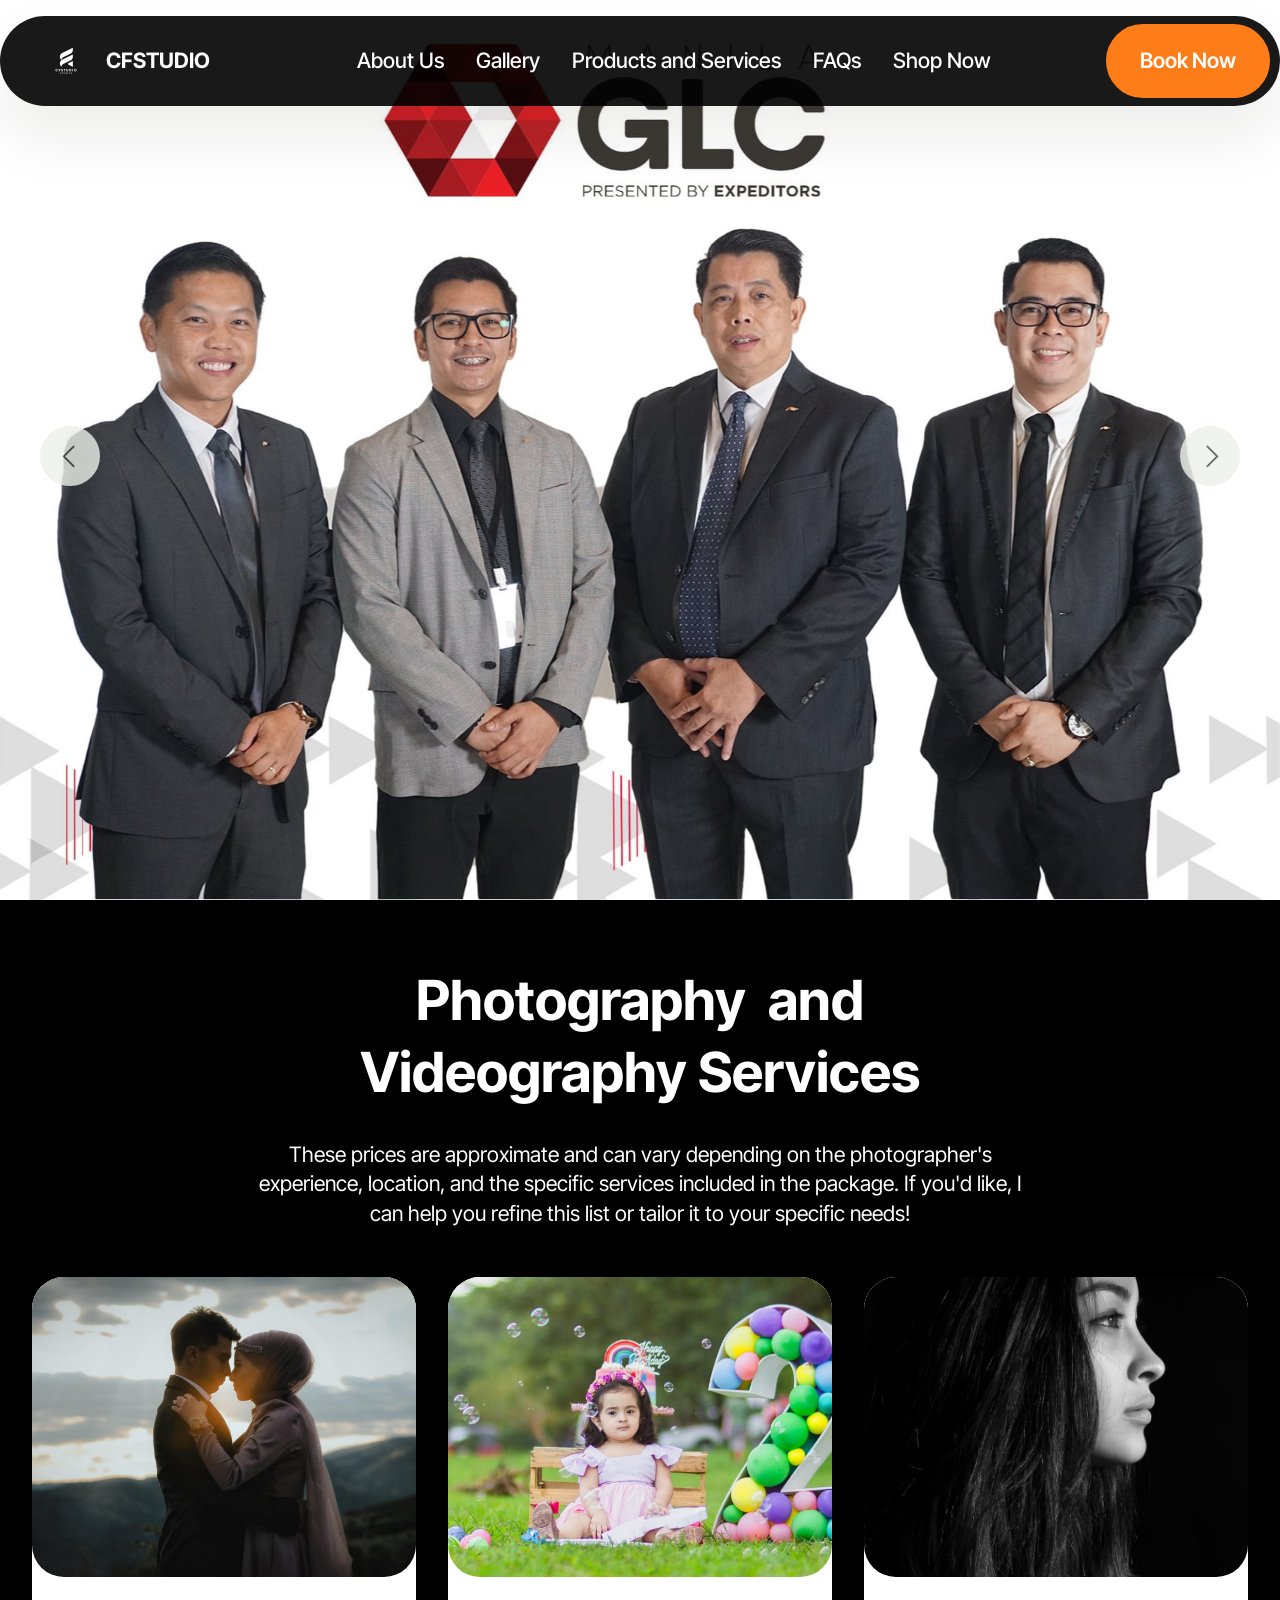
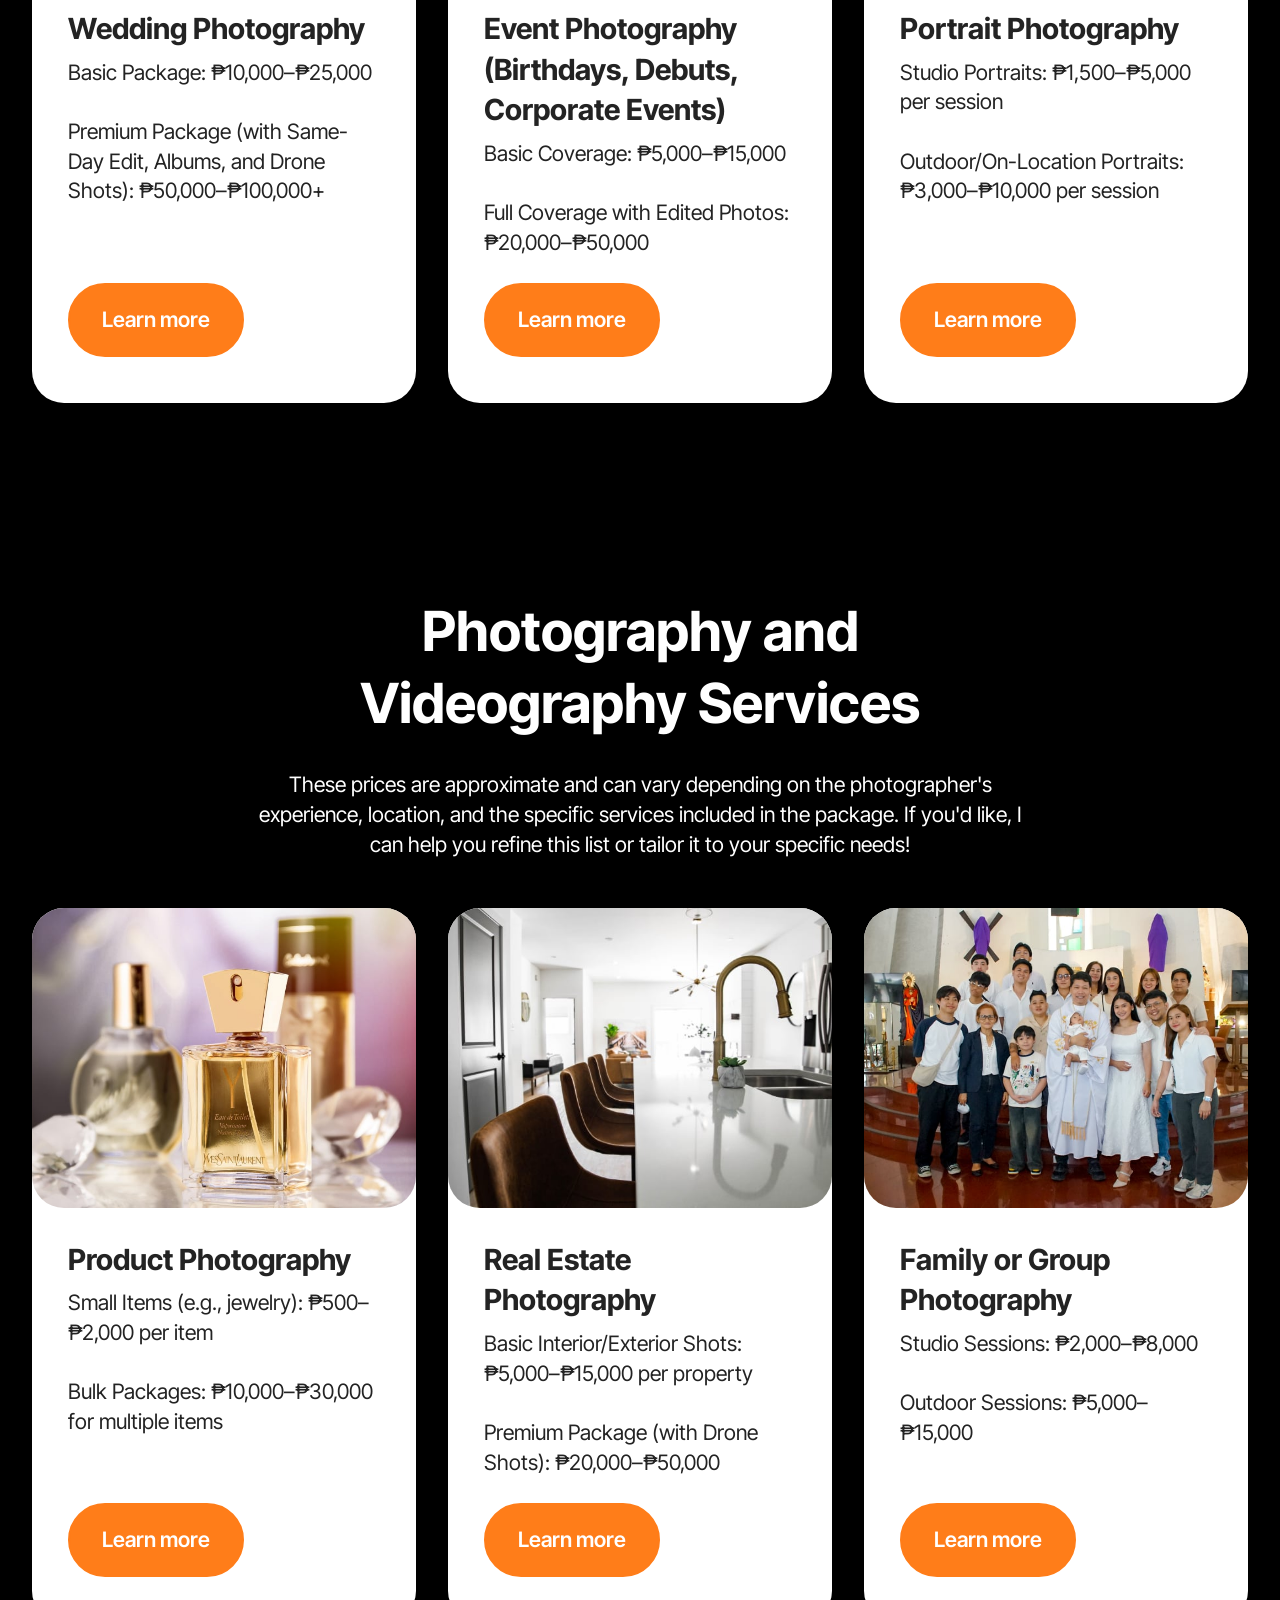
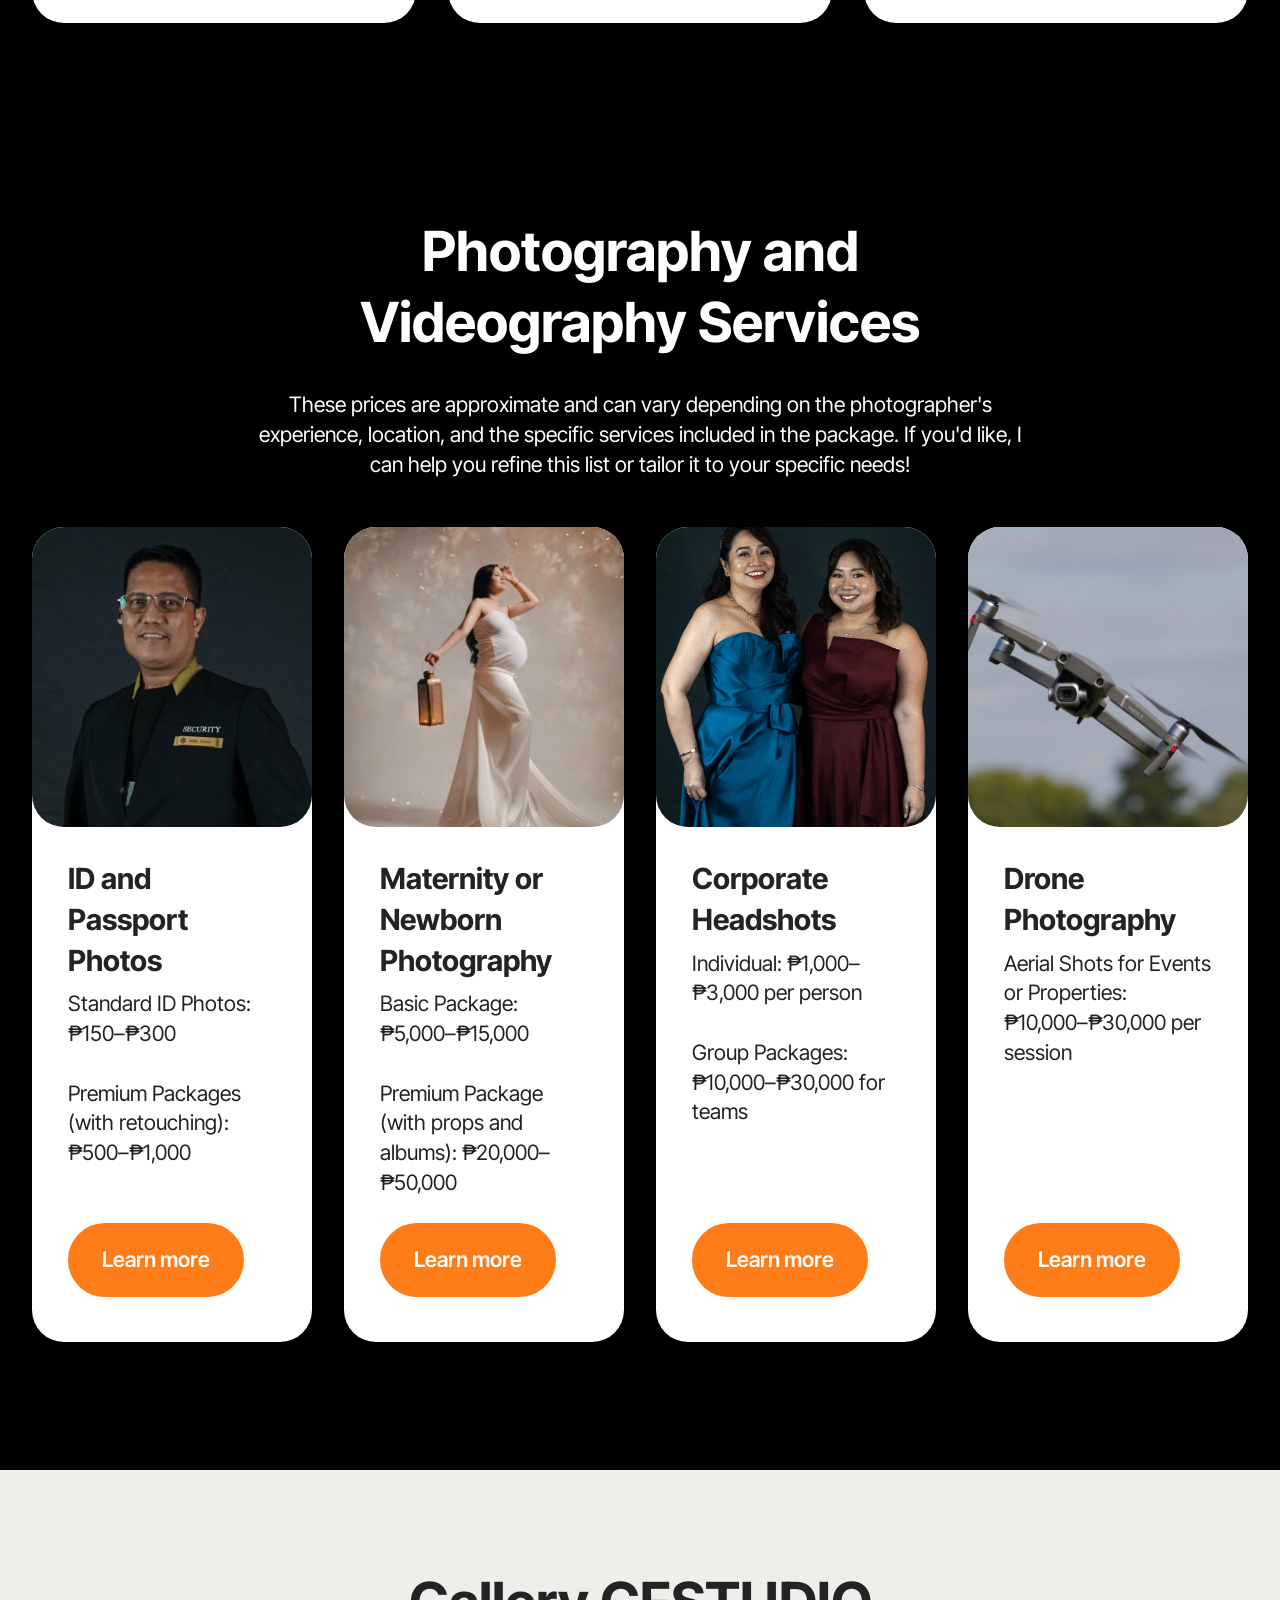
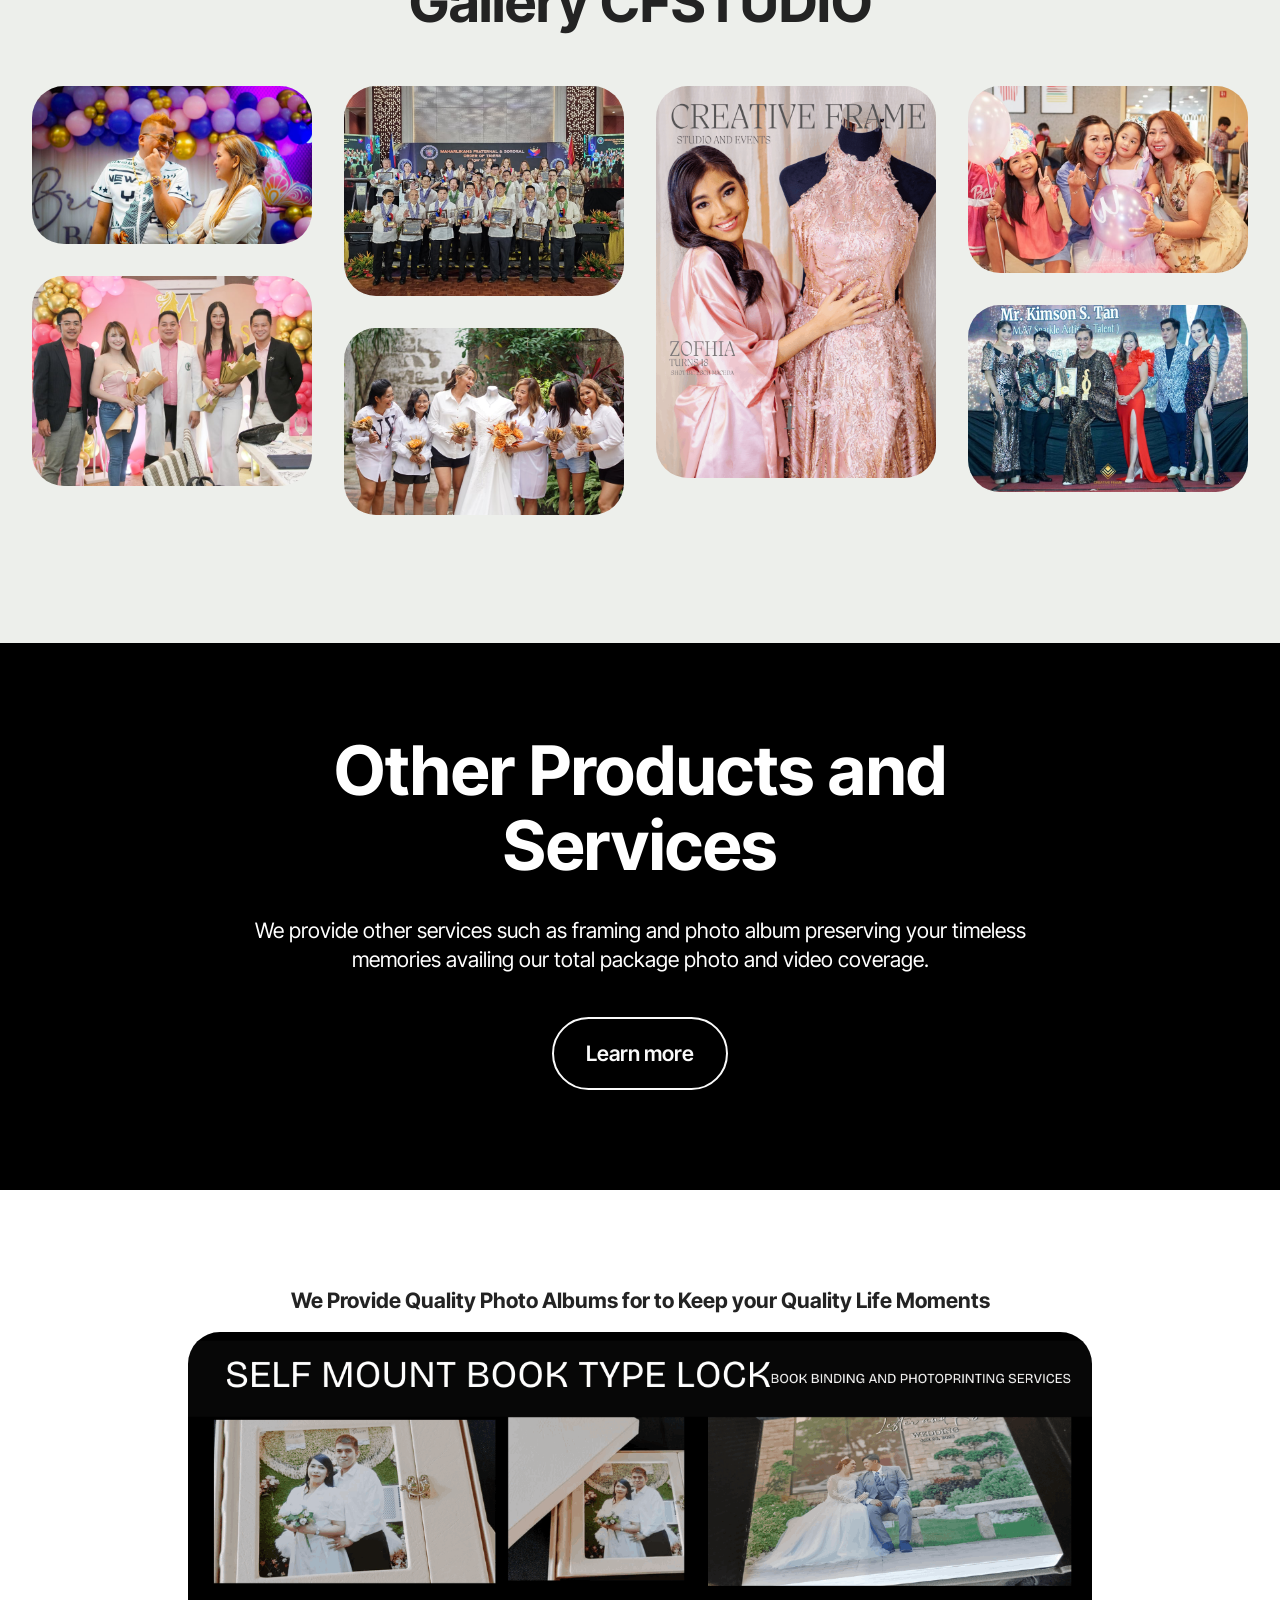
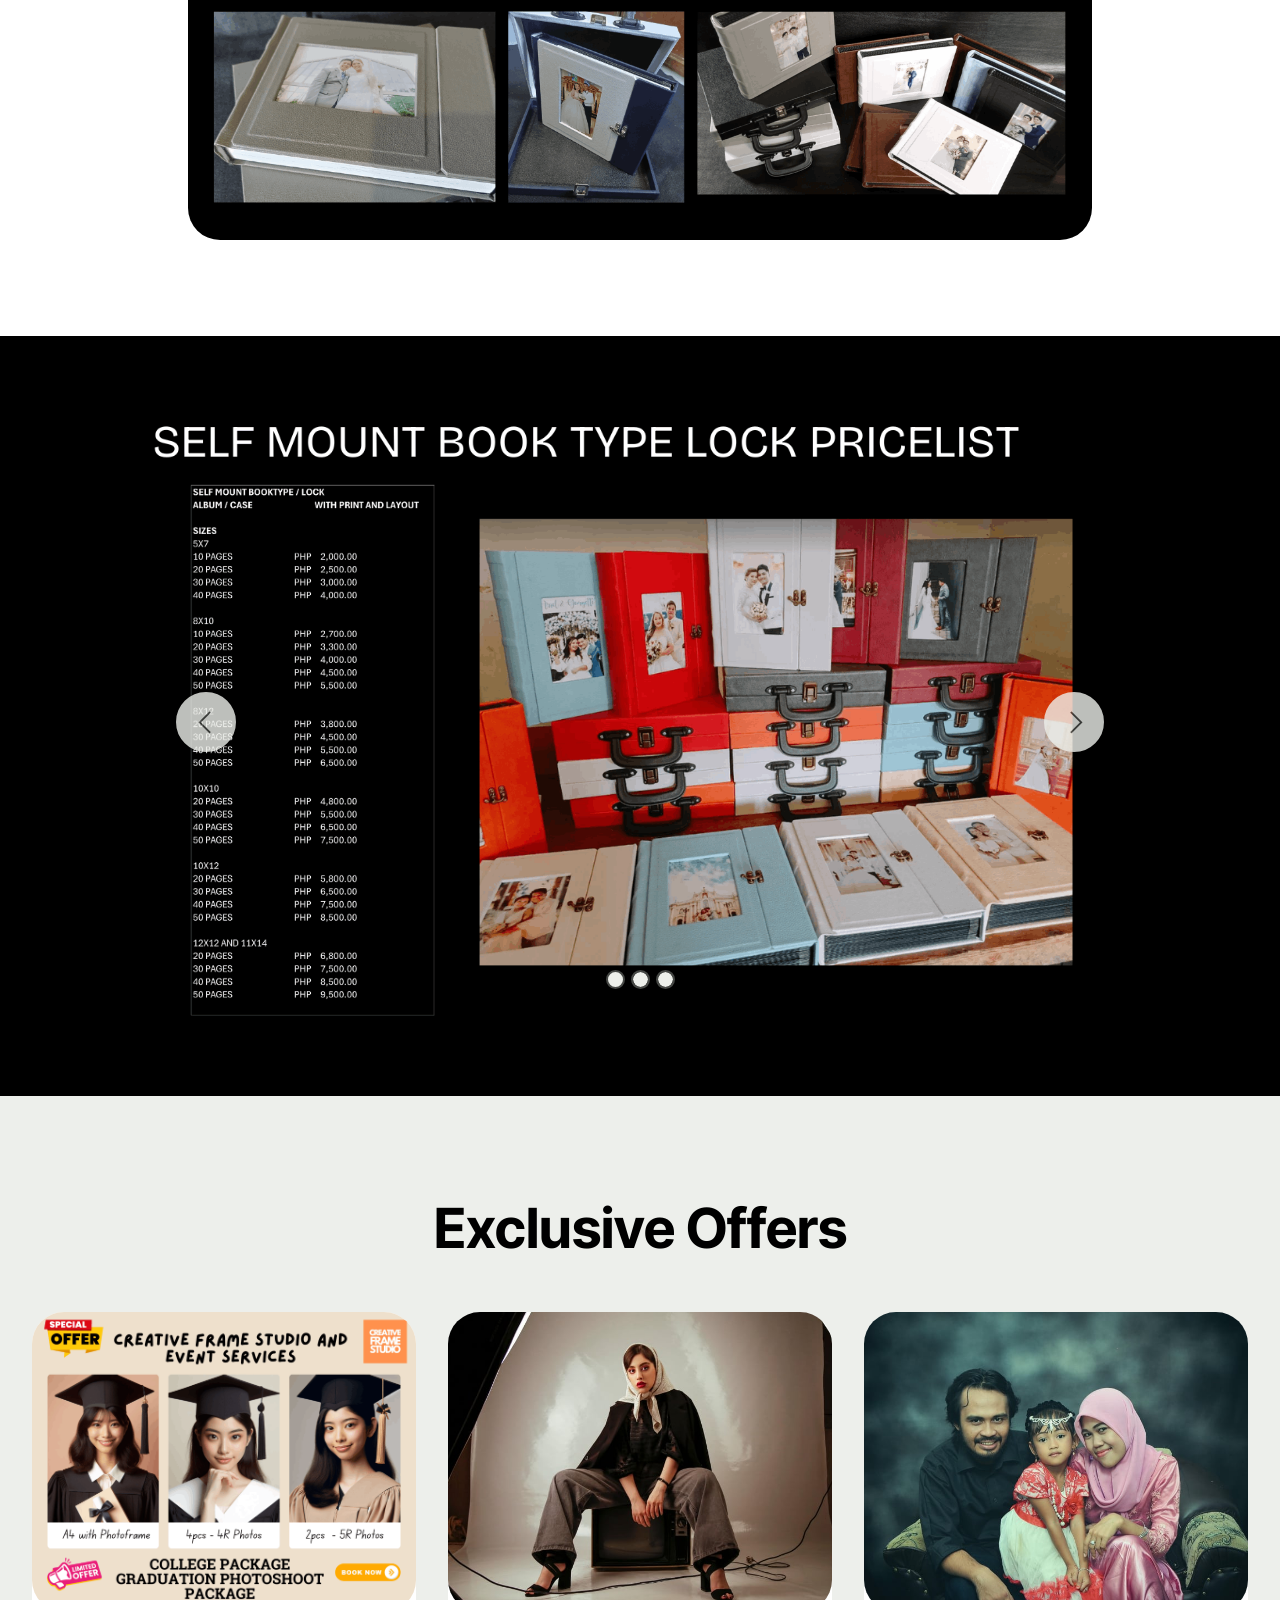
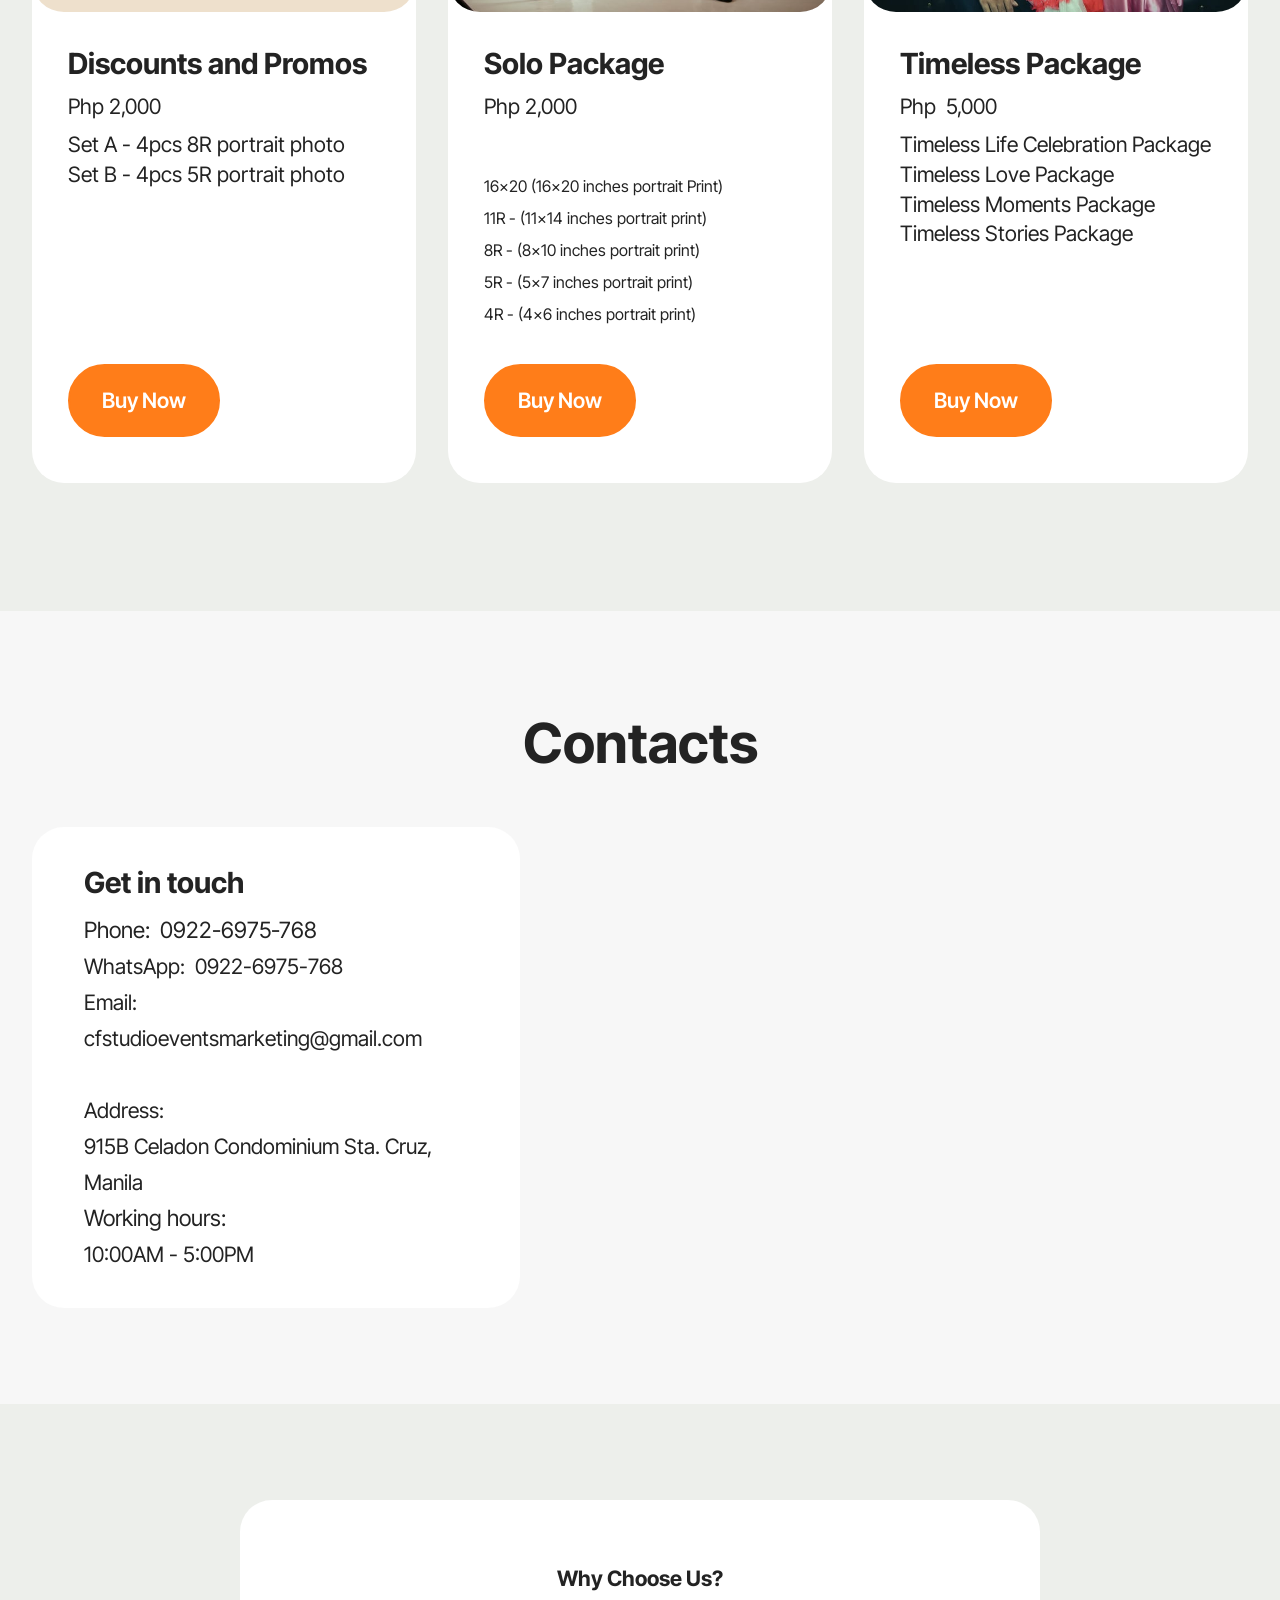
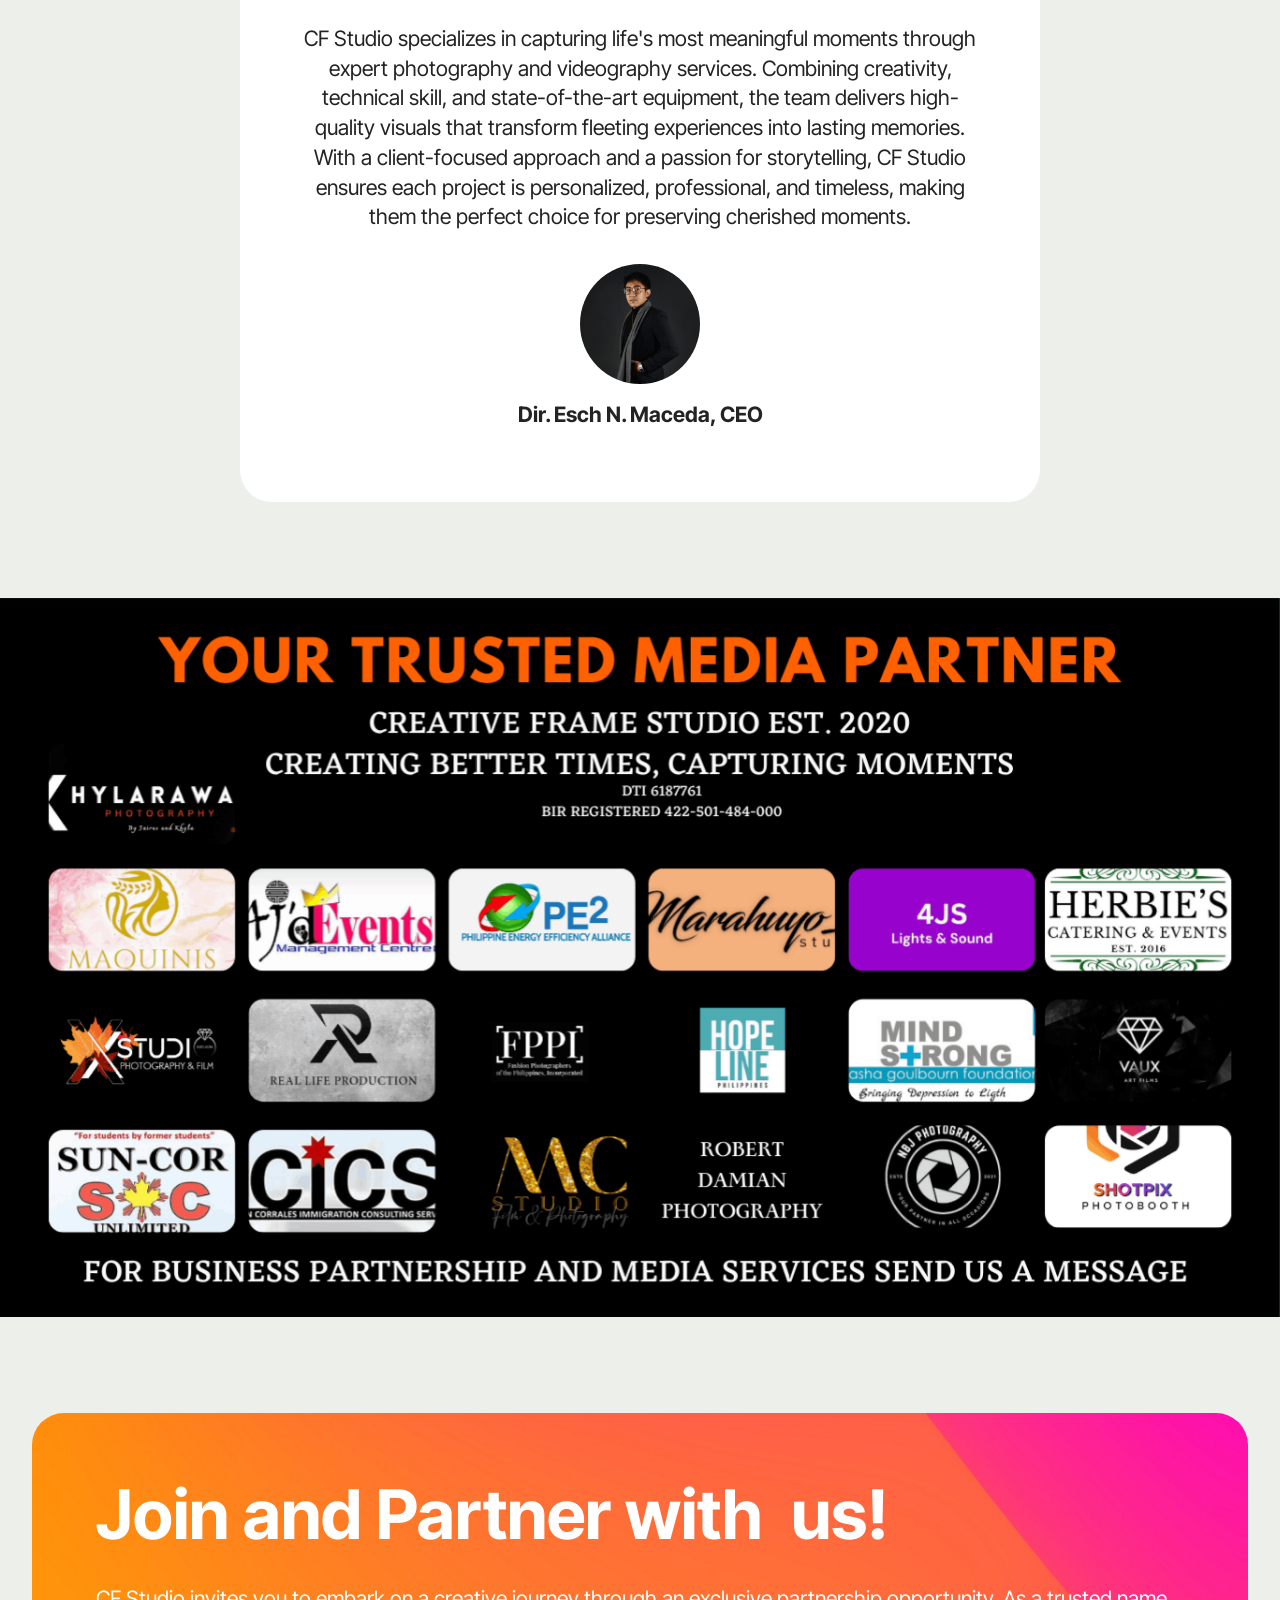
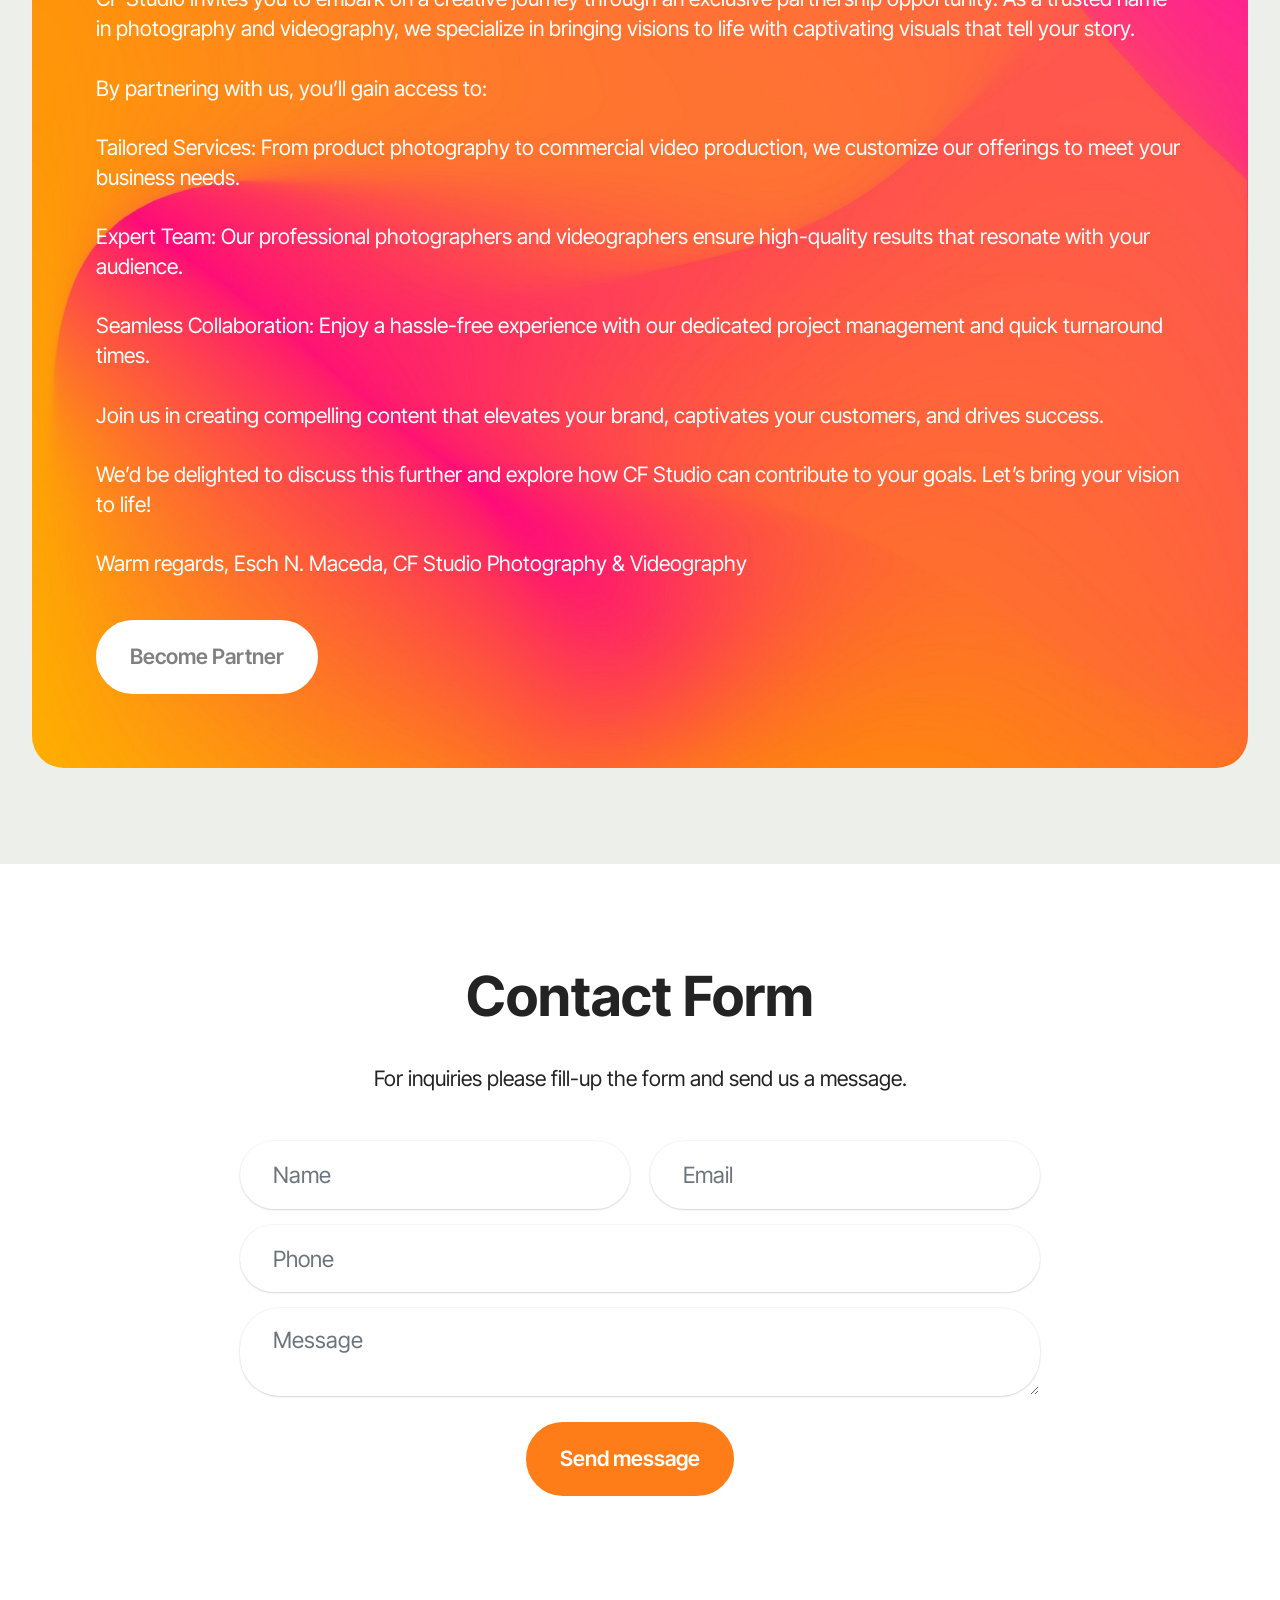
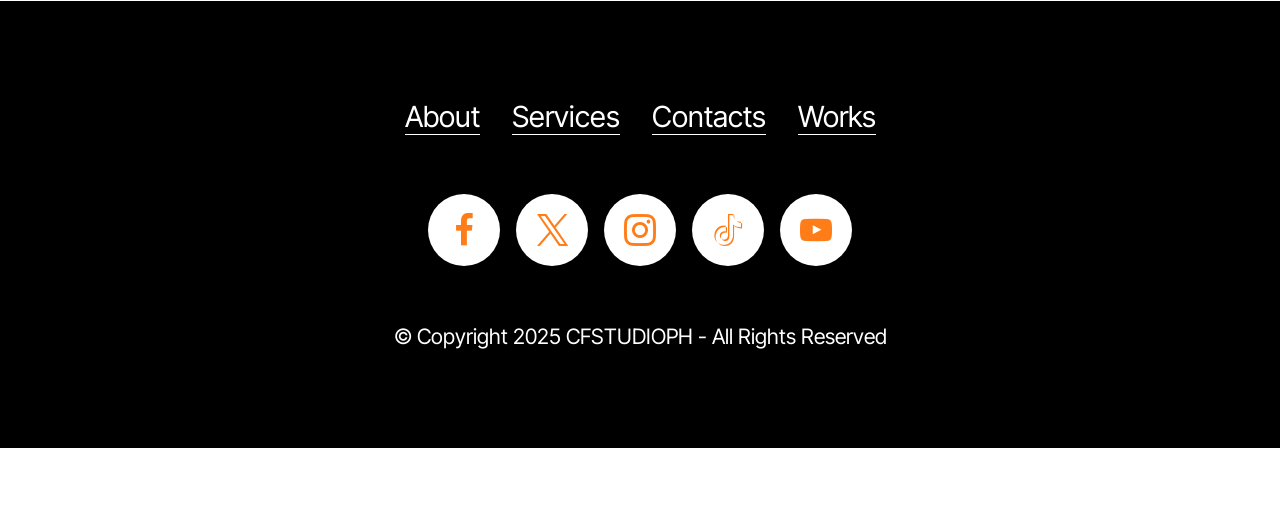
<file: index.html>
<!DOCTYPE html>
<html  >
<head>
  <!-- Site made with Mobirise Website Builder v6.0.1, https://mobirise.com -->
  <meta charset="UTF-8">
  <meta http-equiv="X-UA-Compatible" content="IE=edge">
  <meta name="generator" content="Mobirise v6.0.1, mobirise.com">
  <meta name="viewport" content="width=device-width, initial-scale=1, minimum-scale=1">
  <link rel="shortcut icon" href="assets/images/2.png-96x96.png" type="image/x-icon">
  <meta name="description" content="">
  
  
  <title>Home</title>
  <link rel="stylesheet" href="assets/web/assets/mobirise-icons2/mobirise2.css">
  <link rel="stylesheet" href="assets/bootstrap/css/bootstrap.min.css">
  <link rel="stylesheet" href="assets/bootstrap/css/bootstrap-grid.min.css">
  <link rel="stylesheet" href="assets/bootstrap/css/bootstrap-reboot.min.css">
  <link rel="stylesheet" href="assets/animatecss/animate.css">
  <link rel="stylesheet" href="assets/dropdown/css/style.css">
  <link rel="stylesheet" href="assets/socicon/css/styles.css">
  <link rel="stylesheet" href="assets/theme/css/style.css">
  <link rel="stylesheet" href="assets/gallery/style.css">
  <link rel="preload" href="https://fonts.googleapis.com/css?family=Inter+Tight:100,200,300,400,500,600,700,800,900,100i,200i,300i,400i,500i,600i,700i,800i,900i&display=swap" as="style" onload="this.onload=null;this.rel='stylesheet'">
  <noscript><link rel="stylesheet" href="https://fonts.googleapis.com/css?family=Inter+Tight:100,200,300,400,500,600,700,800,900,100i,200i,300i,400i,500i,600i,700i,800i,900i&display=swap"></noscript>
  <link rel="preload" as="style" href="assets/mobirise/css/mbr-additional.css?v=bP3Unp"><link rel="stylesheet" href="assets/mobirise/css/mbr-additional.css?v=bP3Unp" type="text/css">

  
  
  
</head>
<body>
  
  <section data-bs-version="5.1" class="menu menu2 cid-tJS6tZXiPa" once="menu" id="menu02-0">
	

	<nav class="navbar navbar-dropdown navbar-fixed-top navbar-expand-lg">
		<div class="container">
			<div class="navbar-brand">
				<span class="navbar-logo">
					
						<img src="assets/images/2.png-96x96.png" alt="cfstudioph official logo" style="height: 3rem;">
					
				</span>
				<span class="navbar-caption-wrap"><a class="navbar-caption text-white text-primary display-4" href="index.html">CFSTUDIO</a></span>
			</div>
			<button class="navbar-toggler" type="button" data-toggle="collapse" data-bs-toggle="collapse" data-target="#navbarSupportedContent" data-bs-target="#navbarSupportedContent" aria-controls="navbarNavAltMarkup" aria-expanded="false" aria-label="Toggle navigation">
				<div class="hamburger">
					<span></span>
					<span></span>
					<span></span>
					<span></span>
				</div>
			</button>
			<div class="collapse navbar-collapse" id="navbarSupportedContent">
				<ul class="navbar-nav nav-dropdown" data-app-modern-menu="true"><li class="nav-item">
						<a class="nav-link link text-danger text-primary display-4" href="index.html#people06-21">About Us</a>
					</li>
					<li class="nav-item">
						<a class="nav-link link text-danger text-primary display-4" href="gallery.html" aria-expanded="false">Gallery</a>
					</li>
					<li class="nav-item">
						<a class="nav-link link text-danger text-primary display-4" href="index.html#features04-1y">Products and Services</a>
					</li><li class="nav-item"><a class="nav-link link text-danger text-primary display-4" href="index.html#header15-25">FAQs</a></li><li class="nav-item"><a class="nav-link link text-danger text-primary display-4" href="index.html#pricing02-23">Shop Now</a></li></ul>
				
				<div class="navbar-buttons mbr-section-btn"><a class="btn btn-primary display-4" href="index.html#form02-6">Book Now</a></div>
			</div>
		</div>
	</nav>
</section>

<section data-bs-version="5.1" class="slider3 cid-uIcB20em6r mbr-fullscreen" id="slider03-22">
    
    <div class="carousel slide carousel-fade" id="v6DRSwnmK5" data-ride="carousel" data-bs-ride="carousel" data-interval="3000" data-bs-interval="3000">
        <ol class="carousel-indicators">
            <li data-slide-to="0" data-bs-slide-to="0" class="active" data-target="#v6DRSwnmK5" data-bs-target="#v6DRSwnmK5"></li><li data-slide-to="1" data-bs-slide-to="1" class="" data-target="#v6DRSwnmK5" data-bs-target="#v6DRSwnmK5"></li><li data-slide-to="2" data-bs-slide-to="2" class="" data-target="#v6DRSwnmK5" data-bs-target="#v6DRSwnmK5"></li><li data-slide-to="3" data-bs-slide-to="3" class="" data-target="#v6DRSwnmK5" data-bs-target="#v6DRSwnmK5"></li><li data-slide-to="4" data-bs-slide-to="4" class="" data-target="#v6DRSwnmK5" data-bs-target="#v6DRSwnmK5"></li>
            
            
        </ol>
        <div class="carousel-inner">
            
            <div class="carousel-item slider-image item active">
                <div class="item-wrapper">
                    <img class="d-block w-100" src="assets/images/dsc02268-2.jpg-1980x1320.jpg" alt="cfstudio wedding" data-slide-to="0" data-bs-slide-to="0">
                    
                    
                </div>
            </div><div class="carousel-item slider-image item">
                <div class="item-wrapper">
                    <img class="d-block w-100" src="assets/images/24.jpg-1800x1200.jpg" alt="Mobirise Website Builder" data-slide-to="1" data-bs-slide-to="1">
                    
                    
                </div>
            </div><div class="carousel-item slider-image item">
                <div class="item-wrapper">
                    <img class="d-block w-100" src="assets/images/charlene.jpg-1920x1080.jpeg" alt="cfstudio photography" data-slide-to="2" data-bs-slide-to="2">
                    
                    
                </div>
            </div><div class="carousel-item slider-image item">
                <div class="item-wrapper">
                    <img class="d-block w-100" src="assets/images/4.jpg-1980x825.jpg" alt="Mobirise Website Builder" data-slide-to="3" data-bs-slide-to="3">
                    
                    
                </div>
            </div><div class="carousel-item slider-image item">
                <div class="item-wrapper">
                    <img class="d-block w-100" src="assets/images/janeisha-debut.jpg-1920x1080.jpg" alt="cfstudio photography" data-slide-to="4" data-bs-slide-to="4">
                    
                    
                </div>
            </div>
            
        </div>
        <a class="carousel-control carousel-control-prev" role="button" data-slide="prev" data-bs-slide="prev" href="#v6DRSwnmK5">
            <span class="mobi-mbri mobi-mbri-arrow-prev" aria-hidden="true"></span>
            <span class="sr-only visually-hidden">Previous</span>
        </a>
        <a class="carousel-control carousel-control-next" role="button" data-slide="next" data-bs-slide="next" href="#v6DRSwnmK5">
            <span class="mobi-mbri mobi-mbri-arrow-next" aria-hidden="true"></span>
            <span class="sr-only visually-hidden">Next</span>
        </a>
    </div>
</section>

<section data-bs-version="5.1" class="features4 cid-tMlEXTHLbS" id="features04-w">
	
	
	<div class="container">
		<div class="row justify-content-center">
			<div class="col-12 content-head">
				<div class="mbr-section-head mb-5">
					<h4 class="mbr-section-title mbr-fonts-style align-center mb-0 display-2"><strong>Photography&nbsp; and Videography Services</strong></h4>
					<h5 class="mbr-section-subtitle mbr-fonts-style align-center mb-0 mt-4 display-7">These prices are approximate and can vary depending on the photographer's experience, location, and the specific services included in the package. If you'd like, I can help you refine this list or tailor it to your specific needs!</h5>
					
				</div>
			</div>
		</div>
		<div class="row">
			<div class="item features-image col-12 col-md-6 col-lg-4">
				<div class="item-wrapper">
					<div class="item-img">
						<img src="assets/images/mbr-1-816x544.jpg" alt="cfstudio photography">
					</div>
					<div class="item-content">
						<h5 class="item-title mbr-fonts-style display-5"><strong>Wedding Photography</strong></h5>
						
						<p class="mbr-text mbr-fonts-style display-7">Basic Package: ₱10,000–₱25,000<br><br>Premium Package (with Same-Day Edit, Albums, and Drone Shots): ₱50,000–₱100,000+</p>
						<div class="mbr-section-btn item-footer"><a href="page10.html" class="btn item-btn btn-primary display-7">Learn more</a></div>
					</div>

				</div>
			</div>
			<div class="item features-image col-12 col-md-6 col-lg-4">
				<div class="item-wrapper">
					<div class="item-img">
						<img src="assets/images/mbr-816x512.jpg" alt="cfstudio photography">
					</div>
					<div class="item-content">
						<h5 class="item-title mbr-fonts-style display-5"><strong>Event Photography (Birthdays, Debuts, Corporate Events)</strong></h5>
						
						<p class="mbr-text mbr-fonts-style display-7">Basic Coverage: ₱5,000–₱15,000<br><br>Full Coverage with Edited Photos: ₱20,000–₱50,000</p>
						<div class="mbr-section-btn item-footer"><a href="page10.html" class="btn item-btn btn-primary display-7">Learn more</a></div>
					</div>
				</div>
			</div>
			<div class="item features-image col-12 col-md-6 col-lg-4">
				<div class="item-wrapper">
					<div class="item-img">
						<img src="assets/images/mbr-816x1154.jpg" alt="cfstudio photography">
					</div>
					<div class="item-content">
						<h5 class="item-title mbr-fonts-style display-5"><strong>Portrait Photography</strong></h5>
						
						<p class="mbr-text mbr-fonts-style display-7">Studio Portraits: ₱1,500–₱5,000 per session<br><br>Outdoor/On-Location Portraits: ₱3,000–₱10,000 per session<br>
						</p>
						<div class="mbr-section-btn item-footer"><a href="page10.html" class="btn item-btn btn-primary display-7">Learn more</a></div>
					</div>
				</div>
			</div>
		</div>
	</div>
</section>

<section data-bs-version="5.1" class="features4 cid-uIa3EhTugC" id="features04-1y">
	
	
	<div class="container">
		<div class="row justify-content-center">
			<div class="col-12 content-head">
				<div class="mbr-section-head mb-5">
					<h4 class="mbr-section-title mbr-fonts-style align-center mb-0 display-2"><strong>Photography  and Videography Services</strong></h4>
					<h5 class="mbr-section-subtitle mbr-fonts-style align-center mb-0 mt-4 display-7">These prices are approximate and can vary depending on the photographer's experience, location, and the specific services included in the package. If you'd like, I can help you refine this list or tailor it to your specific needs!</h5>
					
				</div>
			</div>
		</div>
		<div class="row">
			<div class="item features-image col-12 col-md-6 col-lg-4">
				<div class="item-wrapper">
					<div class="item-img">
						<img src="assets/images/mbr-816x544.jpg" alt="cfstudioph">
					</div>
					<div class="item-content">
						<h5 class="item-title mbr-fonts-style display-5"><strong>Product Photography</strong></h5>
						
						<p class="mbr-text mbr-fonts-style display-7">Small Items (e.g., jewelry): ₱500–₱2,000 per item<br><br>Bulk Packages: ₱10,000–₱30,000 for multiple items</p>
						<div class="mbr-section-btn item-footer"><a href="page10.html" class="btn item-btn btn-primary display-7">Learn more</a></div>
					</div>

				</div>
			</div>
			<div class="item features-image col-12 col-md-6 col-lg-4">
				<div class="item-wrapper">
					<div class="item-img">
						<img src="assets/images/mbr-816x459.jpg" alt="cfstudio photography">
					</div>
					<div class="item-content">
						<h5 class="item-title mbr-fonts-style display-5"><strong>Real Estate Photography</strong></h5>
						
						<p class="mbr-text mbr-fonts-style display-7">Basic Interior/Exterior Shots: ₱5,000–₱15,000 per property<br><br>Premium Package (with Drone Shots): ₱20,000–₱50,000</p>
						<div class="mbr-section-btn item-footer"><a href="page10.html" class="btn item-btn btn-primary display-7">Learn more</a></div>
					</div>
				</div>
			</div>
			<div class="item features-image col-12 col-md-6 col-lg-4">
				<div class="item-wrapper">
					<div class="item-img">
						<img src="assets/images/dsc06325.jpg-816x544.jpg" alt="cfstudio family group photography">
					</div>
					<div class="item-content">
						<h5 class="item-title mbr-fonts-style display-5"><strong>Family or Group Photography</strong></h5>
						
						<p class="mbr-text mbr-fonts-style display-7">Studio Sessions: ₱2,000–₱8,000<br><br>Outdoor Sessions: ₱5,000–₱15,000<br>
						</p>
						<div class="mbr-section-btn item-footer"><a href="page10.html" class="btn item-btn btn-primary display-7">Learn more</a></div>
					</div>
				</div>
			</div>
		</div>
	</div>
</section>

<section data-bs-version="5.1" class="features4 cid-uIa3V3j1Fn" id="features04-1z">
	
	
	<div class="container">
		<div class="row justify-content-center">
			<div class="col-12 content-head">
				<div class="mbr-section-head mb-5">
					<h4 class="mbr-section-title mbr-fonts-style align-center mb-0 display-2"><strong>Photography  and Videography Services</strong></h4>
					<h5 class="mbr-section-subtitle mbr-fonts-style align-center mb-0 mt-4 display-7">These prices are approximate and can vary depending on the photographer's experience, location, and the specific services included in the package. If you'd like, I can help you refine this list or tailor it to your specific needs!</h5>
					
				</div>
			</div>
		</div>
		<div class="row">
			<div class="item features-image col-12 col-md-6 col-lg-3">
				<div class="item-wrapper">
					<div class="item-img">
						<img src="assets/images/dsc02306.jpg-596x894.jpeg" alt="ID and Passport Portrait">
					</div>
					<div class="item-content">
						<h5 class="item-title mbr-fonts-style display-5"><strong>ID and Passport Photos</strong></h5>
						
						<p class="mbr-text mbr-fonts-style display-7">Standard ID Photos: ₱150–₱300<br><br>Premium Packages (with retouching): ₱500–₱1,000</p>
						<div class="mbr-section-btn item-footer"><a href="page10.html" class="btn item-btn btn-primary display-7">Learn more</a></div>
					</div>

				</div>
			</div>
			<div class="item features-image col-12 col-md-6 col-lg-3">
				<div class="item-wrapper">
					<div class="item-img">
						<img src="assets/images/mbr-596x835.jpg" alt="Mobirise Website Builder">
					</div>
					<div class="item-content">
						<h5 class="item-title mbr-fonts-style display-5"><strong>Maternity or Newborn Photography</strong></h5>
						
						<p class="mbr-text mbr-fonts-style display-7">Basic Package: ₱5,000–₱15,000<br><br>Premium Package (with props and albums): ₱20,000–₱50,000</p>
						<div class="mbr-section-btn item-footer"><a href="page10.html" class="btn item-btn btn-primary display-7">Learn more</a></div>
					</div>
				</div>
			</div>
			<div class="item features-image col-12 col-md-6 col-lg-3">
				<div class="item-wrapper">
					<div class="item-img">
						<img src="assets/images/202.png-596x894.png" alt="cfstudio portrait">
					</div>
					<div class="item-content">
						<h5 class="item-title mbr-fonts-style display-5"><strong>Corporate Headshots</strong></h5>
						
						<p class="mbr-text mbr-fonts-style display-7">Individual: ₱1,000–₱3,000 per person<br><br>Group Packages: ₱10,000–₱30,000 for teams<br>
						</p>
						<div class="mbr-section-btn item-footer"><a href="page10.html" class="btn item-btn btn-primary display-7">Learn more</a></div>
					</div>
				</div>
			</div><div class="item features-image col-12 col-md-6 col-lg-3">
				<div class="item-wrapper">
					<div class="item-img">
						<img src="assets/images/mbr-1920x1277.jpg" alt="Mobirise Website Builder" data-slide-to="3" data-bs-slide-to="4">
					</div>
					<div class="item-content">
						<h5 class="item-title mbr-fonts-style display-5"><strong>Drone Photography</strong></h5>
						
						<p class="mbr-text mbr-fonts-style display-7">Aerial Shots for Events or Properties: ₱10,000–₱30,000 per session<br>
						</p>
						<div class="mbr-section-btn item-footer"><a href="page10.html" class="btn item-btn btn-primary display-7">Learn more</a></div>
					</div>
				</div>
			</div>
		</div>
	</div>
</section>

<section data-bs-version="5.1" class="gallery1 mbr-gallery cid-tMlDYtQ5fF" id="gallery02-v">
    

    
    

    <div class="container-fluid">
        <div class="row justify-content-center">
            <div class="col-12 content-head">
                <div class="mbr-section-head mb-5">
                    <h3 class="mbr-section-title mbr-fonts-style align-center m-0 display-2"><strong>Gallery CFSTUDIO</strong></h3>
                    
                </div>
            </div>
        </div>
        <div class="row mbr-gallery mbr-masonry" data-masonry="{&quot;percentPosition&quot;: true }">
            <div class="col-12 col-md-6 col-lg-3 item gallery-image">
                <div class="item-wrapper" data-toggle="modal" data-bs-toggle="modal" data-target="#v6DRSAH46v-modal" data-bs-target="#v6DRSAH46v-modal">
                    <img class="w-100" src="assets/images/dsc01506.jpg-838x472.jpg" alt="CFSTUDIO BIRTHDAY" data-slide-to="0" data-bs-slide-to="0" data-target="#lb-v6DRSAH46v" data-bs-target="#lb-v6DRSAH46v">
                    <div class="icon-wrapper">
                        <span class="mobi-mbri mobi-mbri-search mbr-iconfont mbr-iconfont-btn"></span>
                    </div>
                </div>
                
            </div>
            <div class="col-12 col-md-6 col-lg-3 item gallery-image">
                <div class="item-wrapper" data-toggle="modal" data-bs-toggle="modal" data-target="#v6DRSAH46v-modal" data-bs-target="#v6DRSAH46v-modal">
                    <img class="w-100" src="assets/images/20230910-2217100.jpg-838x629.jpg" alt="cfstudio corporate" data-slide-to="1" data-bs-slide-to="1" data-target="#lb-v6DRSAH46v" data-bs-target="#lb-v6DRSAH46v">
                    <div class="icon-wrapper">
                        <span class="mobi-mbri mobi-mbri-search mbr-iconfont mbr-iconfont-btn"></span>
                    </div>
                </div>
                
            </div>
            <div class="col-12 col-md-6 col-lg-3 item gallery-image">
                <div class="item-wrapper" data-toggle="modal" data-bs-toggle="modal" data-target="#v6DRSAH46v-modal" data-bs-target="#v6DRSAH46v-modal">
                    <img class="w-100" src="assets/images/debut-posters.png-838x1173.png" alt="Mobirise Website Builder" data-slide-to="2" data-bs-slide-to="2" data-target="#lb-v6DRSAH46v" data-bs-target="#lb-v6DRSAH46v">
                    <div class="icon-wrapper">
                        <span class="mobi-mbri mobi-mbri-search mbr-iconfont mbr-iconfont-btn"></span>
                    </div>
                </div>
                
            </div>
            <div class="col-12 col-md-6 col-lg-3 item gallery-image">
                <div class="item-wrapper" data-toggle="modal" data-bs-toggle="modal" data-target="#v6DRSAH46v-modal" data-bs-target="#v6DRSAH46v-modal">
                    <img class="w-100" src="assets/images/dsc06583.jpg-838x559.jpg" alt="cfstudio photography" data-slide-to="3" data-bs-slide-to="3" data-target="#lb-v6DRSAH46v" data-bs-target="#lb-v6DRSAH46v">
                    <div class="icon-wrapper">
                        <span class="mobi-mbri mobi-mbri-search mbr-iconfont mbr-iconfont-btn"></span>
                    </div>
                </div>
                
            </div>
            <div class="col-12 col-md-6 col-lg-3 item gallery-image">
                <div class="item-wrapper" data-toggle="modal" data-bs-toggle="modal" data-target="#v6DRSAH46v-modal" data-bs-target="#v6DRSAH46v-modal">
                    <img class="w-100" src="assets/images/img-7732.jpg-838x629.jpg" alt="cfstudio business opening" data-slide-to="4" data-bs-slide-to="4" data-target="#lb-v6DRSAH46v" data-bs-target="#lb-v6DRSAH46v">
                    <div class="icon-wrapper">
                        <span class="mobi-mbri mobi-mbri-search mbr-iconfont mbr-iconfont-btn"></span>
                    </div>
                </div>
                
            </div>
            <div class="col-12 col-md-6 col-lg-3 item gallery-image">
                <div class="item-wrapper" data-toggle="modal" data-bs-toggle="modal" data-target="#v6DRSAH46v-modal" data-bs-target="#v6DRSAH46v-modal">
                    <img class="w-100" src="assets/images/dsc06383.jpg-838x559.jpg" alt="cfstudio fashion" data-slide-to="5" data-bs-slide-to="5" data-target="#lb-v6DRSAH46v" data-bs-target="#lb-v6DRSAH46v">
                    <div class="icon-wrapper">
                        <span class="mobi-mbri mobi-mbri-search mbr-iconfont mbr-iconfont-btn"></span>
                    </div>
                </div>
                
            </div>
            <div class="col-12 col-md-6 col-lg-3 item gallery-image">
                <div class="item-wrapper" data-toggle="modal" data-bs-toggle="modal" data-target="#v6DRSAH46v-modal" data-bs-target="#v6DRSAH46v-modal">
                    <img class="w-100" src="assets/images/dsc08900.jpg-838x559.jpg" alt="cfstudio wedding" data-slide-to="6" data-bs-slide-to="6" data-target="#lb-v6DRSAH46v" data-bs-target="#lb-v6DRSAH46v">
                    <div class="icon-wrapper">
                        <span class="mobi-mbri mobi-mbri-search mbr-iconfont mbr-iconfont-btn"></span>
                    </div>
                </div>
                
            </div>
        </div>

        <div class="modal mbr-slider" tabindex="-1" role="dialog" aria-hidden="true" id="v6DRSAH46v-modal">
            <div class="modal-dialog" role="document">
                <div class="modal-content">
                    <div class="modal-body">
                        <div class="carousel slide" id="lb-v6DRSAH46v" data-interval="5000" data-bs-interval="5000">
                            <div class="carousel-inner">
                                <div class="carousel-item active">
                                    <img class="d-block w-100" src="assets/images/dsc01506.jpg-838x472.jpg" alt="Mobirise Website Builder">
                                </div>
                                <div class="carousel-item">
                                    <img class="d-block w-100" src="assets/images/20230910-2217100.jpg-838x629.jpg" alt="Mobirise Website Builder">
                                </div>
                                <div class="carousel-item">
                                    <img class="d-block w-100" src="assets/images/debut-posters.png-838x1173.png" alt="Mobirise Website Builder">
                                </div>
                                <div class="carousel-item">
                                    <img class="d-block w-100" src="assets/images/dsc06583.jpg-838x559.jpg" alt="Mobirise Website Builder">
                                </div>
                                <div class="carousel-item">
                                    <img class="d-block w-100" src="assets/images/img-7732.jpg-838x629.jpg" alt="Mobirise Website Builder">
                                </div>
                                <div class="carousel-item">
                                    <img class="d-block w-100" src="assets/images/dsc06383.jpg-838x559.jpg" alt="Mobirise Website Builder">
                                </div>
                                <div class="carousel-item">
                                    <img class="d-block w-100" src="assets/images/dsc08900.jpg-838x559.jpg" alt="Mobirise Website Builder">
                                </div>
                            </div>
                            <ol class="carousel-indicators">
                                <li data-slide-to="0" data-bs-slide-to="0" class="active" data-target="#lb-v6DRSAH46v" data-bs-target="#lb-v6DRSAH46v"></li>
                                <li data-slide-to="1" data-bs-slide-to="1" data-target="#lb-v6DRSAH46v" data-bs-target="#lb-v6DRSAH46v"></li>
                                <li data-slide-to="2" data-bs-slide-to="2" data-target="#lb-v6DRSAH46v" data-bs-target="#lb-v6DRSAH46v"></li>
                                <li data-slide-to="3" data-bs-slide-to="3" data-target="#lb-v6DRSAH46v" data-bs-target="#lb-v6DRSAH46v"></li>
                                <li data-slide-to="4" data-bs-slide-to="4" data-target="#lb-v6DRSAH46v" data-bs-target="#lb-v6DRSAH46v"></li>
                                <li data-slide-to="5" data-bs-slide-to="5" data-target="#lb-v6DRSAH46v" data-bs-target="#lb-v6DRSAH46v"></li>
                                <li data-slide-to="6" data-bs-slide-to="6" data-target="#lb-v6DRSAH46v" data-bs-target="#lb-v6DRSAH46v"></li>
                            </ol>
                            <a role="button" href="" class="close" data-dismiss="modal" data-bs-dismiss="modal" aria-label="Close">
                            </a>
                            <a class="carousel-control-prev carousel-control" role="button" data-slide="prev" data-bs-slide="prev" href="#lb-v6DRSAH46v">
                                <span class="mobi-mbri mobi-mbri-arrow-prev" aria-hidden="true"></span>
                                <span class="sr-only visually-hidden">Previous</span>
                            </a>
                            <a class="carousel-control-next carousel-control" role="button" data-slide="next" data-bs-slide="next" href="#lb-v6DRSAH46v">
                                <span class="mobi-mbri mobi-mbri-arrow-next" aria-hidden="true"></span>
                                <span class="sr-only visually-hidden">Next</span>
                            </a>
                        </div>
                    </div>
                </div>
            </div>
        </div>
    </div>
</section>

<section data-bs-version="5.1" class="header09 cid-tLAX5BnXkJ" id="header09-q">
	
	
	<div class="container">
		<div class="row">
			<div class="content-wrap col-12 col-md-8">
				<h1 class="mbr-section-title mbr-fonts-style mbr-white mb-4 display-1"><strong>Other Products and Services</strong></h1>
				
				<p class="mbr-fonts-style mbr-text mbr-white mb-4 display-7">
					We provide other services such as framing and photo album preserving your timeless memories availing our total package photo and video coverage.</p>
				<div class="mbr-section-btn"><a class="btn btn-white-outline display-7" href="page10.html#menu02-2e">Learn more</a></div>
			</div>
		</div>
	</div>
</section>

<section data-bs-version="5.1" class="image3 cid-uIksIKauAh" id="image03-26">
  

  
  

  <div class="container">
    <div class="row justify-content-center">
      <div class="col-12 col-lg-9">
        <h4 class="mbr-description mbr-fonts-style mb-3 align-center display-7">
          <strong>We Provide Quality Photo Albums for to Keep your Quality Life Moments</strong></h4>
        
        <div class="image-wrapper">
          <img class="w-100" src="assets/images/56.png-1366x768.png" alt="cfstudio photoalbum">
        </div>
      </div>
    </div>
  </div>
</section>

<section data-bs-version="5.1" class="slider05 cid-uIkt0VELh9" id="slider05-27">
    

    <div class="container">
        <div class="row justify-content-center">
            <div class="col-12 col-md-10">
                <div class="carousel slide" id="v6DRSDUjaV" data-interval="5000" data-bs-interval="5000">
                    <ol class="carousel-indicators">
                        <li data-slide-to="0" data-bs-slide-to="0" class="active" data-target="#v6DRSDUjaV" data-bs-target="#v6DRSDUjaV"></li>
                        <li data-slide-to="1" data-bs-slide-to="1" data-target="#v6DRSDUjaV" data-bs-target="#v6DRSDUjaV"></li>
                        <li data-slide-to="2" data-bs-slide-to="2" data-target="#v6DRSDUjaV" data-bs-target="#v6DRSDUjaV"></li>
                    </ol>
                    <div class="carousel-inner">
                        
                        <div class="carousel-item slider-image item active">
                            <div class="item-wrapper">
                                
                                <img class="d-block w-100" src="assets/images/57.png-1366x768.png" alt="cfstudio photo album services" data-slide-to="1" data-bs-slide-to="1">
                            </div>
                        </div>
                        <div class="carousel-item slider-image item">
                            <div class="item-wrapper">
                                
                                <img class="d-block w-100" src="assets/images/59.png-1366x768.png" alt="cfstudio photo album services" data-slide-to="1" data-bs-slide-to="1">
                            </div>
                        </div><div class="carousel-item slider-image item">
                            <div class="item-wrapper">
                                
                                <img class="d-block w-100" src="assets/images/58.png-1366x768.png" alt="cfstudio photo album services" data-slide-to="2" data-bs-slide-to="2">
                            </div>
                        </div>
                    </div>
                    <a class="carousel-control carousel-control-prev" role="button" data-slide="prev" data-bs-slide="prev" href="#v6DRSDUjaV">
                        <span class="mobi-mbri mobi-mbri-arrow-prev" aria-hidden="true"></span>
                        <span class="sr-only visually-hidden">Previous</span>
                    </a>
                    <a class="carousel-control carousel-control-next" role="button" data-slide="next" data-bs-slide="next" href="#v6DRSDUjaV">
                        <span class="mobi-mbri mobi-mbri-arrow-next" aria-hidden="true"></span>
                        <span class="sr-only visually-hidden">Next</span>
                    </a>
                </div>
            </div>
        </div>
    </div>
</section>

<section data-bs-version="5.1" class="pricing02 cid-uId8oNo7Uq" id="pricing02-23">
  
  
  <div class="container">
    <div class="row justify-content-center">
      <div class="col-12 content-head">
        <div class="mbr-section-head mb-5">
          <h4 class="mbr-section-title mbr-fonts-style align-center mb-0 display-2"><strong>Exclusive Offers</strong></h4>
          
          
        </div>
      </div>
    </div>
    <div class="row">
      <div class="item features-image col-12 col-md-6 col-lg-4">
        <div class="item-wrapper">
          <div class="item-img">
            <img src="assets/images/3.png-816x653.png" alt="cfstudio photography">
          </div>
          <div class="item-content">
            <h5 class="item-title mbr-fonts-style display-5">
              <strong>Discounts and Promos</strong></h5>
            <h6 class="item-subtitle mbr-fonts-style display-7">Php 2,000</h6>
            <p class="mbr-text mbr-fonts-style display-7">
              Set A - 4pcs 8R portrait photo<br>Set B - 4pcs 5R portrait photo</p>
            <div class="mbr-section-btn item-footer"><a href="https://www.facebook.com/cfstudioph" class="btn item-btn btn-primary display-7" target="_blank">Buy Now</a></div>
          </div>

        </div>
      </div>
      <div class="item features-image col-12 col-md-6 col-lg-4">
        <div class="item-wrapper">
          <div class="item-img">
            <img src="assets/images/mbr-2-816x544.jpg" alt="cfstudio photography">
          </div>
          <div class="item-content">
            <h5 class="item-title mbr-fonts-style display-5"><strong>Solo Package</strong></h5>
            <h6 class="item-subtitle mbr-fonts-style display-7">Php 2,000</h6>
            <p class="mbr-text mbr-fonts-style display-7"></p><p><br></p><p>16x20 (16x20 inches portrait Print)</p><p>11R - (11x14 inches portrait print)</p><p>8R - (8x10 inches portrait print)</p><p>5R - (5x7 inches portrait print)</p><p>4R - (4x6 inches portrait print)</p><p></p>
            <div class="mbr-section-btn item-footer"><a href="https://www.facebook.com/cfstudioph" class="btn item-btn btn-primary display-7" target="_blank">Buy Now</a></div>
          </div>
        </div>
      </div>
      <div class="item features-image col-12 col-md-6 col-lg-4">
        <div class="item-wrapper">
          <div class="item-img">
            <img src="assets/images/mbr-816x541.jpg" alt="cfstudio photography">
          </div>
          <div class="item-content">
            <h5 class="item-title mbr-fonts-style display-5"><strong>Timeless Package</strong></h5>
            <h6 class="item-subtitle mbr-fonts-style display-7">Php&nbsp; 5,000</h6>
            <p class="mbr-text mbr-fonts-style display-7">Timeless Life Celebration Package<br>Timeless Love Package<br>Timeless Moments Package<br>Timeless Stories Package</p>
            <div class="mbr-section-btn item-footer"><a href="https://www.facebook.com/cfstudioph" class="btn item-btn btn-primary display-7" target="_blank">Buy Now</a></div>
          </div>
        </div>
      </div>
    </div>
  </div>
</section>

<section data-bs-version="5.1" class="contacts2 map1 cid-tLdYHD757A" id="contacts02-9">

    

    
    <div class="container">
        <div class="mbr-section-head mb-5">
            <h3 class="mbr-section-title mbr-fonts-style align-center mb-0 display-2">
                <strong>Contacts</strong>
            </h3>
            
        </div>
        <div class="row justify-content-center mt-4">
            <div class="card col-12 col-md-5">
                <div class="card-wrapper">
                    <div class="text-wrapper">
                        <h5 class="cardTitle mbr-fonts-style mb-2 display-5">
                        <strong>Get in touch</strong></h5>
                    <ul class="list mbr-fonts-style display-7">
                        <li class="mbr-text item-wrap"><span style="font-size: 1.4rem;">Phone:&nbsp; 0922-6975-768</span><br></li>
                        <li class="mbr-text item-wrap">WhatsApp:&nbsp; 0922-6975-768</li>
                        <li class="mbr-text item-wrap">Email: cfstudioeventsmarketing@gmail.com</li><li class="mbr-text item-wrap"><br></li>
                        <li class="mbr-text item-wrap">Address: </li><li class="mbr-text item-wrap">915B Celadon Condominium Sta. Cruz, Manila</li><li class="mbr-text item-wrap"><span style="font-size: 1.4rem;">Working hours:</span><br></li><li class="mbr-text item-wrap">10:00AM - 5:00PM</li>
                    </ul>
                    </div>
                </div>
            </div>
            <div class="map-wrapper col-12 col-md-7">
                <div class="google-map"><iframe frameborder="0" style="border:0" src="https://www.google.com/maps/embed?pb=!1m18!1m12!1m3!1d4795.62628245782!2d120.98387557596908!3d14.620143335868555!2m3!1f0!2f0!3f0!3m2!1i1024!2i768!4f13.1!3m3!1m2!1s0x3397b5e2b0f63aa9%3A0x3e790cd9062bad26!2sCeladon%20Park%20Condominium!5e1!3m2!1sen!2sus!4v1744467546871!5m2!1sen!2sus" allowfullscreen=""></iframe></div>
            </div>
        </div>
    </div>
</section>

<section data-bs-version="5.1" class="people06 cid-uIad4i7nbz" id="people06-21">   
    

    
    
    <div class="container">
        <div class="row justify-content-center">
            <div class="card col-12 col-md-12 col-lg-8">
                <div class="card-wrapper">
                    <div class="card-box align-center">
                        <p class="card-text mbr-fonts-style display-7"><strong>Why Choose Us?<br></strong><br>CF Studio specializes in capturing life's most meaningful moments through expert photography and videography services. Combining creativity, technical skill, and state-of-the-art equipment, the team delivers high-quality visuals that transform fleeting experiences into lasting memories. With a client-focused approach and a passion for storytelling, CF Studio ensures each project is personalized, professional, and timeless, making them the perfect choice for preserving cherished moments.</p>
                        <div class="img-wrapper mt-4 justify-content-center">
                            <img src="assets/images/dsc02259.png-1-240x360.png" alt="" data-slide-to="0" data-bs-slide-to="0">
                        </div>
                        <p class="card-title mbr-fonts-style mt-3 display-7">
                            <strong>Dir. Esch N. Maceda, CEO</strong></p>
                    </div>
                </div>
            </div>
        </div>
    </div>
</section>

<section data-bs-version="5.1" class="image03 cid-uIkuddjNV3" id="image04-29">
    

    <div class="image-block m-auto">
        <img src="assets/images/62.png-1366x768.png" alt="cfstudio photo album services">
        
    </div>
</section>

<section data-bs-version="5.1" class="header15 cid-uIkrRhoNmR" id="header15-25">
	

	
	
	<div class="container">
		<div class="row justify-content-center">
			<div class="card col-12 col-lg-12">
				<div class="card-wrapper wrap">
					<div class="card-box align-center">
						<h1 class="card-title mbr-fonts-style mb-4 display-1"><strong>Join and Partner with&nbsp; us!</strong></h1>
						<p class="mbr-text mbr-fonts-style mb-4 display-7">CF Studio invites you to embark on a creative journey through an exclusive partnership opportunity. As a trusted name in photography and videography, we specialize in bringing visions to life with captivating visuals that tell your story.<br><br>By partnering with us, you’ll gain access to:<br><br>Tailored Services: From product photography to commercial video production, we customize our offerings to meet your business needs.<br><br>Expert Team: Our professional photographers and videographers ensure high-quality results that resonate with your audience.<br><br>Seamless Collaboration: Enjoy a hassle-free experience with our dedicated project management and quick turnaround times.<br><br>Join us in creating compelling content that elevates your brand, captivates your customers, and drives success.<br><br>We’d be delighted to discuss this further and explore how CF Studio can contribute to your goals. Let’s bring your vision to life!<br><br>Warm regards, Esch N. Maceda, CF Studio Photography &amp; Videography</p>
						<div class="mbr-section-btn mt-4"><a class="btn btn-danger display-7" href="https://mobiri.se">Become Partner</a></div>
					</div>
				</div>
			</div>
		</div>
	</div>
</section>

<section data-bs-version="5.1" class="form5 cid-tJS9pBcTSa" id="form02-6">
    
    
    <div class="container">
        <div class="mbr-section-head mb-5">
            <h3 class="mbr-section-title mbr-fonts-style align-center mb-0 display-2">
                <strong>Contact Form</strong></h3>
            <h4 class="mbr-section-subtitle mbr-fonts-style align-center mb-0 mt-4 display-7">For inquiries please fill-up the form and send us a message.</h4>
        </div>
        <div class="row justify-content-center mt-4">
            <div class="col-lg-8 mx-auto mbr-form" data-form-type="formoid">
                <form action="https://mobirise.eu/" method="POST" class="mbr-form form-with-styler" data-form-title="Form Name"><input type="hidden" name="email" data-form-email="true" value="D9PZn3Jto3V+HSda535jpEBJp7zFlC4DsnYS1pfglmNzuDJ7YkZqb9prU0iv5eXSVHZdsM5zQwIUr4pAYQiFosdk7zUkNupCK5v90DL+RRJ3KZYj7kbTHCZRP/paxjpa">
                    <div class="row">
                        <div hidden="hidden" data-form-alert="" class="alert alert-success col-12">Thanks for filling out the form!</div>
                        <div hidden="hidden" data-form-alert-danger="" class="alert alert-danger col-12">
                            Oops...! some problem!
                        </div>
                    </div>
                    <div class="dragArea row">
                        <div class="col-md col-sm-12 form-group mb-3" data-for="name">
                            <input type="text" name="name" placeholder="Name" data-form-field="name" class="form-control" value="" id="name-form02-6">
                        </div>
                        <div class="col-md col-sm-12 form-group mb-3" data-for="email">
                            <input type="email" name="email" placeholder="Email" data-form-field="email" class="form-control" value="" id="email-form02-6">
                        </div>
                        <div class="col-12 form-group mb-3" data-for="phone">
                            <input type="tel" name="phone" placeholder="Phone" data-form-field="phone" class="form-control" value="" id="phone-form02-6">
                        </div>
                        <div class="col-12 form-group mb-3" data-for="textarea">
                            <textarea name="textarea" placeholder="Message" data-form-field="textarea" class="form-control" id="textarea-form02-6"></textarea>
                        </div>
                        <div class="col-lg-12 col-md-12 col-sm-12 align-center mbr-section-btn">
                            <button type="submit" class="btn btn-primary display-7">Send message</button>
                        </div>
                    </div>
                </form>
            </div>
        </div>
    </div>
</section>

<section data-bs-version="5.1" class="footer1 programm5 cid-tJS9NNcTLZ" once="footers" id="footer03-8">

        

    

    <div class="container">
        <div class="row">

            <div class="row-links mb-4">
                <ul class="header-menu">
                  
                  
                  
                  
                <li class="header-menu-item mbr-fonts-style display-5"><a href="index.html#header01-7" class="text-danger">About</a></li><li class="header-menu-item mbr-fonts-style display-5"><a href="index.html#features04-w" class="text-danger text-primary">Services</a></li><li class="header-menu-item mbr-fonts-style display-5"><a href="index.html#contacts02-9" class="text-danger">Contacts</a></li><li class="header-menu-item mbr-fonts-style display-5"><a href="index.html#gallery02-v" class="text-danger text-primary">Works</a></li></ul>
              </div>

            <div class="col-12">
                <div class="social-row">
                    <div class="soc-item">
                        <a href="https://fb.com/cfstudioph" target="_blank">
                            <span class="mbr-iconfont display-7 socicon-facebook socicon"></span>
                        </a>
                    </div>
                    <div class="soc-item">
                        <a href="https://mobiri.se/" target="_blank">
                            <span class="mbr-iconfont socicon-twitter socicon"></span>
                        </a>
                    </div>
                    <div class="soc-item">
                        <a href="https://mobiri.se/" target="_blank">
                            <span class="mbr-iconfont socicon-instagram socicon"></span>
                        </a>
                    </div>
                    <div class="soc-item">
                        <a href="https://mobiri.se/" target="_blank">
                            <span class="mbr-iconfont socicon-tiktok socicon"></span>
                        </a>
                    </div>
                    <div class="soc-item">
                        <a href="https://mobiri.se/" target="_blank">
                            <span class="mbr-iconfont socicon-youtube socicon"></span>
                        </a>
                    </div>
                </div>
            </div>
            <div class="col-12 mt-5">
                <p class="mbr-fonts-style copyright display-7">
                    © Copyright 2025 CFSTUDIOPH - All Rights Reserved
                </p>
            </div>
        </div>
    </div>
</section><section class="display-7" style="padding: 0;align-items: center;justify-content: center;flex-wrap: wrap;    align-content: center;display: flex;position: relative;height: 4rem;"><a href="https://mobiri.se/3782352" style="flex: 1 1;height: 4rem;position: absolute;width: 100%;z-index: 1;"><img alt="" style="height: 4rem;" src="[data-uri]"></a><p style="margin: 0;text-align: center;" class="display-7">&#8204;</p><a style="z-index:1" href="https://mobirise.com/html-builder.html">HTML Maker</a></section><script src="assets/bootstrap/js/bootstrap.bundle.min.js"></script>  <script src="assets/smoothscroll/smooth-scroll.js"></script>  <script src="assets/ytplayer/index.js"></script>  <script src="assets/dropdown/js/navbar-dropdown.js"></script>  <script src="assets/masonry/masonry.pkgd.min.js"></script>  <script src="assets/imagesloaded/imagesloaded.pkgd.min.js"></script>  <script src="assets/theme/js/script.js"></script>  <script src="assets/gallery/player.min.js"></script>  <script src="assets/gallery/script.js"></script>  <script src="assets/formoid/formoid.min.js"></script>  
  
  
 <div id="scrollToTop" class="scrollToTop mbr-arrow-up"><a style="text-align: center;"><i class="mbr-arrow-up-icon mbr-arrow-up-icon-cm cm-icon cm-icon-smallarrow-up"></i></a></div>
    <input name="animation" type="hidden">
  </body>
</html>
</file>
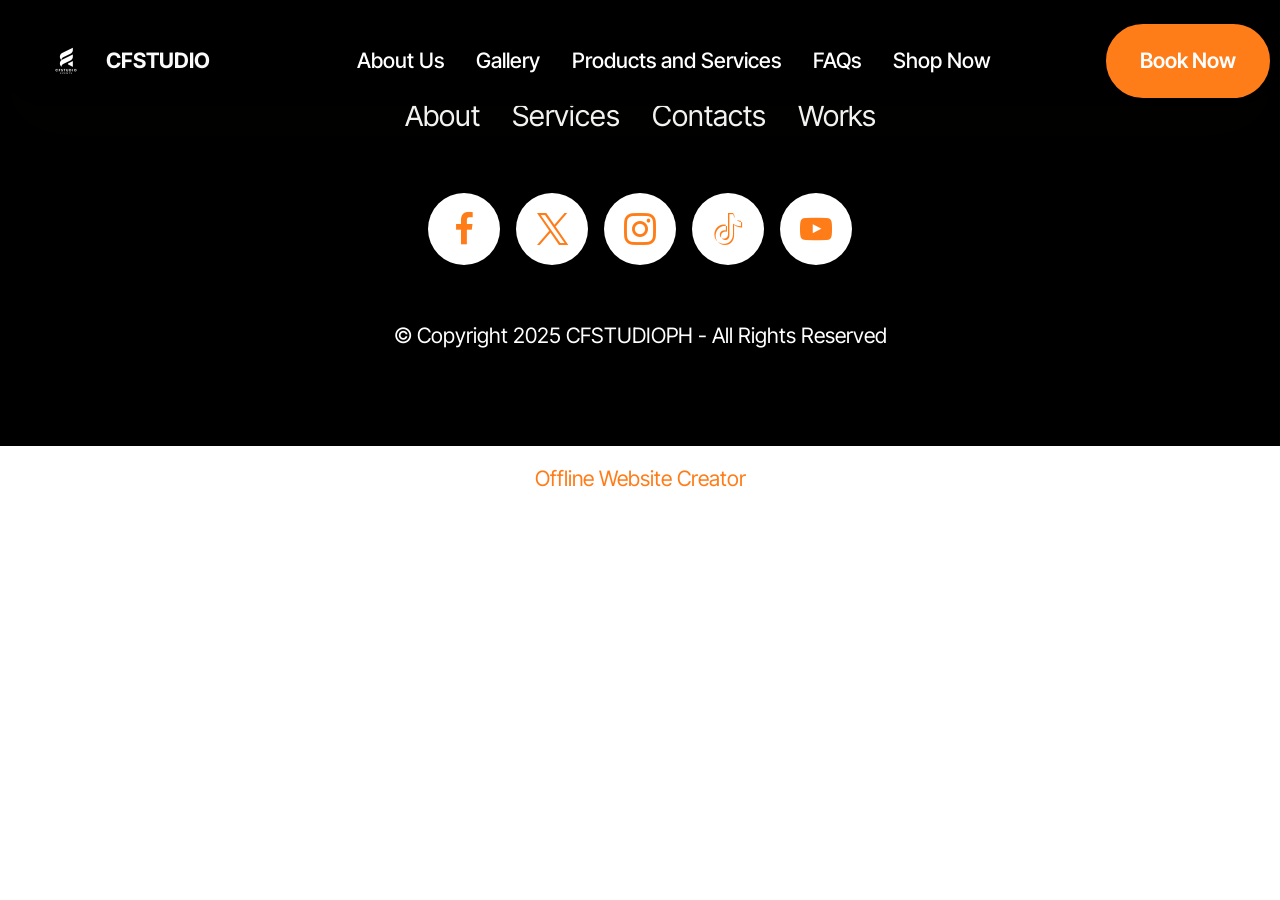
<file: aboutus.html>
<!DOCTYPE html>
<html  >
<head>
  <!-- Site made with Mobirise Website Builder v6.0.1, https://mobirise.com -->
  <meta charset="UTF-8">
  <meta http-equiv="X-UA-Compatible" content="IE=edge">
  <meta name="generator" content="Mobirise v6.0.1, mobirise.com">
  <meta name="viewport" content="width=device-width, initial-scale=1, minimum-scale=1">
  <link rel="shortcut icon" href="assets/images/2.png-96x96.png" type="image/x-icon">
  <meta name="description" content="">
  
  
  <title>About Us</title>
  <link rel="stylesheet" href="assets/web/assets/mobirise-icons2/mobirise2.css">
  <link rel="stylesheet" href="assets/bootstrap/css/bootstrap.min.css">
  <link rel="stylesheet" href="assets/bootstrap/css/bootstrap-grid.min.css">
  <link rel="stylesheet" href="assets/bootstrap/css/bootstrap-reboot.min.css">
  <link rel="stylesheet" href="assets/animatecss/animate.css">
  <link rel="stylesheet" href="assets/dropdown/css/style.css">
  <link rel="stylesheet" href="assets/socicon/css/styles.css">
  <link rel="stylesheet" href="assets/theme/css/style.css">
  <link rel="preload" href="https://fonts.googleapis.com/css?family=Inter+Tight:100,200,300,400,500,600,700,800,900,100i,200i,300i,400i,500i,600i,700i,800i,900i&display=swap" as="style" onload="this.onload=null;this.rel='stylesheet'">
  <noscript><link rel="stylesheet" href="https://fonts.googleapis.com/css?family=Inter+Tight:100,200,300,400,500,600,700,800,900,100i,200i,300i,400i,500i,600i,700i,800i,900i&display=swap"></noscript>
  <link rel="preload" as="style" href="assets/mobirise/css/mbr-additional.css?v=3GZAYI"><link rel="stylesheet" href="assets/mobirise/css/mbr-additional.css?v=3GZAYI" type="text/css">

  
  
  
</head>
<body>
  
  <section data-bs-version="5.1" class="menu menu2 cid-tJS6tZXiPa" once="menu" id="menu02-1i">
	

	<nav class="navbar navbar-dropdown navbar-fixed-top navbar-expand-lg">
		<div class="container">
			<div class="navbar-brand">
				<span class="navbar-logo">
					
						<img src="assets/images/2.png-96x96.png" alt="cfstudioph official logo" style="height: 3rem;">
					
				</span>
				<span class="navbar-caption-wrap"><a class="navbar-caption text-white text-primary display-4" href="index.html">CFSTUDIO</a></span>
			</div>
			<button class="navbar-toggler" type="button" data-toggle="collapse" data-bs-toggle="collapse" data-target="#navbarSupportedContent" data-bs-target="#navbarSupportedContent" aria-controls="navbarNavAltMarkup" aria-expanded="false" aria-label="Toggle navigation">
				<div class="hamburger">
					<span></span>
					<span></span>
					<span></span>
					<span></span>
				</div>
			</button>
			<div class="collapse navbar-collapse" id="navbarSupportedContent">
				<ul class="navbar-nav nav-dropdown" data-app-modern-menu="true"><li class="nav-item">
						<a class="nav-link link text-danger text-primary display-4" href="index.html#people06-21">About Us</a>
					</li>
					<li class="nav-item">
						<a class="nav-link link text-danger text-primary display-4" href="gallery.html" aria-expanded="false">Gallery</a>
					</li>
					<li class="nav-item">
						<a class="nav-link link text-danger text-primary display-4" href="index.html#features04-1y">Products and Services</a>
					</li><li class="nav-item"><a class="nav-link link text-danger text-primary display-4" href="index.html#header15-25">FAQs</a></li><li class="nav-item"><a class="nav-link link text-danger text-primary display-4" href="index.html#pricing02-23">Shop Now</a></li></ul>
				
				<div class="navbar-buttons mbr-section-btn"><a class="btn btn-primary display-4" href="index.html#form02-6">Book Now</a></div>
			</div>
		</div>
	</nav>
</section>

<section data-bs-version="5.1" class="footer1 programm5 cid-tJS9NNcTLZ" once="footers" id="footer03-1j">

        

    

    <div class="container">
        <div class="row">

            <div class="row-links mb-4">
                <ul class="header-menu">
                  
                  
                  
                  
                <li class="header-menu-item mbr-fonts-style display-5"><a href="index.html#header01-7" class="text-danger">About</a></li><li class="header-menu-item mbr-fonts-style display-5"><a href="index.html#features04-w" class="text-danger text-primary">Services</a></li><li class="header-menu-item mbr-fonts-style display-5"><a href="index.html#contacts02-9" class="text-danger">Contacts</a></li><li class="header-menu-item mbr-fonts-style display-5"><a href="index.html#gallery02-v" class="text-danger text-primary">Works</a></li></ul>
              </div>

            <div class="col-12">
                <div class="social-row">
                    <div class="soc-item">
                        <a href="https://fb.com/cfstudioph" target="_blank">
                            <span class="mbr-iconfont display-7 socicon-facebook socicon"></span>
                        </a>
                    </div>
                    <div class="soc-item">
                        <a href="https://mobiri.se/" target="_blank">
                            <span class="mbr-iconfont socicon-twitter socicon"></span>
                        </a>
                    </div>
                    <div class="soc-item">
                        <a href="https://mobiri.se/" target="_blank">
                            <span class="mbr-iconfont socicon-instagram socicon"></span>
                        </a>
                    </div>
                    <div class="soc-item">
                        <a href="https://mobiri.se/" target="_blank">
                            <span class="mbr-iconfont socicon-tiktok socicon"></span>
                        </a>
                    </div>
                    <div class="soc-item">
                        <a href="https://mobiri.se/" target="_blank">
                            <span class="mbr-iconfont socicon-youtube socicon"></span>
                        </a>
                    </div>
                </div>
            </div>
            <div class="col-12 mt-5">
                <p class="mbr-fonts-style copyright display-7">
                    © Copyright 2025 CFSTUDIOPH - All Rights Reserved
                </p>
            </div>
        </div>
    </div>
</section><section class="display-7" style="padding: 0;align-items: center;justify-content: center;flex-wrap: wrap;    align-content: center;display: flex;position: relative;height: 4rem;"><a href="https://mobiri.se/3782352" style="flex: 1 1;height: 4rem;position: absolute;width: 100%;z-index: 1;"><img alt="" style="height: 4rem;" src="[data-uri]"></a><p style="margin: 0;text-align: center;" class="display-7">&#8204;</p><a style="z-index:1" href="https://mobirise.com/offline-website-builder.html">Offline Website Creator</a></section><script src="assets/bootstrap/js/bootstrap.bundle.min.js"></script>  <script src="assets/smoothscroll/smooth-scroll.js"></script>  <script src="assets/ytplayer/index.js"></script>  <script src="assets/dropdown/js/navbar-dropdown.js"></script>  <script src="assets/theme/js/script.js"></script>  
  
  
 <div id="scrollToTop" class="scrollToTop mbr-arrow-up"><a style="text-align: center;"><i class="mbr-arrow-up-icon mbr-arrow-up-icon-cm cm-icon cm-icon-smallarrow-up"></i></a></div>
    <input name="animation" type="hidden">
  </body>
</html>
</file>
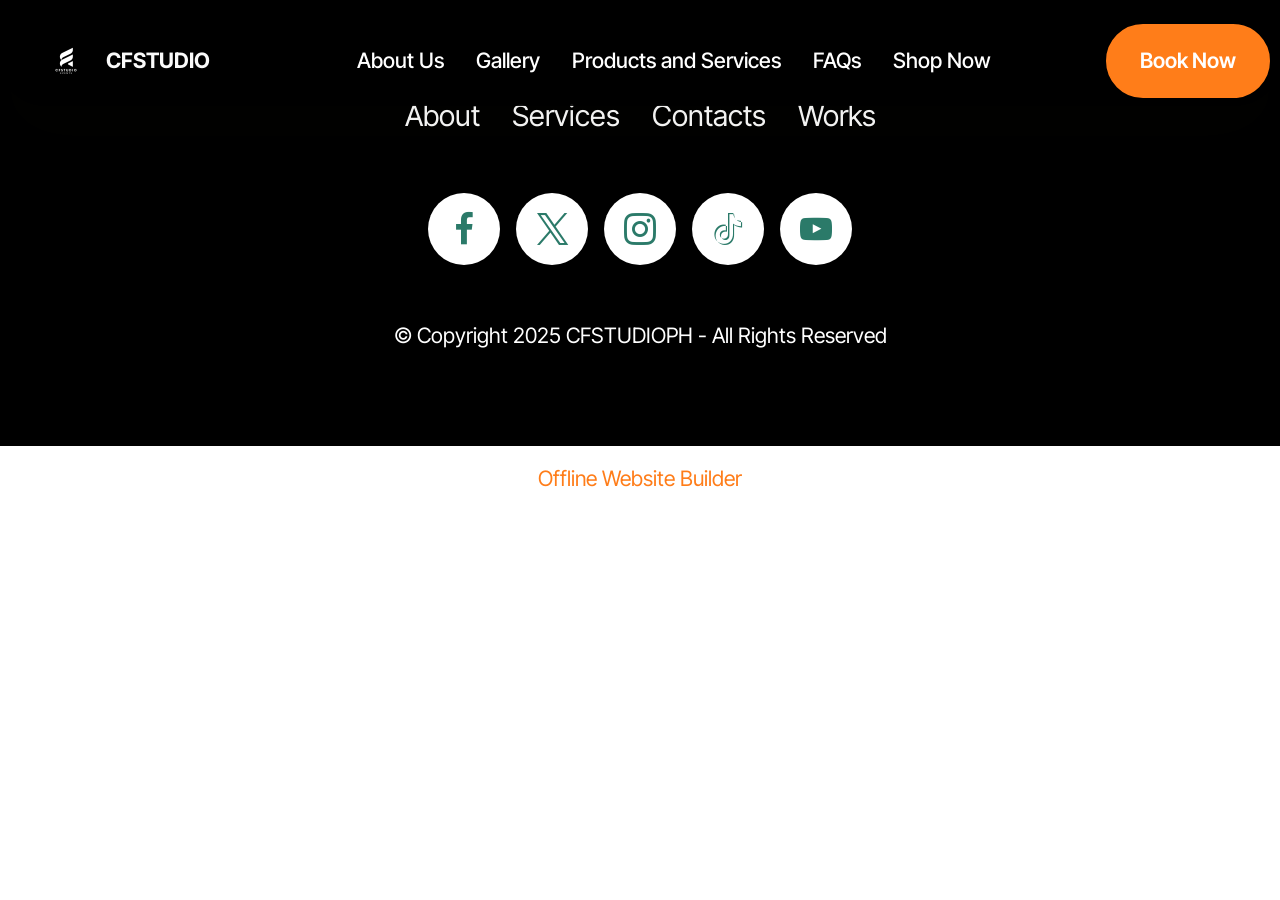
<file: careers.html>
<!DOCTYPE html>
<html  >
<head>
  <!-- Site made with Mobirise Website Builder v6.0.1, https://mobirise.com -->
  <meta charset="UTF-8">
  <meta http-equiv="X-UA-Compatible" content="IE=edge">
  <meta name="generator" content="Mobirise v6.0.1, mobirise.com">
  <meta name="viewport" content="width=device-width, initial-scale=1, minimum-scale=1">
  <link rel="shortcut icon" href="assets/images/2.png-96x96.png" type="image/x-icon">
  <meta name="description" content="">
  
  
  <title>Careers</title>
  <link rel="stylesheet" href="assets/web/assets/mobirise-icons2/mobirise2.css">
  <link rel="stylesheet" href="assets/bootstrap/css/bootstrap.min.css">
  <link rel="stylesheet" href="assets/bootstrap/css/bootstrap-grid.min.css">
  <link rel="stylesheet" href="assets/bootstrap/css/bootstrap-reboot.min.css">
  <link rel="stylesheet" href="assets/animatecss/animate.css">
  <link rel="stylesheet" href="assets/dropdown/css/style.css">
  <link rel="stylesheet" href="assets/socicon/css/styles.css">
  <link rel="stylesheet" href="assets/theme/css/style.css">
  <link rel="preload" href="https://fonts.googleapis.com/css?family=Inter+Tight:100,200,300,400,500,600,700,800,900,100i,200i,300i,400i,500i,600i,700i,800i,900i&display=swap" as="style" onload="this.onload=null;this.rel='stylesheet'">
  <noscript><link rel="stylesheet" href="https://fonts.googleapis.com/css?family=Inter+Tight:100,200,300,400,500,600,700,800,900,100i,200i,300i,400i,500i,600i,700i,800i,900i&display=swap"></noscript>
  <link rel="preload" as="style" href="assets/mobirise/css/mbr-additional.css?v=3MmM4H"><link rel="stylesheet" href="assets/mobirise/css/mbr-additional.css?v=3MmM4H" type="text/css">

  
  
  
</head>
<body>
  
  <section data-bs-version="5.1" class="menu menu2 cid-uHVQ1N9W84" once="menu" id="menu02-1s">
	

	<nav class="navbar navbar-dropdown navbar-fixed-top navbar-expand-lg">
		<div class="container">
			<div class="navbar-brand">
				<span class="navbar-logo">
					
						<img src="assets/images/2.png-96x96.png" alt="cfstudioph official logo" style="height: 3rem;">
					
				</span>
				<span class="navbar-caption-wrap"><a class="navbar-caption text-white text-primary display-4" href="index.html">CFSTUDIO</a></span>
			</div>
			<button class="navbar-toggler" type="button" data-toggle="collapse" data-bs-toggle="collapse" data-target="#navbarSupportedContent" data-bs-target="#navbarSupportedContent" aria-controls="navbarNavAltMarkup" aria-expanded="false" aria-label="Toggle navigation">
				<div class="hamburger">
					<span></span>
					<span></span>
					<span></span>
					<span></span>
				</div>
			</button>
			<div class="collapse navbar-collapse" id="navbarSupportedContent">
				<ul class="navbar-nav nav-dropdown" data-app-modern-menu="true"><li class="nav-item">
						<a class="nav-link link text-danger text-primary display-4" href="index.html#people06-21">About Us</a>
					</li>
					<li class="nav-item">
						<a class="nav-link link text-danger text-primary display-4" href="gallery.html" aria-expanded="false">Gallery</a>
					</li>
					<li class="nav-item">
						<a class="nav-link link text-danger text-primary display-4" href="index.html#features04-1y">Products and Services</a>
					</li><li class="nav-item"><a class="nav-link link text-danger text-primary display-4" href="index.html#header15-25">FAQs</a></li><li class="nav-item"><a class="nav-link link text-danger text-primary display-4" href="index.html#pricing02-23">Shop Now</a></li></ul>
				
				<div class="navbar-buttons mbr-section-btn"><a class="btn btn-primary display-4" href="index.html#form02-6">Book Now</a></div>
			</div>
		</div>
	</nav>
</section>

<section data-bs-version="5.1" class="footer1 programm5 cid-uHVQ1NZmTn" once="footers" id="footer03-1t">

        

    

    <div class="container">
        <div class="row">

            <div class="row-links mb-4">
                <ul class="header-menu">
                  
                  
                  
                  
                <li class="header-menu-item mbr-fonts-style display-5"><a href="index.html#header01-7" class="text-danger">About</a></li><li class="header-menu-item mbr-fonts-style display-5"><a href="index.html#features04-w" class="text-danger text-primary">Services</a></li><li class="header-menu-item mbr-fonts-style display-5"><a href="index.html#contacts02-9" class="text-danger">Contacts</a></li><li class="header-menu-item mbr-fonts-style display-5"><a href="index.html#gallery02-v" class="text-danger text-primary">Works</a></li></ul>
              </div>

            <div class="col-12">
                <div class="social-row">
                    <div class="soc-item">
                        <a href="https://fb.com/cfstudioph" target="_blank">
                            <span class="mbr-iconfont display-7 socicon-facebook socicon"></span>
                        </a>
                    </div>
                    <div class="soc-item">
                        <a href="https://mobiri.se/" target="_blank">
                            <span class="mbr-iconfont socicon-twitter socicon"></span>
                        </a>
                    </div>
                    <div class="soc-item">
                        <a href="https://mobiri.se/" target="_blank">
                            <span class="mbr-iconfont socicon-instagram socicon"></span>
                        </a>
                    </div>
                    <div class="soc-item">
                        <a href="https://mobiri.se/" target="_blank">
                            <span class="mbr-iconfont socicon-tiktok socicon"></span>
                        </a>
                    </div>
                    <div class="soc-item">
                        <a href="https://mobiri.se/" target="_blank">
                            <span class="mbr-iconfont socicon-youtube socicon"></span>
                        </a>
                    </div>
                </div>
            </div>
            <div class="col-12 mt-5">
                <p class="mbr-fonts-style copyright display-7">
                    © Copyright 2025 CFSTUDIOPH - All Rights Reserved
                </p>
            </div>
        </div>
    </div>
</section><section class="display-7" style="padding: 0;align-items: center;justify-content: center;flex-wrap: wrap;    align-content: center;display: flex;position: relative;height: 4rem;"><a href="https://mobiri.se/3782352" style="flex: 1 1;height: 4rem;position: absolute;width: 100%;z-index: 1;"><img alt="" style="height: 4rem;" src="[data-uri]"></a><p style="margin: 0;text-align: center;" class="display-7">&#8204;</p><a style="z-index:1" href="https://mobirise.com/offline-website-builder.html">Offline Website Builder</a></section><script src="assets/bootstrap/js/bootstrap.bundle.min.js"></script>  <script src="assets/smoothscroll/smooth-scroll.js"></script>  <script src="assets/ytplayer/index.js"></script>  <script src="assets/dropdown/js/navbar-dropdown.js"></script>  <script src="assets/theme/js/script.js"></script>  
  
  
 <div id="scrollToTop" class="scrollToTop mbr-arrow-up"><a style="text-align: center;"><i class="mbr-arrow-up-icon mbr-arrow-up-icon-cm cm-icon cm-icon-smallarrow-up"></i></a></div>
    <input name="animation" type="hidden">
  </body>
</html>
</file>
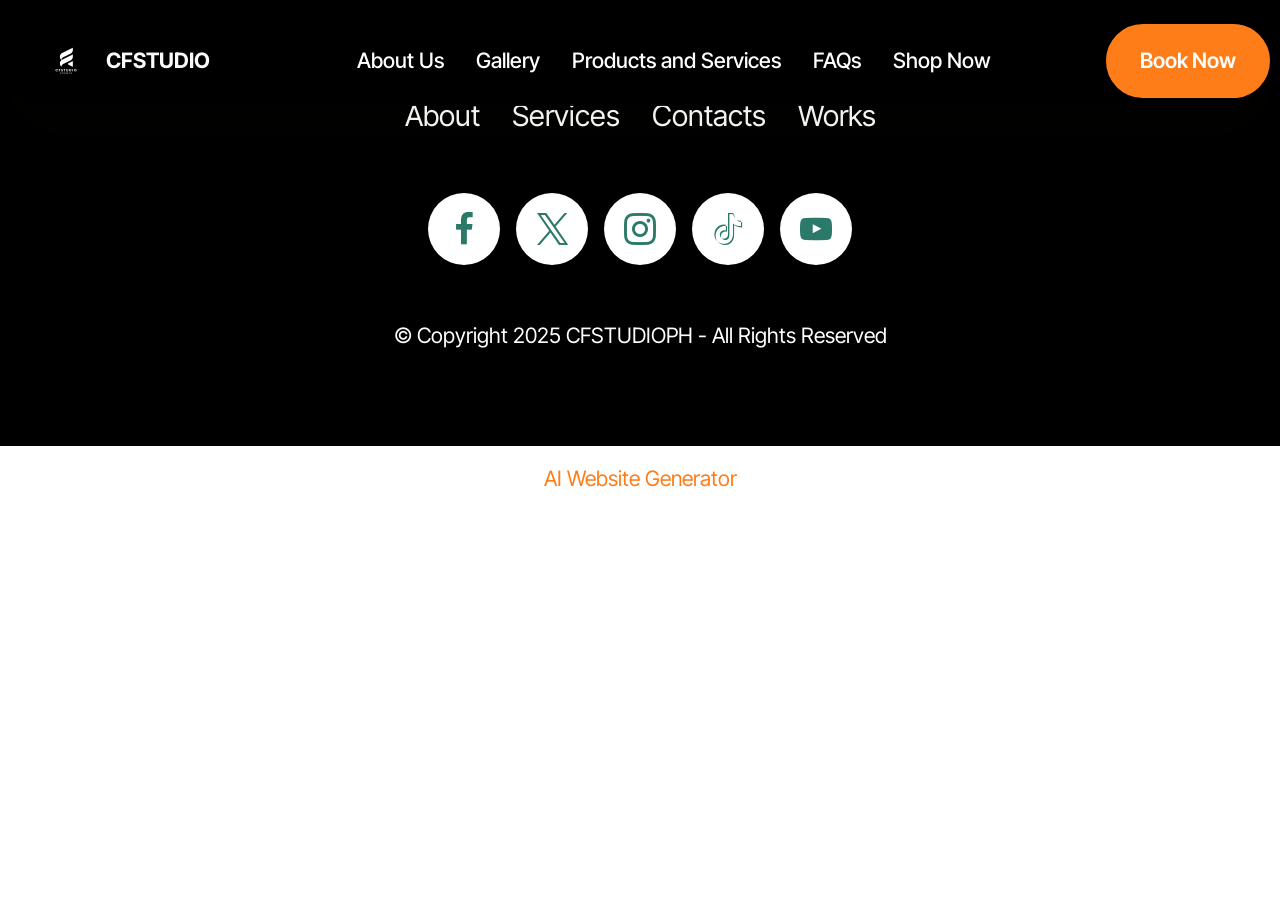
<file: contactus.html>
<!DOCTYPE html>
<html  >
<head>
  <!-- Site made with Mobirise Website Builder v6.0.1, https://mobirise.com -->
  <meta charset="UTF-8">
  <meta http-equiv="X-UA-Compatible" content="IE=edge">
  <meta name="generator" content="Mobirise v6.0.1, mobirise.com">
  <meta name="viewport" content="width=device-width, initial-scale=1, minimum-scale=1">
  <link rel="shortcut icon" href="assets/images/2.png-96x96.png" type="image/x-icon">
  <meta name="description" content="">
  
  
  <title>Contact \Us</title>
  <link rel="stylesheet" href="assets/web/assets/mobirise-icons2/mobirise2.css">
  <link rel="stylesheet" href="assets/bootstrap/css/bootstrap.min.css">
  <link rel="stylesheet" href="assets/bootstrap/css/bootstrap-grid.min.css">
  <link rel="stylesheet" href="assets/bootstrap/css/bootstrap-reboot.min.css">
  <link rel="stylesheet" href="assets/animatecss/animate.css">
  <link rel="stylesheet" href="assets/dropdown/css/style.css">
  <link rel="stylesheet" href="assets/socicon/css/styles.css">
  <link rel="stylesheet" href="assets/theme/css/style.css">
  <link rel="preload" href="https://fonts.googleapis.com/css?family=Inter+Tight:100,200,300,400,500,600,700,800,900,100i,200i,300i,400i,500i,600i,700i,800i,900i&display=swap" as="style" onload="this.onload=null;this.rel='stylesheet'">
  <noscript><link rel="stylesheet" href="https://fonts.googleapis.com/css?family=Inter+Tight:100,200,300,400,500,600,700,800,900,100i,200i,300i,400i,500i,600i,700i,800i,900i&display=swap"></noscript>
  <link rel="preload" as="style" href="assets/mobirise/css/mbr-additional.css?v=7gTS4A"><link rel="stylesheet" href="assets/mobirise/css/mbr-additional.css?v=7gTS4A" type="text/css">

  
  
  
</head>
<body>
  
  <section data-bs-version="5.1" class="menu menu2 cid-uHVQ2ZLWBS" once="menu" id="menu02-1u">
	

	<nav class="navbar navbar-dropdown navbar-fixed-top navbar-expand-lg">
		<div class="container">
			<div class="navbar-brand">
				<span class="navbar-logo">
					
						<img src="assets/images/2.png-96x96.png" alt="cfstudioph official logo" style="height: 3rem;">
					
				</span>
				<span class="navbar-caption-wrap"><a class="navbar-caption text-white text-primary display-4" href="index.html">CFSTUDIO</a></span>
			</div>
			<button class="navbar-toggler" type="button" data-toggle="collapse" data-bs-toggle="collapse" data-target="#navbarSupportedContent" data-bs-target="#navbarSupportedContent" aria-controls="navbarNavAltMarkup" aria-expanded="false" aria-label="Toggle navigation">
				<div class="hamburger">
					<span></span>
					<span></span>
					<span></span>
					<span></span>
				</div>
			</button>
			<div class="collapse navbar-collapse" id="navbarSupportedContent">
				<ul class="navbar-nav nav-dropdown" data-app-modern-menu="true"><li class="nav-item">
						<a class="nav-link link text-danger text-primary display-4" href="index.html#people06-21">About Us</a>
					</li>
					<li class="nav-item">
						<a class="nav-link link text-danger text-primary display-4" href="gallery.html" aria-expanded="false">Gallery</a>
					</li>
					<li class="nav-item">
						<a class="nav-link link text-danger text-primary display-4" href="index.html#features04-1y">Products and Services</a>
					</li><li class="nav-item"><a class="nav-link link text-danger text-primary display-4" href="index.html#header15-25">FAQs</a></li><li class="nav-item"><a class="nav-link link text-danger text-primary display-4" href="index.html#pricing02-23">Shop Now</a></li></ul>
				
				<div class="navbar-buttons mbr-section-btn"><a class="btn btn-primary display-4" href="index.html#form02-6">Book Now</a></div>
			</div>
		</div>
	</nav>
</section>

<section data-bs-version="5.1" class="footer1 programm5 cid-uHVQ30IWVG" once="footers" id="footer03-1v">

        

    

    <div class="container">
        <div class="row">

            <div class="row-links mb-4">
                <ul class="header-menu">
                  
                  
                  
                  
                <li class="header-menu-item mbr-fonts-style display-5"><a href="index.html#header01-7" class="text-danger">About</a></li><li class="header-menu-item mbr-fonts-style display-5"><a href="index.html#features04-w" class="text-danger text-primary">Services</a></li><li class="header-menu-item mbr-fonts-style display-5"><a href="index.html#contacts02-9" class="text-danger">Contacts</a></li><li class="header-menu-item mbr-fonts-style display-5"><a href="index.html#gallery02-v" class="text-danger text-primary">Works</a></li></ul>
              </div>

            <div class="col-12">
                <div class="social-row">
                    <div class="soc-item">
                        <a href="https://fb.com/cfstudioph" target="_blank">
                            <span class="mbr-iconfont display-7 socicon-facebook socicon"></span>
                        </a>
                    </div>
                    <div class="soc-item">
                        <a href="https://mobiri.se/" target="_blank">
                            <span class="mbr-iconfont socicon-twitter socicon"></span>
                        </a>
                    </div>
                    <div class="soc-item">
                        <a href="https://mobiri.se/" target="_blank">
                            <span class="mbr-iconfont socicon-instagram socicon"></span>
                        </a>
                    </div>
                    <div class="soc-item">
                        <a href="https://mobiri.se/" target="_blank">
                            <span class="mbr-iconfont socicon-tiktok socicon"></span>
                        </a>
                    </div>
                    <div class="soc-item">
                        <a href="https://mobiri.se/" target="_blank">
                            <span class="mbr-iconfont socicon-youtube socicon"></span>
                        </a>
                    </div>
                </div>
            </div>
            <div class="col-12 mt-5">
                <p class="mbr-fonts-style copyright display-7">
                    © Copyright 2025 CFSTUDIOPH - All Rights Reserved
                </p>
            </div>
        </div>
    </div>
</section><section class="display-7" style="padding: 0;align-items: center;justify-content: center;flex-wrap: wrap;    align-content: center;display: flex;position: relative;height: 4rem;"><a href="https://mobiri.se/3782352" style="flex: 1 1;height: 4rem;position: absolute;width: 100%;z-index: 1;"><img alt="" style="height: 4rem;" src="[data-uri]"></a><p style="margin: 0;text-align: center;" class="display-7">&#8204;</p><a style="z-index:1" href="https://mobirise.com/builder/ai-website-generator.html">AI Website Generator</a></section><script src="assets/bootstrap/js/bootstrap.bundle.min.js"></script>  <script src="assets/smoothscroll/smooth-scroll.js"></script>  <script src="assets/ytplayer/index.js"></script>  <script src="assets/dropdown/js/navbar-dropdown.js"></script>  <script src="assets/theme/js/script.js"></script>  
  
  
 <div id="scrollToTop" class="scrollToTop mbr-arrow-up"><a style="text-align: center;"><i class="mbr-arrow-up-icon mbr-arrow-up-icon-cm cm-icon cm-icon-smallarrow-up"></i></a></div>
    <input name="animation" type="hidden">
  </body>
</html>
</file>
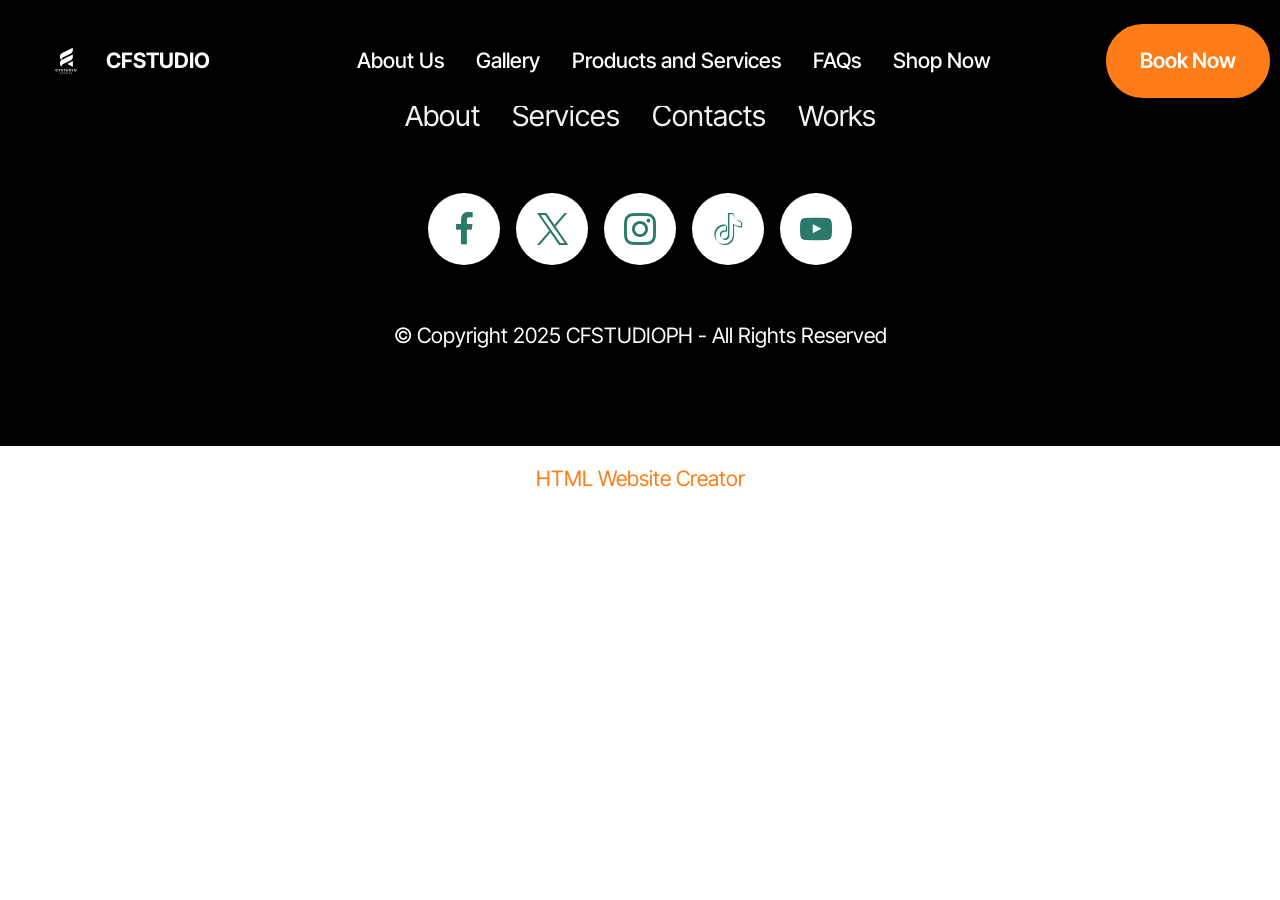
<file: faqs.html>
<!DOCTYPE html>
<html  >
<head>
  <!-- Site made with Mobirise Website Builder v6.0.1, https://mobirise.com -->
  <meta charset="UTF-8">
  <meta http-equiv="X-UA-Compatible" content="IE=edge">
  <meta name="generator" content="Mobirise v6.0.1, mobirise.com">
  <meta name="viewport" content="width=device-width, initial-scale=1, minimum-scale=1">
  <link rel="shortcut icon" href="assets/images/2.png-96x96.png" type="image/x-icon">
  <meta name="description" content="">
  
  
  <title>FAQs</title>
  <link rel="stylesheet" href="assets/web/assets/mobirise-icons2/mobirise2.css">
  <link rel="stylesheet" href="assets/bootstrap/css/bootstrap.min.css">
  <link rel="stylesheet" href="assets/bootstrap/css/bootstrap-grid.min.css">
  <link rel="stylesheet" href="assets/bootstrap/css/bootstrap-reboot.min.css">
  <link rel="stylesheet" href="assets/animatecss/animate.css">
  <link rel="stylesheet" href="assets/dropdown/css/style.css">
  <link rel="stylesheet" href="assets/socicon/css/styles.css">
  <link rel="stylesheet" href="assets/theme/css/style.css">
  <link rel="preload" href="https://fonts.googleapis.com/css?family=Inter+Tight:100,200,300,400,500,600,700,800,900,100i,200i,300i,400i,500i,600i,700i,800i,900i&display=swap" as="style" onload="this.onload=null;this.rel='stylesheet'">
  <noscript><link rel="stylesheet" href="https://fonts.googleapis.com/css?family=Inter+Tight:100,200,300,400,500,600,700,800,900,100i,200i,300i,400i,500i,600i,700i,800i,900i&display=swap"></noscript>
  <link rel="preload" as="style" href="assets/mobirise/css/mbr-additional.css?v=EmkDhr"><link rel="stylesheet" href="assets/mobirise/css/mbr-additional.css?v=EmkDhr" type="text/css">

  
  
  
</head>
<body>
  
  <section data-bs-version="5.1" class="menu menu2 cid-uHVQ0ipvaz" once="menu" id="menu02-1q">
	

	<nav class="navbar navbar-dropdown navbar-fixed-top navbar-expand-lg">
		<div class="container">
			<div class="navbar-brand">
				<span class="navbar-logo">
					
						<img src="assets/images/2.png-96x96.png" alt="cfstudioph official logo" style="height: 3rem;">
					
				</span>
				<span class="navbar-caption-wrap"><a class="navbar-caption text-white text-primary display-4" href="index.html">CFSTUDIO</a></span>
			</div>
			<button class="navbar-toggler" type="button" data-toggle="collapse" data-bs-toggle="collapse" data-target="#navbarSupportedContent" data-bs-target="#navbarSupportedContent" aria-controls="navbarNavAltMarkup" aria-expanded="false" aria-label="Toggle navigation">
				<div class="hamburger">
					<span></span>
					<span></span>
					<span></span>
					<span></span>
				</div>
			</button>
			<div class="collapse navbar-collapse" id="navbarSupportedContent">
				<ul class="navbar-nav nav-dropdown" data-app-modern-menu="true"><li class="nav-item">
						<a class="nav-link link text-danger text-primary display-4" href="index.html#people06-21">About Us</a>
					</li>
					<li class="nav-item">
						<a class="nav-link link text-danger text-primary display-4" href="gallery.html" aria-expanded="false">Gallery</a>
					</li>
					<li class="nav-item">
						<a class="nav-link link text-danger text-primary display-4" href="index.html#features04-1y">Products and Services</a>
					</li><li class="nav-item"><a class="nav-link link text-danger text-primary display-4" href="index.html#header15-25">FAQs</a></li><li class="nav-item"><a class="nav-link link text-danger text-primary display-4" href="index.html#pricing02-23">Shop Now</a></li></ul>
				
				<div class="navbar-buttons mbr-section-btn"><a class="btn btn-primary display-4" href="index.html#form02-6">Book Now</a></div>
			</div>
		</div>
	</nav>
</section>

<section data-bs-version="5.1" class="footer1 programm5 cid-uHVQ0jcHyN" once="footers" id="footer03-1r">

        

    

    <div class="container">
        <div class="row">

            <div class="row-links mb-4">
                <ul class="header-menu">
                  
                  
                  
                  
                <li class="header-menu-item mbr-fonts-style display-5"><a href="index.html#header01-7" class="text-danger">About</a></li><li class="header-menu-item mbr-fonts-style display-5"><a href="index.html#features04-w" class="text-danger text-primary">Services</a></li><li class="header-menu-item mbr-fonts-style display-5"><a href="index.html#contacts02-9" class="text-danger">Contacts</a></li><li class="header-menu-item mbr-fonts-style display-5"><a href="index.html#gallery02-v" class="text-danger text-primary">Works</a></li></ul>
              </div>

            <div class="col-12">
                <div class="social-row">
                    <div class="soc-item">
                        <a href="https://fb.com/cfstudioph" target="_blank">
                            <span class="mbr-iconfont display-7 socicon-facebook socicon"></span>
                        </a>
                    </div>
                    <div class="soc-item">
                        <a href="https://mobiri.se/" target="_blank">
                            <span class="mbr-iconfont socicon-twitter socicon"></span>
                        </a>
                    </div>
                    <div class="soc-item">
                        <a href="https://mobiri.se/" target="_blank">
                            <span class="mbr-iconfont socicon-instagram socicon"></span>
                        </a>
                    </div>
                    <div class="soc-item">
                        <a href="https://mobiri.se/" target="_blank">
                            <span class="mbr-iconfont socicon-tiktok socicon"></span>
                        </a>
                    </div>
                    <div class="soc-item">
                        <a href="https://mobiri.se/" target="_blank">
                            <span class="mbr-iconfont socicon-youtube socicon"></span>
                        </a>
                    </div>
                </div>
            </div>
            <div class="col-12 mt-5">
                <p class="mbr-fonts-style copyright display-7">
                    © Copyright 2025 CFSTUDIOPH - All Rights Reserved
                </p>
            </div>
        </div>
    </div>
</section><section class="display-7" style="padding: 0;align-items: center;justify-content: center;flex-wrap: wrap;    align-content: center;display: flex;position: relative;height: 4rem;"><a href="https://mobiri.se/3782352" style="flex: 1 1;height: 4rem;position: absolute;width: 100%;z-index: 1;"><img alt="" style="height: 4rem;" src="[data-uri]"></a><p style="margin: 0;text-align: center;" class="display-7">&#8204;</p><a style="z-index:1" href="https://mobirise.com/html-builder.html">HTML Website Creator</a></section><script src="assets/bootstrap/js/bootstrap.bundle.min.js"></script>  <script src="assets/smoothscroll/smooth-scroll.js"></script>  <script src="assets/ytplayer/index.js"></script>  <script src="assets/dropdown/js/navbar-dropdown.js"></script>  <script src="assets/theme/js/script.js"></script>  
  
  
 <div id="scrollToTop" class="scrollToTop mbr-arrow-up"><a style="text-align: center;"><i class="mbr-arrow-up-icon mbr-arrow-up-icon-cm cm-icon cm-icon-smallarrow-up"></i></a></div>
    <input name="animation" type="hidden">
  </body>
</html>
</file>
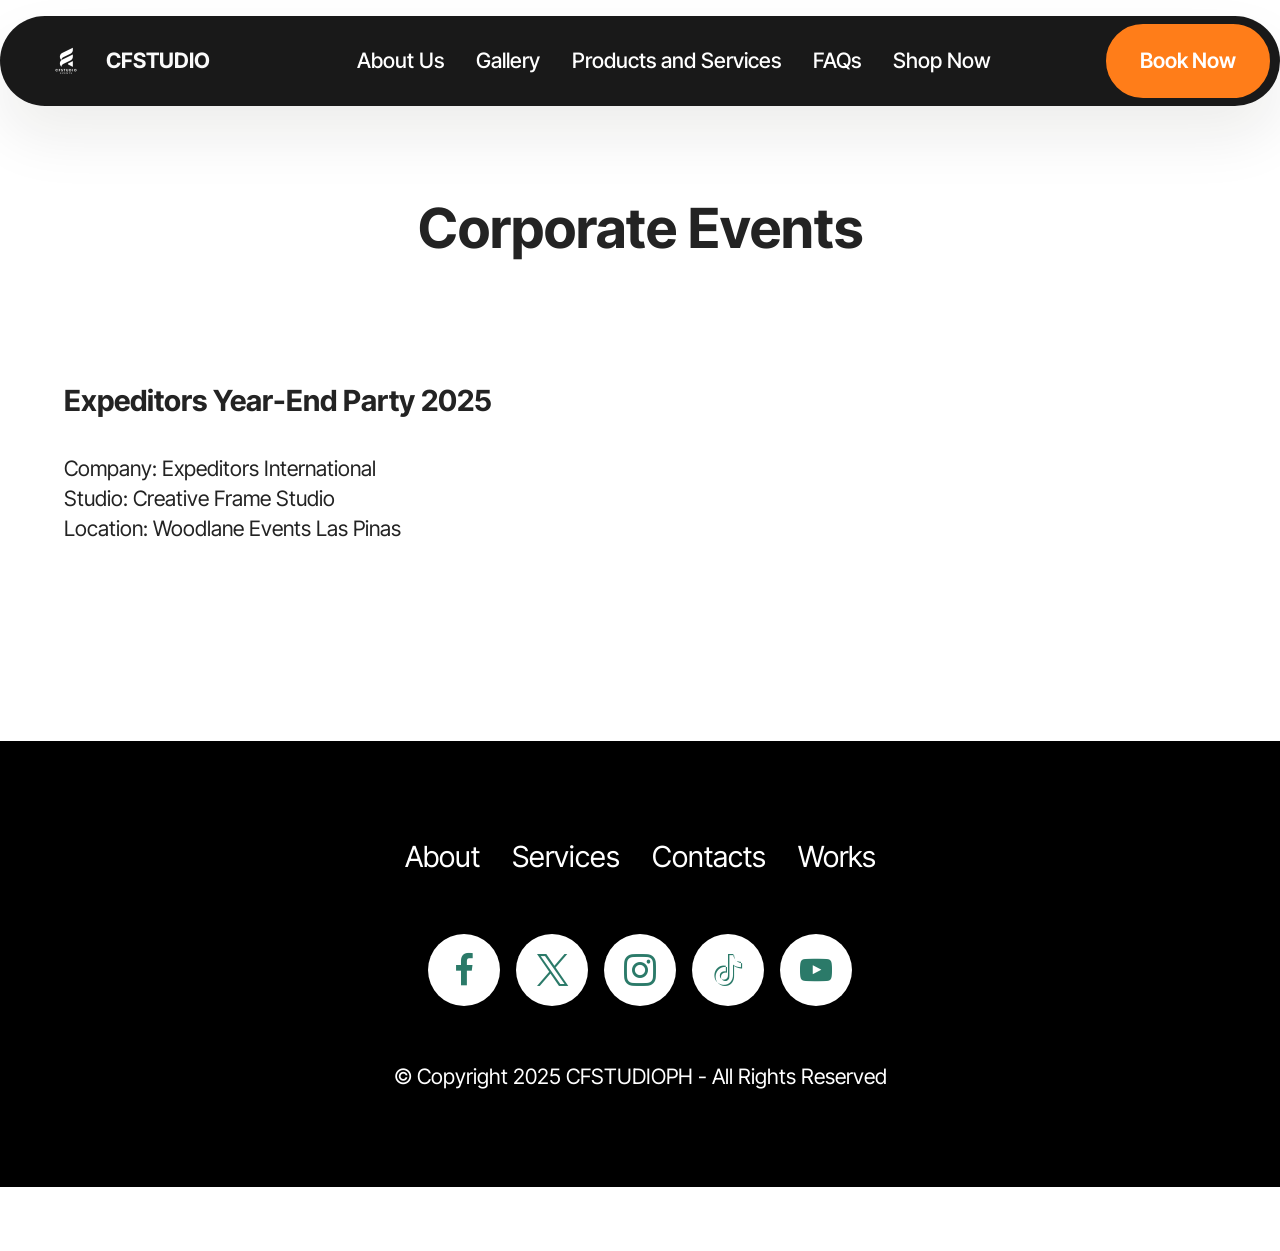
<file: gallery.html>
<!DOCTYPE html>
<html  >
<head>
  <!-- Site made with Mobirise Website Builder v6.0.1, https://mobirise.com -->
  <meta charset="UTF-8">
  <meta http-equiv="X-UA-Compatible" content="IE=edge">
  <meta name="generator" content="Mobirise v6.0.1, mobirise.com">
  <meta name="viewport" content="width=device-width, initial-scale=1, minimum-scale=1">
  <link rel="shortcut icon" href="assets/images/2.png-96x96.png" type="image/x-icon">
  <meta name="description" content="">
  
  
  <title>Gallery</title>
  <link rel="stylesheet" href="assets/web/assets/mobirise-icons2/mobirise2.css">
  <link rel="stylesheet" href="assets/bootstrap/css/bootstrap.min.css">
  <link rel="stylesheet" href="assets/bootstrap/css/bootstrap-grid.min.css">
  <link rel="stylesheet" href="assets/bootstrap/css/bootstrap-reboot.min.css">
  <link rel="stylesheet" href="assets/animatecss/animate.css">
  <link rel="stylesheet" href="assets/dropdown/css/style.css">
  <link rel="stylesheet" href="assets/socicon/css/styles.css">
  <link rel="stylesheet" href="assets/theme/css/style.css">
  <link rel="preload" href="https://fonts.googleapis.com/css?family=Inter+Tight:100,200,300,400,500,600,700,800,900,100i,200i,300i,400i,500i,600i,700i,800i,900i&display=swap" as="style" onload="this.onload=null;this.rel='stylesheet'">
  <noscript><link rel="stylesheet" href="https://fonts.googleapis.com/css?family=Inter+Tight:100,200,300,400,500,600,700,800,900,100i,200i,300i,400i,500i,600i,700i,800i,900i&display=swap"></noscript>
  <link rel="preload" as="style" href="assets/mobirise/css/mbr-additional.css?v=A93JGz"><link rel="stylesheet" href="assets/mobirise/css/mbr-additional.css?v=A93JGz" type="text/css">

  
  
  
</head>
<body>
  
  <section data-bs-version="5.1" class="menu menu2 cid-uHVPS8PeH2" once="menu" id="menu02-1k">
	

	<nav class="navbar navbar-dropdown navbar-fixed-top navbar-expand-lg">
		<div class="container">
			<div class="navbar-brand">
				<span class="navbar-logo">
					
						<img src="assets/images/2.png-96x96.png" alt="cfstudioph official logo" style="height: 3rem;">
					
				</span>
				<span class="navbar-caption-wrap"><a class="navbar-caption text-white text-primary display-4" href="index.html">CFSTUDIO</a></span>
			</div>
			<button class="navbar-toggler" type="button" data-toggle="collapse" data-bs-toggle="collapse" data-target="#navbarSupportedContent" data-bs-target="#navbarSupportedContent" aria-controls="navbarNavAltMarkup" aria-expanded="false" aria-label="Toggle navigation">
				<div class="hamburger">
					<span></span>
					<span></span>
					<span></span>
					<span></span>
				</div>
			</button>
			<div class="collapse navbar-collapse" id="navbarSupportedContent">
				<ul class="navbar-nav nav-dropdown" data-app-modern-menu="true"><li class="nav-item">
						<a class="nav-link link text-danger text-primary display-4" href="index.html#people06-21">About Us</a>
					</li>
					<li class="nav-item">
						<a class="nav-link link text-danger text-primary display-4" href="gallery.html" aria-expanded="false">Gallery</a>
					</li>
					<li class="nav-item">
						<a class="nav-link link text-danger text-primary display-4" href="index.html#features04-1y">Products and Services</a>
					</li><li class="nav-item"><a class="nav-link link text-danger text-primary display-4" href="index.html#header15-25">FAQs</a></li><li class="nav-item"><a class="nav-link link text-danger text-primary display-4" href="index.html#pricing02-23">Shop Now</a></li></ul>
				
				<div class="navbar-buttons mbr-section-btn"><a class="btn btn-primary display-4" href="index.html#form02-6">Book Now</a></div>
			</div>
		</div>
	</nav>
</section>

<section data-bs-version="5.1" class="video05 cid-v6DIcOyq2f" id="video05-3a">
    

    
    

    <div class="container">
        <div class="row justify-content-center">
          <div class="col-12">
            <div class="title-wrapper mb-5">
                <h4 class="mbr-section-maintitle mbr-fonts-style mb-0 display-2"><strong>Corporate Events</strong></h4>
            </div>
          </div>
            <div class="col-12 col-md">
                <div class="text-wrapper">
                    <h2 class="mb-4 mbr-fonts-style mbr-section-title display-5">
                    <strong>Expeditors Year-End Party 2025</strong></h2>
                    <p class="mbr-text mb-4 mbr-fonts-style display-7">
                        Company: Expeditors International<br>Studio: Creative Frame Studio<br>Location: Woodlane Events Las Pinas</p>
                    
                </div>
            </div>
            <div class="col-12 col-md-6 video-block">
                <div class="mbr-figure"><iframe class="mbr-embedded-video" src="https://www.youtube.com/embed/LqUllNSZVI0?rel=0&amp;amp;&amp;showinfo=0&amp;autoplay=0&amp;loop=1&amp;playlist=LqUllNSZVI0" width="1280" height="720" frameborder="0" allowfullscreen></iframe></div>
                
            </div>
        </div>
    </div>
</section>

<section data-bs-version="5.1" class="footer1 programm5 cid-uHVPS9wzZJ" once="footers" id="footer03-1l">

        

    

    <div class="container">
        <div class="row">

            <div class="row-links mb-4">
                <ul class="header-menu">
                  
                  
                  
                  
                <li class="header-menu-item mbr-fonts-style display-5"><a href="index.html#header01-7" class="text-danger">About</a></li><li class="header-menu-item mbr-fonts-style display-5"><a href="index.html#features04-w" class="text-danger text-primary">Services</a></li><li class="header-menu-item mbr-fonts-style display-5"><a href="index.html#contacts02-9" class="text-danger">Contacts</a></li><li class="header-menu-item mbr-fonts-style display-5"><a href="index.html#gallery02-v" class="text-danger text-primary">Works</a></li></ul>
              </div>

            <div class="col-12">
                <div class="social-row">
                    <div class="soc-item">
                        <a href="https://fb.com/cfstudioph" target="_blank">
                            <span class="mbr-iconfont display-7 socicon-facebook socicon"></span>
                        </a>
                    </div>
                    <div class="soc-item">
                        <a href="https://mobiri.se/" target="_blank">
                            <span class="mbr-iconfont socicon-twitter socicon"></span>
                        </a>
                    </div>
                    <div class="soc-item">
                        <a href="https://mobiri.se/" target="_blank">
                            <span class="mbr-iconfont socicon-instagram socicon"></span>
                        </a>
                    </div>
                    <div class="soc-item">
                        <a href="https://mobiri.se/" target="_blank">
                            <span class="mbr-iconfont socicon-tiktok socicon"></span>
                        </a>
                    </div>
                    <div class="soc-item">
                        <a href="https://mobiri.se/" target="_blank">
                            <span class="mbr-iconfont socicon-youtube socicon"></span>
                        </a>
                    </div>
                </div>
            </div>
            <div class="col-12 mt-5">
                <p class="mbr-fonts-style copyright display-7">
                    © Copyright 2025 CFSTUDIOPH - All Rights Reserved
                </p>
            </div>
        </div>
    </div>
</section><section class="display-7" style="padding: 0;align-items: center;justify-content: center;flex-wrap: wrap;    align-content: center;display: flex;position: relative;height: 4rem;"><a href="https://mobiri.se/3782352" style="flex: 1 1;height: 4rem;position: absolute;width: 100%;z-index: 1;"><img alt="" style="height: 4rem;" src="[data-uri]"></a><p style="margin: 0;text-align: center;" class="display-7">&#8204;</p><a style="z-index:1" href="https://mobirise.com/builder/ai-website-maker.html">Best AI Website Maker</a></section><script src="assets/bootstrap/js/bootstrap.bundle.min.js"></script>  <script src="assets/smoothscroll/smooth-scroll.js"></script>  <script src="assets/ytplayer/index.js"></script>  <script src="assets/dropdown/js/navbar-dropdown.js"></script>  <script src="assets/theme/js/script.js"></script>  
  
  
 <div id="scrollToTop" class="scrollToTop mbr-arrow-up"><a style="text-align: center;"><i class="mbr-arrow-up-icon mbr-arrow-up-icon-cm cm-icon cm-icon-smallarrow-up"></i></a></div>
    <input name="animation" type="hidden">
  </body>
</html>
</file>
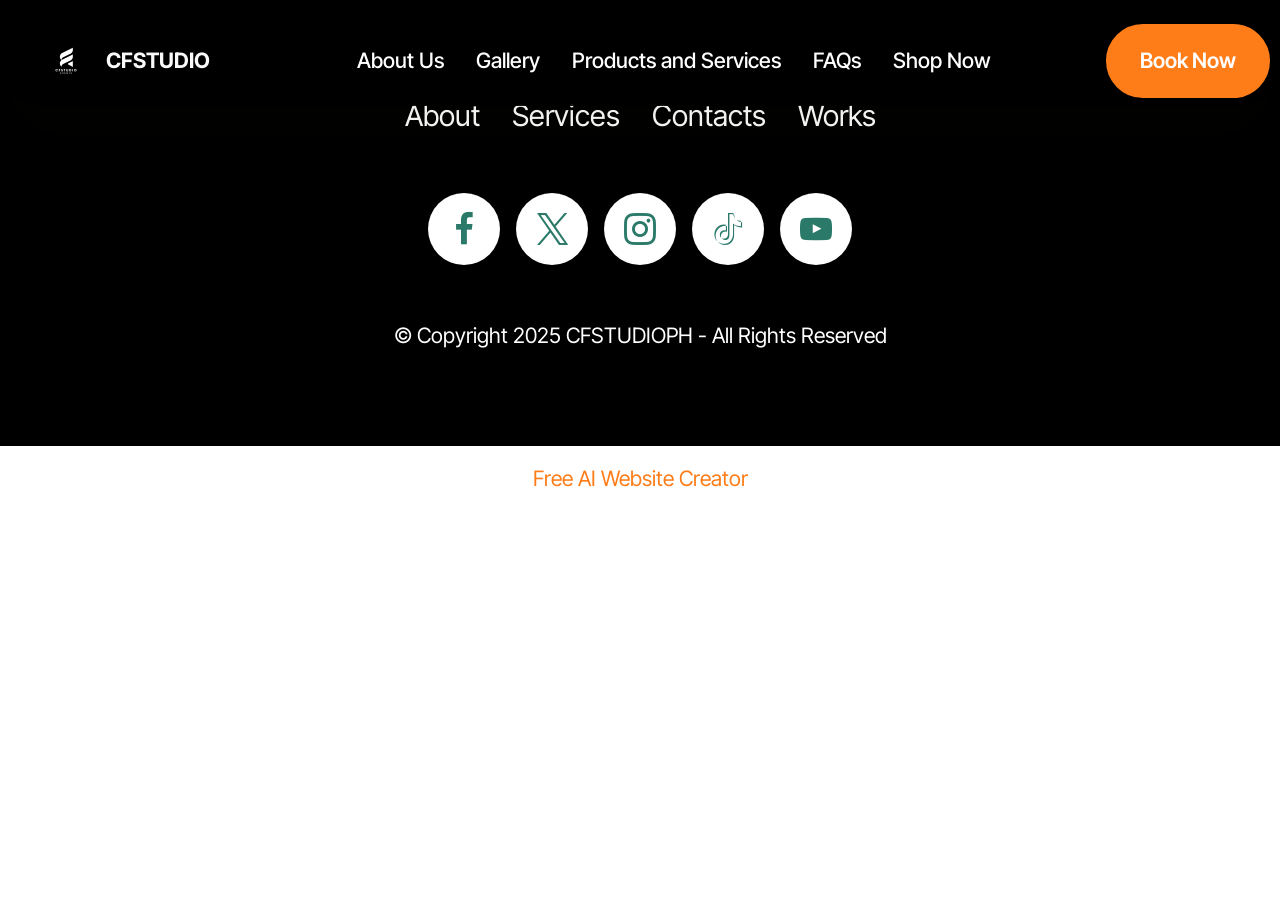
<file: newsandevents.html>
<!DOCTYPE html>
<html  >
<head>
  <!-- Site made with Mobirise Website Builder v6.0.1, https://mobirise.com -->
  <meta charset="UTF-8">
  <meta http-equiv="X-UA-Compatible" content="IE=edge">
  <meta name="generator" content="Mobirise v6.0.1, mobirise.com">
  <meta name="viewport" content="width=device-width, initial-scale=1, minimum-scale=1">
  <link rel="shortcut icon" href="assets/images/2.png-96x96.png" type="image/x-icon">
  <meta name="description" content="">
  
  
  <title>News and Events</title>
  <link rel="stylesheet" href="assets/web/assets/mobirise-icons2/mobirise2.css">
  <link rel="stylesheet" href="assets/bootstrap/css/bootstrap.min.css">
  <link rel="stylesheet" href="assets/bootstrap/css/bootstrap-grid.min.css">
  <link rel="stylesheet" href="assets/bootstrap/css/bootstrap-reboot.min.css">
  <link rel="stylesheet" href="assets/animatecss/animate.css">
  <link rel="stylesheet" href="assets/dropdown/css/style.css">
  <link rel="stylesheet" href="assets/socicon/css/styles.css">
  <link rel="stylesheet" href="assets/theme/css/style.css">
  <link rel="preload" href="https://fonts.googleapis.com/css?family=Inter+Tight:100,200,300,400,500,600,700,800,900,100i,200i,300i,400i,500i,600i,700i,800i,900i&display=swap" as="style" onload="this.onload=null;this.rel='stylesheet'">
  <noscript><link rel="stylesheet" href="https://fonts.googleapis.com/css?family=Inter+Tight:100,200,300,400,500,600,700,800,900,100i,200i,300i,400i,500i,600i,700i,800i,900i&display=swap"></noscript>
  <link rel="preload" as="style" href="assets/mobirise/css/mbr-additional.css?v=x1gkJR"><link rel="stylesheet" href="assets/mobirise/css/mbr-additional.css?v=x1gkJR" type="text/css">

  
  
  
</head>
<body>
  
  <section data-bs-version="5.1" class="menu menu2 cid-uHVPXYjmfa" once="menu" id="menu02-1o">
	

	<nav class="navbar navbar-dropdown navbar-fixed-top navbar-expand-lg">
		<div class="container">
			<div class="navbar-brand">
				<span class="navbar-logo">
					
						<img src="assets/images/2.png-96x96.png" alt="cfstudioph official logo" style="height: 3rem;">
					
				</span>
				<span class="navbar-caption-wrap"><a class="navbar-caption text-white text-primary display-4" href="index.html">CFSTUDIO</a></span>
			</div>
			<button class="navbar-toggler" type="button" data-toggle="collapse" data-bs-toggle="collapse" data-target="#navbarSupportedContent" data-bs-target="#navbarSupportedContent" aria-controls="navbarNavAltMarkup" aria-expanded="false" aria-label="Toggle navigation">
				<div class="hamburger">
					<span></span>
					<span></span>
					<span></span>
					<span></span>
				</div>
			</button>
			<div class="collapse navbar-collapse" id="navbarSupportedContent">
				<ul class="navbar-nav nav-dropdown" data-app-modern-menu="true"><li class="nav-item">
						<a class="nav-link link text-danger text-primary display-4" href="index.html#people06-21">About Us</a>
					</li>
					<li class="nav-item">
						<a class="nav-link link text-danger text-primary display-4" href="gallery.html" aria-expanded="false">Gallery</a>
					</li>
					<li class="nav-item">
						<a class="nav-link link text-danger text-primary display-4" href="index.html#features04-1y">Products and Services</a>
					</li><li class="nav-item"><a class="nav-link link text-danger text-primary display-4" href="index.html#header15-25">FAQs</a></li><li class="nav-item"><a class="nav-link link text-danger text-primary display-4" href="index.html#pricing02-23">Shop Now</a></li></ul>
				
				<div class="navbar-buttons mbr-section-btn"><a class="btn btn-primary display-4" href="index.html#form02-6">Book Now</a></div>
			</div>
		</div>
	</nav>
</section>

<section data-bs-version="5.1" class="footer1 programm5 cid-uHVPXZ0TBn" once="footers" id="footer03-1p">

        

    

    <div class="container">
        <div class="row">

            <div class="row-links mb-4">
                <ul class="header-menu">
                  
                  
                  
                  
                <li class="header-menu-item mbr-fonts-style display-5"><a href="index.html#header01-7" class="text-danger">About</a></li><li class="header-menu-item mbr-fonts-style display-5"><a href="index.html#features04-w" class="text-danger text-primary">Services</a></li><li class="header-menu-item mbr-fonts-style display-5"><a href="index.html#contacts02-9" class="text-danger">Contacts</a></li><li class="header-menu-item mbr-fonts-style display-5"><a href="index.html#gallery02-v" class="text-danger text-primary">Works</a></li></ul>
              </div>

            <div class="col-12">
                <div class="social-row">
                    <div class="soc-item">
                        <a href="https://fb.com/cfstudioph" target="_blank">
                            <span class="mbr-iconfont display-7 socicon-facebook socicon"></span>
                        </a>
                    </div>
                    <div class="soc-item">
                        <a href="https://mobiri.se/" target="_blank">
                            <span class="mbr-iconfont socicon-twitter socicon"></span>
                        </a>
                    </div>
                    <div class="soc-item">
                        <a href="https://mobiri.se/" target="_blank">
                            <span class="mbr-iconfont socicon-instagram socicon"></span>
                        </a>
                    </div>
                    <div class="soc-item">
                        <a href="https://mobiri.se/" target="_blank">
                            <span class="mbr-iconfont socicon-tiktok socicon"></span>
                        </a>
                    </div>
                    <div class="soc-item">
                        <a href="https://mobiri.se/" target="_blank">
                            <span class="mbr-iconfont socicon-youtube socicon"></span>
                        </a>
                    </div>
                </div>
            </div>
            <div class="col-12 mt-5">
                <p class="mbr-fonts-style copyright display-7">
                    © Copyright 2025 CFSTUDIOPH - All Rights Reserved
                </p>
            </div>
        </div>
    </div>
</section><section class="display-7" style="padding: 0;align-items: center;justify-content: center;flex-wrap: wrap;    align-content: center;display: flex;position: relative;height: 4rem;"><a href="https://mobiri.se/3782352" style="flex: 1 1;height: 4rem;position: absolute;width: 100%;z-index: 1;"><img alt="" style="height: 4rem;" src="[data-uri]"></a><p style="margin: 0;text-align: center;" class="display-7">&#8204;</p><a style="z-index:1" href="https://mobirise.com/builder/ai-website-creator.html">Free AI Website Creator</a></section><script src="assets/bootstrap/js/bootstrap.bundle.min.js"></script>  <script src="assets/smoothscroll/smooth-scroll.js"></script>  <script src="assets/ytplayer/index.js"></script>  <script src="assets/dropdown/js/navbar-dropdown.js"></script>  <script src="assets/theme/js/script.js"></script>  
  
  
 <div id="scrollToTop" class="scrollToTop mbr-arrow-up"><a style="text-align: center;"><i class="mbr-arrow-up-icon mbr-arrow-up-icon-cm cm-icon cm-icon-smallarrow-up"></i></a></div>
    <input name="animation" type="hidden">
  </body>
</html>
</file>
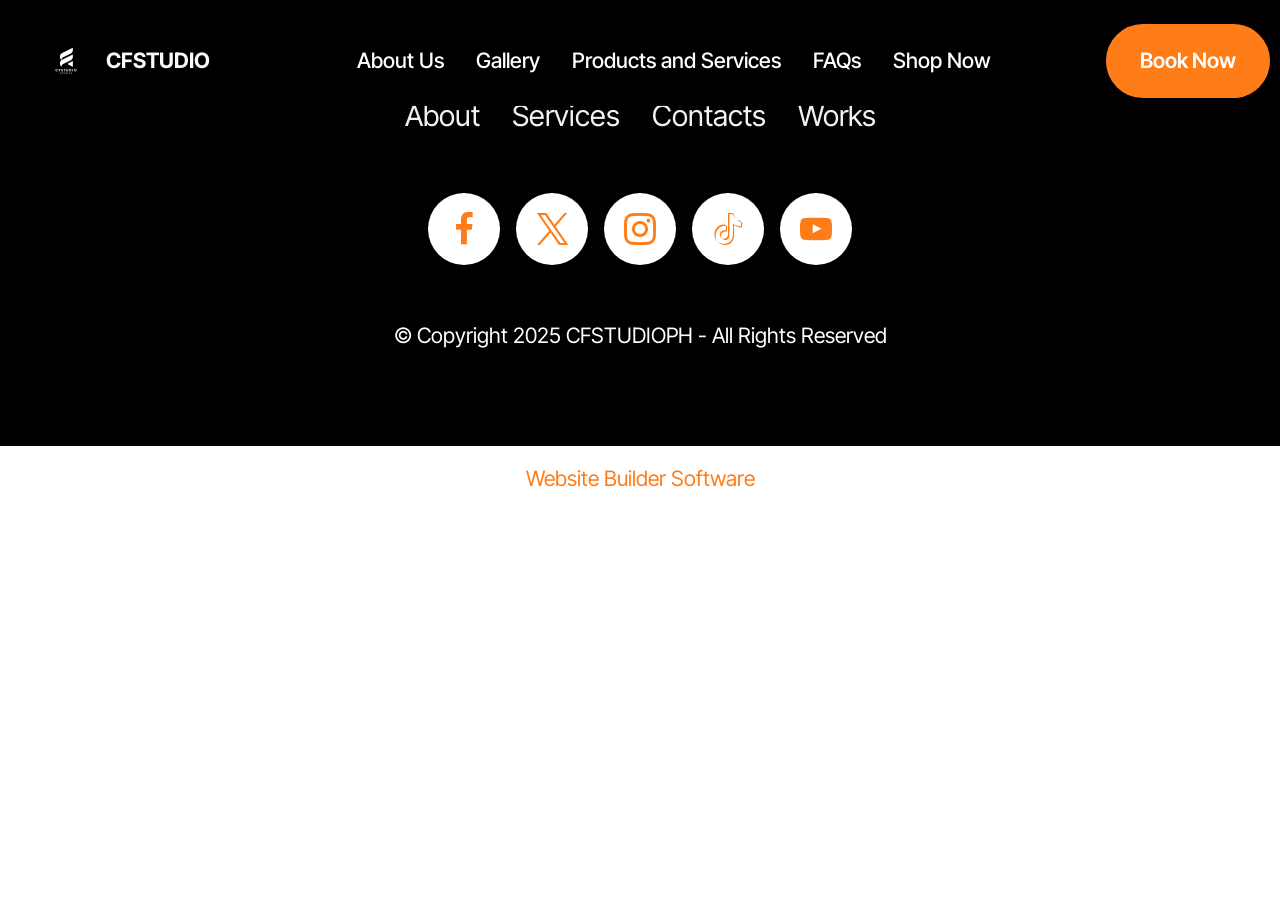
<file: otherservices.html>
<!DOCTYPE html>
<html  >
<head>
  <!-- Site made with Mobirise Website Builder v6.0.1, https://mobirise.com -->
  <meta charset="UTF-8">
  <meta http-equiv="X-UA-Compatible" content="IE=edge">
  <meta name="generator" content="Mobirise v6.0.1, mobirise.com">
  <meta name="viewport" content="width=device-width, initial-scale=1, minimum-scale=1">
  <link rel="shortcut icon" href="assets/images/2.png-96x96.png" type="image/x-icon">
  <meta name="description" content="">
  
  
  <title>Other Services</title>
  <link rel="stylesheet" href="assets/web/assets/mobirise-icons2/mobirise2.css">
  <link rel="stylesheet" href="assets/bootstrap/css/bootstrap.min.css">
  <link rel="stylesheet" href="assets/bootstrap/css/bootstrap-grid.min.css">
  <link rel="stylesheet" href="assets/bootstrap/css/bootstrap-reboot.min.css">
  <link rel="stylesheet" href="assets/animatecss/animate.css">
  <link rel="stylesheet" href="assets/dropdown/css/style.css">
  <link rel="stylesheet" href="assets/socicon/css/styles.css">
  <link rel="stylesheet" href="assets/theme/css/style.css">
  <link rel="preload" href="https://fonts.googleapis.com/css?family=Inter+Tight:100,200,300,400,500,600,700,800,900,100i,200i,300i,400i,500i,600i,700i,800i,900i&display=swap" as="style" onload="this.onload=null;this.rel='stylesheet'">
  <noscript><link rel="stylesheet" href="https://fonts.googleapis.com/css?family=Inter+Tight:100,200,300,400,500,600,700,800,900,100i,200i,300i,400i,500i,600i,700i,800i,900i&display=swap"></noscript>
  <link rel="preload" as="style" href="assets/mobirise/css/mbr-additional.css?v=qgGuip"><link rel="stylesheet" href="assets/mobirise/css/mbr-additional.css?v=qgGuip" type="text/css">

  
  
  
</head>
<body>
  
  <section data-bs-version="5.1" class="menu menu2 cid-tJS6tZXiPa" once="menu" id="menu02-2g">
	

	<nav class="navbar navbar-dropdown navbar-fixed-top navbar-expand-lg">
		<div class="container">
			<div class="navbar-brand">
				<span class="navbar-logo">
					
						<img src="assets/images/2.png-96x96.png" alt="cfstudioph official logo" style="height: 3rem;">
					
				</span>
				<span class="navbar-caption-wrap"><a class="navbar-caption text-white text-primary display-4" href="index.html">CFSTUDIO</a></span>
			</div>
			<button class="navbar-toggler" type="button" data-toggle="collapse" data-bs-toggle="collapse" data-target="#navbarSupportedContent" data-bs-target="#navbarSupportedContent" aria-controls="navbarNavAltMarkup" aria-expanded="false" aria-label="Toggle navigation">
				<div class="hamburger">
					<span></span>
					<span></span>
					<span></span>
					<span></span>
				</div>
			</button>
			<div class="collapse navbar-collapse" id="navbarSupportedContent">
				<ul class="navbar-nav nav-dropdown" data-app-modern-menu="true"><li class="nav-item">
						<a class="nav-link link text-danger text-primary display-4" href="index.html#people06-21">About Us</a>
					</li>
					<li class="nav-item">
						<a class="nav-link link text-danger text-primary display-4" href="gallery.html" aria-expanded="false">Gallery</a>
					</li>
					<li class="nav-item">
						<a class="nav-link link text-danger text-primary display-4" href="index.html#features04-1y">Products and Services</a>
					</li><li class="nav-item"><a class="nav-link link text-danger text-primary display-4" href="index.html#header15-25">FAQs</a></li><li class="nav-item"><a class="nav-link link text-danger text-primary display-4" href="index.html#pricing02-23">Shop Now</a></li></ul>
				
				<div class="navbar-buttons mbr-section-btn"><a class="btn btn-primary display-4" href="index.html#form02-6">Book Now</a></div>
			</div>
		</div>
	</nav>
</section>

<section data-bs-version="5.1" class="footer1 programm5 cid-tJS9NNcTLZ" once="footers" id="footer03-2h">

        

    

    <div class="container">
        <div class="row">

            <div class="row-links mb-4">
                <ul class="header-menu">
                  
                  
                  
                  
                <li class="header-menu-item mbr-fonts-style display-5"><a href="index.html#header01-7" class="text-danger">About</a></li><li class="header-menu-item mbr-fonts-style display-5"><a href="index.html#features04-w" class="text-danger text-primary">Services</a></li><li class="header-menu-item mbr-fonts-style display-5"><a href="index.html#contacts02-9" class="text-danger">Contacts</a></li><li class="header-menu-item mbr-fonts-style display-5"><a href="index.html#gallery02-v" class="text-danger text-primary">Works</a></li></ul>
              </div>

            <div class="col-12">
                <div class="social-row">
                    <div class="soc-item">
                        <a href="https://fb.com/cfstudioph" target="_blank">
                            <span class="mbr-iconfont display-7 socicon-facebook socicon"></span>
                        </a>
                    </div>
                    <div class="soc-item">
                        <a href="https://mobiri.se/" target="_blank">
                            <span class="mbr-iconfont socicon-twitter socicon"></span>
                        </a>
                    </div>
                    <div class="soc-item">
                        <a href="https://mobiri.se/" target="_blank">
                            <span class="mbr-iconfont socicon-instagram socicon"></span>
                        </a>
                    </div>
                    <div class="soc-item">
                        <a href="https://mobiri.se/" target="_blank">
                            <span class="mbr-iconfont socicon-tiktok socicon"></span>
                        </a>
                    </div>
                    <div class="soc-item">
                        <a href="https://mobiri.se/" target="_blank">
                            <span class="mbr-iconfont socicon-youtube socicon"></span>
                        </a>
                    </div>
                </div>
            </div>
            <div class="col-12 mt-5">
                <p class="mbr-fonts-style copyright display-7">
                    © Copyright 2025 CFSTUDIOPH - All Rights Reserved
                </p>
            </div>
        </div>
    </div>
</section><section class="display-7" style="padding: 0;align-items: center;justify-content: center;flex-wrap: wrap;    align-content: center;display: flex;position: relative;height: 4rem;"><a href="https://mobiri.se/3782352" style="flex: 1 1;height: 4rem;position: absolute;width: 100%;z-index: 1;"><img alt="" style="height: 4rem;" src="[data-uri]"></a><p style="margin: 0;text-align: center;" class="display-7">&#8204;</p><a style="z-index:1" href="https://mobirise.com"> Website Builder Software</a></section><script src="assets/bootstrap/js/bootstrap.bundle.min.js"></script>  <script src="assets/smoothscroll/smooth-scroll.js"></script>  <script src="assets/ytplayer/index.js"></script>  <script src="assets/dropdown/js/navbar-dropdown.js"></script>  <script src="assets/theme/js/script.js"></script>  
  
  
 <div id="scrollToTop" class="scrollToTop mbr-arrow-up"><a style="text-align: center;"><i class="mbr-arrow-up-icon mbr-arrow-up-icon-cm cm-icon cm-icon-smallarrow-up"></i></a></div>
    <input name="animation" type="hidden">
  </body>
</html>
</file>
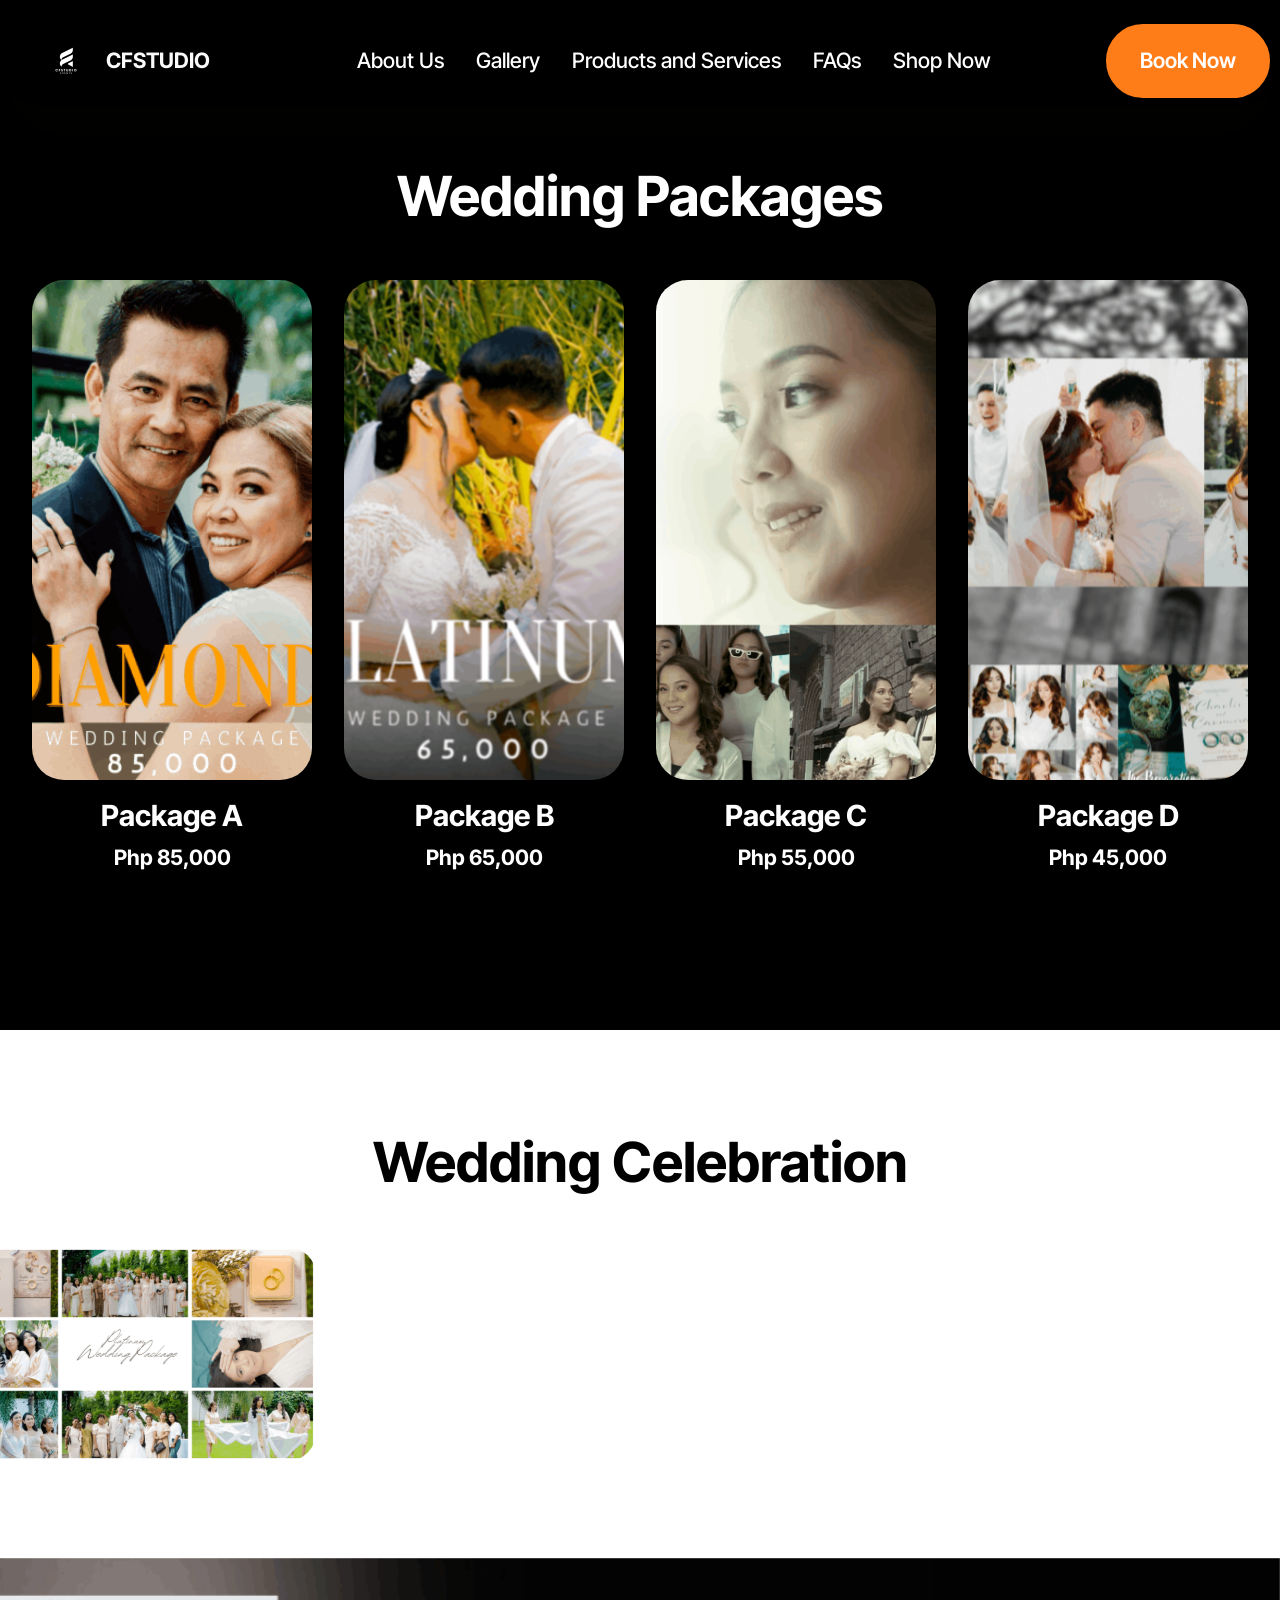
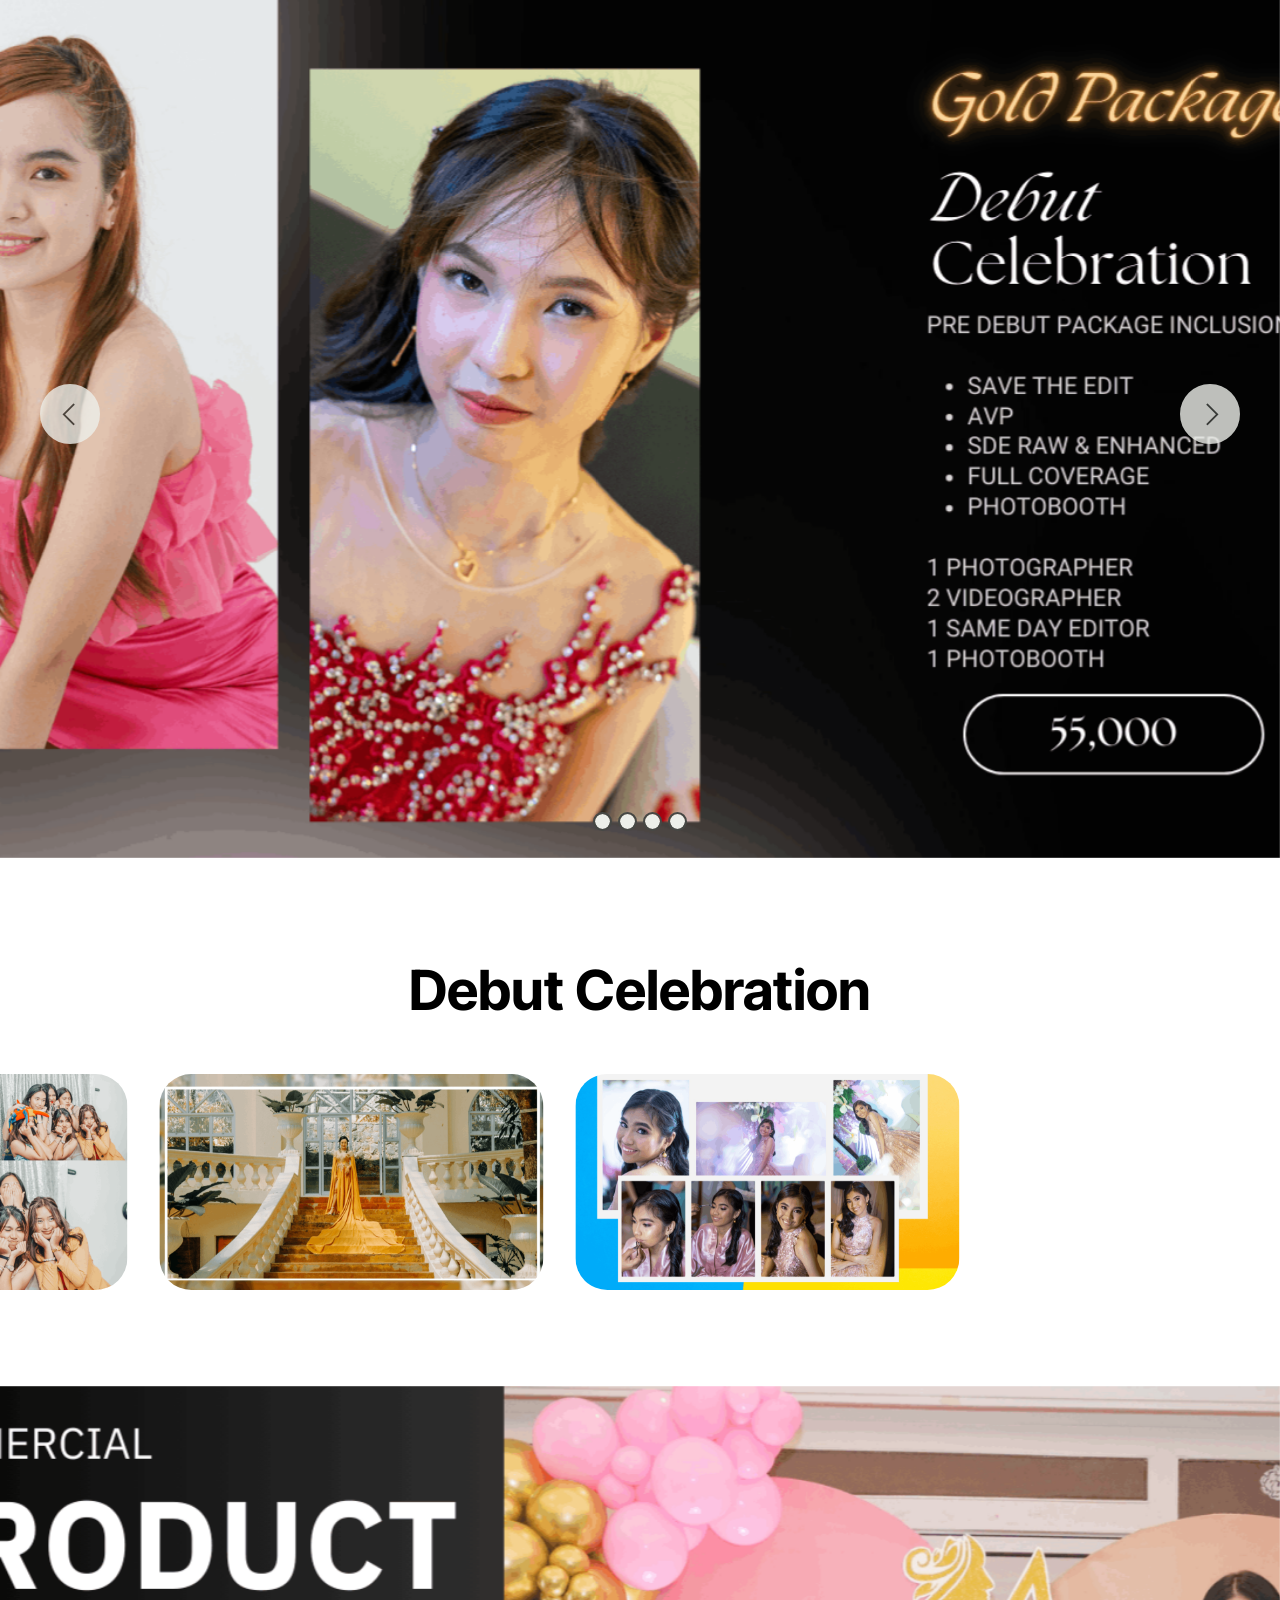
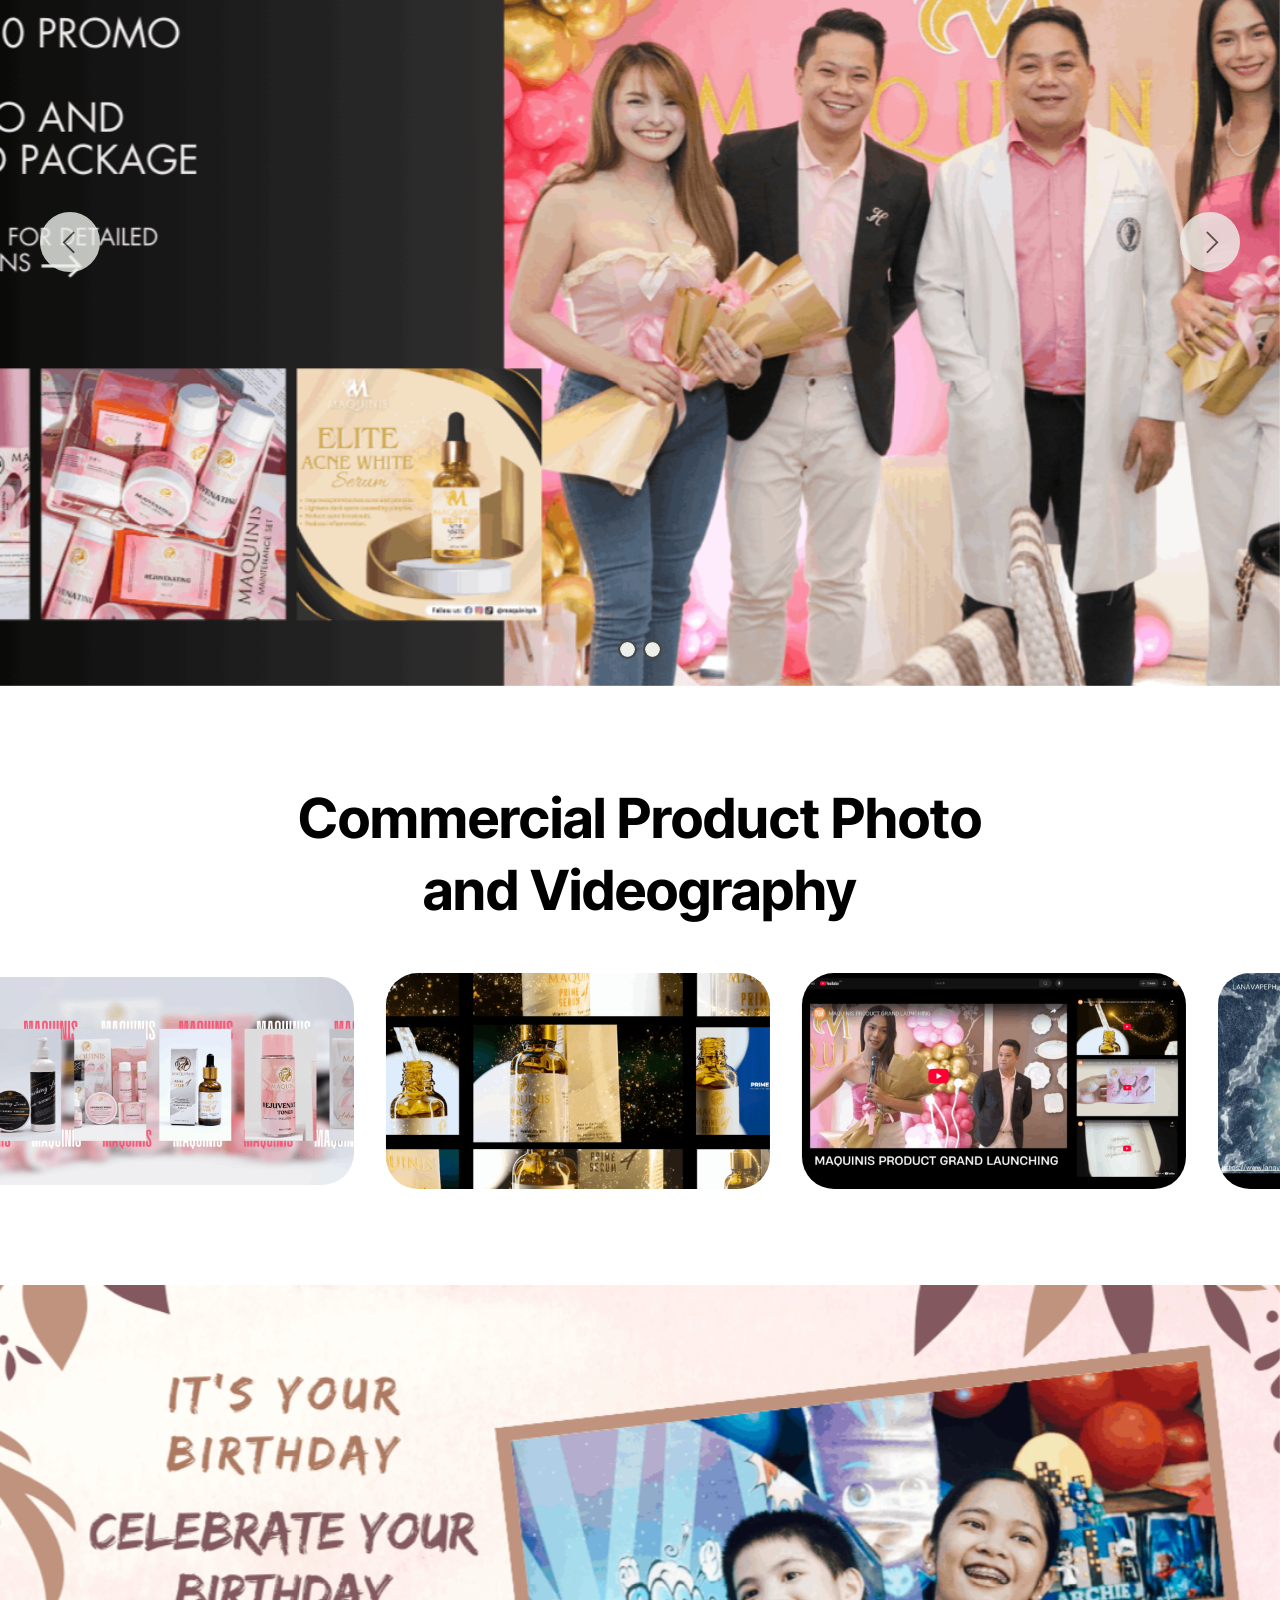
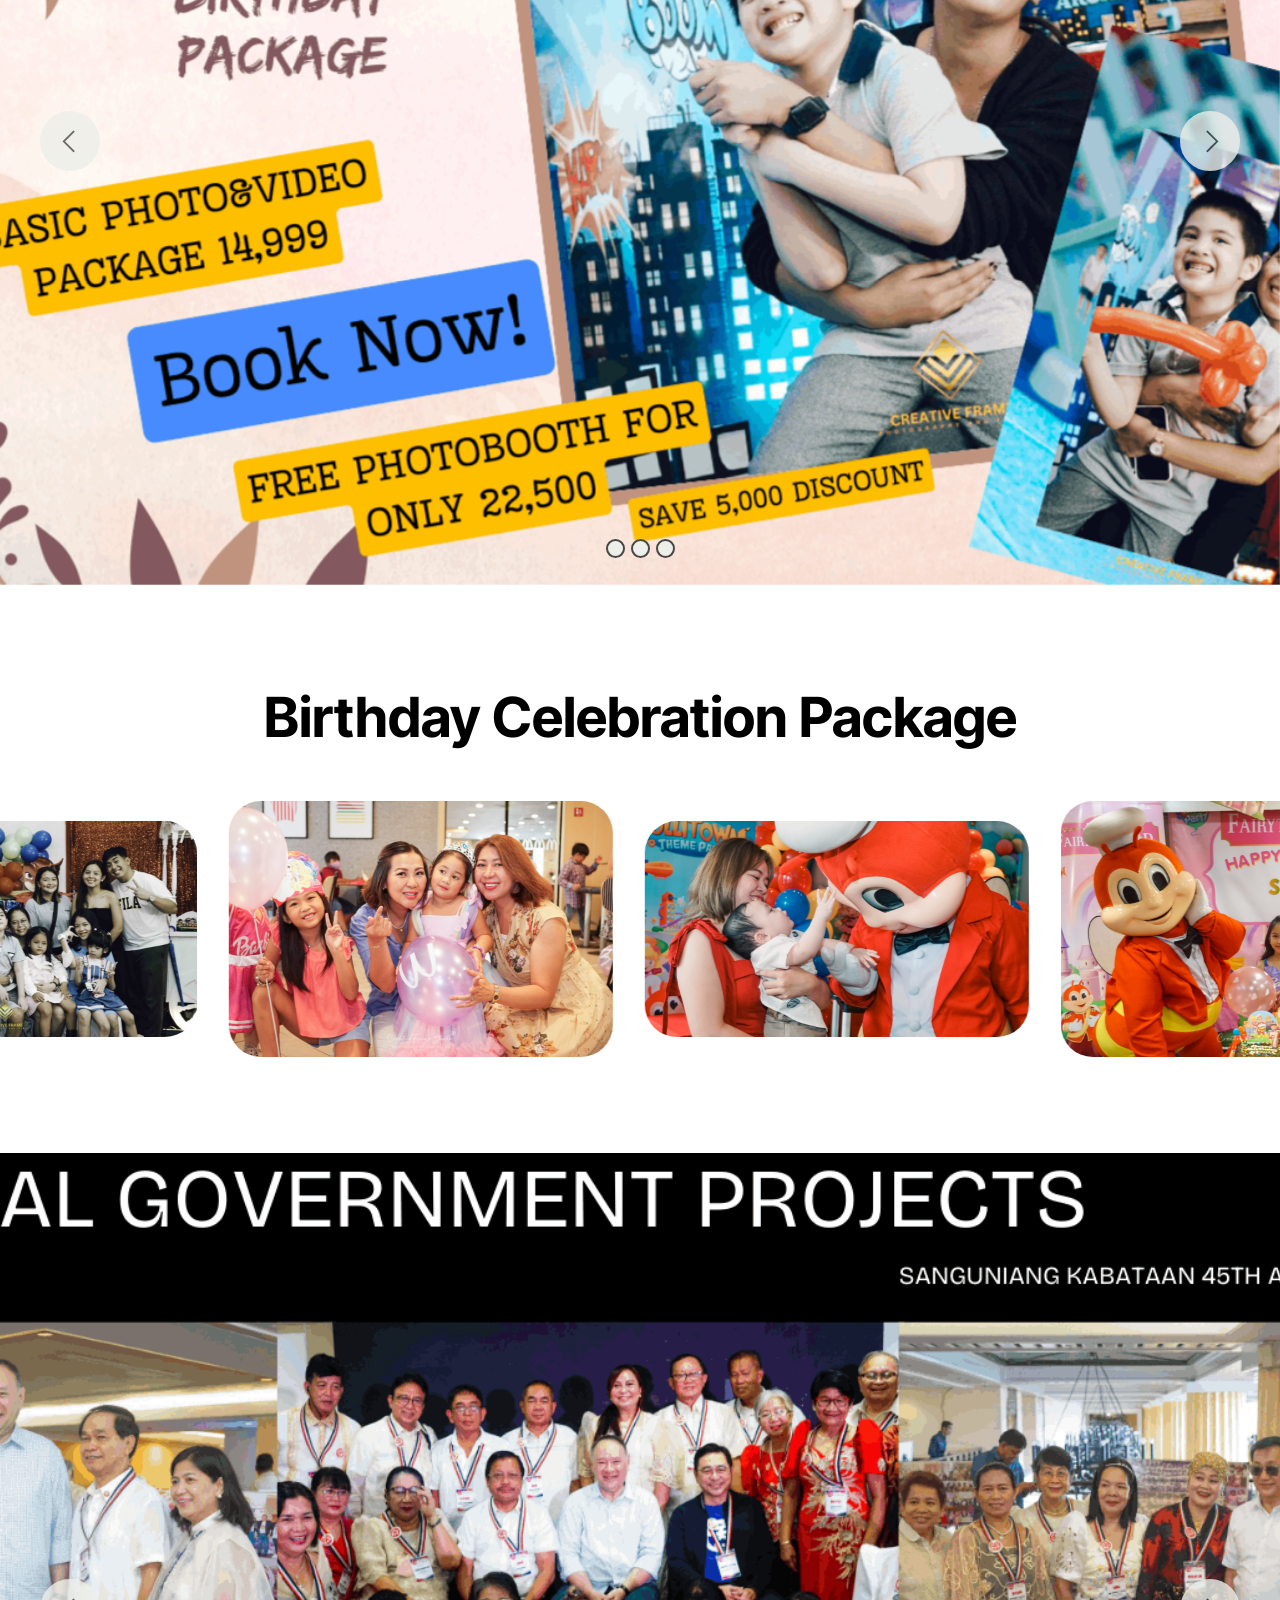
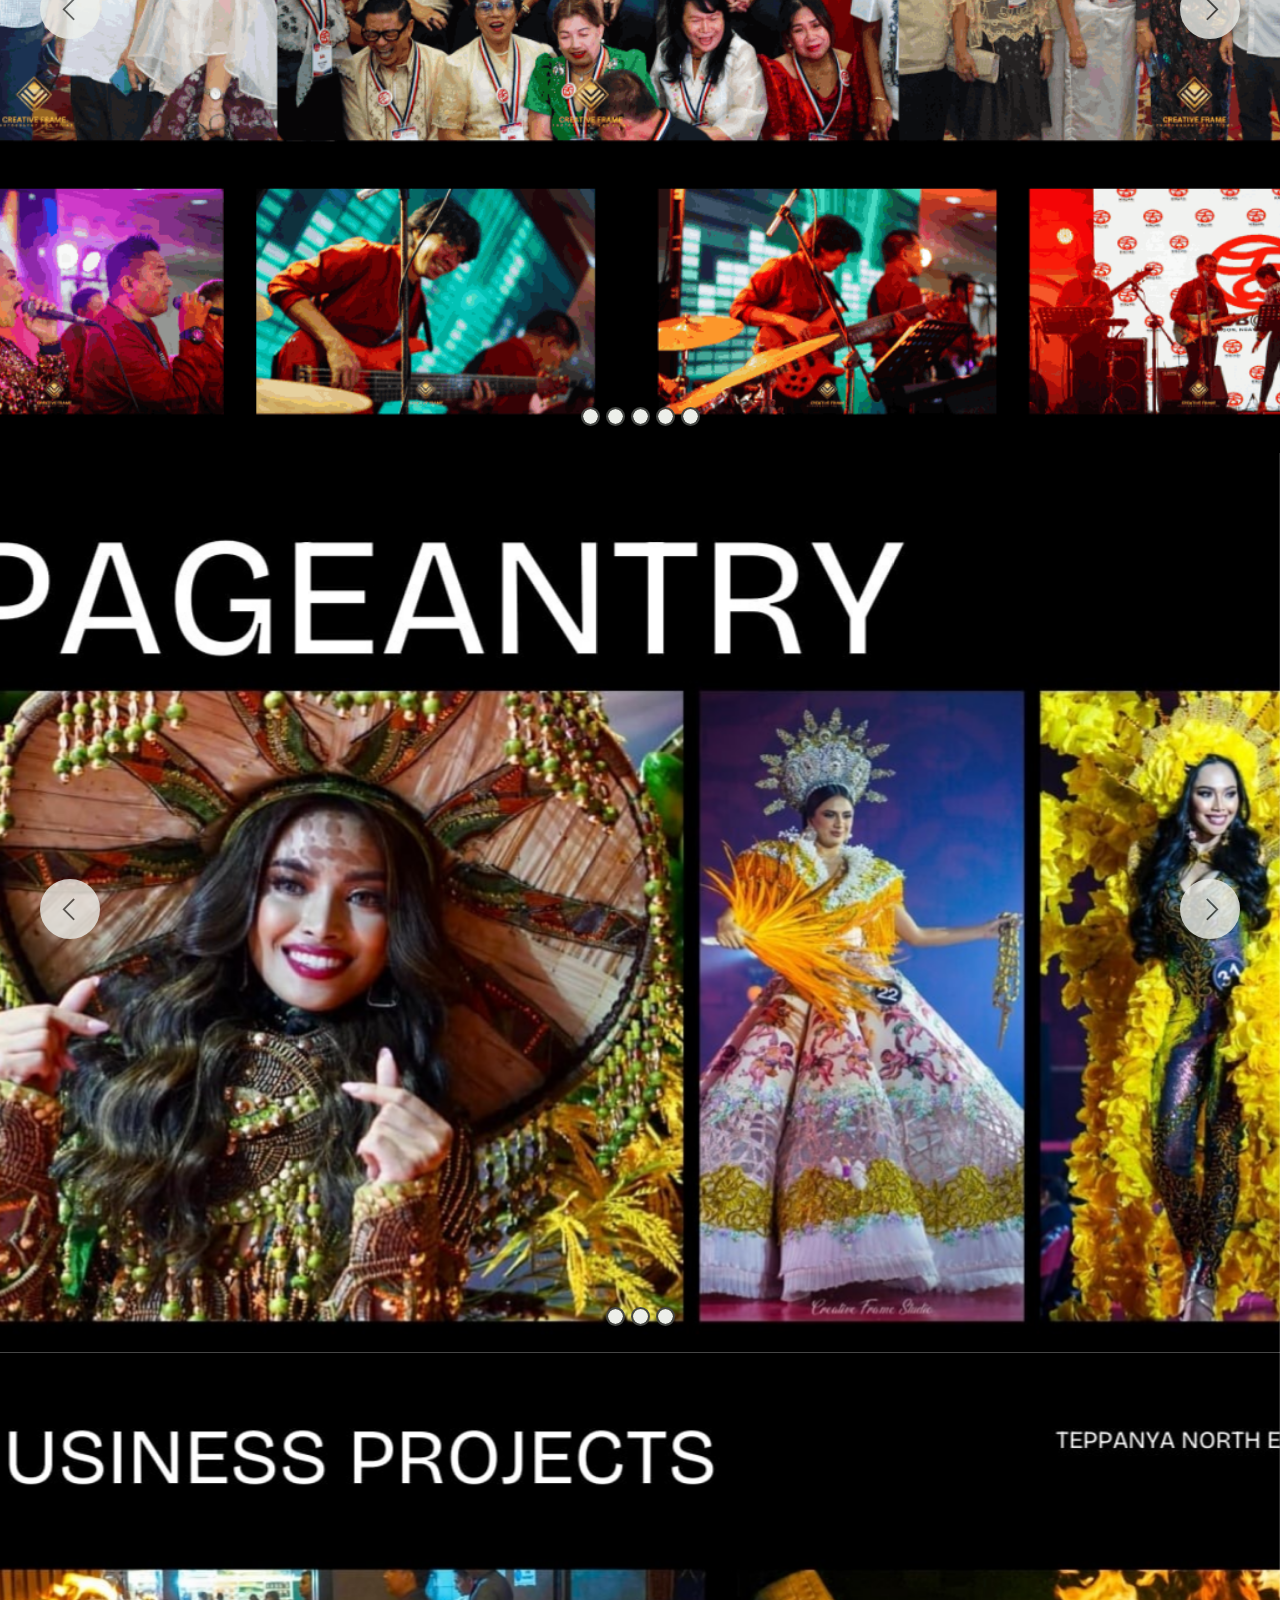
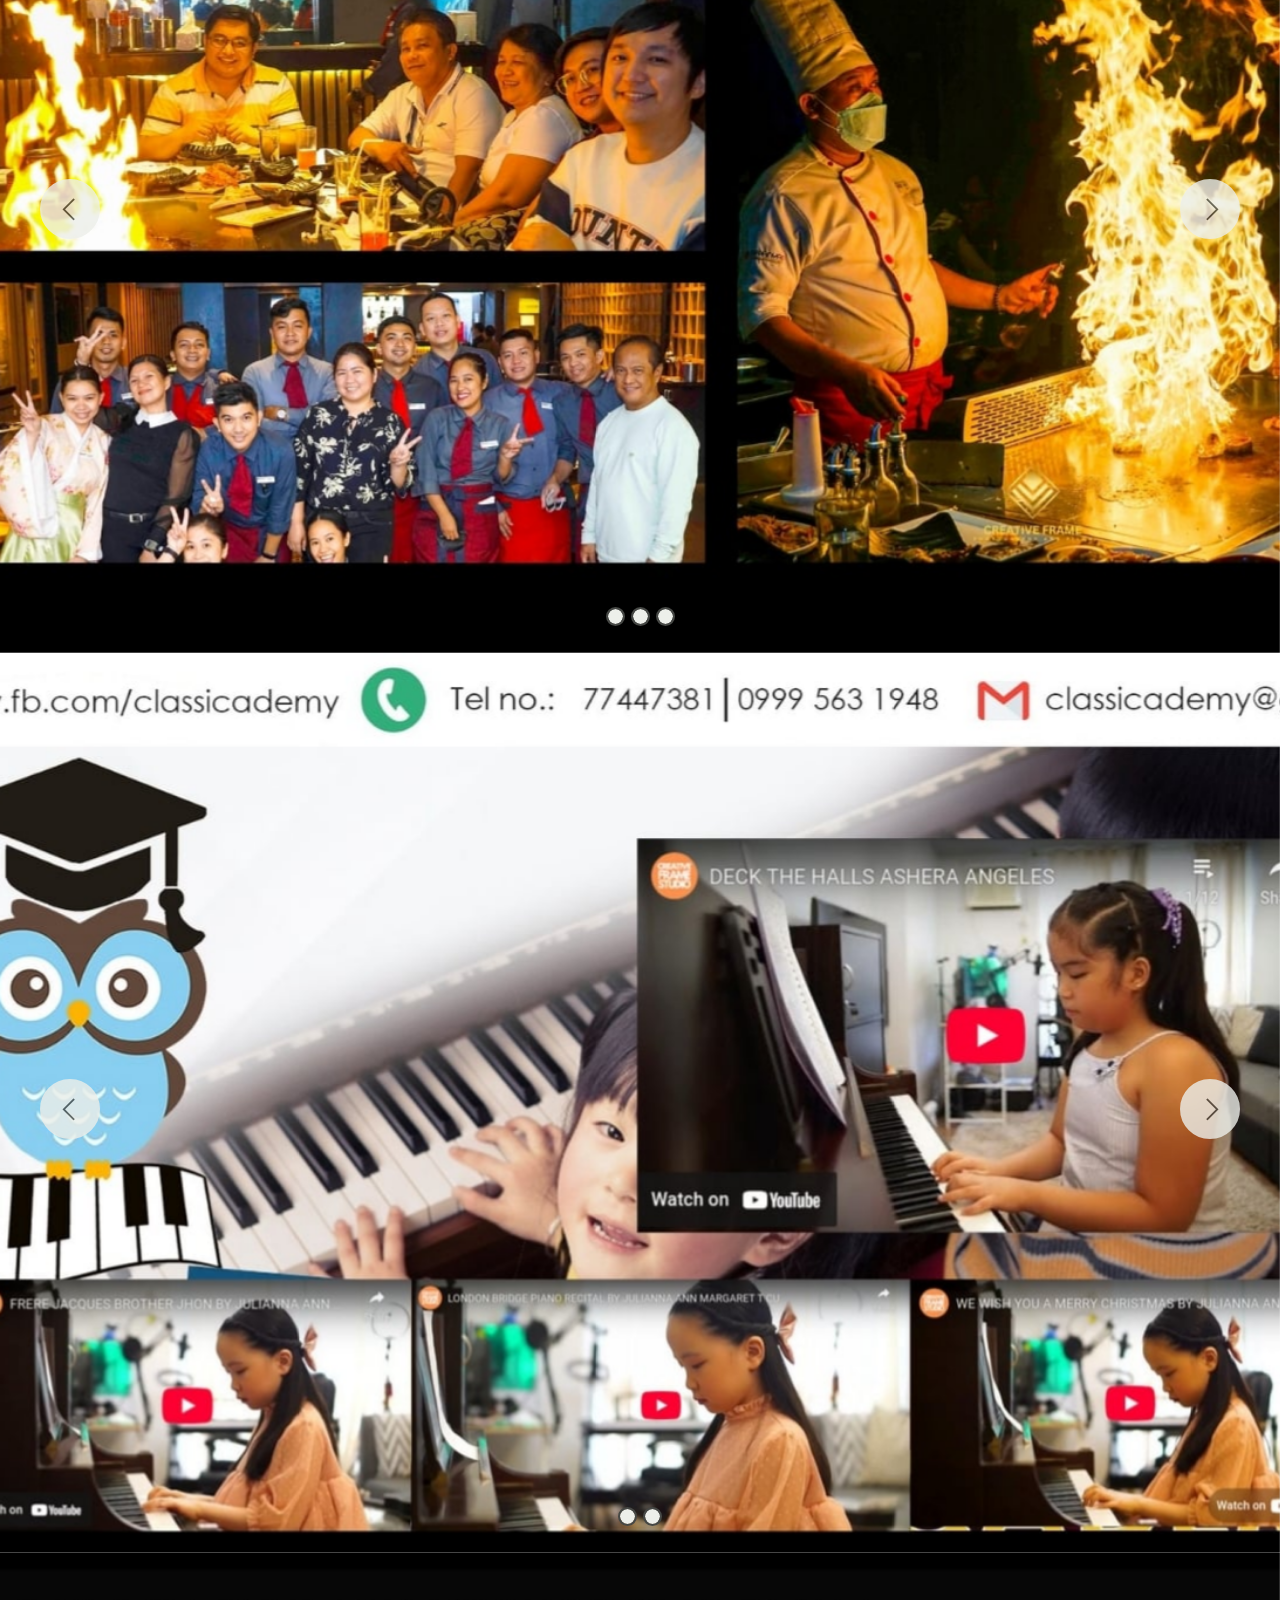
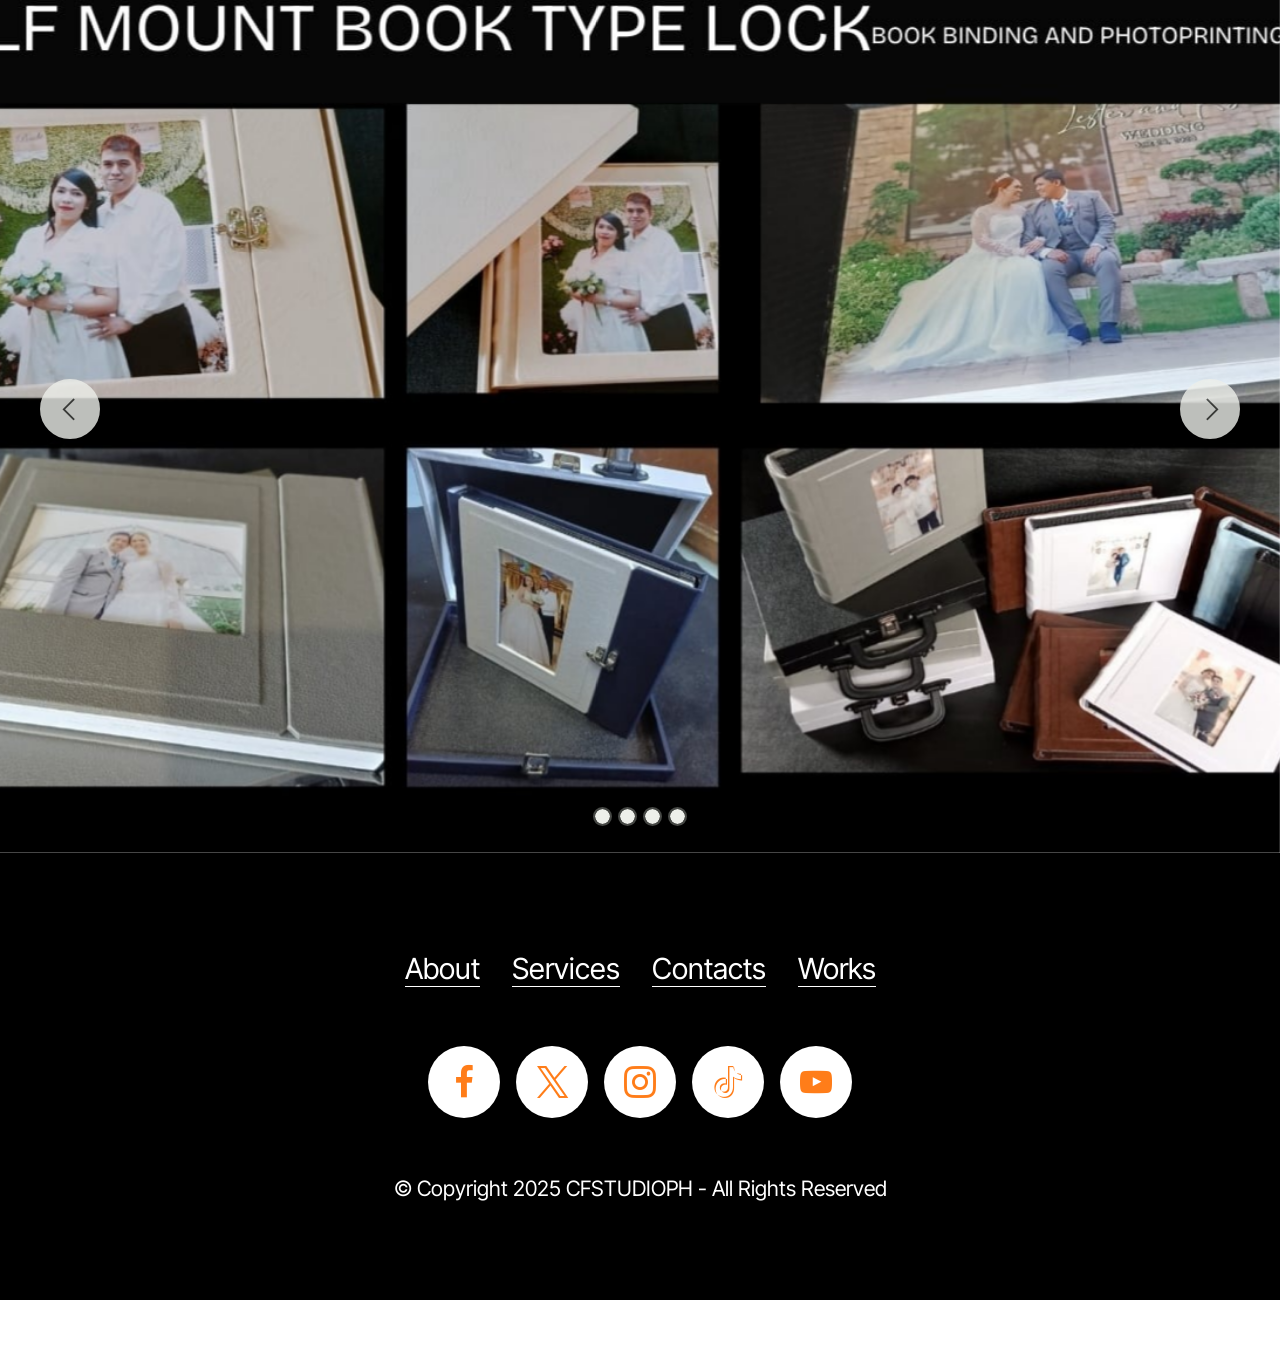
<file: photovideoservices.html>
<!DOCTYPE html>
<html  >
<head>
  <!-- Site made with Mobirise Website Builder v6.0.1, https://mobirise.com -->
  <meta charset="UTF-8">
  <meta http-equiv="X-UA-Compatible" content="IE=edge">
  <meta name="generator" content="Mobirise v6.0.1, mobirise.com">
  <meta name="viewport" content="width=device-width, initial-scale=1, minimum-scale=1">
  <link rel="shortcut icon" href="assets/images/2.png-96x96.png" type="image/x-icon">
  <meta name="description" content="">
  
  
  <title>Photography and VIdeography Services</title>
  <link rel="stylesheet" href="assets/web/assets/mobirise-icons2/mobirise2.css">
  <link rel="stylesheet" href="assets/bootstrap/css/bootstrap.min.css">
  <link rel="stylesheet" href="assets/bootstrap/css/bootstrap-grid.min.css">
  <link rel="stylesheet" href="assets/bootstrap/css/bootstrap-reboot.min.css">
  <link rel="stylesheet" href="assets/animatecss/animate.css">
  <link rel="stylesheet" href="assets/dropdown/css/style.css">
  <link rel="stylesheet" href="assets/socicon/css/styles.css">
  <link rel="stylesheet" href="assets/theme/css/style.css">
  <link rel="preload" href="https://fonts.googleapis.com/css?family=Inter+Tight:100,200,300,400,500,600,700,800,900,100i,200i,300i,400i,500i,600i,700i,800i,900i&display=swap" as="style" onload="this.onload=null;this.rel='stylesheet'">
  <noscript><link rel="stylesheet" href="https://fonts.googleapis.com/css?family=Inter+Tight:100,200,300,400,500,600,700,800,900,100i,200i,300i,400i,500i,600i,700i,800i,900i&display=swap"></noscript>
  <link rel="preload" as="style" href="assets/mobirise/css/mbr-additional.css?v=6WKO1i"><link rel="stylesheet" href="assets/mobirise/css/mbr-additional.css?v=6WKO1i" type="text/css">

  
  
  
</head>
<body>
  
  <section data-bs-version="5.1" class="menu menu2 cid-tJS6tZXiPa" once="menu" id="menu02-2e">
	

	<nav class="navbar navbar-dropdown navbar-fixed-top navbar-expand-lg">
		<div class="container">
			<div class="navbar-brand">
				<span class="navbar-logo">
					
						<img src="assets/images/2.png-96x96.png" alt="cfstudioph official logo" style="height: 3rem;">
					
				</span>
				<span class="navbar-caption-wrap"><a class="navbar-caption text-white text-primary display-4" href="index.html">CFSTUDIO</a></span>
			</div>
			<button class="navbar-toggler" type="button" data-toggle="collapse" data-bs-toggle="collapse" data-target="#navbarSupportedContent" data-bs-target="#navbarSupportedContent" aria-controls="navbarNavAltMarkup" aria-expanded="false" aria-label="Toggle navigation">
				<div class="hamburger">
					<span></span>
					<span></span>
					<span></span>
					<span></span>
				</div>
			</button>
			<div class="collapse navbar-collapse" id="navbarSupportedContent">
				<ul class="navbar-nav nav-dropdown" data-app-modern-menu="true"><li class="nav-item">
						<a class="nav-link link text-danger text-primary display-4" href="index.html#people06-21">About Us</a>
					</li>
					<li class="nav-item">
						<a class="nav-link link text-danger text-primary display-4" href="gallery.html" aria-expanded="false">Gallery</a>
					</li>
					<li class="nav-item">
						<a class="nav-link link text-danger text-primary display-4" href="index.html#features04-1y">Products and Services</a>
					</li><li class="nav-item"><a class="nav-link link text-danger text-primary display-4" href="index.html#header15-25">FAQs</a></li><li class="nav-item"><a class="nav-link link text-danger text-primary display-4" href="index.html#pricing02-23">Shop Now</a></li></ul>
				
				<div class="navbar-buttons mbr-section-btn"><a class="btn btn-primary display-4" href="index.html#form02-6">Book Now</a></div>
			</div>
		</div>
	</nav>
</section>

<section data-bs-version="5.1" class="people03 cid-uIkKB4hHvp" id="people03-2r">
	
	
	<div class="container-fluid">
		<div class="row justify-content-center">
			<div class="col-12 content-head">
				<div class="mbr-section-head mb-5">
					<h4 class="mbr-section-title mbr-fonts-style align-center mb-0 display-2">
						<strong>Wedding Packages</strong></h4>
					
				</div>
			</div>
		</div>
		<div class="row">
			<div class="item features-image col-12 col-md-6 col-lg-3">
				<div class="item-wrapper">
					<div class="item-img mb-3">
						<img src="assets/images/8.png-816x459.png" alt="cfstudio wedding" title="" data-slide-to="0" data-bs-slide-to="0">
					</div>
					<div class="item-content align-left">
						<h5 class="item-title mbr-fonts-style display-5"><strong>Package A</strong></h5>
						<h6 class="item-subtitle mbr-fonts-style mb-3 display-7"><strong>Php 85,000</strong></h6>
						
					</div>
					
				</div>
			</div>
			<div class="item features-image col-12 col-md-6 col-lg-3">
				<div class="item-wrapper">
					<div class="item-img mb-3">
						<img src="assets/images/11.png-4-816x459.png" alt="cfstudio wedding" title="" data-slide-to="1" data-bs-slide-to="1">
					</div>
					<div class="item-content align-left">
						<h5 class="item-title mbr-fonts-style display-5"><strong>Package B</strong></h5>
						<h6 class="item-subtitle mbr-fonts-style mb-3 display-7"><strong>Php 65,000</strong></h6>
						
					</div>
					
				</div>
			</div>
			<div class="item features-image col-12 col-md-6 col-lg-3">
				<div class="item-wrapper">
					<div class="item-img mb-3">
						<img src="assets/images/14.png-838x528.png" alt="cfstudio wedding" title="" data-slide-to="2" data-bs-slide-to="2">
					</div>
					<div class="item-content align-left">
						<h5 class="item-title mbr-fonts-style display-5"><strong>Package C</strong></h5>
						<h6 class="item-subtitle mbr-fonts-style mb-3 display-7"><strong>Php 55,000</strong></h6>
						
					</div>
					
				</div>
			</div><div class="item features-image col-12 col-md-6 col-lg-3">
				<div class="item-wrapper">
					<div class="item-img mb-3">
						<img src="assets/images/17.png-838x471.png" alt="cfstudio wedding" title="" data-slide-to="3" data-bs-slide-to="3">
					</div>
					<div class="item-content align-left">
						<h5 class="item-title mbr-fonts-style display-5"><strong>Package D</strong></h5>
						<h6 class="item-subtitle mbr-fonts-style mb-3 display-7"><strong>Php 45,000</strong></h6>
						
					</div>
					
				</div>
			</div>
		</div>
	</div>
</section>

<section data-bs-version="5.1" class="gallery07 cid-uIkNZ9BNq5" id="gallery07-2u">
  
  
  <div class="container-fluid gallery-wrapper">
    <div class="row justify-content-center">
      <div class="col-12 content-head">
        <div class="mbr-section-head mb-5">
          <h4 class="mbr-section-title mbr-fonts-style align-center mb-0 display-2"><strong>Wedding Celebration</strong></h4>
          
        </div>
      </div>
    </div>
    <div class="grid-container">
      <div class="grid-container-3 moving-left" style="transform: translate3d(-200px, 0px, 0px);">
        <div class="grid-item">
          <img src="assets/images/6.png-1152x648.png" alt="cfstudio debut">
        </div>
        <div class="grid-item">
          <img src="assets/images/7.png-1152x648.png" alt="cfstudio wedding">
        </div>
        <div class="grid-item">
          <img src="assets/images/9.png-1152x648.png" alt="cfstudio wedding">
        </div>
        <div class="grid-item">
          <img src="assets/images/12.png-1152x648.png" alt="cfstudio wedding">
        </div>
      </div>
    </div>
  </div>
</section>

<section data-bs-version="5.1" class="slider3 cid-uIkMV5MtzI mbr-fullscreen" id="slider03-2t">
    
    <div class="carousel slide carousel-fade" id="v6DRUfBruN" data-ride="carousel" data-bs-ride="carousel" data-interval="3000" data-bs-interval="3000">
        <ol class="carousel-indicators">
            <li data-slide-to="0" data-bs-slide-to="0" class="active" data-target="#v6DRUfBruN" data-bs-target="#v6DRUfBruN"></li>
            <li data-slide-to="1" data-bs-slide-to="1" data-target="#v6DRUfBruN" data-bs-target="#v6DRUfBruN"></li>
            <li data-slide-to="2" data-bs-slide-to="2" data-target="#v6DRUfBruN" data-bs-target="#v6DRUfBruN"></li><li data-slide-to="3" data-bs-slide-to="3" data-target="#v6DRUfBruN" data-bs-target="#v6DRUfBruN"></li>
        </ol>
        <div class="carousel-inner">
            
            
            <div class="carousel-item slider-image item active">
                <div class="item-wrapper">
                    <img class="d-block w-100" src="assets/images/31.png-1366x768.png" alt="cfstudio debut" data-slide-to="1" data-bs-slide-to="1">
                    
                    
                </div>
            </div><div class="carousel-item slider-image item">
                <div class="item-wrapper">
                    <img class="d-block w-100" src="assets/images/26.png-1366x768.png" alt="cfstudio debut" data-slide-to="2" data-bs-slide-to="2">
                    
                    
                </div>
            </div><div class="carousel-item slider-image item">
                <div class="item-wrapper">
                    <img class="d-block w-100" src="assets/images/32.png-1366x768.png" alt="cfstudio debut" data-slide-to="3" data-bs-slide-to="3">
                    
                    
                </div>
            </div><div class="carousel-item slider-image item">
                <div class="item-wrapper">
                    <img class="d-block w-100" src="assets/images/33.png-1366x768.png" alt="cfstudio debut" data-slide-to="1" data-bs-slide-to="1">
                    
                    
                </div>
            </div>
        </div>
        <a class="carousel-control carousel-control-prev" role="button" data-slide="prev" data-bs-slide="prev" href="#v6DRUfBruN">
            <span class="mobi-mbri mobi-mbri-arrow-prev" aria-hidden="true"></span>
            <span class="sr-only visually-hidden">Previous</span>
        </a>
        <a class="carousel-control carousel-control-next" role="button" data-slide="next" data-bs-slide="next" href="#v6DRUfBruN">
            <span class="mobi-mbri mobi-mbri-arrow-next" aria-hidden="true"></span>
            <span class="sr-only visually-hidden">Next</span>
        </a>
    </div>
</section>

<section data-bs-version="5.1" class="gallery07 cid-uIkOuLFF3t" id="gallery07-2v">
  
  
  <div class="container-fluid gallery-wrapper">
    <div class="row justify-content-center">
      <div class="col-12 content-head">
        <div class="mbr-section-head mb-5">
          <h4 class="mbr-section-title mbr-fonts-style align-center mb-0 display-2"><strong>Debut Celebration</strong></h4>
          
        </div>
      </div>
    </div>
    <div class="grid-container">
      <div class="grid-container-3 moving-left" style="transform: translate3d(-200px, 0px, 0px);">
        <div class="grid-item">
          <img src="assets/images/27.png-1152x648.png" alt="cfstudio debut">
        </div>
        <div class="grid-item">
          <img src="assets/images/34.png-1152x648.png" alt="cfstudio debut">
        </div>
        <div class="grid-item">
          <img src="assets/images/28.png-1152x648.png" alt="cfstudio debut">
        </div>
        <div class="grid-item">
          <img src="assets/images/35.png-1152x648.png" alt="cfstudio debut">
        </div>
      </div>
    </div>
  </div>
</section>

<section data-bs-version="5.1" class="slider3 cid-uIkQ4K3PFq mbr-fullscreen" id="slider03-2w">
    
    <div class="carousel slide carousel-fade" id="v6DRUhMz0n" data-ride="carousel" data-bs-ride="carousel" data-interval="3000" data-bs-interval="3000">
        <ol class="carousel-indicators">
            <li data-slide-to="0" data-bs-slide-to="0" class="active" data-target="#v6DRUhMz0n" data-bs-target="#v6DRUhMz0n"></li><li data-slide-to="1" data-bs-slide-to="1" class="" data-target="#v6DRUhMz0n" data-bs-target="#v6DRUhMz0n"></li>
            
            
        </ol>
        <div class="carousel-inner">
            
            
            <div class="carousel-item slider-image item active">
                <div class="item-wrapper">
                    <img class="d-block w-100" src="assets/images/21.png-1366x768.png" alt="cfstudio product" data-slide-to="0" data-bs-slide-to="0">
                    
                    
                </div>
            </div><div class="carousel-item slider-image item">
                <div class="item-wrapper">
                    <img class="d-block w-100" src="assets/images/25.png-1366x768.png" alt="cfstudio product" data-slide-to="1" data-bs-slide-to="1">
                    
                    
                </div>
            </div>
        </div>
        <a class="carousel-control carousel-control-prev" role="button" data-slide="prev" data-bs-slide="prev" href="#v6DRUhMz0n">
            <span class="mobi-mbri mobi-mbri-arrow-prev" aria-hidden="true"></span>
            <span class="sr-only visually-hidden">Previous</span>
        </a>
        <a class="carousel-control carousel-control-next" role="button" data-slide="next" data-bs-slide="next" href="#v6DRUhMz0n">
            <span class="mobi-mbri mobi-mbri-arrow-next" aria-hidden="true"></span>
            <span class="sr-only visually-hidden">Next</span>
        </a>
    </div>
</section>

<section data-bs-version="5.1" class="gallery07 cid-uIkQlm6ogw" id="gallery07-2x">
  
  
  <div class="container-fluid gallery-wrapper">
    <div class="row justify-content-center">
      <div class="col-12 content-head">
        <div class="mbr-section-head mb-5">
          <h4 class="mbr-section-title mbr-fonts-style align-center mb-0 display-2"><strong>Commercial Product Photo and Videography</strong></h4>
          
        </div>
      </div>
    </div>
    <div class="grid-container">
      <div class="grid-container-3 moving-left" style="transform: translate3d(-200px, 0px, 0px);">
        <div class="grid-item">
          <img src="assets/images/22.png-1152x625.png" alt="cfstudio product commercial">
        </div>
        <div class="grid-item">
          <img src="assets/images/23.png-1152x648.png" alt="cfstudio product commercial">
        </div>
        <div class="grid-item">
          <img src="assets/images/24.png-1152x648.png" alt="cfstudio product commercial">
        </div>
        <div class="grid-item">
          <img src="assets/images/25.png-1152x648.png" alt="cfstudio product commercial">
        </div>
      </div>
    </div>
  </div>
</section>

<section data-bs-version="5.1" class="slider3 cid-uIl0tPaZ0l mbr-fullscreen" id="slider03-2y">
    
    <div class="carousel slide carousel-fade" id="v6DRUjMNXB" data-ride="carousel" data-bs-ride="carousel" data-interval="3000" data-bs-interval="3000">
        <ol class="carousel-indicators">
            <li data-slide-to="0" data-bs-slide-to="0" class="active" data-target="#v6DRUjMNXB" data-bs-target="#v6DRUjMNXB"></li><li data-slide-to="1" data-bs-slide-to="1" class="" data-target="#v6DRUjMNXB" data-bs-target="#v6DRUjMNXB"></li><li data-slide-to="2" data-bs-slide-to="2" class="" data-target="#v6DRUjMNXB" data-bs-target="#v6DRUjMNXB"></li>
            
            
        </ol>
        <div class="carousel-inner">
            
            
            <div class="carousel-item slider-image item active">
                <div class="item-wrapper">
                    <img class="d-block w-100" src="assets/images/37.png-1366x768.png" alt="cfstudio birthday package" data-slide-to="0" data-bs-slide-to="0">
                    
                    
                </div>
            </div><div class="carousel-item slider-image item">
                <div class="item-wrapper">
                    <img class="d-block w-100" src="assets/images/38.png-1366x768.png" alt="cfstudio birthday package" data-slide-to="1" data-bs-slide-to="1">
                    
                    
                </div>
            </div><div class="carousel-item slider-image item">
                <div class="item-wrapper">
                    <img class="d-block w-100" src="assets/images/45.jpg-1366x768.jpg" alt="cfstudio birthday package" data-slide-to="2" data-bs-slide-to="2">
                    
                    
                </div>
            </div>
        </div>
        <a class="carousel-control carousel-control-prev" role="button" data-slide="prev" data-bs-slide="prev" href="#v6DRUjMNXB">
            <span class="mobi-mbri mobi-mbri-arrow-prev" aria-hidden="true"></span>
            <span class="sr-only visually-hidden">Previous</span>
        </a>
        <a class="carousel-control carousel-control-next" role="button" data-slide="next" data-bs-slide="next" href="#v6DRUjMNXB">
            <span class="mobi-mbri mobi-mbri-arrow-next" aria-hidden="true"></span>
            <span class="sr-only visually-hidden">Next</span>
        </a>
    </div>
</section>

<section data-bs-version="5.1" class="gallery07 cid-uIl0XxEonl" id="gallery07-30">
  
  
  <div class="container-fluid gallery-wrapper">
    <div class="row justify-content-center">
      <div class="col-12 content-head">
        <div class="mbr-section-head mb-5">
          <h4 class="mbr-section-title mbr-fonts-style align-center mb-0 display-2"><strong>Birthday Celebration Package</strong></h4>
          
        </div>
      </div>
    </div>
    <div class="grid-container">
      <div class="grid-container-3 moving-left" style="transform: translate3d(-200px, 0px, 0px);">
        <div class="grid-item">
          <img src="assets/images/dsc05196.jpg-1152x648.jpg" alt="cfstudio birthday package">
        </div>
        <div class="grid-item">
          <img src="assets/images/dsc09938.jpg-1152x768.jpg" alt="cfstudio birthday package">
        </div>
        <div class="grid-item">
          <img src="assets/images/rw-05800.jpg-1152x648.jpg" alt="cfstudio birthday package">
        </div>
        <div class="grid-item">
          <img src="assets/images/dsc06583.jpg-1152x768.jpg" alt="cfstudio birthday package">
        </div>
      </div>
    </div>
  </div>
</section>

<section data-bs-version="5.1" class="slider3 cid-uIl0VTioJu mbr-fullscreen" id="slider03-2z">
    
    <div class="carousel slide carousel-fade" id="v6DRUlJTPf" data-ride="carousel" data-bs-ride="carousel" data-interval="3000" data-bs-interval="3000">
        <ol class="carousel-indicators">
            <li data-slide-to="0" data-bs-slide-to="0" class="active" data-target="#v6DRUlJTPf" data-bs-target="#v6DRUlJTPf"></li><li data-slide-to="1" data-bs-slide-to="1" class="" data-target="#v6DRUlJTPf" data-bs-target="#v6DRUlJTPf"></li><li data-slide-to="2" data-bs-slide-to="2" class="" data-target="#v6DRUlJTPf" data-bs-target="#v6DRUlJTPf"></li><li data-slide-to="3" data-bs-slide-to="3" class="" data-target="#v6DRUlJTPf" data-bs-target="#v6DRUlJTPf"></li><li data-slide-to="4" data-bs-slide-to="4" class="" data-target="#v6DRUlJTPf" data-bs-target="#v6DRUlJTPf"></li>
            
            
        </ol>
        <div class="carousel-inner">
            
            
            <div class="carousel-item slider-image item active">
                <div class="item-wrapper">
                    <img class="d-block w-100" src="assets/images/43.png-1-1366x768.png" alt="cfstudio corporate" data-slide-to="0" data-bs-slide-to="0">
                    
                    
                </div>
            </div><div class="carousel-item slider-image item">
                <div class="item-wrapper">
                    <img class="d-block w-100" src="assets/images/47.jpg-1366x768.jpeg" alt="cfstudio corporate" data-slide-to="1" data-bs-slide-to="1">
                    
                    
                </div>
            </div><div class="carousel-item slider-image item">
                <div class="item-wrapper">
                    <img class="d-block w-100" src="assets/images/48.jpg-1366x768.jpeg" alt="cfstudio corporate" data-slide-to="2" data-bs-slide-to="2">
                    
                    
                </div>
            </div><div class="carousel-item slider-image item">
                <div class="item-wrapper">
                    <img class="d-block w-100" src="assets/images/42.jpg-1366x768.jpeg" alt="cfstudio corporate" data-slide-to="3" data-bs-slide-to="3">
                    
                    
                </div>
            </div><div class="carousel-item slider-image item">
                <div class="item-wrapper">
                    <img class="d-block w-100" src="assets/images/43.jpg-1-1366x768.jpeg" alt="cfstudio corporate" data-slide-to="4" data-bs-slide-to="4">
                    
                    
                </div>
            </div>
        </div>
        <a class="carousel-control carousel-control-prev" role="button" data-slide="prev" data-bs-slide="prev" href="#v6DRUlJTPf">
            <span class="mobi-mbri mobi-mbri-arrow-prev" aria-hidden="true"></span>
            <span class="sr-only visually-hidden">Previous</span>
        </a>
        <a class="carousel-control carousel-control-next" role="button" data-slide="next" data-bs-slide="next" href="#v6DRUlJTPf">
            <span class="mobi-mbri mobi-mbri-arrow-next" aria-hidden="true"></span>
            <span class="sr-only visually-hidden">Next</span>
        </a>
    </div>
</section>

<section data-bs-version="5.1" class="slider3 cid-uIl3T52B5d mbr-fullscreen" id="slider03-31">
    
    <div class="carousel slide carousel-fade" id="v6DRUmTJmz" data-ride="carousel" data-bs-ride="carousel" data-interval="3000" data-bs-interval="3000">
        <ol class="carousel-indicators">
            <li data-slide-to="0" data-bs-slide-to="0" class="active" data-target="#v6DRUmTJmz" data-bs-target="#v6DRUmTJmz"></li><li data-slide-to="1" data-bs-slide-to="1" class="" data-target="#v6DRUmTJmz" data-bs-target="#v6DRUmTJmz"></li><li data-slide-to="2" data-bs-slide-to="2" class="" data-target="#v6DRUmTJmz" data-bs-target="#v6DRUmTJmz"></li>
            
            
        </ol>
        <div class="carousel-inner">
            
            
            <div class="carousel-item slider-image item active">
                <div class="item-wrapper">
                    <img class="d-block w-100" src="assets/images/40.jpg-1366x768.jpeg" alt="cfstudio corporate" data-slide-to="0" data-bs-slide-to="0">
                    
                    
                </div>
            </div><div class="carousel-item slider-image item">
                <div class="item-wrapper">
                    <img class="d-block w-100" src="assets/images/44.jpg-1366x768.jpeg" alt="cfstudio modeling" data-slide-to="1" data-bs-slide-to="1">
                    
                    
                </div>
            </div><div class="carousel-item slider-image item">
                <div class="item-wrapper">
                    <img class="d-block w-100" src="assets/images/50.jpg-1366x768.jpeg" alt="cfstudio modeling" data-slide-to="2" data-bs-slide-to="2">
                    
                    
                </div>
            </div>
        </div>
        <a class="carousel-control carousel-control-prev" role="button" data-slide="prev" data-bs-slide="prev" href="#v6DRUmTJmz">
            <span class="mobi-mbri mobi-mbri-arrow-prev" aria-hidden="true"></span>
            <span class="sr-only visually-hidden">Previous</span>
        </a>
        <a class="carousel-control carousel-control-next" role="button" data-slide="next" data-bs-slide="next" href="#v6DRUmTJmz">
            <span class="mobi-mbri mobi-mbri-arrow-next" aria-hidden="true"></span>
            <span class="sr-only visually-hidden">Next</span>
        </a>
    </div>
</section>

<section data-bs-version="5.1" class="slider3 cid-uIl4DQJ4Kw mbr-fullscreen" id="slider03-32">
    
    <div class="carousel slide carousel-fade" id="v6DRUo4vKu" data-ride="carousel" data-bs-ride="carousel" data-interval="3000" data-bs-interval="3000">
        <ol class="carousel-indicators">
            <li data-slide-to="0" data-bs-slide-to="0" class="active" data-target="#v6DRUo4vKu" data-bs-target="#v6DRUo4vKu"></li><li data-slide-to="1" data-bs-slide-to="1" class="" data-target="#v6DRUo4vKu" data-bs-target="#v6DRUo4vKu"></li><li data-slide-to="2" data-bs-slide-to="2" class="" data-target="#v6DRUo4vKu" data-bs-target="#v6DRUo4vKu"></li>
            
            
        </ol>
        <div class="carousel-inner">
            
            
            <div class="carousel-item slider-image item active">
                <div class="item-wrapper">
                    <img class="d-block w-100" src="assets/images/51.jpg-1366x768.jpg" alt="cfstudio business" data-slide-to="0" data-bs-slide-to="0">
                    
                    
                </div>
            </div><div class="carousel-item slider-image item">
                <div class="item-wrapper">
                    <img class="d-block w-100" src="assets/images/49.jpg-1366x768.jpg" alt="cfstudio modeling" data-slide-to="1" data-bs-slide-to="1">
                    
                    
                </div>
            </div><div class="carousel-item slider-image item">
                <div class="item-wrapper">
                    <img class="d-block w-100" src="assets/images/52.jpg-1366x768.jpg" alt="cfstudio modeling" data-slide-to="2" data-bs-slide-to="2">
                    
                    
                </div>
            </div>
        </div>
        <a class="carousel-control carousel-control-prev" role="button" data-slide="prev" data-bs-slide="prev" href="#v6DRUo4vKu">
            <span class="mobi-mbri mobi-mbri-arrow-prev" aria-hidden="true"></span>
            <span class="sr-only visually-hidden">Previous</span>
        </a>
        <a class="carousel-control carousel-control-next" role="button" data-slide="next" data-bs-slide="next" href="#v6DRUo4vKu">
            <span class="mobi-mbri mobi-mbri-arrow-next" aria-hidden="true"></span>
            <span class="sr-only visually-hidden">Next</span>
        </a>
    </div>
</section>

<section data-bs-version="5.1" class="slider3 cid-uIl4WV5zUX mbr-fullscreen" id="slider03-33">
    
    <div class="carousel slide carousel-fade" id="v6DRUp9XNb" data-ride="carousel" data-bs-ride="carousel" data-interval="3000" data-bs-interval="3000">
        <ol class="carousel-indicators">
            <li data-slide-to="0" data-bs-slide-to="0" class="active" data-target="#v6DRUp9XNb" data-bs-target="#v6DRUp9XNb"></li><li data-slide-to="1" data-bs-slide-to="1" class="" data-target="#v6DRUp9XNb" data-bs-target="#v6DRUp9XNb"></li>
            
            
        </ol>
        <div class="carousel-inner">
            
            
            <div class="carousel-item slider-image item active">
                <div class="item-wrapper">
                    <img class="d-block w-100" src="assets/images/54.jpg-1366x768.jpg" alt="cfstudio business" data-slide-to="0" data-bs-slide-to="0">
                    
                    
                </div>
            </div><div class="carousel-item slider-image item">
                <div class="item-wrapper">
                    <img class="d-block w-100" src="assets/images/55.jpg-1366x768.jpg" alt="cfstudio modeling" data-slide-to="1" data-bs-slide-to="1">
                    
                    
                </div>
            </div>
        </div>
        <a class="carousel-control carousel-control-prev" role="button" data-slide="prev" data-bs-slide="prev" href="#v6DRUp9XNb">
            <span class="mobi-mbri mobi-mbri-arrow-prev" aria-hidden="true"></span>
            <span class="sr-only visually-hidden">Previous</span>
        </a>
        <a class="carousel-control carousel-control-next" role="button" data-slide="next" data-bs-slide="next" href="#v6DRUp9XNb">
            <span class="mobi-mbri mobi-mbri-arrow-next" aria-hidden="true"></span>
            <span class="sr-only visually-hidden">Next</span>
        </a>
    </div>
</section>

<section data-bs-version="5.1" class="slider3 cid-uIl67aZBBw mbr-fullscreen" id="slider03-35">
    
    <div class="carousel slide carousel-fade" id="v6DRUqdxho" data-ride="carousel" data-bs-ride="carousel" data-interval="3000" data-bs-interval="3000">
        <ol class="carousel-indicators">
            <li data-slide-to="0" data-bs-slide-to="0" class="active" data-target="#v6DRUqdxho" data-bs-target="#v6DRUqdxho"></li><li data-slide-to="1" data-bs-slide-to="1" class="" data-target="#v6DRUqdxho" data-bs-target="#v6DRUqdxho"></li><li data-slide-to="2" data-bs-slide-to="2" class="" data-target="#v6DRUqdxho" data-bs-target="#v6DRUqdxho"></li><li data-slide-to="3" data-bs-slide-to="3" class="" data-target="#v6DRUqdxho" data-bs-target="#v6DRUqdxho"></li>
            
            
        </ol>
        <div class="carousel-inner">
            
            
            <div class="carousel-item slider-image item active">
                <div class="item-wrapper">
                    <img class="d-block w-100" src="assets/images/56.jpg-1366x768.jpeg" alt="cfstudio photo album" data-slide-to="0" data-bs-slide-to="0">
                    
                    
                </div>
            </div><div class="carousel-item slider-image item">
                <div class="item-wrapper">
                    <img class="d-block w-100" src="assets/images/58.jpg-1366x768.jpeg" alt="cfstudio photo album" data-slide-to="1" data-bs-slide-to="1">
                    
                    
                </div>
            </div><div class="carousel-item slider-image item">
                <div class="item-wrapper">
                    <img class="d-block w-100" src="assets/images/57.jpg-1366x768.jpg" alt="cfstudio photo album" data-slide-to="2" data-bs-slide-to="2">
                    
                    
                </div>
            </div><div class="carousel-item slider-image item">
                <div class="item-wrapper">
                    <img class="d-block w-100" src="assets/images/59.jpg-1366x768.jpg" alt="cfstudio photo album" data-slide-to="3" data-bs-slide-to="3">
                    
                    
                </div>
            </div>
        </div>
        <a class="carousel-control carousel-control-prev" role="button" data-slide="prev" data-bs-slide="prev" href="#v6DRUqdxho">
            <span class="mobi-mbri mobi-mbri-arrow-prev" aria-hidden="true"></span>
            <span class="sr-only visually-hidden">Previous</span>
        </a>
        <a class="carousel-control carousel-control-next" role="button" data-slide="next" data-bs-slide="next" href="#v6DRUqdxho">
            <span class="mobi-mbri mobi-mbri-arrow-next" aria-hidden="true"></span>
            <span class="sr-only visually-hidden">Next</span>
        </a>
    </div>
</section>

<section data-bs-version="5.1" class="footer1 programm5 cid-tJS9NNcTLZ" once="footers" id="footer03-2f">

        

    

    <div class="container">
        <div class="row">

            <div class="row-links mb-4">
                <ul class="header-menu">
                  
                  
                  
                  
                <li class="header-menu-item mbr-fonts-style display-5"><a href="index.html#header01-7" class="text-danger">About</a></li><li class="header-menu-item mbr-fonts-style display-5"><a href="index.html#features04-w" class="text-danger text-primary">Services</a></li><li class="header-menu-item mbr-fonts-style display-5"><a href="index.html#contacts02-9" class="text-danger">Contacts</a></li><li class="header-menu-item mbr-fonts-style display-5"><a href="index.html#gallery02-v" class="text-danger text-primary">Works</a></li></ul>
              </div>

            <div class="col-12">
                <div class="social-row">
                    <div class="soc-item">
                        <a href="https://fb.com/cfstudioph" target="_blank">
                            <span class="mbr-iconfont display-7 socicon-facebook socicon"></span>
                        </a>
                    </div>
                    <div class="soc-item">
                        <a href="https://mobiri.se/" target="_blank">
                            <span class="mbr-iconfont socicon-twitter socicon"></span>
                        </a>
                    </div>
                    <div class="soc-item">
                        <a href="https://mobiri.se/" target="_blank">
                            <span class="mbr-iconfont socicon-instagram socicon"></span>
                        </a>
                    </div>
                    <div class="soc-item">
                        <a href="https://mobiri.se/" target="_blank">
                            <span class="mbr-iconfont socicon-tiktok socicon"></span>
                        </a>
                    </div>
                    <div class="soc-item">
                        <a href="https://mobiri.se/" target="_blank">
                            <span class="mbr-iconfont socicon-youtube socicon"></span>
                        </a>
                    </div>
                </div>
            </div>
            <div class="col-12 mt-5">
                <p class="mbr-fonts-style copyright display-7">
                    © Copyright 2025 CFSTUDIOPH - All Rights Reserved
                </p>
            </div>
        </div>
    </div>
</section><section class="display-7" style="padding: 0;align-items: center;justify-content: center;flex-wrap: wrap;    align-content: center;display: flex;position: relative;height: 4rem;"><a href="https://mobiri.se/3782352" style="flex: 1 1;height: 4rem;position: absolute;width: 100%;z-index: 1;"><img alt="" style="height: 4rem;" src="[data-uri]"></a><p style="margin: 0;text-align: center;" class="display-7">&#8204;</p><a style="z-index:1" href="https://mobirise.com/builder/no-code-website-builder.html">No Code Website Builder</a></section><script src="assets/bootstrap/js/bootstrap.bundle.min.js"></script>  <script src="assets/smoothscroll/smooth-scroll.js"></script>  <script src="assets/ytplayer/index.js"></script>  <script src="assets/dropdown/js/navbar-dropdown.js"></script>  <script src="assets/scrollgallery/scroll-gallery.js"></script>  <script src="assets/theme/js/script.js"></script>  
  
  
 <div id="scrollToTop" class="scrollToTop mbr-arrow-up"><a style="text-align: center;"><i class="mbr-arrow-up-icon mbr-arrow-up-icon-cm cm-icon cm-icon-smallarrow-up"></i></a></div>
    <input name="animation" type="hidden">
  </body>
</html>
</file>
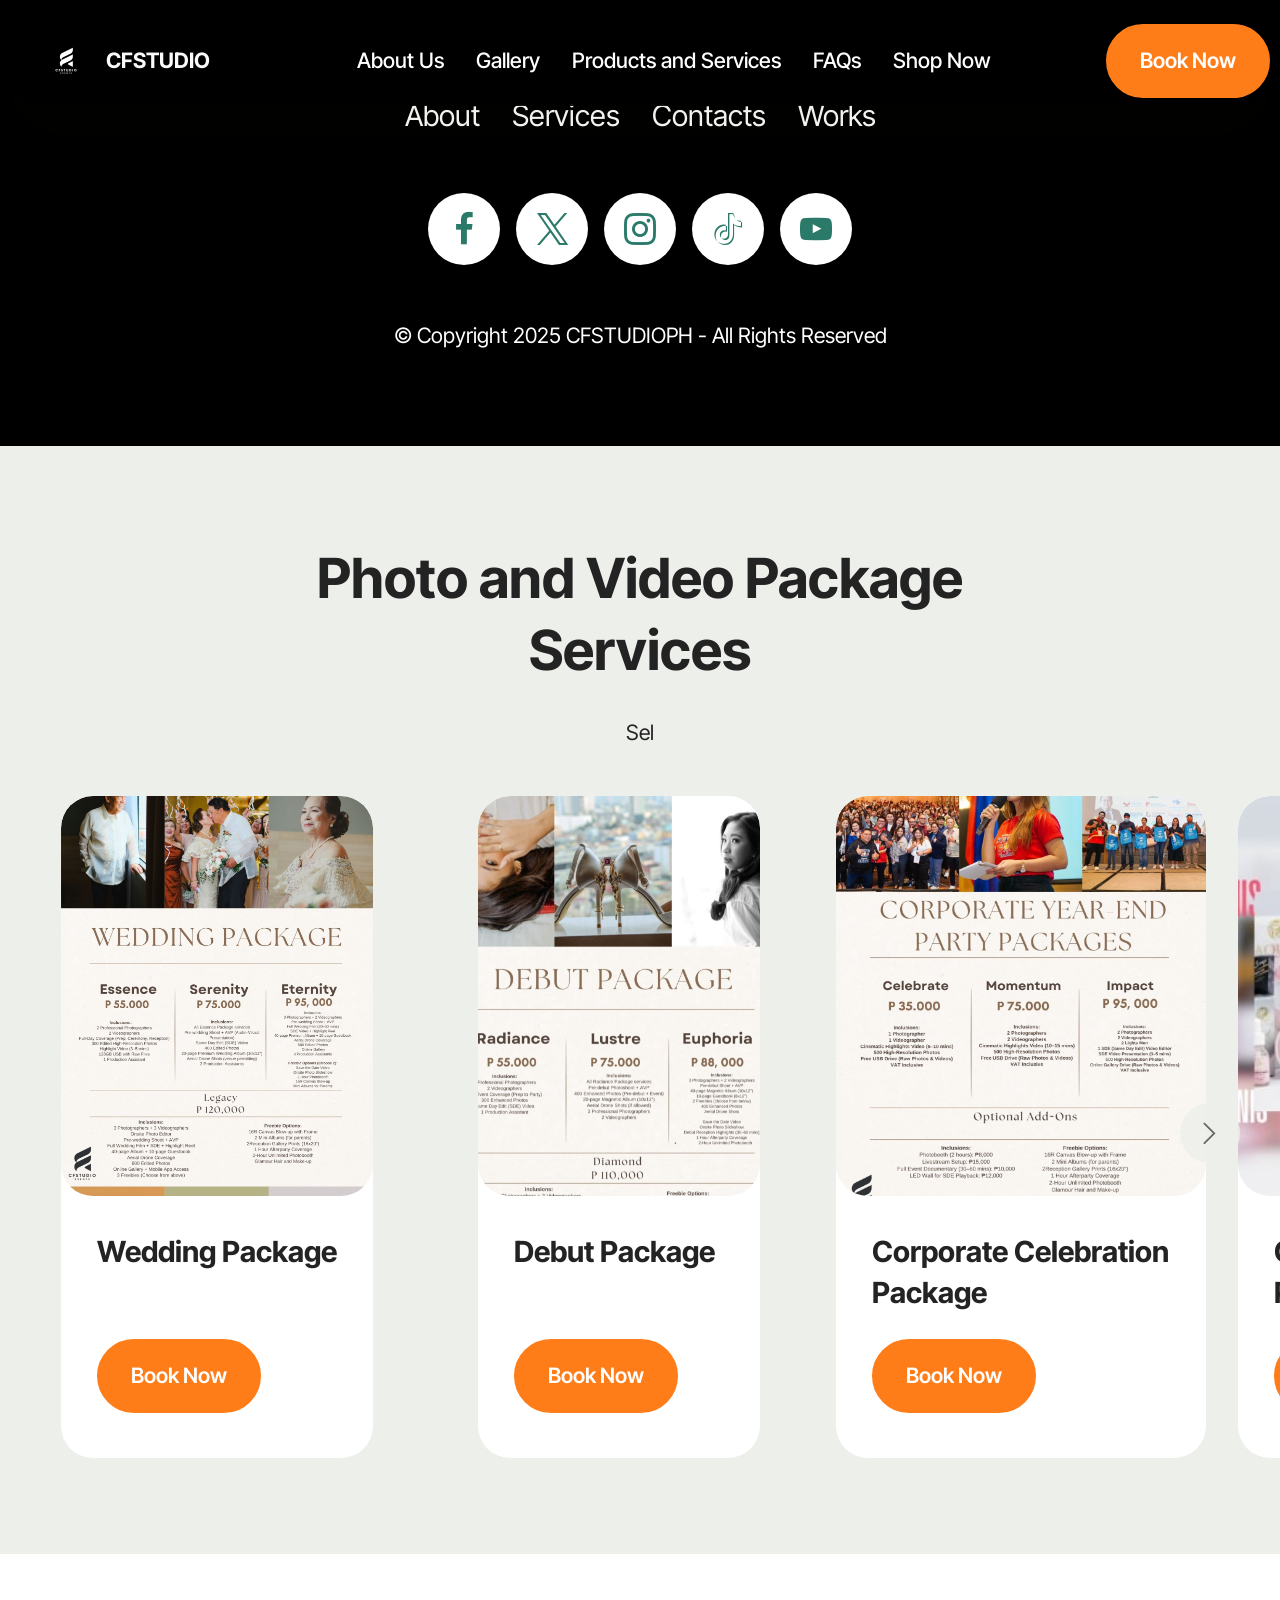
<file: productandservices.html>
<!DOCTYPE html>
<html  >
<head>
  <!-- Site made with Mobirise Website Builder v6.0.1, https://mobirise.com -->
  <meta charset="UTF-8">
  <meta http-equiv="X-UA-Compatible" content="IE=edge">
  <meta name="generator" content="Mobirise v6.0.1, mobirise.com">
  <meta name="viewport" content="width=device-width, initial-scale=1, minimum-scale=1">
  <link rel="shortcut icon" href="assets/images/2.png-96x96.png" type="image/x-icon">
  <meta name="description" content="">
  
  
  <title>Products and Services</title>
  <link rel="stylesheet" href="assets/web/assets/mobirise-icons2/mobirise2.css">
  <link rel="stylesheet" href="assets/bootstrap/css/bootstrap.min.css">
  <link rel="stylesheet" href="assets/bootstrap/css/bootstrap-grid.min.css">
  <link rel="stylesheet" href="assets/bootstrap/css/bootstrap-reboot.min.css">
  <link rel="stylesheet" href="assets/animatecss/animate.css">
  <link rel="stylesheet" href="assets/dropdown/css/style.css">
  <link rel="stylesheet" href="assets/socicon/css/styles.css">
  <link rel="stylesheet" href="assets/theme/css/style.css">
  <link rel="preload" href="https://fonts.googleapis.com/css?family=Inter+Tight:100,200,300,400,500,600,700,800,900,100i,200i,300i,400i,500i,600i,700i,800i,900i&display=swap" as="style" onload="this.onload=null;this.rel='stylesheet'">
  <noscript><link rel="stylesheet" href="https://fonts.googleapis.com/css?family=Inter+Tight:100,200,300,400,500,600,700,800,900,100i,200i,300i,400i,500i,600i,700i,800i,900i&display=swap"></noscript>
  <link rel="preload" as="style" href="assets/mobirise/css/mbr-additional.css?v=Ovi1P2"><link rel="stylesheet" href="assets/mobirise/css/mbr-additional.css?v=Ovi1P2" type="text/css">

  
  
  
</head>
<body>
  
  <section data-bs-version="5.1" class="menu menu2 cid-uHVPTNZnX0" once="menu" id="menu02-1m">
	

	<nav class="navbar navbar-dropdown navbar-fixed-top navbar-expand-lg">
		<div class="container">
			<div class="navbar-brand">
				<span class="navbar-logo">
					
						<img src="assets/images/2.png-96x96.png" alt="cfstudioph official logo" style="height: 3rem;">
					
				</span>
				<span class="navbar-caption-wrap"><a class="navbar-caption text-white text-primary display-4" href="index.html">CFSTUDIO</a></span>
			</div>
			<button class="navbar-toggler" type="button" data-toggle="collapse" data-bs-toggle="collapse" data-target="#navbarSupportedContent" data-bs-target="#navbarSupportedContent" aria-controls="navbarNavAltMarkup" aria-expanded="false" aria-label="Toggle navigation">
				<div class="hamburger">
					<span></span>
					<span></span>
					<span></span>
					<span></span>
				</div>
			</button>
			<div class="collapse navbar-collapse" id="navbarSupportedContent">
				<ul class="navbar-nav nav-dropdown" data-app-modern-menu="true"><li class="nav-item">
						<a class="nav-link link text-danger text-primary display-4" href="index.html#people06-21">About Us</a>
					</li>
					<li class="nav-item">
						<a class="nav-link link text-danger text-primary display-4" href="gallery.html" aria-expanded="false">Gallery</a>
					</li>
					<li class="nav-item">
						<a class="nav-link link text-danger text-primary display-4" href="index.html#features04-1y">Products and Services</a>
					</li><li class="nav-item"><a class="nav-link link text-danger text-primary display-4" href="index.html#header15-25">FAQs</a></li><li class="nav-item"><a class="nav-link link text-danger text-primary display-4" href="index.html#pricing02-23">Shop Now</a></li></ul>
				
				<div class="navbar-buttons mbr-section-btn"><a class="btn btn-primary display-4" href="index.html#form02-6">Book Now</a></div>
			</div>
		</div>
	</nav>
</section>

<section data-bs-version="5.1" class="footer1 programm5 cid-uHVPTOLzQ2" once="footers" id="footer03-1n">

        

    

    <div class="container">
        <div class="row">

            <div class="row-links mb-4">
                <ul class="header-menu">
                  
                  
                  
                  
                <li class="header-menu-item mbr-fonts-style display-5"><a href="index.html#header01-7" class="text-danger">About</a></li><li class="header-menu-item mbr-fonts-style display-5"><a href="index.html#features04-w" class="text-danger text-primary">Services</a></li><li class="header-menu-item mbr-fonts-style display-5"><a href="index.html#contacts02-9" class="text-danger">Contacts</a></li><li class="header-menu-item mbr-fonts-style display-5"><a href="index.html#gallery02-v" class="text-danger text-primary">Works</a></li></ul>
              </div>

            <div class="col-12">
                <div class="social-row">
                    <div class="soc-item">
                        <a href="https://fb.com/cfstudioph" target="_blank">
                            <span class="mbr-iconfont display-7 socicon-facebook socicon"></span>
                        </a>
                    </div>
                    <div class="soc-item">
                        <a href="https://mobiri.se/" target="_blank">
                            <span class="mbr-iconfont socicon-twitter socicon"></span>
                        </a>
                    </div>
                    <div class="soc-item">
                        <a href="https://mobiri.se/" target="_blank">
                            <span class="mbr-iconfont socicon-instagram socicon"></span>
                        </a>
                    </div>
                    <div class="soc-item">
                        <a href="https://mobiri.se/" target="_blank">
                            <span class="mbr-iconfont socicon-tiktok socicon"></span>
                        </a>
                    </div>
                    <div class="soc-item">
                        <a href="https://mobiri.se/" target="_blank">
                            <span class="mbr-iconfont socicon-youtube socicon"></span>
                        </a>
                    </div>
                </div>
            </div>
            <div class="col-12 mt-5">
                <p class="mbr-fonts-style copyright display-7">
                    © Copyright 2025 CFSTUDIOPH - All Rights Reserved
                </p>
            </div>
        </div>
    </div>
</section>

<section data-bs-version="5.1" class="features017 mbr-embla cid-uPz5IQHiif" id="features017-36">
	
	
	<div class="position-relative">
		<div class="container-fluid">
			<div class="row justify-content-center">
				<div class="col-12 content-head">
					<div class="mbr-section-head mb-5">
						<h4 class="mbr-section-title mbr-fonts-style align-center mb-0 display-2">
							<strong>Photo and Video Package Services</strong>
						</h4>
						<h5 class="mbr-section-subtitle mbr-fonts-style align-center mb-0 mt-4 display-7">Sel</h5>
					</div>
				</div>
			</div>
		</div>

		<div class="embla" data-skip-snaps="true" data-align="center" data-contain-scroll="trimSnaps" data-auto-play-interval="5" data-draggable="true">
			<div class="embla__viewport container-fluid">
				<div class="embla__container">
					
					
					
					<div class="embla__slide slider-image item active" style="margin-left: 1rem; margin-right: 1rem;">
						<div class="slide-content">
							<div class="item-img">
								<div class="item-wrapper">
									<img src="assets/images/2.jpg-1200x1697.jpg" alt="Mobirise Website Builder" title="" data-slide-to="0" data-bs-slide-to="0">
								</div>
							</div>
							<div class="item-content">
								<h5 class="item-title mbr-fonts-style display-5">
									<strong>Wedding Package</strong></h5>
								
								<p class="mbr-text mbr-fonts-style mt-3 display-7"></p>
							</div>
							<div class="mbr-section-btn item-footer mt-2"><a href="" class="btn item-btn btn-primary display-7" target="_blank">Book Now</a></div>
						</div>
					</div><div class="embla__slide slider-image item" style="margin-left: 1rem; margin-right: 1rem;">
						<div class="slide-content">
							<div class="item-img">
								<div class="item-wrapper">
									<img src="assets/images/1.jpg-2-1200x1697.jpeg" alt="Mobirise Website Builder" title="" data-slide-to="1" data-bs-slide-to="1">
								</div>
							</div>
							<div class="item-content">
								<h5 class="item-title mbr-fonts-style display-5">
									<strong>Debut Package</strong></h5>
								
								<p class="mbr-text mbr-fonts-style mt-3 display-7"></p>
							</div>
							<div class="mbr-section-btn item-footer mt-2"><a href="" class="btn item-btn btn-primary display-7" target="_blank">Book Now</a></div>
						</div>
					</div><div class="embla__slide slider-image item" style="margin-left: 1rem; margin-right: 1rem;">
						<div class="slide-content">
							<div class="item-img">
								<div class="item-wrapper">
									<img src="assets/images/3.jpg-1200x1697.jpg" alt="Mobirise Website Builder" title="" data-slide-to="2" data-bs-slide-to="2">
								</div>
							</div>
							<div class="item-content">
								<h5 class="item-title mbr-fonts-style display-5">
									<strong>Corporate Celebration Package</strong></h5>
								
								<p class="mbr-text mbr-fonts-style mt-3 display-7"></p>
							</div>
							<div class="mbr-section-btn item-footer mt-2"><a href="" class="btn item-btn btn-primary display-7" target="_blank">Book Now</a></div>
						</div>
					</div>
					
					
					
					<div class="embla__slide slider-image item" style="margin-left: 1rem; margin-right: 1rem;">
					<div class="slide-content">
						<div class="item-img">
							<div class="item-wrapper">
								<img src="assets/images/19.jpg-600x325.jpg" alt="Mobirise Website Builder" title="" data-slide-to="3" data-bs-slide-to="3">
							</div>
						</div>
						<div class="item-content">
							<h5 class="item-title mbr-fonts-style display-5"><strong>Commercial Product Package</strong></h5>
							
							<p class="mbr-text mbr-fonts-style mt-3 display-7"></p>
						</div>
						<div class="mbr-section-btn item-footer mt-2"><a href="" class="btn item-btn btn-primary display-7" target="_blank">Book Now</a></div>
					</div>
					</div><div class="embla__slide slider-image item" style="margin-left: 1rem; margin-right: 1rem;">
						<div class="slide-content">
							<div class="item-img">
								<div class="item-wrapper">
									<img src="assets/images/3.jpg-1200x960.jpg" alt="Mobirise Website Builder" title="" data-slide-to="4" data-bs-slide-to="4">
								</div>
							</div>
							<div class="item-content">
								<h5 class="item-title mbr-fonts-style display-5"><strong>Birthday Celebration Package</strong></h5>
								
								<p class="mbr-text mbr-fonts-style mt-3 display-7"></p>
							</div>
							<div class="mbr-section-btn item-footer mt-2"><a href="" class="btn item-btn btn-primary display-7" target="_blank">Book Now</a></div>
						</div>
					</div><div class="embla__slide slider-image item" style="margin-left: 1rem; margin-right: 1rem;">
						<div class="slide-content">
							<div class="item-img">
								<div class="item-wrapper">
									<img src="assets/images/31.jpg-1200x675.jpg" alt="Mobirise Website Builder" title="" data-slide-to="5" data-bs-slide-to="5">
								</div>
							</div>
							<div class="item-content">
								<h5 class="item-title mbr-fonts-style display-5"><strong>Birthday Celebration with Photobooth</strong></h5>
								
								<p class="mbr-text mbr-fonts-style mt-3 display-7"></p>
							</div>
							<div class="mbr-section-btn item-footer mt-2"><a href="" class="btn item-btn btn-primary display-7" target="_blank">Book Now</a></div>
						</div>
					</div><div class="embla__slide slider-image item" style="margin-left: 1rem; margin-right: 1rem;">
						<div class="slide-content">
							<div class="item-img">
								<div class="item-wrapper">
									<img src="assets/images/448720326-433033589497808-8940255087908328837-n.jpg-1200x800.jpg" alt="Mobirise Website Builder" title="" data-slide-to="6" data-bs-slide-to="6">
								</div>
							</div>
							<div class="item-content">
								<h5 class="item-title mbr-fonts-style display-5">
									<strong>Photo Studio On-Site</strong></h5>
								
								<p class="mbr-text mbr-fonts-style mt-3 display-7"></p>
							</div>
							<div class="mbr-section-btn item-footer mt-2"><a href="" class="btn item-btn btn-primary display-7" target="_blank">Book Now</a></div>
						</div>
					</div><div class="embla__slide slider-image item" style="margin-left: 1rem; margin-right: 1rem;">
						<div class="slide-content">
							<div class="item-img">
								<div class="item-wrapper">
									<img src="assets/images/363328018-247684748032694-5867292831873729127-n.jpg-1200x675.jpg" alt="Mobirise Website Builder" title="" data-slide-to="7" data-bs-slide-to="7">
								</div>
							</div>
							<div class="item-content">
								<h5 class="item-title mbr-fonts-style display-5">
									<strong>Business Coverage Package</strong></h5>
								
								<p class="mbr-text mbr-fonts-style mt-3 display-7"></p>
							</div>
							<div class="mbr-section-btn item-footer mt-2"><a href="" class="btn item-btn btn-primary display-7" target="_blank">Book Now</a></div>
						</div>
					</div><div class="embla__slide slider-image item" style="margin-left: 1rem; margin-right: 1rem;">
						<div class="slide-content">
							<div class="item-img">
								<div class="item-wrapper">
									<img src="assets/images/2.jpg-1200x960.jpg" alt="Mobirise Website Builder" title="" data-slide-to="8" data-bs-slide-to="8">
								</div>
							</div>
							<div class="item-content">
								<h5 class="item-title mbr-fonts-style display-5">
									<strong>Gender Reveal Package</strong></h5>
								
								<p class="mbr-text mbr-fonts-style mt-3 display-7"></p>
							</div>
							<div class="mbr-section-btn item-footer mt-2"><a href="" class="btn item-btn btn-primary display-7" target="_blank">Book Now</a></div>
						</div>
					</div><div class="embla__slide slider-image item" style="margin-left: 1rem; margin-right: 1rem;">
						<div class="slide-content">
							<div class="item-img">
								<div class="item-wrapper">
									<img src="assets/images/1.jpg-1200x848.jpg" alt="Mobirise Website Builder" title="" data-slide-to="9" data-bs-slide-to="9">
								</div>
							</div>
							<div class="item-content">
								<h5 class="item-title mbr-fonts-style display-5">
									<strong>Photography Workshop</strong></h5>
								
								<p class="mbr-text mbr-fonts-style mt-3 display-7"></p>
							</div>
							<div class="mbr-section-btn item-footer mt-2"><a href="" class="btn item-btn btn-primary display-7" target="_blank">Book Now</a></div>
						</div>
					</div>
				</div>
			</div>
			<button class="embla__button embla__button--prev">
				<span class="mobi-mbri mobi-mbri-arrow-prev mbr-iconfont" aria-hidden="true"></span>
				<span class="sr-only visually-hidden visually-hidden visually-hidden">Previous</span>
			</button>
			<button class="embla__button embla__button--next">
				<span class="mobi-mbri mobi-mbri-arrow-next mbr-iconfont" aria-hidden="true"></span>
				<span class="sr-only visually-hidden visually-hidden visually-hidden">Next</span>
			</button>
		</div>
	</div>
</section><section class="display-7" style="padding: 0;align-items: center;justify-content: center;flex-wrap: wrap;    align-content: center;display: flex;position: relative;height: 4rem;"><a href="https://mobiri.se/3782352" style="flex: 1 1;height: 4rem;position: absolute;width: 100%;z-index: 1;"><img alt="" style="height: 4rem;" src="[data-uri]"></a><p style="margin: 0;text-align: center;" class="display-7">&#8204;</p><a style="z-index:1" href="https://mobirise.com/builder/ai-website-builder.html">Free AI Website Software</a></section><script src="assets/bootstrap/js/bootstrap.bundle.min.js"></script>  <script src="assets/smoothscroll/smooth-scroll.js"></script>  <script src="assets/ytplayer/index.js"></script>  <script src="assets/dropdown/js/navbar-dropdown.js"></script>  <script src="assets/embla/embla.min.js"></script>  <script src="assets/embla/script.js"></script>  <script src="assets/theme/js/script.js"></script>  
  
  
 <div id="scrollToTop" class="scrollToTop mbr-arrow-up"><a style="text-align: center;"><i class="mbr-arrow-up-icon mbr-arrow-up-icon-cm cm-icon cm-icon-smallarrow-up"></i></a></div>
    <input name="animation" type="hidden">
  </body>
</html>
</file>
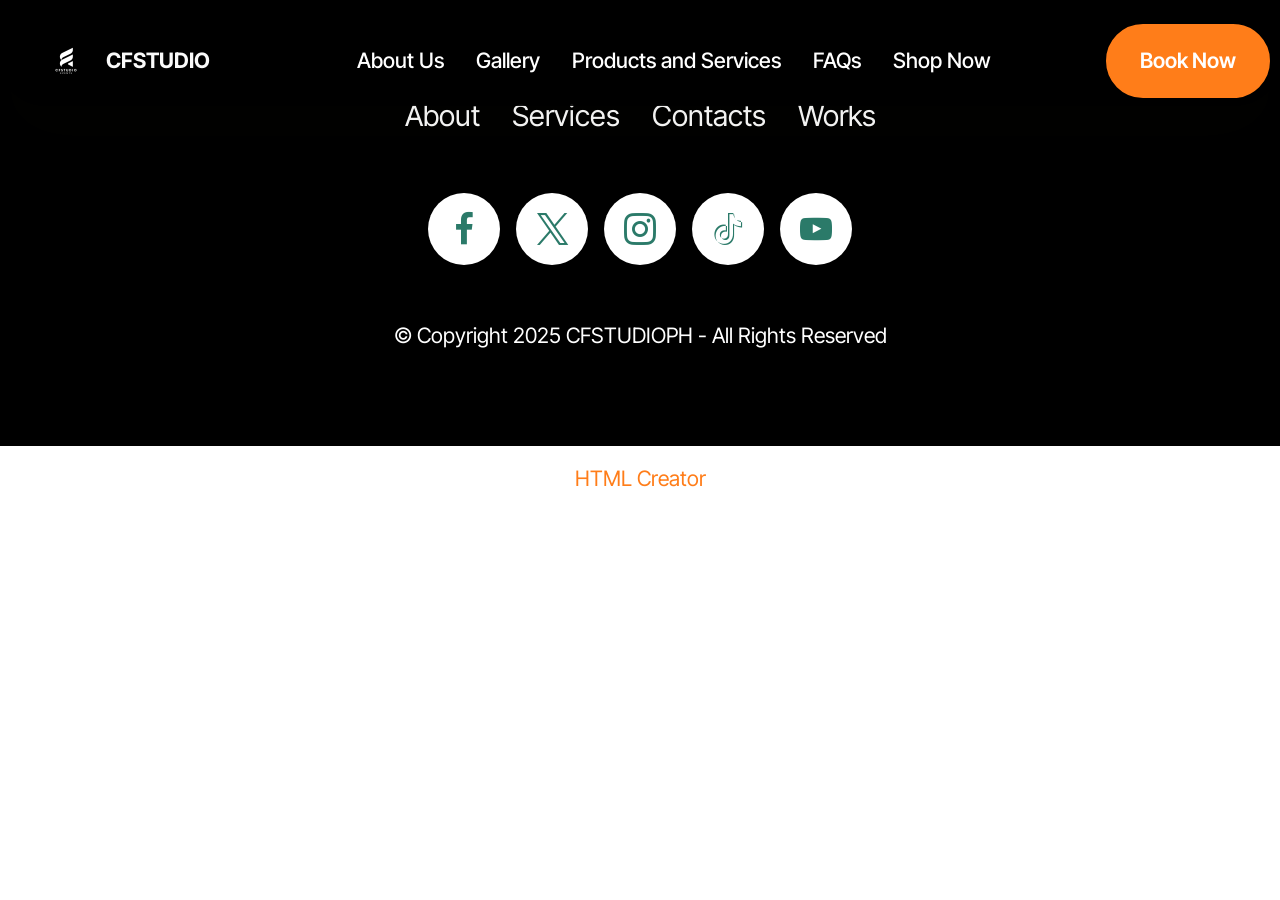
<file: shopnow.html>
<!DOCTYPE html>
<html  >
<head>
  <!-- Site made with Mobirise Website Builder v6.0.1, https://mobirise.com -->
  <meta charset="UTF-8">
  <meta http-equiv="X-UA-Compatible" content="IE=edge">
  <meta name="generator" content="Mobirise v6.0.1, mobirise.com">
  <meta name="viewport" content="width=device-width, initial-scale=1, minimum-scale=1">
  <link rel="shortcut icon" href="assets/images/2.png-96x96.png" type="image/x-icon">
  <meta name="description" content="">
  
  
  <title>Shop Now</title>
  <link rel="stylesheet" href="assets/web/assets/mobirise-icons2/mobirise2.css">
  <link rel="stylesheet" href="assets/bootstrap/css/bootstrap.min.css">
  <link rel="stylesheet" href="assets/bootstrap/css/bootstrap-grid.min.css">
  <link rel="stylesheet" href="assets/bootstrap/css/bootstrap-reboot.min.css">
  <link rel="stylesheet" href="assets/animatecss/animate.css">
  <link rel="stylesheet" href="assets/dropdown/css/style.css">
  <link rel="stylesheet" href="assets/socicon/css/styles.css">
  <link rel="stylesheet" href="assets/theme/css/style.css">
  <link rel="preload" href="https://fonts.googleapis.com/css?family=Inter+Tight:100,200,300,400,500,600,700,800,900,100i,200i,300i,400i,500i,600i,700i,800i,900i&display=swap" as="style" onload="this.onload=null;this.rel='stylesheet'">
  <noscript><link rel="stylesheet" href="https://fonts.googleapis.com/css?family=Inter+Tight:100,200,300,400,500,600,700,800,900,100i,200i,300i,400i,500i,600i,700i,800i,900i&display=swap"></noscript>
  <link rel="preload" as="style" href="assets/mobirise/css/mbr-additional.css?v=L7kM3x"><link rel="stylesheet" href="assets/mobirise/css/mbr-additional.css?v=L7kM3x" type="text/css">

  
  
  
</head>
<body>
  
  <section data-bs-version="5.1" class="menu menu2 cid-uHVQ4jyxHb" once="menu" id="menu02-1w">
	

	<nav class="navbar navbar-dropdown navbar-fixed-top navbar-expand-lg">
		<div class="container">
			<div class="navbar-brand">
				<span class="navbar-logo">
					
						<img src="assets/images/2.png-96x96.png" alt="cfstudioph official logo" style="height: 3rem;">
					
				</span>
				<span class="navbar-caption-wrap"><a class="navbar-caption text-white text-primary display-4" href="index.html">CFSTUDIO</a></span>
			</div>
			<button class="navbar-toggler" type="button" data-toggle="collapse" data-bs-toggle="collapse" data-target="#navbarSupportedContent" data-bs-target="#navbarSupportedContent" aria-controls="navbarNavAltMarkup" aria-expanded="false" aria-label="Toggle navigation">
				<div class="hamburger">
					<span></span>
					<span></span>
					<span></span>
					<span></span>
				</div>
			</button>
			<div class="collapse navbar-collapse" id="navbarSupportedContent">
				<ul class="navbar-nav nav-dropdown" data-app-modern-menu="true"><li class="nav-item">
						<a class="nav-link link text-danger text-primary display-4" href="index.html#people06-21">About Us</a>
					</li>
					<li class="nav-item">
						<a class="nav-link link text-danger text-primary display-4" href="gallery.html" aria-expanded="false">Gallery</a>
					</li>
					<li class="nav-item">
						<a class="nav-link link text-danger text-primary display-4" href="index.html#features04-1y">Products and Services</a>
					</li><li class="nav-item"><a class="nav-link link text-danger text-primary display-4" href="index.html#header15-25">FAQs</a></li><li class="nav-item"><a class="nav-link link text-danger text-primary display-4" href="index.html#pricing02-23">Shop Now</a></li></ul>
				
				<div class="navbar-buttons mbr-section-btn"><a class="btn btn-primary display-4" href="index.html#form02-6">Book Now</a></div>
			</div>
		</div>
	</nav>
</section>

<section data-bs-version="5.1" class="footer1 programm5 cid-uHVQ4jXqPu" once="footers" id="footer03-1x">

        

    

    <div class="container">
        <div class="row">

            <div class="row-links mb-4">
                <ul class="header-menu">
                  
                  
                  
                  
                <li class="header-menu-item mbr-fonts-style display-5"><a href="index.html#header01-7" class="text-danger">About</a></li><li class="header-menu-item mbr-fonts-style display-5"><a href="index.html#features04-w" class="text-danger text-primary">Services</a></li><li class="header-menu-item mbr-fonts-style display-5"><a href="index.html#contacts02-9" class="text-danger">Contacts</a></li><li class="header-menu-item mbr-fonts-style display-5"><a href="index.html#gallery02-v" class="text-danger text-primary">Works</a></li></ul>
              </div>

            <div class="col-12">
                <div class="social-row">
                    <div class="soc-item">
                        <a href="https://fb.com/cfstudioph" target="_blank">
                            <span class="mbr-iconfont display-7 socicon-facebook socicon"></span>
                        </a>
                    </div>
                    <div class="soc-item">
                        <a href="https://mobiri.se/" target="_blank">
                            <span class="mbr-iconfont socicon-twitter socicon"></span>
                        </a>
                    </div>
                    <div class="soc-item">
                        <a href="https://mobiri.se/" target="_blank">
                            <span class="mbr-iconfont socicon-instagram socicon"></span>
                        </a>
                    </div>
                    <div class="soc-item">
                        <a href="https://mobiri.se/" target="_blank">
                            <span class="mbr-iconfont socicon-tiktok socicon"></span>
                        </a>
                    </div>
                    <div class="soc-item">
                        <a href="https://mobiri.se/" target="_blank">
                            <span class="mbr-iconfont socicon-youtube socicon"></span>
                        </a>
                    </div>
                </div>
            </div>
            <div class="col-12 mt-5">
                <p class="mbr-fonts-style copyright display-7">
                    © Copyright 2025 CFSTUDIOPH - All Rights Reserved
                </p>
            </div>
        </div>
    </div>
</section><section class="display-7" style="padding: 0;align-items: center;justify-content: center;flex-wrap: wrap;    align-content: center;display: flex;position: relative;height: 4rem;"><a href="https://mobiri.se/3782352" style="flex: 1 1;height: 4rem;position: absolute;width: 100%;z-index: 1;"><img alt="" style="height: 4rem;" src="[data-uri]"></a><p style="margin: 0;text-align: center;" class="display-7">&#8204;</p><a style="z-index:1" href="https://mobirise.com/html-builder.html">HTML Creator</a></section><script src="assets/bootstrap/js/bootstrap.bundle.min.js"></script>  <script src="assets/smoothscroll/smooth-scroll.js"></script>  <script src="assets/ytplayer/index.js"></script>  <script src="assets/dropdown/js/navbar-dropdown.js"></script>  <script src="assets/theme/js/script.js"></script>  
  
  
 <div id="scrollToTop" class="scrollToTop mbr-arrow-up"><a style="text-align: center;"><i class="mbr-arrow-up-icon mbr-arrow-up-icon-cm cm-icon cm-icon-smallarrow-up"></i></a></div>
    <input name="animation" type="hidden">
  </body>
</html>
</file>
<file: assets/web/assets/mobirise-icons2/mobirise2.css>
@font-face {
  font-family: 'Moririse2';
  font-display: swap;
  src:  url('mobirise2.eot?f2bix4');
  src:  url('mobirise2.eot?f2bix4#iefix') format('embedded-opentype'),
    url('mobirise2.ttf?f2bix4') format('truetype'),
    url('mobirise2.woff?f2bix4') format('woff'),
    url('mobirise2.svg?f2bix4#mobirise2') format('svg');
  font-weight: normal;
  font-style: normal;
}

[class^="mobi-"], [class*=" mobi-"] {
  /* use !important to prevent issues with browser extensions that change fonts */
  font-family: 'Moririse2' !important;
  speak: none;
  font-style: normal;
  font-weight: normal;
  font-variant: normal;
  text-transform: none;
  line-height: 1;

  /* Better Font Rendering =========== */
  -webkit-font-smoothing: antialiased;
  -moz-osx-font-smoothing: grayscale;
}

.mobi-mbri-add-submenu:before {
  content: "\e900";
}
.mobi-mbri-alert:before {
  content: "\e901";
}
.mobi-mbri-align-center:before {
  content: "\e902";
}
.mobi-mbri-align-justify:before {
  content: "\e903";
}
.mobi-mbri-align-left:before {
  content: "\e904";
}
.mobi-mbri-align-right:before {
  content: "\e905";
}
.mobi-mbri-android:before {
  content: "\e906";
}
.mobi-mbri-apple:before {
  content: "\e907";
}
.mobi-mbri-arrow-down:before {
  content: "\e908";
}
.mobi-mbri-arrow-next:before {
  content: "\e909";
}
.mobi-mbri-arrow-prev:before {
  content: "\e90a";
}
.mobi-mbri-arrow-up:before {
  content: "\e90b";
}
.mobi-mbri-bold:before {
  content: "\e90c";
}
.mobi-mbri-bookmark:before {
  content: "\e90d";
}
.mobi-mbri-bootstrap:before {
  content: "\e90e";
}
.mobi-mbri-briefcase:before {
  content: "\e90f";
}
.mobi-mbri-browse:before {
  content: "\e910";
}
.mobi-mbri-bulleted-list:before {
  content: "\e911";
}
.mobi-mbri-calendar:before {
  content: "\e912";
}
.mobi-mbri-camera:before {
  content: "\e913";
}
.mobi-mbri-cart-add:before {
  content: "\e914";
}
.mobi-mbri-cart-full:before {
  content: "\e915";
}
.mobi-mbri-cash:before {
  content: "\e916";
}
.mobi-mbri-change-style:before {
  content: "\e917";
}
.mobi-mbri-chat:before {
  content: "\e918";
}
.mobi-mbri-clock:before {
  content: "\e919";
}
.mobi-mbri-close:before {
  content: "\e91a";
}
.mobi-mbri-cloud:before {
  content: "\e91b";
}
.mobi-mbri-code:before {
  content: "\e91c";
}
.mobi-mbri-contact-form:before {
  content: "\e91d";
}
.mobi-mbri-credit-card:before {
  content: "\e91e";
}
.mobi-mbri-cursor-click:before {
  content: "\e91f";
}
.mobi-mbri-cust-feedback:before {
  content: "\e920";
}
.mobi-mbri-database:before {
  content: "\e921";
}
.mobi-mbri-delivery:before {
  content: "\e922";
}
.mobi-mbri-desktop:before {
  content: "\e923";
}
.mobi-mbri-devices:before {
  content: "\e924";
}
.mobi-mbri-down:before {
  content: "\e925";
}
.mobi-mbri-download-2:before {
  content: "\e926";
}
.mobi-mbri-download:before {
  content: "\e927";
}
.mobi-mbri-drag-n-drop-2:before {
  content: "\e928";
}
.mobi-mbri-drag-n-drop:before {
  content: "\e929";
}
.mobi-mbri-edit-2:before {
  content: "\e92a";
}
.mobi-mbri-edit:before {
  content: "\e92b";
}
.mobi-mbri-error:before {
  content: "\e92c";
}
.mobi-mbri-extension:before {
  content: "\e92d";
}
.mobi-mbri-features:before {
  content: "\e92e";
}
.mobi-mbri-file:before {
  content: "\e92f";
}
.mobi-mbri-flag:before {
  content: "\e930";
}
.mobi-mbri-folder:before {
  content: "\e931";
}
.mobi-mbri-gift:before {
  content: "\e932";
}
.mobi-mbri-github:before {
  content: "\e933";
}
.mobi-mbri-globe-2:before {
  content: "\e934";
}
.mobi-mbri-globe:before {
  content: "\e935";
}
.mobi-mbri-growing-chart:before {
  content: "\e936";
}
.mobi-mbri-hearth:before {
  content: "\e937";
}
.mobi-mbri-help:before {
  content: "\e938";
}
.mobi-mbri-home:before {
  content: "\e939";
}
.mobi-mbri-hot-cup:before {
  content: "\e93a";
}
.mobi-mbri-idea:before {
  content: "\e93b";
}
.mobi-mbri-image-gallery:before {
  content: "\e93c";
}
.mobi-mbri-image-slider:before {
  content: "\e93d";
}
.mobi-mbri-info:before {
  content: "\e93e";
}
.mobi-mbri-italic:before {
  content: "\e93f";
}
.mobi-mbri-key:before {
  content: "\e940";
}
.mobi-mbri-laptop:before {
  content: "\e941";
}
.mobi-mbri-layers:before {
  content: "\e942";
}
.mobi-mbri-left-right:before {
  content: "\e943";
}
.mobi-mbri-left:before {
  content: "\e944";
}
.mobi-mbri-letter:before {
  content: "\e945";
}
.mobi-mbri-like:before {
  content: "\e946";
}
.mobi-mbri-link:before {
  content: "\e947";
}
.mobi-mbri-lock:before {
  content: "\e948";
}
.mobi-mbri-login:before {
  content: "\e949";
}
.mobi-mbri-logout:before {
  content: "\e94a";
}
.mobi-mbri-magic-stick:before {
  content: "\e94b";
}
.mobi-mbri-map-pin:before {
  content: "\e94c";
}
.mobi-mbri-menu:before {
  content: "\e94d";
}
.mobi-mbri-mobile-2:before {
  content: "\e94e";
}
.mobi-mbri-mobile-horizontal:before {
  content: "\e94f";
}
.mobi-mbri-mobile:before {
  content: "\e950";
}
.mobi-mbri-mobirise:before {
  content: "\e951";
}
.mobi-mbri-more-horizontal:before {
  content: "\e952";
}
.mobi-mbri-more-vertical:before {
  content: "\e953";
}
.mobi-mbri-music:before {
  content: "\e954";
}
.mobi-mbri-new-file:before {
  content: "\e955";
}
.mobi-mbri-numbered-list:before {
  content: "\e956";
}
.mobi-mbri-opened-folder:before {
  content: "\e957";
}
.mobi-mbri-pages:before {
  content: "\e958";
}
.mobi-mbri-paper-plane:before {
  content: "\e959";
}
.mobi-mbri-paperclip:before {
  content: "\e95a";
}
.mobi-mbri-phone:before {
  content: "\e95b";
}
.mobi-mbri-photo:before {
  content: "\e95c";
}
.mobi-mbri-photos:before {
  content: "\e95d";
}
.mobi-mbri-pin:before {
  content: "\e95e";
}
.mobi-mbri-play:before {
  content: "\e95f";
}
.mobi-mbri-plus:before {
  content: "\e960";
}
.mobi-mbri-preview:before {
  content: "\e961";
}
.mobi-mbri-print:before {
  content: "\e962";
}
.mobi-mbri-protect:before {
  content: "\e963";
}
.mobi-mbri-question:before {
  content: "\e964";
}
.mobi-mbri-quote-left:before {
  content: "\e965";
}
.mobi-mbri-quote-right:before {
  content: "\e966";
}
.mobi-mbri-redo:before {
  content: "\e967";
}
.mobi-mbri-refresh:before {
  content: "\e968";
}
.mobi-mbri-responsive-2:before {
  content: "\e969";
}
.mobi-mbri-responsive:before {
  content: "\e96a";
}
.mobi-mbri-right:before {
  content: "\e96b";
}
.mobi-mbri-rocket:before {
  content: "\e96c";
}
.mobi-mbri-sad-face:before {
  content: "\e96d";
}
.mobi-mbri-sale:before {
  content: "\e96e";
}
.mobi-mbri-save:before {
  content: "\e96f";
}
.mobi-mbri-search:before {
  content: "\e970";
}
.mobi-mbri-setting-2:before {
  content: "\e971";
}
.mobi-mbri-setting-3:before {
  content: "\e972";
}
.mobi-mbri-setting:before {
  content: "\e973";
}
.mobi-mbri-share:before {
  content: "\e974";
}
.mobi-mbri-shopping-bag:before {
  content: "\e975";
}
.mobi-mbri-shopping-basket:before {
  content: "\e976";
}
.mobi-mbri-shopping-cart:before {
  content: "\e977";
}
.mobi-mbri-sites:before {
  content: "\e978";
}
.mobi-mbri-smile-face:before {
  content: "\e979";
}
.mobi-mbri-speed:before {
  content: "\e97a";
}
.mobi-mbri-star:before {
  content: "\e97b";
}
.mobi-mbri-success:before {
  content: "\e97c";
}
.mobi-mbri-sun:before {
  content: "\e97d";
}
.mobi-mbri-sun2:before {
  content: "\e97e";
}
.mobi-mbri-tablet-vertical:before {
  content: "\e97f";
}
.mobi-mbri-tablet:before {
  content: "\e980";
}
.mobi-mbri-target:before {
  content: "\e981";
}
.mobi-mbri-timer:before {
  content: "\e982";
}
.mobi-mbri-to-ftp:before {
  content: "\e983";
}
.mobi-mbri-to-local-drive:before {
  content: "\e984";
}
.mobi-mbri-touch-swipe:before {
  content: "\e985";
}
.mobi-mbri-touch:before {
  content: "\e986";
}
.mobi-mbri-trash:before {
  content: "\e987";
}
.mobi-mbri-underline:before {
  content: "\e988";
}
.mobi-mbri-undo:before {
  content: "\e989";
}
.mobi-mbri-unlink:before {
  content: "\e98a";
}
.mobi-mbri-unlock:before {
  content: "\e98b";
}
.mobi-mbri-up-down:before {
  content: "\e98c";
}
.mobi-mbri-up:before {
  content: "\e98d";
}
.mobi-mbri-update:before {
  content: "\e98e";
}
.mobi-mbri-upload-2:before {
  content: "\e98f";
}
.mobi-mbri-upload:before {
  content: "\e990";
}
.mobi-mbri-user-2:before {
  content: "\e991";
}
.mobi-mbri-user:before {
  content: "\e992";
}
.mobi-mbri-users:before {
  content: "\e993";
}
.mobi-mbri-video-play:before {
  content: "\e994";
}
.mobi-mbri-video:before {
  content: "\e995";
}
.mobi-mbri-watch:before {
  content: "\e996";
}
.mobi-mbri-website-theme-2:before {
  content: "\e997";
}
.mobi-mbri-website-theme:before {
  content: "\e998";
}
.mobi-mbri-wifi:before {
  content: "\e999";
}
.mobi-mbri-windows:before {
  content: "\e99a";
}
.mobi-mbri-zoom-in:before {
  content: "\e99b";
}
.mobi-mbri-zoom-out:before {
  content: "\e99c";
}
</file>
<file: assets/dropdown/css/style.css>
.navbar-dropdown {
  left: 0;
  padding: 0;
  position: absolute;
  right: 0;
  top: 0;
  transition: all 0.45s ease;
  z-index: 1030;
  background: #282828; }
  .navbar-dropdown .navbar-logo {
    margin-right: 0.8rem;
    transition: margin 0.3s ease-in-out;
    vertical-align: middle; }
    .navbar-dropdown .navbar-logo img {
      height: 3.125rem;
      transition: all 0.3s ease-in-out; }
    .navbar-dropdown .navbar-logo.mbr-iconfont {
      font-size: 3.125rem;
      line-height: 3.125rem; }
  .navbar-dropdown .navbar-caption {
    font-weight: 700;
    white-space: normal;
    vertical-align: -4px;
    line-height: 3.125rem !important; }
    .navbar-dropdown .navbar-caption, .navbar-dropdown .navbar-caption:hover {
      color: inherit;
      text-decoration: none; }
  .navbar-dropdown .mbr-iconfont + .navbar-caption {
    vertical-align: -1px; }
  .navbar-dropdown.navbar-fixed-top {
    position: fixed; }
  .navbar-dropdown .navbar-brand span {
    vertical-align: -4px; }
  .navbar-dropdown.bg-color.transparent {
    background: none; }
  .navbar-dropdown.navbar-short .navbar-brand {
    padding: 0.625rem 0; }
    .navbar-dropdown.navbar-short .navbar-brand span {
      vertical-align: -1px; }
  .navbar-dropdown.navbar-short .navbar-caption {
    line-height: 2.375rem !important;
    vertical-align: -2px; }
  .navbar-dropdown.navbar-short .navbar-logo {
    margin-right: 0.5rem; }
    .navbar-dropdown.navbar-short .navbar-logo img {
      height: 2.375rem; }
    .navbar-dropdown.navbar-short .navbar-logo.mbr-iconfont {
      font-size: 2.375rem;
      line-height: 2.375rem; }
  .navbar-dropdown.navbar-short .mbr-table-cell {
    height: 3.625rem; }
  .navbar-dropdown .navbar-close {
    left: 0.6875rem;
    position: fixed;
    top: 0.75rem;
    z-index: 1000; }
  .navbar-dropdown .hamburger-icon {
    content: "";
    display: inline-block;
    vertical-align: middle;
    width: 16px;
    -webkit-box-shadow: 0 -6px 0 1px #282828,0 0 0 1px #282828,0 6px 0 1px #282828;
    -moz-box-shadow: 0 -6px 0 1px #282828,0 0 0 1px #282828,0 6px 0 1px #282828;
    box-shadow: 0 -6px 0 1px #282828,0 0 0 1px #282828,0 6px 0 1px #282828; }

.dropdown-menu .dropdown-toggle[data-toggle="dropdown-submenu"]::after {
  border-bottom: 0.35em solid transparent;
  border-left: 0.35em solid;
  border-right: 0;
  border-top: 0.35em solid transparent;
  margin-left: 0.3rem; }

.dropdown-menu .dropdown-item:focus {
  outline: 0; }

.nav-dropdown {
  font-size: 0.75rem;
  font-weight: 500;
  height: auto !important; }
  .nav-dropdown .nav-btn {
    padding-left: 1rem; }
  .nav-dropdown .link {
    margin: .667em 1.667em;
    font-weight: 500;
    padding: 0;
    transition: color .2s ease-in-out; }
    .nav-dropdown .link.dropdown-toggle {
      margin-right: 2.583em; }
      .nav-dropdown .link.dropdown-toggle::after {
        margin-left: .25rem;
        border-top: 0.35em solid;
        border-right: 0.35em solid transparent;
        border-left: 0.35em solid transparent;
        border-bottom: 0; }
      .nav-dropdown .link.dropdown-toggle[aria-expanded="true"] {
        margin: 0;
        padding: 0.667em 3.263em  0.667em 1.667em; }
  .nav-dropdown .link::after,
  .nav-dropdown .dropdown-item::after {
    color: inherit; }
  .nav-dropdown .btn {
    font-size: 0.75rem;
    font-weight: 700;
    letter-spacing: 0;
    margin-bottom: 0;
    padding-left: 1.25rem;
    padding-right: 1.25rem; }
  .nav-dropdown .dropdown-menu {
    border-radius: 0;
    border: 0;
    left: 0;
    margin: 0;
    padding-bottom: 1.25rem;
    padding-top: 1.25rem;
    position: relative; }
  .nav-dropdown .dropdown-submenu {
    margin-left: 0.125rem;
    top: 0; }
  .nav-dropdown .dropdown-item {
    font-weight: 500;
    line-height: 2;
    padding: 0.3846em 4.615em 0.3846em 1.5385em;
    position: relative;
    transition: color .2s ease-in-out, background-color .2s ease-in-out; }
    .nav-dropdown .dropdown-item::after {
      margin-top: -0.3077em;
      position: absolute;
      right: 1.1538em;
      top: 50%; }
    .nav-dropdown .dropdown-item:focus, .nav-dropdown .dropdown-item:hover {
      background: none; }

@media (max-width: 767px) {
  .nav-dropdown.navbar-toggleable-sm {
    bottom: 0;
    display: none;
    left: 0;
    overflow-x: hidden;
    position: fixed;
    top: 0;
    transform: translateX(-100%);
    -ms-transform: translateX(-100%);
    -webkit-transform: translateX(-100%);
    width: 18.75rem;
    z-index: 999; } }
.nav-dropdown.navbar-toggleable-xl {
  bottom: 0;
  display: none;
  left: 0;
  overflow-x: hidden;
  position: fixed;
  top: 0;
  transform: translateX(-100%);
  -ms-transform: translateX(-100%);
  -webkit-transform: translateX(-100%);
  width: 18.75rem;
  z-index: 999; }

.nav-dropdown-sm {
  display: block !important;
  overflow-x: hidden;
  overflow: auto;
  padding-top: 3.875rem; }
  .nav-dropdown-sm::after {
    content: "";
    display: block;
    height: 3rem;
    width: 100%; }
  .nav-dropdown-sm.collapse.in ~ .navbar-close {
    display: block !important; }
  .nav-dropdown-sm.collapsing, .nav-dropdown-sm.collapse.in {
    transform: translateX(0);
    -ms-transform: translateX(0);
    -webkit-transform: translateX(0);
    transition: all 0.25s ease-out;
    -webkit-transition: all 0.25s ease-out;
    background: #282828; }
  .nav-dropdown-sm.collapsing[aria-expanded="false"] {
    transform: translateX(-100%);
    -ms-transform: translateX(-100%);
    -webkit-transform: translateX(-100%); }
  .nav-dropdown-sm .nav-item {
    display: block;
    margin-left: 0 !important;
    padding-left: 0; }
  .nav-dropdown-sm .link,
  .nav-dropdown-sm .dropdown-item {
    border-top: 1px dotted rgba(255, 255, 255, 0.1);
    font-size: 0.8125rem;
    line-height: 1.6;
    margin: 0 !important;
    padding: 0.875rem 2.4rem 0.875rem 1.5625rem !important;
    position: relative;
    white-space: normal; }
    .nav-dropdown-sm .link:focus, .nav-dropdown-sm .link:hover,
    .nav-dropdown-sm .dropdown-item:focus,
    .nav-dropdown-sm .dropdown-item:hover {
      background: rgba(0, 0, 0, 0.2) !important;
      color: #c0a375; }
  .nav-dropdown-sm .nav-btn {
    position: relative;
    padding: 1.5625rem 1.5625rem 0 1.5625rem; }
    .nav-dropdown-sm .nav-btn::before {
      border-top: 1px dotted rgba(255, 255, 255, 0.1);
      content: "";
      left: 0;
      position: absolute;
      top: 0;
      width: 100%; }
    .nav-dropdown-sm .nav-btn + .nav-btn {
      padding-top: 0.625rem; }
      .nav-dropdown-sm .nav-btn + .nav-btn::before {
        display: none; }
  .nav-dropdown-sm .btn {
    padding: 0.625rem 0; }
  .nav-dropdown-sm .dropdown-toggle[data-toggle="dropdown-submenu"]::after {
    margin-left: .25rem;
    border-top: 0.35em solid;
    border-right: 0.35em solid transparent;
    border-left: 0.35em solid transparent;
    border-bottom: 0; }
  .nav-dropdown-sm .dropdown-toggle[data-toggle="dropdown-submenu"][aria-expanded="true"]::after {
    border-top: 0;
    border-right: 0.35em solid transparent;
    border-left: 0.35em solid transparent;
    border-bottom: 0.35em solid; }
  .nav-dropdown-sm .dropdown-menu {
    margin: 0;
    padding: 0;
    position: relative;
    top: 0;
    left: 0;
    width: 100%;
    border: 0;
    float: none;
    border-radius: 0;
    background: none; }
  .nav-dropdown-sm .dropdown-submenu {
    left: 100%;
    margin-left: 0.125rem;
    margin-top: -1.25rem;
    top: 0; }

.navbar-toggleable-sm .nav-dropdown .dropdown-menu {
  position: absolute; }

.navbar-toggleable-sm .nav-dropdown .dropdown-submenu {
  left: 100%;
  margin-left: 0.125rem;
  margin-top: -1.25rem;
  top: 0; }

.navbar-toggleable-sm.opened .nav-dropdown .dropdown-menu {
  position: relative; }

.navbar-toggleable-sm.opened .nav-dropdown .dropdown-submenu {
  left: 0;
  margin-left: 00rem;
  margin-top: 0rem;
  top: 0; }

.is-builder .nav-dropdown.collapsing {
  transition: none !important; }
</file>
<file: assets/socicon/css/styles.css>
@charset "UTF-8";

@font-face {
  font-family: 'Socicon';
  src:  url('../fonts/socicon.eot');
  src:  url('../fonts/socicon.eot?#iefix') format('embedded-opentype'),
    url('../fonts/socicon.woff2') format('woff2'),
    url('../fonts/socicon.ttf') format('truetype'),
    url('../fonts/socicon.woff') format('woff'),
    url('../fonts/socicon.svg#socicon') format('svg');
  font-weight: normal;
  font-style: normal;
  font-display: swap;
}

[data-icon]:before {
  font-family: "socicon" !important;
  content: attr(data-icon);
  font-style: normal !important;
  font-weight: normal !important;
  font-variant: normal !important;
  text-transform: none !important;
  speak: none;
  line-height: 1;
  -webkit-font-smoothing: antialiased;
  -moz-osx-font-smoothing: grayscale;
}

[class^="socicon-"], [class*=" socicon-"] {
  /* use !important to prevent issues with browser extensions that change fonts */
  font-family: 'Socicon' !important;
  speak: none;
  font-style: normal;
  font-weight: normal;
  font-variant: normal;
  text-transform: none;
  line-height: 1;

  /* Better Font Rendering =========== */
  -webkit-font-smoothing: antialiased;
  -moz-osx-font-smoothing: grayscale;
}

.socicon-500px:before {
  content: "\e000";
}
.socicon-8tracks:before {
  content: "\e001";
}
.socicon-airbnb:before {
  content: "\e002";
}
.socicon-alliance:before {
  content: "\e003";
}
.socicon-amazon:before {
  content: "\e004";
}
.socicon-amplement:before {
  content: "\e005";
}
.socicon-android:before {
  content: "\e006";
}
.socicon-angellist:before {
  content: "\e007";
}
.socicon-apple:before {
  content: "\e008";
}
.socicon-appnet:before {
  content: "\e009";
}
.socicon-baidu:before {
  content: "\e00a";
}
.socicon-bandcamp:before {
  content: "\e00b";
}
.socicon-battlenet:before {
  content: "\e00c";
}
.socicon-mixer:before {
  content: "\e00d";
}
.socicon-bebee:before {
  content: "\e00e";
}
.socicon-bebo:before {
  content: "\e00f";
}
.socicon-behance:before {
  content: "\e010";
}
.socicon-blizzard:before {
  content: "\e011";
}
.socicon-blogger:before {
  content: "\e012";
}
.socicon-buffer:before {
  content: "\e013";
}
.socicon-chrome:before {
  content: "\e014";
}
.socicon-coderwall:before {
  content: "\e015";
}
.socicon-curse:before {
  content: "\e016";
}
.socicon-dailymotion:before {
  content: "\e017";
}
.socicon-deezer:before {
  content: "\e018";
}
.socicon-delicious:before {
  content: "\e019";
}
.socicon-deviantart:before {
  content: "\e01a";
}
.socicon-diablo:before {
  content: "\e01b";
}
.socicon-digg:before {
  content: "\e01c";
}
.socicon-discord:before {
  content: "\e01d";
}
.socicon-disqus:before {
  content: "\e01e";
}
.socicon-douban:before {
  content: "\e01f";
}
.socicon-draugiem:before {
  content: "\e020";
}
.socicon-dribbble:before {
  content: "\e021";
}
.socicon-drupal:before {
  content: "\e022";
}
.socicon-ebay:before {
  content: "\e023";
}
.socicon-ello:before {
  content: "\e024";
}
.socicon-endomodo:before {
  content: "\e025";
}
.socicon-envato:before {
  content: "\e026";
}
.socicon-etsy:before {
  content: "\e027";
}
.socicon-facebook:before {
  content: "\e028";
}
.socicon-feedburner:before {
  content: "\e029";
}
.socicon-filmweb:before {
  content: "\e02a";
}
.socicon-firefox:before {
  content: "\e02b";
}
.socicon-flattr:before {
  content: "\e02c";
}
.socicon-flickr:before {
  content: "\e02d";
}
.socicon-formulr:before {
  content: "\e02e";
}
.socicon-forrst:before {
  content: "\e02f";
}
.socicon-foursquare:before {
  content: "\e030";
}
.socicon-friendfeed:before {
  content: "\e031";
}
.socicon-github:before {
  content: "\e032";
}
.socicon-goodreads:before {
  content: "\e033";
}
.socicon-google:before {
  content: "\e034";
}
.socicon-googlescholar:before {
  content: "\e035";
}
.socicon-googlegroups:before {
  content: "\e036";
}
.socicon-googlephotos:before {
  content: "\e037";
}
.socicon-googleplus:before {
  content: "\e038";
}
.socicon-grooveshark:before {
  content: "\e039";
}
.socicon-hackerrank:before {
  content: "\e03a";
}
.socicon-hearthstone:before {
  content: "\e03b";
}
.socicon-hellocoton:before {
  content: "\e03c";
}
.socicon-heroes:before {
  content: "\e03d";
}
.socicon-smashcast:before {
  content: "\e03e";
}
.socicon-horde:before {
  content: "\e03f";
}
.socicon-houzz:before {
  content: "\e040";
}
.socicon-icq:before {
  content: "\e041";
}
.socicon-identica:before {
  content: "\e042";
}
.socicon-imdb:before {
  content: "\e043";
}
.socicon-instagram:before {
  content: "\e044";
}
.socicon-issuu:before {
  content: "\e045";
}
.socicon-istock:before {
  content: "\e046";
}
.socicon-itunes:before {
  content: "\e047";
}
.socicon-keybase:before {
  content: "\e048";
}
.socicon-lanyrd:before {
  content: "\e049";
}
.socicon-lastfm:before {
  content: "\e04a";
}
.socicon-line:before {
  content: "\e04b";
}
.socicon-linkedin:before {
  content: "\e04c";
}
.socicon-livejournal:before {
  content: "\e04d";
}
.socicon-lyft:before {
  content: "\e04e";
}
.socicon-macos:before {
  content: "\e04f";
}
.socicon-mail:before {
  content: "\e050";
}
.socicon-medium:before {
  content: "\e051";
}
.socicon-meetup:before {
  content: "\e052";
}
.socicon-mixcloud:before {
  content: "\e053";
}
.socicon-modelmayhem:before {
  content: "\e054";
}
.socicon-mumble:before {
  content: "\e055";
}
.socicon-myspace:before {
  content: "\e056";
}
.socicon-newsvine:before {
  content: "\e057";
}
.socicon-nintendo:before {
  content: "\e058";
}
.socicon-npm:before {
  content: "\e059";
}
.socicon-odnoklassniki:before {
  content: "\e05a";
}
.socicon-openid:before {
  content: "\e05b";
}
.socicon-opera:before {
  content: "\e05c";
}
.socicon-outlook:before {
  content: "\e05d";
}
.socicon-overwatch:before {
  content: "\e05e";
}
.socicon-patreon:before {
  content: "\e05f";
}
.socicon-paypal:before {
  content: "\e060";
}
.socicon-periscope:before {
  content: "\e061";
}
.socicon-persona:before {
  content: "\e062";
}
.socicon-pinterest:before {
  content: "\e063";
}
.socicon-play:before {
  content: "\e064";
}
.socicon-player:before {
  content: "\e065";
}
.socicon-playstation:before {
  content: "\e066";
}
.socicon-pocket:before {
  content: "\e067";
}
.socicon-qq:before {
  content: "\e068";
}
.socicon-quora:before {
  content: "\e069";
}
.socicon-raidcall:before {
  content: "\e06a";
}
.socicon-ravelry:before {
  content: "\e06b";
}
.socicon-reddit:before {
  content: "\e06c";
}
.socicon-renren:before {
  content: "\e06d";
}
.socicon-researchgate:before {
  content: "\e06e";
}
.socicon-residentadvisor:before {
  content: "\e06f";
}
.socicon-reverbnation:before {
  content: "\e070";
}
.socicon-rss:before {
  content: "\e071";
}
.socicon-sharethis:before {
  content: "\e072";
}
.socicon-skype:before {
  content: "\e073";
}
.socicon-slideshare:before {
  content: "\e074";
}
.socicon-smugmug:before {
  content: "\e075";
}
.socicon-snapchat:before {
  content: "\e076";
}
.socicon-songkick:before {
  content: "\e077";
}
.socicon-soundcloud:before {
  content: "\e078";
}
.socicon-spotify:before {
  content: "\e079";
}
.socicon-stackexchange:before {
  content: "\e07a";
}
.socicon-stackoverflow:before {
  content: "\e07b";
}
.socicon-starcraft:before {
  content: "\e07c";
}
.socicon-stayfriends:before {
  content: "\e07d";
}
.socicon-steam:before {
  content: "\e07e";
}
.socicon-storehouse:before {
  content: "\e07f";
}
.socicon-strava:before {
  content: "\e080";
}
.socicon-streamjar:before {
  content: "\e081";
}
.socicon-stumbleupon:before {
  content: "\e082";
}
.socicon-swarm:before {
  content: "\e083";
}
.socicon-teamspeak:before {
  content: "\e084";
}
.socicon-teamviewer:before {
  content: "\e085";
}
.socicon-technorati:before {
  content: "\e086";
}
.socicon-telegram:before {
  content: "\e087";
}
.socicon-tripadvisor:before {
  content: "\e088";
}
.socicon-tripit:before {
  content: "\e089";
}
.socicon-triplej:before {
  content: "\e08a";
}
.socicon-tumblr:before {
  content: "\e08b";
}
.socicon-twitch:before {
  content: "\e08c";
}
.socicon-twitter:before {
  content: "\e08d";
}
.socicon-uber:before {
  content: "\e08e";
}
.socicon-ventrilo:before {
  content: "\e08f";
}
.socicon-viadeo:before {
  content: "\e090";
}
.socicon-viber:before {
  content: "\e091";
}
.socicon-viewbug:before {
  content: "\e092";
}
.socicon-vimeo:before {
  content: "\e093";
}
.socicon-vine:before {
  content: "\e094";
}
.socicon-vkontakte:before {
  content: "\e095";
}
.socicon-warcraft:before {
  content: "\e096";
}
.socicon-wechat:before {
  content: "\e097";
}
.socicon-weibo:before {
  content: "\e098";
}
.socicon-whatsapp:before {
  content: "\e099";
}
.socicon-wikipedia:before {
  content: "\e09a";
}
.socicon-windows:before {
  content: "\e09b";
}
.socicon-wordpress:before {
  content: "\e09c";
}
.socicon-wykop:before {
  content: "\e09d";
}
.socicon-xbox:before {
  content: "\e09e";
}
.socicon-xing:before {
  content: "\e09f";
}
.socicon-yahoo:before {
  content: "\e0a0";
}
.socicon-yammer:before {
  content: "\e0a1";
}
.socicon-yandex:before {
  content: "\e0a2";
}
.socicon-yelp:before {
  content: "\e0a3";
}
.socicon-younow:before {
  content: "\e0a4";
}
.socicon-youtube:before {
  content: "\e0a5";
}
.socicon-zapier:before {
  content: "\e0a6";
}
.socicon-zerply:before {
  content: "\e0a7";
}
.socicon-zomato:before {
  content: "\e0a8";
}
.socicon-zynga:before {
  content: "\e0a9";
}
.socicon-spreadshirt:before {
  content: "\e901";
}
.socicon-gamejolt:before {
  content: "\e902";
}
.socicon-trello:before {
  content: "\e903";
}
.socicon-tunein:before {
  content: "\e904";
}
.socicon-bloglovin:before {
  content: "\e905";
}
.socicon-gamewisp:before {
  content: "\e906";
}
.socicon-messenger:before {
  content: "\e907";
}
.socicon-pandora:before {
  content: "\e908";
}
.socicon-augment:before {
  content: "\e909";
}
.socicon-bitbucket:before {
  content: "\e90a";
}
.socicon-fyuse:before {
  content: "\e90b";
}
.socicon-yt-gaming:before {
  content: "\e90c";
}
.socicon-sketchfab:before {
  content: "\e90d";
}
.socicon-mobcrush:before {
  content: "\e90e";
}
.socicon-microsoft:before {
  content: "\e90f";
}
.socicon-realtor:before {
  content: "\e910";
}
.socicon-tidal:before {
  content: "\e911";
}
.socicon-qobuz:before {
  content: "\e912";
}
.socicon-natgeo:before {
  content: "\e913";
}
.socicon-mastodon:before {
  content: "\e914";
}
.socicon-unsplash:before {
  content: "\e915";
}
.socicon-homeadvisor:before {
  content: "\e916";
}
.socicon-angieslist:before {
  content: "\e917";
}
.socicon-codepen:before {
  content: "\e918";
}
.socicon-slack:before {
  content: "\e919";
}
.socicon-openaigym:before {
  content: "\e91a";
}
.socicon-logmein:before {
  content: "\e91b";
}
.socicon-fiverr:before {
  content: "\e91c";
}
.socicon-gotomeeting:before {
  content: "\e91d";
}
.socicon-aliexpress:before {
  content: "\e91e";
}
.socicon-guru:before {
  content: "\e91f";
}
.socicon-appstore:before {
  content: "\e920";
}
.socicon-homes:before {
  content: "\e921";
}
.socicon-zoom:before {
  content: "\e922";
}
.socicon-alibaba:before {
  content: "\e923";
}
.socicon-craigslist:before {
  content: "\e924";
}
.socicon-wix:before {
  content: "\e925";
}
.socicon-redfin:before {
  content: "\e926";
}
.socicon-googlecalendar:before {
  content: "\e927";
}
.socicon-shopify:before {
  content: "\e928";
}
.socicon-freelancer:before {
  content: "\e929";
}
.socicon-seedrs:before {
  content: "\e92a";
}
.socicon-bing:before {
  content: "\e92b";
}
.socicon-doodle:before {
  content: "\e92c";
}
.socicon-bonanza:before {
  content: "\e92d";
}
.socicon-squarespace:before {
  content: "\e92e";
}
.socicon-toptal:before {
  content: "\e92f";
}
.socicon-gust:before {
  content: "\e930";
}
.socicon-ask:before {
  content: "\e931";
}
.socicon-trulia:before {
  content: "\e932";
}
.socicon-loomly:before {
  content: "\e933";
}
.socicon-ghost:before {
  content: "\e934";
}
.socicon-upwork:before {
  content: "\e935";
}
.socicon-fundable:before {
  content: "\e936";
}
.socicon-booking:before {
  content: "\e937";
}
.socicon-googlemaps:before {
  content: "\e938";
}
.socicon-zillow:before {
  content: "\e939";
}
.socicon-niconico:before {
  content: "\e93a";
}
.socicon-toneden:before {
  content: "\e93b";
}
.socicon-crunchbase:before {
  content: "\e93c";
}
.socicon-homefy:before {
  content: "\e93d";
}
.socicon-calendly:before {
  content: "\e93e";
}
.socicon-livemaster:before {
  content: "\e93f";
}
.socicon-udemy:before {
  content: "\e940";
}
.socicon-codered:before {
  content: "\e941";
}
.socicon-origin:before {
  content: "\e942";
}
.socicon-nextdoor:before {
  content: "\e943";
}
.socicon-portfolio:before {
  content: "\e944";
}
.socicon-instructables:before {
  content: "\e945";
}
.socicon-gitlab:before {
  content: "\e946";
}
.socicon-hackernews:before {
  content: "\e947";
}
.socicon-smashwords:before {
  content: "\e948";
}
.socicon-kobo:before {
  content: "\e949";
}
.socicon-bookbub:before {
  content: "\e94a";
}
.socicon-mailru:before {
  content: "\e94b";
}
.socicon-moddb:before {
  content: "\e94c";
}
.socicon-indiedb:before {
  content: "\e94d";
}
.socicon-traxsource:before {
  content: "\e94e";
}
.socicon-gamefor:before {
  content: "\e94f";
}
.socicon-pixiv:before {
  content: "\e950";
}
.socicon-myanimelist:before {
  content: "\e951";
}
.socicon-blackberry:before {
  content: "\e952";
}
.socicon-wickr:before {
  content: "\e953";
}
.socicon-spip:before {
  content: "\e954";
}
.socicon-napster:before {
  content: "\e955";
}
.socicon-beatport:before {
  content: "\e956";
}
.socicon-hackerone:before {
  content: "\e957";
}
.socicon-internet:before {
  content: "\e958";
}
.socicon-ubuntu:before {
  content: "\e959";
}
.socicon-artstation:before {
  content: "\e95a";
}
.socicon-invision:before {
  content: "\e95b";
}
.socicon-torial:before {
  content: "\e95c";
}
.socicon-collectorz:before {
  content: "\e95d";
}
.socicon-seenthis:before {
  content: "\e95e";
}
.socicon-googleplaymusic:before {
  content: "\e95f";
}
.socicon-debian:before {
  content: "\e960";
}
.socicon-filmfreeway:before {
  content: "\e961";
}
.socicon-gnome:before {
  content: "\e962";
}
.socicon-itchio:before {
  content: "\e963";
}
.socicon-jamendo:before {
  content: "\e964";
}
.socicon-mix:before {
  content: "\e965";
}
.socicon-sharepoint:before {
  content: "\e966";
}
.socicon-tinder:before {
  content: "\e967";
}
.socicon-windguru:before {
  content: "\e968";
}
.socicon-cdbaby:before {
  content: "\e969";
}
.socicon-elementaryos:before {
  content: "\e96a";
}
.socicon-stage32:before {
  content: "\e96b";
}
.socicon-tiktok:before {
  content: "\e96c";
}
.socicon-gitter:before {
  content: "\e96d";
}
.socicon-letterboxd:before {
  content: "\e96e";
}
.socicon-threema:before {
  content: "\e96f";
}
.socicon-splice:before {
  content: "\e970";
}
.socicon-metapop:before {
  content: "\e971";
}
.socicon-naver:before {
  content: "\e972";
}
.socicon-remote:before {
  content: "\e973";
}
.socicon-flipboard:before {
  content: "\e974";
}
.socicon-googlehangouts:before {
  content: "\e975";
}
.socicon-dlive:before {
  content: "\e976";
}
.socicon-vsco:before {
  content: "\e977";
}
.socicon-stitcher:before {
  content: "\e978";
}
.socicon-avvo:before {
  content: "\e979";
}
.socicon-redbubble:before {
  content: "\e97a";
}
.socicon-society6:before {
  content: "\e97b";
}
.socicon-zazzle:before {
  content: "\e97c";
}
.socicon-eitaa:before {
  content: "\e97d";
}
.socicon-soroush:before {
  content: "\e97e";
}
.socicon-bale:before {
  content: "\e97f";
}
</file>
<file: assets/theme/css/style.css>
@charset "UTF-8";
section {
  background-color: #ffffff;
}

body {
  font-style: normal;
  line-height: 1.5;
  font-weight: 400;
  color: #232323;
  position: relative;
}

button {
  background-color: transparent;
  border-color: transparent;
}

.embla__button,
.carousel-control {
  background-color: #edefea !important;
  opacity: 0.8 !important;
  color: #464845 !important;
  border-color: #edefea !important;
}

.carousel .close,
.modalWindow .close {
  background-color: #edefea !important;
  color: #464845 !important;
  border-color: #edefea !important;
  opacity: 0.8 !important;
}

.carousel .close:hover,
.modalWindow .close:hover {
  opacity: 1 !important;
}

.carousel-indicators li {
  background-color: #edefea !important;
  border: 2px solid #464845 !important;
}

.carousel-indicators li:hover,
.carousel-indicators li:active {
  opacity: 0.8 !important;
}

.embla__button:hover,
.carousel-control:hover {
  background-color: #edefea !important;
  opacity: 1 !important;
}

.modalWindow-video-container {
  height: 80%;
}

section,
.container,
.container-fluid {
  position: relative;
  word-wrap: break-word;
}

a.mbr-iconfont:hover {
  text-decoration: none;
}

.article .lead p,
.article .lead ul,
.article .lead ol,
.article .lead pre,
.article .lead blockquote {
  margin-bottom: 0;
}

a {
  font-style: normal;
  font-weight: 400;
  cursor: pointer;
}
a, a:hover {
  text-decoration: none;
}

.mbr-section-title {
  font-style: normal;
  line-height: 1.3;
}

.mbr-section-subtitle {
  line-height: 1.3;
}

.mbr-text {
  font-style: normal;
  line-height: 1.7;
}

h1,
h2,
h3,
h4,
h5,
h6,
.display-1,
.display-2,
.display-4,
.display-5,
.display-7,
span,
p,
a {
  line-height: 1;
  word-break: break-word;
  word-wrap: break-word;
  font-weight: 400;
}

b,
strong {
  font-weight: bold;
}

input:-webkit-autofill, input:-webkit-autofill:hover, input:-webkit-autofill:focus, input:-webkit-autofill:active {
  transition-delay: 9999s;
  -webkit-transition-property: background-color, color;
  transition-property: background-color, color;
}

textarea[type=hidden] {
  display: none;
}

section {
  background-position: 50% 50%;
  background-repeat: no-repeat;
  background-size: cover;
}
section .mbr-background-video,
section .mbr-background-video-preview {
  position: absolute;
  bottom: 0;
  left: 0;
  right: 0;
  top: 0;
}

.hidden {
  visibility: hidden;
}

.mbr-z-index20 {
  z-index: 20;
}

/*! Base colors */
.mbr-white {
  color: #ffffff;
}

.mbr-black {
  color: #111111;
}

.mbr-bg-white {
  background-color: #ffffff;
}

.mbr-bg-black {
  background-color: #000000;
}

/*! Text-aligns */
.align-left {
  text-align: left;
}

.align-center {
  text-align: center;
}

.align-right {
  text-align: right;
}

/*! Font-weight  */
.mbr-light {
  font-weight: 300;
}

.mbr-regular {
  font-weight: 400;
}

.mbr-semibold {
  font-weight: 500;
}

.mbr-bold {
  font-weight: 700;
}

/*! Media  */
.media-content {
  flex-basis: 100%;
}

.media-container-row {
  display: flex;
  flex-direction: row;
  flex-wrap: wrap;
  justify-content: center;
  align-content: center;
  align-items: start;
}
.media-container-row .media-size-item {
  width: 400px;
}

.media-container-column {
  display: flex;
  flex-direction: column;
  flex-wrap: wrap;
  justify-content: center;
  align-content: center;
  align-items: stretch;
}
.media-container-column > * {
  width: 100%;
}

@media (min-width: 992px) {
  .media-container-row {
    flex-wrap: nowrap;
  }
}
figure {
  margin-bottom: 0;
  overflow: hidden;
}

figure[mbr-media-size] {
  transition: width 0.1s;
}

img,
iframe {
  display: block;
  width: 100%;
}

.card {
  background-color: transparent;
  border: none;
}

.card-box {
  width: 100%;
}

.card-img {
  text-align: center;
  flex-shrink: 0;
  -webkit-flex-shrink: 0;
}

.media {
  max-width: 100%;
  margin: 0 auto;
}

.mbr-figure {
  align-self: center;
}

.media-container > div {
  max-width: 100%;
}

.mbr-figure img,
.card-img img {
  width: 100%;
}

@media (max-width: 991px) {
  .media-size-item {
    width: auto !important;
  }
  .media {
    width: auto;
  }
  .mbr-figure {
    width: 100% !important;
  }
}
/*! Buttons */
.mbr-section-btn {
  margin-left: -0.6rem;
  margin-right: -0.6rem;
  font-size: 0;
}

.btn {
  font-weight: 600;
  border-width: 1px;
  font-style: normal;
  margin: 0.6rem 0.6rem;
  white-space: normal;
  transition: all 0.2s ease-in-out;
  display: inline-flex;
  align-items: center;
  justify-content: center;
  word-break: break-word;
}

.btn-sm {
  font-weight: 600;
  letter-spacing: 0px;
  transition: all 0.3s ease-in-out;
}

.btn-md {
  font-weight: 600;
  letter-spacing: 0px;
  transition: all 0.3s ease-in-out;
}

.btn-lg {
  font-weight: 600;
  letter-spacing: 0px;
  transition: all 0.3s ease-in-out;
}

.btn-form {
  margin: 0;
}
.btn-form:hover {
  cursor: pointer;
}

nav .mbr-section-btn {
  margin-left: 0rem;
  margin-right: 0rem;
}

/*! Btn icon margin */
.btn .mbr-iconfont,
.btn.btn-sm .mbr-iconfont {
  order: 1;
  cursor: pointer;
  margin-left: 0.5rem;
  vertical-align: sub;
}

.btn.btn-md .mbr-iconfont,
.btn.btn-md .mbr-iconfont {
  margin-left: 0.8rem;
}

.mbr-regular {
  font-weight: 400;
}

.mbr-semibold {
  font-weight: 500;
}

.mbr-bold {
  font-weight: 700;
}

[type=submit] {
  -webkit-appearance: none;
}

/*! Full-screen */
.mbr-fullscreen .mbr-overlay {
  min-height: 100vh;
}

.mbr-fullscreen {
  display: flex;
  display: -moz-flex;
  display: -ms-flex;
  display: -o-flex;
  align-items: center;
  min-height: 100vh;
  padding-top: 3rem;
  padding-bottom: 3rem;
}

/*! Map */
.map {
  height: 25rem;
  position: relative;
}
.map iframe {
  width: 100%;
  height: 100%;
}

/*! Scroll to top arrow */
.mbr-arrow-up {
  bottom: 25px;
  right: 90px;
  position: fixed;
  text-align: right;
  z-index: 5000;
  color: #ffffff;
  font-size: 22px;
}

.mbr-arrow-up a {
  background: rgba(0, 0, 0, 0.2);
  border-radius: 50%;
  color: #fff;
  display: inline-block;
  height: 60px;
  width: 60px;
  border: 2px solid #fff;
  outline-style: none !important;
  position: relative;
  text-decoration: none;
  transition: all 0.3s ease-in-out;
  cursor: pointer;
  text-align: center;
}
.mbr-arrow-up a:hover {
  background-color: rgba(0, 0, 0, 0.4);
}
.mbr-arrow-up a i {
  line-height: 60px;
}

.mbr-arrow-up-icon {
  display: block;
  color: #fff;
}

.mbr-arrow-up-icon::before {
  content: "›";
  display: inline-block;
  font-family: serif;
  font-size: 22px;
  line-height: 1;
  font-style: normal;
  position: relative;
  top: 6px;
  left: -4px;
  transform: rotate(-90deg);
}

/*! Arrow Down */
.mbr-arrow {
  position: absolute;
  bottom: 45px;
  left: 50%;
  width: 60px;
  height: 60px;
  cursor: pointer;
  background-color: rgba(80, 80, 80, 0.5);
  border-radius: 50%;
  transform: translateX(-50%);
}
@media (max-width: 767px) {
  .mbr-arrow {
    display: none;
  }
}
.mbr-arrow > a {
  display: inline-block;
  text-decoration: none;
  outline-style: none;
  animation: arrowdown 1.7s ease-in-out infinite;
  color: #ffffff;
}
.mbr-arrow > a > i {
  position: absolute;
  top: -2px;
  left: 15px;
  font-size: 2rem;
}

#scrollToTop a i::before {
  content: "";
  position: absolute;
  display: block;
  border-bottom: 2.5px solid #fff;
  border-left: 2.5px solid #fff;
  width: 27.8%;
  height: 27.8%;
  left: 50%;
  top: 51%;
  transform: translateY(-30%) translateX(-50%) rotate(135deg);
}

@keyframes arrowdown {
  0% {
    transform: translateY(0px);
  }
  50% {
    transform: translateY(-5px);
  }
  100% {
    transform: translateY(0px);
  }
}
@media (max-width: 500px) {
  .mbr-arrow-up {
    left: 0;
    right: 0;
    text-align: center;
  }
}
/*Gradients animation*/
@keyframes gradient-animation {
  from {
    background-position: 0% 100%;
    animation-timing-function: ease-in-out;
  }
  to {
    background-position: 100% 0%;
    animation-timing-function: ease-in-out;
  }
}
.bg-gradient {
  background-size: 200% 200%;
  animation: gradient-animation 5s infinite alternate;
  -webkit-animation: gradient-animation 5s infinite alternate;
}

.menu .navbar-brand {
  display: -webkit-flex;
}
.menu .navbar-brand span {
  display: flex;
  display: -webkit-flex;
}
.menu .navbar-brand .navbar-caption-wrap {
  display: -webkit-flex;
}
.menu .navbar-brand .navbar-logo img {
  display: -webkit-flex;
  width: auto;
}
@media (min-width: 768px) and (max-width: 991px) {
  .menu .navbar-toggleable-sm .navbar-nav {
    display: -ms-flexbox;
  }
}
@media (max-width: 991px) {
  .menu .navbar-collapse {
    max-height: 93.5vh;
  }
  .menu .navbar-collapse.show {
    overflow: auto;
  }
}
@media (min-width: 992px) {
  .menu .navbar-nav.nav-dropdown {
    display: -webkit-flex;
  }
  .menu .navbar-toggleable-sm .navbar-collapse {
    display: -webkit-flex !important;
  }
  .menu .collapsed .navbar-collapse {
    max-height: 93.5vh;
  }
  .menu .collapsed .navbar-collapse.show {
    overflow: auto;
  }
}
@media (max-width: 767px) {
  .menu .navbar-collapse {
    max-height: 80vh;
  }
}

.nav-link .mbr-iconfont {
  margin-right: 0.5rem;
}

.navbar {
  display: -webkit-flex;
  -webkit-flex-wrap: wrap;
  -webkit-align-items: center;
  -webkit-justify-content: space-between;
}

.navbar-collapse {
  -webkit-flex-basis: 100%;
  -webkit-flex-grow: 1;
  -webkit-align-items: center;
}

.nav-dropdown .link {
  padding: 0.667em 1.667em !important;
  margin: 0 !important;
}

.nav {
  display: -webkit-flex;
  -webkit-flex-wrap: wrap;
}

.row {
  display: -webkit-flex;
  -webkit-flex-wrap: wrap;
}

.justify-content-center {
  -webkit-justify-content: center;
}

.form-inline {
  display: -webkit-flex;
}

.card-wrapper {
  -webkit-flex: 1;
}

.carousel-control {
  z-index: 10;
  display: -webkit-flex;
}

.carousel-controls {
  display: -webkit-flex;
}

.media {
  display: -webkit-flex;
}

.form-group:focus {
  outline: none;
}

.jq-selectbox__select {
  padding: 7px 0;
  position: relative;
}

.jq-selectbox__dropdown {
  overflow: hidden;
  border-radius: 10px;
  position: absolute;
  top: 100%;
  left: 0 !important;
  width: 100% !important;
}

.jq-selectbox__trigger-arrow {
  right: 0;
  transform: translateY(-50%);
}

.jq-selectbox li {
  padding: 1.07em 0.5em;
}

input[type=range] {
  padding-left: 0 !important;
  padding-right: 0 !important;
}

.modal-dialog,
.modal-content {
  height: 100%;
}

.modal-dialog .carousel-inner {
  height: calc(100vh - 1.75rem);
}
@media (max-width: 575px) {
  .modal-dialog .carousel-inner {
    height: calc(100vh - 1rem);
  }
}

.carousel-item {
  text-align: center;
}

.carousel-item img {
  margin: auto;
}

.navbar-toggler {
  align-self: flex-start;
  padding: 0.25rem 0.75rem;
  font-size: 1.25rem;
  line-height: 1;
  background: transparent;
  border: 1px solid transparent;
  border-radius: 0.25rem;
}

.navbar-toggler:focus,
.navbar-toggler:hover {
  text-decoration: none;
  box-shadow: none;
}

.navbar-toggler-icon {
  display: inline-block;
  width: 1.5em;
  height: 1.5em;
  vertical-align: middle;
  content: "";
  background: no-repeat center center;
  background-size: 100% 100%;
}

.navbar-toggler-left {
  position: absolute;
  left: 1rem;
}

.navbar-toggler-right {
  position: absolute;
  right: 1rem;
}

.card-img {
  width: auto;
}

.menu .navbar.collapsed:not(.beta-menu) {
  flex-direction: column;
}

.carousel-item.active,
.carousel-item-next,
.carousel-item-prev {
  display: flex;
}

.note-air-layout .dropup .dropdown-menu,
.note-air-layout .navbar-fixed-bottom .dropdown .dropdown-menu {
  bottom: initial !important;
}

html,
body {
  height: auto;
  min-height: 100vh;
}

.dropup .dropdown-toggle::after {
  display: none;
}

.form-asterisk {
  font-family: initial;
  position: absolute;
  top: -2px;
  font-weight: normal;
}

.form-control-label {
  position: relative;
  cursor: pointer;
  margin-bottom: 0.357em;
  padding: 0;
}

.alert {
  color: #ffffff;
  border-radius: 0;
  border: 0;
  font-size: 1.1rem;
  line-height: 1.5;
  margin-bottom: 1.875rem;
  padding: 1.25rem;
  position: relative;
  text-align: center;
}
.alert.alert-form::after {
  background-color: inherit;
  bottom: -7px;
  content: "";
  display: block;
  height: 14px;
  left: 50%;
  margin-left: -7px;
  position: absolute;
  transform: rotate(45deg);
  width: 14px;
}

.form-control {
  background-color: #ffffff;
  background-clip: border-box;
  color: #232323;
  line-height: 1rem !important;
  height: auto;
  padding: 1.2rem 2rem;
  transition: border-color 0.25s ease 0s;
  border: 1px solid transparent !important;
  border-radius: 4px;
  box-shadow: rgba(0, 0, 0, 0.07) 0px 1px 1px 0px, rgba(0, 0, 0, 0.07) 0px 1px 3px 0px, rgba(0, 0, 0, 0.03) 0px 0px 0px 1px;
}
.form-active .form-control:invalid {
  border-color: red;
}

.row > * {
  padding-right: 1rem;
  padding-left: 1rem;
}

form .row {
  margin-left: -0.6rem;
  margin-right: -0.6rem;
}
form .row [class*=col] {
  padding-left: 0.6rem;
  padding-right: 0.6rem;
}

form .mbr-section-btn {
  padding-left: 0.6rem;
  padding-right: 0.6rem;
}

form .form-check-input {
  margin-top: 0.5;
}

textarea.form-control {
  line-height: 1.5rem !important;
}

.form-group {
  margin-bottom: 1.2rem;
}

.form-control,
form .btn {
  min-height: 48px;
}

.gdpr-block label span.textGDPR input[name=gdpr] {
  top: 7px;
}

.form-control:focus {
  box-shadow: none;
}

:focus {
  outline: none;
}

.mbr-overlay {
  background-color: #000;
  bottom: 0;
  left: 0;
  opacity: 0.5;
  position: absolute;
  right: 0;
  top: 0;
  z-index: 0;
  pointer-events: none;
}

blockquote {
  font-style: italic;
  padding: 3rem;
  font-size: 1.09rem;
  position: relative;
  border-left: 3px solid;
}

ul,
ol,
pre,
blockquote {
  margin-bottom: 2.3125rem;
}

.mt-4 {
  margin-top: 2rem !important;
}

.mb-4 {
  margin-bottom: 2rem !important;
}

.container,
.container-fluid {
  padding-left: 16px;
  padding-right: 16px;
}

.row {
  margin-left: -16px;
  margin-right: -16px;
}
.row > [class*=col] {
  padding-left: 16px;
  padding-right: 16px;
}

@media (min-width: 992px) {
  .container-fluid {
    padding-left: 32px;
    padding-right: 32px;
  }
}
@media (max-width: 991px) {
  .mbr-container {
    padding-left: 16px;
    padding-right: 16px;
  }
}
.app-video-wrapper > img {
  opacity: 1;
}

.app-video-wrapper {
  background: transparent;
}

.item {
  position: relative;
}

.dropdown-menu .dropdown-menu {
  left: 100%;
}

.dropdown-item + .dropdown-menu {
  display: none;
}

.dropdown-item:hover + .dropdown-menu,
.dropdown-menu:hover {
  display: block;
}

@media (min-aspect-ratio: 16/9) {
  .mbr-video-foreground {
    height: 300% !important;
    top: -100% !important;
  }
}
@media (max-aspect-ratio: 16/9) {
  .mbr-video-foreground {
    width: 300% !important;
    left: -100% !important;
  }
}.engine {
	position: absolute;
	text-indent: -2400px;
	text-align: center;
	padding: 0;
	top: 0;
	left: -2400px;
}
</file>
<file: assets/gallery/style.css>
/*-------

   Gallery

-------*/
.mbr-gallery .mbr-gallery-item {
  position: relative;
  display: inline-block;
  width: 25%;
  cursor: pointer; }

@media (max-width: 768px) {
  .mbr-gallery .mbr-gallery-item {
    width: 50%; } }
@media (max-width: 400px) {
  .mbr-gallery .mbr-gallery-item {
    width: 100%; } }
.mbr-gallery .icon-focus,
.mbr-gallery .icon-video {
  position: absolute;
  top: calc(50% - 32px);
  left: calc(50% - 24px);
  font-family: 'Moririse2' !important;
  font-size: 3rem !important;
  color: #fff;
  opacity: 0;
  transition: .2s opacity ease-in-out;
  z-index: 5; }

.mbr-gallery .icon-focus::before {
  content: '\e970'; }

.mbr-gallery .icon-video::before {
  content: '\e95f'; }

.mbr-gallery .mbr-gallery-item > div:hover .icon-focus,
.mbr-gallery .mbr-gallery-item > div:hover .icon-video {
  opacity: 1; }

.mbr-gallery .mbr-gallery-item img {
  width: 100%;
  opacity: 1;
  -webkit-transition: .2s opacity ease-in-out;
  transition: .2s opacity ease-in-out; }

.mbr-gallery .mbr-gallery-item > div:hover img {
  opacity: 1; }

.mbr-gallery .mbr-gallery-item > div {
  background: #fff;
  display: block;
  outline: none;
  position: relative; }

.mbr-gallery .mbr-gallery-item .icon {
  -webkit-transform: translateX(-50%) translateY(-50%);
  -webkit-transition: .2s opacity ease-in-out;
  color: #000;
  font-size: 30px;
  height: 69px;
  left: 50%;
  opacity: 0;
  position: absolute;
  top: 50%;
  transform: translateX(-50%) translateY(-50%);
  transition: .2s opacity ease-in-out;
  width: 69px; }

.mbr-gallery .mbr-gallery-item .icon::after,
.mbr-gallery .mbr-gallery-item .icon::before {
  content: '';
  display: block;
  position: absolute;
  height: 69px;
  width: 1px;
  margin-left: 34.5px;
  background-color: #fff; }

.mbr-gallery .mbr-gallery-item .icon::after {
  width: 69px;
  height: 1px;
  margin-left: 0;
  margin-top: 34.5px; }

.mbr-gallery .mbr-gallery-item > div:hover .icon {
  opacity: 1; }

.mbr-gallery .mbr-gallery-item > div:hover::before {
  opacity: .9; }

.mbr-gallery .mbr-gallery-item > div:hover .mbr-gallery-title {
  background: transparent !important; }

/* remove spacing */
.mbr-gallery .mbr-gallery-row.no-gutter {
  margin: 0; }

.mbr-gallery .mbr-gallery-row.no-gutter .mbr-gallery-item {
  padding: 0; }

/* container */
.mbr-gallery .container.mbr-gallery-layout-default {
  padding: 93px 0; }

/* fix horizontal scrollbar */
.mbr-gallery .mbr-gallery-layout-article,
.mbr-gallery .mbr-gallery-layout-default {
  overflow: hidden; }

/* lightbox */
.mbr-gallery .modal {
  position: fixed;
  overflow: hidden;
  padding-right: 0 !important; }

.mbr-gallery .modal-content {
  border-radius: 0;
  border: none;
  background: transparent; }

.mbr-gallery .modal-body {
  padding: 0; }

.mbr-gallery .modal-body img {
  width: 100%; }

.mbr-gallery .modal .close {
  position: fixed;
  background: #1b1b1b;
  opacity: .5;
  font-size: 35px;
  font-weight: 300;
  width: 70px;
  height: 70px;
  border-radius: 50%;
  color: #fff;
  top: 2.5rem;
  right: 2.5rem;
  line-height: 70px;
  border: none;
  text-align: center;
  text-shadow: none;
  z-index: 5;
  -webkit-transition: opacity .3s ease;
  -moz-transition: opacity .3s ease;
  -o-transition: opacity .3s ease;
  transition: opacity .3s ease;
  font-family: 'Moririse2'; }
  .mbr-gallery .modal .close::before {
    content: '\e91a'; }

.mbr-gallery .modal .close:hover {
  opacity: 1;
  background: #000;
  color: #fff; }

.mbr-gallery .modal-dialog {
  max-width: 100% !important; }

.mbr-gallery .modal.in .modal-dialog {
  margin: 0 auto; }

/* modal back color opacity */
.modal-backdrop.in {
  opacity: .8;
  filter: alpha(opacity=80); }

@media (max-width: 768px) {
  .mbr-gallery .carousel-control,
  .mbr-gallery .carousel-indicators,
  .mbr-gallery .modal .close {
    position: fixed; } }
/* fix fade in effect */
.mbr-gallery .modal.fade .modal-dialog {
  -webkit-transition: margin-top .3s ease-out;
  -moz-transition: margin-top .3s ease-out;
  -o-transition: margin-top .3s ease-out;
  transition: margin-top .3s ease-out; }

.mbr-gallery .modal.fade .modal-dialog,
.mbr-gallery .modal.in .modal-dialog {
  -webkit-transform: none;
  -ms-transform: none;
  -o-transform: none;
  transform: none; }

/*-------

   Slider

-------*/
.mbr-slider .carousel-inner > .active,
.mbr-slider .carousel-inner > .next,
.mbr-slider .carousel-inner > .prev {
  display: table; }

.mbr-slider .carousel-control {
  position: absolute;
  width: 70px;
  height: 70px;
  top: 50%;
  margin-top: -35px;
  line-height: 70px;
  border-radius: 50%;
  font-size: 35px;
  border: 0;
  opacity: .5;
  text-shadow: none;
  z-index: 5;
  color: #fff;
  -webkit-transition: all .2s ease-in-out 0s;
  -o-transition: all .2s ease-in-out 0s;
  transition: all .2s ease-in-out 0s; }

.mbr-gallery .mbr-slider .carousel-control {
  position: fixed; }

@media (max-width: 991px) {
  .mbr-gallery .mbr-slider .carousel-control {
    bottom: 2.5rem;
    margin-top: 0;
    top: auto;
    z-index: 17; } }
.mbr-gallery .mbr-slider .carousel-inner > .active {
  display: block; }

.mbr-slider .carousel-control.left {
  left: 0;
  margin-left: 2.5rem; }

.mbr-slider .carousel-control.right {
  right: 0;
  margin-right: 2.5rem; }

.mbr-slider .carousel-control .icon-next,
.mbr-slider .carousel-control .icon-prev {
  margin-top: -18px;
  font-size: 40px;
  line-height: 27px; }

.mbr-slider .carousel-control:hover {
  background: #1b1b1b;
  color: #fff;
  opacity: 1; }

.mbr-slider .carousel-indicators {
  position: absolute;
  bottom: 0;
  margin-bottom: 1.5rem !important; }

@media (max-width: 543px) {
  .mbr-slider .carousel-indicators {
    display: none; } }
.carousel-indicators .active,
.carousel-indicators li {
  width: 15px;
  height: 15px;
  margin: 3px;
  background: #1b1b1b;
  opacity: .5; }

.carousel-indicators .active {
  background: #fff; }

.carousel-indicators li {
  max-width: 15px;
  max-height: 15px;
  border-radius: 50%; }

.container .carousel-indicators {
  margin-bottom: 3px; }

.mbr-gallery .mbr-slider .carousel-indicators {
  position: fixed;
  margin-bottom: 2.5rem !important; }

@media (max-width: 991px) {
  .mbr-gallery .mbr-slider .carousel-indicators {
    margin-bottom: 3.625rem !important;
    padding-left: 2.5rem;
    padding-right: 2.5rem; } }
.mbr-slider .carousel-indicators .active,
.mbr-slider .carousel-indicators li {
  width: 7px;
  height: 7px;
  margin: 3px;
  background: #1b1b1b;
  border: 4px solid #1b1b1b;
  opacity: .5; }

.mbr-slider .carousel-indicators .active {
  background: #fff; }

@media (max-width: 767px) {
  .mbr-slider .carousel-control {
    top: auto;
    bottom: 20px; }

  .mbr-slider > .container .carousel-control {
    margin-bottom: 0; } }
/* boxed slider */
.mbr-slider > .boxed-slider {
  position: relative;
  padding: 93px 0; }

.mbr-slider > .boxed-slider > div {
  position: relative; }

.mbr-slider > .container img {
  width: 100%; }

.mbr-slider > .container img + .row {
  position: absolute;
  top: 50%;
  left: 0;
  right: 0;
  -webkit-transform: translateY(-50%);
  -moz-transform: translateY(-50%);
  transform: translateY(-50%);
  z-index: 2; }

.mbr-slider .mbr-section {
  padding: 0;
  background-attachment: scroll; }

.mbr-slider .mbr-table-cell {
  padding: 0; }

.mbr-slider > .container .carousel-indicators {
  margin-bottom: 3px; }

/* article slider */
.mbr-slider > .article-slider .mbr-section,
.mbr-slider > .article-slider .mbr-section .mbr-table-cell {
  padding-top: 0;
  padding-bottom: 0; }

.modal-backdrop.show {
  opacity: .7; }

.video-container .mbr-background-video iframe {
  width: 100%;
  height: 100%; }

.mbr-gallery-item__hided {
  position: absolute !important;
  left: 0 !important;
  width: 0 !important;
  height: 0;
  padding: 0 !important; }

.mbr-gallery-item__hided img {
  display: none !important; }

.mbr-gallery-item__hided span {
  display: none !important; }

.mbr-gallery-filter {
  padding-top: 30px;
  padding-bottom: 30px;
  text-align: center; }
  .mbr-gallery-filter li {
    display: inline-block;
    padding: 5px 0;
    transition: all .3s ease-out; }
    .mbr-gallery-filter li .btn {
      cursor: pointer; }
  .mbr-gallery-filter.gallery-filter__bg li {
    color: #fff; }
  .mbr-gallery-filter.gallery-filter__bg .active {
    color: #000;
    background-color: #fff; }
  .mbr-gallery-filter ul {
    display: inline-block;
    width: 100%;
    padding-left: 0;
    margin-bottom: 0;
    list-style: none; }

.mbr-gallery-item > div {
  position: relative; }

.mbr-gallery-item--p1 {
  padding: 0.5rem; }

.mbr-gallery-item--p2 {
  padding: 1rem; }

.mbr-gallery-item--p3 {
  padding: 1.5rem; }

.mbr-gallery-item--p4 {
  padding: 2rem; }

.mbr-gallery-item--p5 {
  padding: 2.5rem; }

.mbr-gallery-item--p6 {
  padding: 3rem; }

.mbr-gallery .mbr-gallery-item--p4 {
  width: 33.333%; }

.mbr-gallery .mbr-gallery-item--p6, .mbr-gallery .mbr-gallery-item--p5 {
  width: 50%; }

@media (max-width: 992px) {
  .mbr-gallery-item--p1 {
    padding: 0.5rem; }

  .mbr-gallery-item--p2 {
    padding: 0.8rem; }

  .mbr-gallery-item--p3 {
    padding: 1rem; }

  .mbr-gallery-item--p4 {
    padding: 1.5rem; }

  .mbr-gallery-item--p5 {
    padding: 1.8rem; }

  .mbr-gallery-item--p6 {
    padding: 2rem; }

  .mbr-gallery .mbr-gallery-item--p2,
  .mbr-gallery .mbr-gallery-item--p3 {
    width: 50%; }

  .mbr-gallery .mbr-gallery-item--p6,
  .mbr-gallery .mbr-gallery-item--p5,
  .mbr-gallery .mbr-gallery-item--p4 {
    width: 100%; } }
@media (max-width: 400px) {
  .mbr-gallery .mbr-gallery-item--p3,
  .mbr-gallery .mbr-gallery-item--p2,
  .mbr-gallery .mbr-gallery-item--p1 {
    width: 100%; } }
</file>
<file: assets/mobirise/css/mbr-additional.css>
.btn {
  border-width: 2px;
}
img,
.card-wrap,
.card-wrapper,
.video-wrapper,
.mbr-figure iframe,
.google-map iframe,
.slide-content,
.plan,
.card,
.item-wrapper {
  border-radius: 2rem !important;
}
.video-wrapper {
  overflow: hidden;
}
body {
  font-family: Inter Tight;
}
.display-1 {
  font-family: 'Inter Tight', sans-serif;
  font-size: 5rem;
  line-height: 1;
}
.display-1 > .mbr-iconfont {
  font-size: 6.25rem;
}
.display-2 {
  font-family: 'Inter Tight', sans-serif;
  font-size: 4rem;
  line-height: 1;
}
.display-2 > .mbr-iconfont {
  font-size: 5rem;
}
.display-4 {
  font-family: 'Inter Tight', sans-serif;
  font-size: 1.4rem;
  line-height: 1.5;
}
.display-4 > .mbr-iconfont {
  font-size: 1.75rem;
}
.display-5 {
  font-family: 'Inter Tight', sans-serif;
  font-size: 2rem;
  line-height: 1.5;
}
.display-5 > .mbr-iconfont {
  font-size: 2.5rem;
}
.display-7 {
  font-family: 'Inter Tight', sans-serif;
  font-size: 1.4rem;
  line-height: 1.3;
}
.display-7 > .mbr-iconfont {
  font-size: 1.75rem;
}
/* ---- Fluid typography for mobile devices ---- */
/* 1.4 - font scale ratio ( bootstrap == 1.42857 ) */
/* 100vw - current viewport width */
/* (48 - 20)  48 == 48rem == 768px, 20 == 20rem == 320px(minimal supported viewport) */
/* 0.65 - min scale variable, may vary */
@media (max-width: 992px) {
  .display-1 {
    font-size: 4rem;
  }
}
@media (max-width: 768px) {
  .display-1 {
    font-size: 3.5rem;
    font-size: calc( 2.4rem + (5 - 2.4) * ((100vw - 20rem) / (48 - 20)));
    line-height: calc( 1.1 * (2.4rem + (5 - 2.4) * ((100vw - 20rem) / (48 - 20))));
  }
  .display-2 {
    font-size: 3.2rem;
    font-size: calc( 2.05rem + (4 - 2.05) * ((100vw - 20rem) / (48 - 20)));
    line-height: calc( 1.3 * (2.05rem + (4 - 2.05) * ((100vw - 20rem) / (48 - 20))));
  }
  .display-4 {
    font-size: 1.12rem;
    font-size: calc( 1.14rem + (1.4 - 1.14) * ((100vw - 20rem) / (48 - 20)));
    line-height: calc( 1.4 * (1.14rem + (1.4 - 1.14) * ((100vw - 20rem) / (48 - 20))));
  }
  .display-5 {
    font-size: 1.6rem;
    font-size: calc( 1.35rem + (2 - 1.35) * ((100vw - 20rem) / (48 - 20)));
    line-height: calc( 1.4 * (1.35rem + (2 - 1.35) * ((100vw - 20rem) / (48 - 20))));
  }
  .display-7 {
    font-size: 1.12rem;
    font-size: calc( 1.14rem + (1.4 - 1.14) * ((100vw - 20rem) / (48 - 20)));
    line-height: calc( 1.4 * (1.14rem + (1.4 - 1.14) * ((100vw - 20rem) / (48 - 20))));
  }
}
@media (min-width: 992px) and (max-width: 1400px) {
  .display-1 {
    font-size: 3.5rem;
    font-size: calc( 2.4rem + (5 - 2.4) * ((100vw - 62rem) / (87 - 62)));
    line-height: calc( 1.1 * (2.4rem + (5 - 2.4) * ((100vw - 62rem) / (87 - 62))));
  }
  .display-2 {
    font-size: 3.2rem;
    font-size: calc( 2.05rem + (4 - 2.05) * ((100vw - 62rem) / (87 - 62)));
    line-height: calc( 1.3 * (2.05rem + (4 - 2.05) * ((100vw - 62rem) / (87 - 62))));
  }
  .display-4 {
    font-size: 1.12rem;
    font-size: calc( 1.14rem + (1.4 - 1.14) * ((100vw - 62rem) / (87 - 62)));
    line-height: calc( 1.4 * (1.14rem + (1.4 - 1.14) * ((100vw - 62rem) / (87 - 62))));
  }
  .display-5 {
    font-size: 1.6rem;
    font-size: calc( 1.35rem + (2 - 1.35) * ((100vw - 62rem) / (87 - 62)));
    line-height: calc( 1.4 * (1.35rem + (2 - 1.35) * ((100vw - 62rem) / (87 - 62))));
  }
  .display-7 {
    font-size: 1.12rem;
    font-size: calc( 1.14rem + (1.4 - 1.14) * ((100vw - 62rem) / (87 - 62)));
    line-height: calc( 1.4 * (1.14rem + (1.4 - 1.14) * ((100vw - 62rem) / (87 - 62))));
  }
}
/* Buttons */
.btn {
  padding: 1.25rem 2rem;
  border-radius: 4px;
}
@media (max-width: 767px) {
  .btn {
    padding: 0.75rem 1.5rem;
  }
}
.btn-sm {
  padding: 0.6rem 1.2rem;
  border-radius: 4px;
}
.btn-md {
  padding: 0.6rem 1.2rem;
  border-radius: 4px;
}
.btn-lg {
  padding: 1.25rem 2rem;
  border-radius: 4px;
}
.bg-primary {
  background-color: #ff7d19 !important;
}
.bg-success {
  background-color: #3a341c !important;
}
.bg-info {
  background-color: #320707 !important;
}
.bg-warning {
  background-color: #a0e2e1 !important;
}
.bg-danger {
  background-color: #ffffff !important;
}
.btn-primary,
.btn-primary:active {
  background-color: #ff7d19 !important;
  border-color: #ff7d19 !important;
  color: #ffffff !important;
  box-shadow: none;
}
.btn-primary:hover,
.btn-primary:focus,
.btn-primary.focus,
.btn-primary.active {
  color: inherit;
  background-color: #ff9a4c !important;
  border-color: #ff9a4c !important;
  box-shadow: none;
}
.btn-primary.disabled,
.btn-primary:disabled {
  color: #ffffff !important;
  background-color: #ff9a4c !important;
  border-color: #ff9a4c !important;
}
.btn-secondary,
.btn-secondary:active {
  background-color: #ffd7ef !important;
  border-color: #ffd7ef !important;
  color: #d70081 !important;
  box-shadow: none;
}
.btn-secondary:hover,
.btn-secondary:focus,
.btn-secondary.focus,
.btn-secondary.active {
  color: inherit;
  background-color: #ffffff !important;
  border-color: #ffffff !important;
  box-shadow: none;
}
.btn-secondary.disabled,
.btn-secondary:disabled {
  color: #d70081 !important;
  background-color: #ffffff !important;
  border-color: #ffffff !important;
}
.btn-info,
.btn-info:active {
  background-color: #320707 !important;
  border-color: #320707 !important;
  color: #ffffff !important;
  box-shadow: none;
}
.btn-info:hover,
.btn-info:focus,
.btn-info.focus,
.btn-info.active {
  color: inherit;
  background-color: #5f0d0d !important;
  border-color: #5f0d0d !important;
  box-shadow: none;
}
.btn-info.disabled,
.btn-info:disabled {
  color: #ffffff !important;
  background-color: #5f0d0d !important;
  border-color: #5f0d0d !important;
}
.btn-success,
.btn-success:active {
  background-color: #3a341c !important;
  border-color: #3a341c !important;
  color: #ffffff !important;
  box-shadow: none;
}
.btn-success:hover,
.btn-success:focus,
.btn-success.focus,
.btn-success.active {
  color: inherit;
  background-color: #5c532d !important;
  border-color: #5c532d !important;
  box-shadow: none;
}
.btn-success.disabled,
.btn-success:disabled {
  color: #ffffff !important;
  background-color: #5c532d !important;
  border-color: #5c532d !important;
}
.btn-warning,
.btn-warning:active {
  background-color: #a0e2e1 !important;
  border-color: #a0e2e1 !important;
  color: #1f6463 !important;
  box-shadow: none;
}
.btn-warning:hover,
.btn-warning:focus,
.btn-warning.focus,
.btn-warning.active {
  color: inherit;
  background-color: #c7eeed !important;
  border-color: #c7eeed !important;
  box-shadow: none;
}
.btn-warning.disabled,
.btn-warning:disabled {
  color: #1f6463 !important;
  background-color: #c7eeed !important;
  border-color: #c7eeed !important;
}
.btn-danger,
.btn-danger:active {
  background-color: #ffffff !important;
  border-color: #ffffff !important;
  color: #808080 !important;
  box-shadow: none;
}
.btn-danger:hover,
.btn-danger:focus,
.btn-danger.focus,
.btn-danger.active {
  color: inherit;
  background-color: #ffffff !important;
  border-color: #ffffff !important;
  box-shadow: none;
}
.btn-danger.disabled,
.btn-danger:disabled {
  color: #808080 !important;
  background-color: #ffffff !important;
  border-color: #ffffff !important;
}
.btn-white,
.btn-white:active {
  background-color: #eff0ec !important;
  border-color: #eff0ec !important;
  color: #757b62 !important;
  box-shadow: none;
}
.btn-white:hover,
.btn-white:focus,
.btn-white.focus,
.btn-white.active {
  color: inherit;
  background-color: #ffffff !important;
  border-color: #ffffff !important;
  box-shadow: none;
}
.btn-white.disabled,
.btn-white:disabled {
  color: #757b62 !important;
  background-color: #ffffff !important;
  border-color: #ffffff !important;
}
.btn-black,
.btn-black:active {
  background-color: #232323 !important;
  border-color: #232323 !important;
  color: #ffffff !important;
  box-shadow: none;
}
.btn-black:hover,
.btn-black:focus,
.btn-black.focus,
.btn-black.active {
  color: inherit;
  background-color: #3d3d3d !important;
  border-color: #3d3d3d !important;
  box-shadow: none;
}
.btn-black.disabled,
.btn-black:disabled {
  color: #ffffff !important;
  background-color: #3d3d3d !important;
  border-color: #3d3d3d !important;
}
.btn-primary-outline,
.btn-primary-outline:active {
  background-color: transparent !important;
  border-color: #ff7d19;
  color: #ff7d19;
}
.btn-primary-outline:hover,
.btn-primary-outline:focus,
.btn-primary-outline.focus,
.btn-primary-outline.active {
  color: #c15400 !important;
  background-color: transparent !important;
  border-color: #c15400 !important;
  box-shadow: none !important;
}
.btn-primary-outline.disabled,
.btn-primary-outline:disabled {
  color: #ffffff !important;
  background-color: #ff7d19 !important;
  border-color: #ff7d19 !important;
}
.btn-secondary-outline,
.btn-secondary-outline:active {
  background-color: transparent !important;
  border-color: #ffd7ef;
  color: #ffd7ef;
}
.btn-secondary-outline:hover,
.btn-secondary-outline:focus,
.btn-secondary-outline.focus,
.btn-secondary-outline.active {
  color: #ff80cc !important;
  background-color: transparent !important;
  border-color: #ff80cc !important;
  box-shadow: none !important;
}
.btn-secondary-outline.disabled,
.btn-secondary-outline:disabled {
  color: #d70081 !important;
  background-color: #ffd7ef !important;
  border-color: #ffd7ef !important;
}
.btn-info-outline,
.btn-info-outline:active {
  background-color: transparent !important;
  border-color: #320707;
  color: #320707;
}
.btn-info-outline:hover,
.btn-info-outline:focus,
.btn-info-outline.focus,
.btn-info-outline.active {
  color: #000000 !important;
  background-color: transparent !important;
  border-color: #000000 !important;
  box-shadow: none !important;
}
.btn-info-outline.disabled,
.btn-info-outline:disabled {
  color: #ffffff !important;
  background-color: #320707 !important;
  border-color: #320707 !important;
}
.btn-success-outline,
.btn-success-outline:active {
  background-color: transparent !important;
  border-color: #3a341c;
  color: #3a341c;
}
.btn-success-outline:hover,
.btn-success-outline:focus,
.btn-success-outline.focus,
.btn-success-outline.active {
  color: #000000 !important;
  background-color: transparent !important;
  border-color: #000000 !important;
  box-shadow: none !important;
}
.btn-success-outline.disabled,
.btn-success-outline:disabled {
  color: #ffffff !important;
  background-color: #3a341c !important;
  border-color: #3a341c !important;
}
.btn-warning-outline,
.btn-warning-outline:active {
  background-color: transparent !important;
  border-color: #a0e2e1;
  color: #a0e2e1;
}
.btn-warning-outline:hover,
.btn-warning-outline:focus,
.btn-warning-outline.focus,
.btn-warning-outline.active {
  color: #5ececc !important;
  background-color: transparent !important;
  border-color: #5ececc !important;
  box-shadow: none !important;
}
.btn-warning-outline.disabled,
.btn-warning-outline:disabled {
  color: #1f6463 !important;
  background-color: #a0e2e1 !important;
  border-color: #a0e2e1 !important;
}
.btn-danger-outline,
.btn-danger-outline:active {
  background-color: transparent !important;
  border-color: #ffffff;
  color: #ffffff;
}
.btn-danger-outline:hover,
.btn-danger-outline:focus,
.btn-danger-outline.focus,
.btn-danger-outline.active {
  color: #d4d4d4 !important;
  background-color: transparent !important;
  border-color: #d4d4d4 !important;
  box-shadow: none !important;
}
.btn-danger-outline.disabled,
.btn-danger-outline:disabled {
  color: #808080 !important;
  background-color: #ffffff !important;
  border-color: #ffffff !important;
}
.btn-black-outline,
.btn-black-outline:active {
  background-color: transparent !important;
  border-color: #232323;
  color: #232323;
}
.btn-black-outline:hover,
.btn-black-outline:focus,
.btn-black-outline.focus,
.btn-black-outline.active {
  color: #000000 !important;
  background-color: transparent !important;
  border-color: #000000 !important;
  box-shadow: none !important;
}
.btn-black-outline.disabled,
.btn-black-outline:disabled {
  color: #ffffff !important;
  background-color: #232323 !important;
  border-color: #232323 !important;
}
.btn-white-outline,
.btn-white-outline:active {
  background-color: transparent !important;
  border-color: #fafafa;
  color: #fafafa;
}
.btn-white-outline:hover,
.btn-white-outline:focus,
.btn-white-outline.focus,
.btn-white-outline.active {
  color: #cfcfcf !important;
  background-color: transparent !important;
  border-color: #cfcfcf !important;
  box-shadow: none !important;
}
.btn-white-outline.disabled,
.btn-white-outline:disabled {
  color: #7a7a7a !important;
  background-color: #fafafa !important;
  border-color: #fafafa !important;
}
.text-primary {
  color: #ff7d19 !important;
}
.text-secondary {
  color: #ffd7ef !important;
}
.text-success {
  color: #3a341c !important;
}
.text-info {
  color: #320707 !important;
}
.text-warning {
  color: #a0e2e1 !important;
}
.text-danger {
  color: #ffffff !important;
}
.text-white {
  color: #fafafa !important;
}
.text-black {
  color: #232323 !important;
}
a.text-primary:hover,
a.text-primary:focus,
a.text-primary.active {
  color: #b24d00 !important;
}
a.text-secondary:hover,
a.text-secondary:focus,
a.text-secondary.active {
  color: #ff71c6 !important;
}
a.text-success:hover,
a.text-success:focus,
a.text-success.active {
  color: #000000 !important;
}
a.text-info:hover,
a.text-info:focus,
a.text-info.active {
  color: #000000 !important;
}
a.text-warning:hover,
a.text-warning:focus,
a.text-warning.active {
  color: #52cac8 !important;
}
a.text-danger:hover,
a.text-danger:focus,
a.text-danger.active {
  color: #cccccc !important;
}
a.text-white:hover,
a.text-white:focus,
a.text-white.active {
  color: #c7c7c7 !important;
}
a.text-black:hover,
a.text-black:focus,
a.text-black.active {
  color: #000000 !important;
}
a[class*="text-"]:not(.nav-link):not(.dropdown-item):not([role]):not(.navbar-caption) {
  transition: 0.2s;
  position: relative;
  background-image: linear-gradient(currentColor 50%, currentColor 50%);
  background-size: 10000px 2px;
  background-repeat: no-repeat;
  background-position: 0 1.2em;
}
.nav-tabs .nav-link.active {
  color: #ff7d19;
}
.nav-tabs .nav-link:not(.active) {
  color: #232323;
}
.alert-success {
  background-color: #70c770;
}
.alert-info {
  background-color: #320707;
}
.alert-warning {
  background-color: #a0e2e1;
}
.alert-danger {
  background-color: #ffffff;
}
.mbr-section-btn .btn:not(.btn-form) {
  border-radius: 100px;
}
.mbr-gallery-filter li a {
  border-radius: 100px !important;
}
.mbr-gallery-filter li.active .btn {
  background-color: #ff7d19;
  border-color: #ff7d19;
  color: #ffffff;
}
.mbr-gallery-filter li.active .btn:focus {
  box-shadow: none;
}
.nav-tabs .nav-link {
  border-radius: 100px !important;
}
a,
a:hover {
  color: #ff7d19;
}
.mbr-plan-header.bg-primary .mbr-plan-subtitle,
.mbr-plan-header.bg-primary .mbr-plan-price-desc {
  color: #fff0e5;
}
.mbr-plan-header.bg-success .mbr-plan-subtitle,
.mbr-plan-header.bg-success .mbr-plan-price-desc {
  color: #c0b27c;
}
.mbr-plan-header.bg-info .mbr-plan-subtitle,
.mbr-plan-header.bg-info .mbr-plan-price-desc {
  color: #f3abab;
}
.mbr-plan-header.bg-warning .mbr-plan-subtitle,
.mbr-plan-header.bg-warning .mbr-plan-price-desc {
  color: #ffffff;
}
.mbr-plan-header.bg-danger .mbr-plan-subtitle,
.mbr-plan-header.bg-danger .mbr-plan-price-desc {
  color: #ffffff;
}
/* Scroll to top button*/
#scrollToTop a {
  border-radius: 100px;
}
.form-control {
  font-family: 'Inter Tight', sans-serif;
  font-size: 1.4rem;
  line-height: 1.3;
  font-weight: 400;
  border-radius: 40px !important;
}
.form-control > .mbr-iconfont {
  font-size: 1.75rem;
}
.form-control:hover,
.form-control:focus {
  box-shadow: rgba(0, 0, 0, 0.07) 0px 1px 1px 0px, rgba(0, 0, 0, 0.07) 0px 1px 3px 0px, rgba(0, 0, 0, 0.03) 0px 0px 0px 1px;
  border-color: #ff7d19 !important;
}
.form-control:-webkit-input-placeholder {
  font-family: 'Inter Tight', sans-serif;
  font-size: 1.4rem;
  line-height: 1.3;
  font-weight: 400;
}
.form-control:-webkit-input-placeholder > .mbr-iconfont {
  font-size: 1.75rem;
}
blockquote {
  border-color: #ff7d19;
}
/* Forms */
.mbr-form .input-group-btn .btn {
  border-radius: 100px !important;
}
.mbr-form .input-group-btn .btn:hover {
  box-shadow: 0 10px 40px 0 rgba(0, 0, 0, 0.2);
}
.mbr-form .input-group-btn button[type="submit"] {
  border-radius: 100px !important;
  padding: 1rem 3rem;
}
.mbr-form .input-group-btn button[type="submit"]:hover {
  box-shadow: 0 10px 40px 0 rgba(0, 0, 0, 0.2);
}
.jq-selectbox li:hover,
.jq-selectbox li.selected {
  background-color: #ff7d19;
  color: #ffffff;
}
.jq-number__spin {
  transition: 0.25s ease;
}
.jq-number__spin:hover {
  border-color: #ff7d19;
}
.jq-selectbox .jq-selectbox__trigger-arrow,
.jq-number__spin.minus:after,
.jq-number__spin.plus:after {
  transition: 0.4s;
  border-top-color: #232323;
  border-bottom-color: #232323;
}
.jq-selectbox:hover .jq-selectbox__trigger-arrow,
.jq-number__spin.minus:hover:after,
.jq-number__spin.plus:hover:after {
  border-top-color: #ff7d19;
  border-bottom-color: #ff7d19;
}
.xdsoft_datetimepicker .xdsoft_calendar td.xdsoft_default,
.xdsoft_datetimepicker .xdsoft_calendar td.xdsoft_current,
.xdsoft_datetimepicker .xdsoft_timepicker .xdsoft_time_box > div > div.xdsoft_current {
  color: #000000 !important;
  background-color: #ff7d19 !important;
  box-shadow: none !important;
}
.xdsoft_datetimepicker .xdsoft_calendar td:hover,
.xdsoft_datetimepicker .xdsoft_timepicker .xdsoft_time_box > div > div:hover {
  color: #000000 !important;
  background: #ffd7ef !important;
  box-shadow: none !important;
}
.lazy-bg {
  background-image: none !important;
}
.lazy-placeholder:not(section),
.lazy-none {
  display: block;
  position: relative;
  padding-bottom: 56.25%;
  width: 100%;
  height: auto;
}
iframe.lazy-placeholder,
.lazy-placeholder:after {
  content: '';
  position: absolute;
  width: 200px;
  height: 200px;
  background: transparent no-repeat center;
  background-size: contain;
  top: 50%;
  left: 50%;
  transform: translateX(-50%) translateY(-50%);
  background-image: url("data:image/svg+xml;charset=UTF-8,%3csvg width='32' height='32' viewBox='0 0 64 64' xmlns='http://www.w3.org/2000/svg' stroke='%23ff7d19' %3e%3cg fill='none' fill-rule='evenodd'%3e%3cg transform='translate(16 16)' stroke-width='2'%3e%3ccircle stroke-opacity='.5' cx='16' cy='16' r='16'/%3e%3cpath d='M32 16c0-9.94-8.06-16-16-16'%3e%3canimateTransform attributeName='transform' type='rotate' from='0 16 16' to='360 16 16' dur='1s' repeatCount='indefinite'/%3e%3c/path%3e%3c/g%3e%3c/g%3e%3c/svg%3e");
}
section.lazy-placeholder:after {
  opacity: 0.5;
}
body {
  overflow-x: hidden;
}
a {
  transition: color 0.6s;
}
@media (max-width: 1400px) {
  .container {
    max-width: 100%;
  }
}
@media (max-width: 1400px) and (min-width: 768px) {
  .container {
    padding-left: 32px;
    padding-right: 32px;
  }
}
@media (max-width: 1400px) and (min-width: 768px) {
  .container-fluid {
    padding-left: 32px;
    padding-right: 32px;
  }
}
@media (max-width: 767px) {
  .container-fluid {
    padding-left: 16px;
    padding-right: 16px;
  }
}
.cid-tJS6tZXiPa {
  z-index: 1000;
  width: 100%;
  position: relative;
}
.cid-tJS6tZXiPa .dropdown-item:before {
  font-family: Moririse2 !important;
  content: "\e966";
  display: inline-block;
  width: 0;
  position: absolute;
  left: 1rem;
  top: 0.5rem;
  margin-right: 0.5rem;
  line-height: 1;
  font-size: inherit;
  vertical-align: middle;
  text-align: center;
  overflow: hidden;
  transform: scale(0, 1);
  transition: all 0.25s ease-in-out;
}
@media (max-width: 767px) {
  .cid-tJS6tZXiPa .navbar-toggler {
    transform: scale(0.8);
  }
}
.cid-tJS6tZXiPa .navbar-brand {
  flex-shrink: 0;
  align-items: center;
  margin-right: 0;
  padding: 10px 0;
  transition: all 0.3s;
  word-break: break-word;
  z-index: 1;
}
.cid-tJS6tZXiPa .navbar-brand img {
  max-width: 100%;
  max-height: 100%;
  border-radius: 0px !important;
}
.cid-tJS6tZXiPa .navbar-brand .navbar-caption {
  line-height: inherit !important;
}
.cid-tJS6tZXiPa .navbar-brand .navbar-logo a {
  outline: none;
}
.cid-tJS6tZXiPa .navbar-nav {
  margin: auto;
  margin-left: 0;
  margin-left: auto;
}
.cid-tJS6tZXiPa .navbar-nav .nav-item {
  padding: 0 !important;
  transition: .3s all !important;
}
.cid-tJS6tZXiPa .navbar-nav .nav-item .nav-link {
  padding: 16px !important;
  margin: 0 !important;
  border-radius: 1rem !important;
  transition: .3s all !important;
}
.cid-tJS6tZXiPa .navbar-nav .nav-item .nav-link:hover {
  background-color: rgba(27, 31, 10, 0.06);
}
.cid-tJS6tZXiPa .navbar-nav .open .nav-link::after {
  transform: rotate(180deg);
}
@media (min-width: 992px) {
  .cid-tJS6tZXiPa .navbar-nav .open .nav-link::before {
    content: "";
    width: 100%;
    height: 20px;
    top: 100%;
    background: transparent;
    position: absolute;
  }
}
.cid-tJS6tZXiPa .navbar-nav .dropdown-item {
  padding: 12px !important;
  border-radius: 0.5rem !important;
  margin: 0 8px !important;
  transition: .3s all !important;
}
.cid-tJS6tZXiPa .navbar-nav .dropdown-item:hover {
  background-color: rgba(27, 31, 10, 0.06);
}
@media (min-width: 992px) {
  .cid-tJS6tZXiPa .navbar-nav {
    padding-left: 1.5rem;
  }
}
.cid-tJS6tZXiPa .nav-link {
  width: fit-content;
  position: relative;
}
.cid-tJS6tZXiPa .navbar-logo {
  padding-left: 2rem;
  margin: 0 !important;
}
@media (max-width: 767px) {
  .cid-tJS6tZXiPa .navbar-logo {
    padding-left: 1rem;
  }
}
.cid-tJS6tZXiPa .navbar-caption {
  padding-left: 1rem;
  padding-right: .5rem;
}
@media (max-width: 767px) {
  .cid-tJS6tZXiPa .nav-dropdown {
    padding-bottom: 0.5rem;
  }
}
.cid-tJS6tZXiPa .nav-dropdown .link.dropdown-toggle::after {
  margin-left: 0.5rem;
  margin-top: 0.2rem;
  transition: .3s all;
}
.cid-tJS6tZXiPa .container {
  display: flex;
  height: 90px;
  padding: 0.5rem 0.6rem;
  flex-wrap: nowrap;
  background: rgba(0, 0, 0, 0.9) !important;
  left: 0;
  right: 0;
  -webkit-box-pack: justify;
  -ms-flex-pack: justify;
  justify-content: flex-end;
  -webkit-box-align: center;
  -webkit-align-items: center;
  -ms-flex-align: center;
  align-items: center;
  border-radius: 100vw;
  margin-top: 1rem;
  background-color: #000000;
  box-shadow: 0 30px 60px 0 rgba(27, 31, 10, 0.08);
}
@media (max-width: 992px) {
  .cid-tJS6tZXiPa .container {
    padding-right: 2rem;
  }
}
@media (max-width: 767px) {
  .cid-tJS6tZXiPa .container {
    width: 95%;
    height: 56px !important;
    padding-right: 1rem;
    margin-top: 0rem;
  }
}
.cid-tJS6tZXiPa .iconfont-wrapper {
  color: #000000 !important;
  font-size: 1.5rem;
  padding-right: 0.5rem;
}
.cid-tJS6tZXiPa .dropdown-menu {
  flex-wrap: wrap;
  flex-direction: column;
  max-width: 100%;
  padding: 12px 4px !important;
  border-radius: 1.5rem;
  transition: .3s all !important;
  min-width: auto;
  background: #000000;
  background: rgba(0, 0, 0, 0.9) !important;
}
.cid-tJS6tZXiPa .nav-item:focus,
.cid-tJS6tZXiPa .nav-link:focus {
  outline: none;
}
.cid-tJS6tZXiPa .dropdown .dropdown-menu .dropdown-item {
  width: auto;
  transition: all 0.25s ease-in-out;
}
.cid-tJS6tZXiPa .dropdown .dropdown-menu .dropdown-item::after {
  right: 0.5rem;
}
.cid-tJS6tZXiPa .dropdown .dropdown-menu .dropdown-item .mbr-iconfont {
  margin-right: 0.5rem;
  vertical-align: sub;
}
.cid-tJS6tZXiPa .dropdown .dropdown-menu .dropdown-item .mbr-iconfont:before {
  display: inline-block;
  transform: scale(1, 1);
  transition: all 0.25s ease-in-out;
}
.cid-tJS6tZXiPa .collapsed .dropdown-menu .dropdown-item:before {
  display: none;
}
.cid-tJS6tZXiPa .collapsed .dropdown .dropdown-menu .dropdown-item {
  padding: 0.235em 1.5em 0.235em 1.5em !important;
  transition: none;
  margin: 0 !important;
}
.cid-tJS6tZXiPa .navbar {
  min-height: 90px;
  transition: all 0.3s;
  border-bottom: 1px solid transparent;
  background: transparent !important;
  padding: 0 !important;
  border: none !important;
  box-shadow: none !important;
  border-radius: 0 !important;
}
.cid-tJS6tZXiPa .navbar.opened {
  transition: all 0.3s;
}
.cid-tJS6tZXiPa .navbar .dropdown-item {
  padding: 0.5rem 1.8rem;
}
.cid-tJS6tZXiPa .navbar .navbar-logo img {
  width: auto;
}
.cid-tJS6tZXiPa .navbar .navbar-collapse {
  z-index: 1;
  justify-content: flex-end;
}
.cid-tJS6tZXiPa .navbar.collapsed {
  justify-content: center;
}
.cid-tJS6tZXiPa .navbar.collapsed .nav-item .nav-link::before {
  display: none;
}
.cid-tJS6tZXiPa .navbar.collapsed.opened .dropdown-menu {
  top: 0;
}
@media (min-width: 992px) {
  .cid-tJS6tZXiPa .navbar.collapsed.opened:not(.navbar-short) .navbar-collapse {
    max-height: calc(98.5vh - 3rem);
  }
}
.cid-tJS6tZXiPa .navbar.collapsed .dropdown-menu .dropdown-submenu {
  left: 0 !important;
}
.cid-tJS6tZXiPa .navbar.collapsed .dropdown-menu .dropdown-item:after {
  right: auto;
}
.cid-tJS6tZXiPa .navbar.collapsed .dropdown-menu .dropdown-toggle[data-toggle="dropdown-submenu"]:after {
  margin-left: 0.5rem;
  margin-top: 0.2rem;
  border-top: 0.35em solid;
  border-right: 0.35em solid transparent;
  border-left: 0.35em solid transparent;
  border-bottom: 0;
  top: 41%;
}
.cid-tJS6tZXiPa .navbar.collapsed ul.navbar-nav li {
  margin: auto;
}
.cid-tJS6tZXiPa .navbar.collapsed .dropdown-menu .dropdown-item {
  padding: 0.25rem 1.5rem;
  text-align: center;
}
.cid-tJS6tZXiPa .navbar.collapsed .icons-menu {
  padding-left: 0;
  padding-right: 0;
  padding-top: 0.5rem;
  padding-bottom: 0.5rem;
}
@media (max-width: 767px) {
  .cid-tJS6tZXiPa .navbar {
    min-height: 72px;
  }
  .cid-tJS6tZXiPa .navbar .navbar-logo img {
    height: 2rem !important;
  }
}
@media (max-width: 991px) {
  .cid-tJS6tZXiPa .navbar .nav-item .nav-link::before {
    display: none;
  }
  .cid-tJS6tZXiPa .navbar.opened .dropdown-menu {
    top: 0;
  }
  .cid-tJS6tZXiPa .navbar .dropdown-menu .dropdown-submenu {
    left: 0 !important;
  }
  .cid-tJS6tZXiPa .navbar .dropdown-menu .dropdown-item:after {
    right: auto;
  }
  .cid-tJS6tZXiPa .navbar .dropdown-menu .dropdown-toggle[data-toggle="dropdown-submenu"]:after {
    margin-left: 0.5rem;
    margin-top: 0.2rem;
    border-top: 0.35em solid;
    border-right: 0.35em solid transparent;
    border-left: 0.35em solid transparent;
    border-bottom: 0;
    top: 40%;
  }
  .cid-tJS6tZXiPa .navbar .dropdown-menu .dropdown-item {
    padding: 0.25rem 1.5rem !important;
    text-align: center;
  }
  .cid-tJS6tZXiPa .navbar .navbar-brand {
    flex-shrink: initial;
    flex-basis: auto;
    word-break: break-word;
    padding-right: 10px;
  }
  .cid-tJS6tZXiPa .navbar .navbar-toggler {
    flex-basis: auto;
  }
  .cid-tJS6tZXiPa .navbar .icons-menu {
    padding-left: 0;
    padding-top: 0.5rem;
    padding-bottom: 0.5rem;
  }
}
.cid-tJS6tZXiPa .navbar.navbar-short .navbar-logo img {
  height: 2rem;
}
.cid-tJS6tZXiPa .dropdown-item.active,
.cid-tJS6tZXiPa .dropdown-item:active {
  background-color: transparent;
}
.cid-tJS6tZXiPa .navbar-expand-lg .navbar-nav .nav-link {
  padding: 0;
}
.cid-tJS6tZXiPa .nav-dropdown .link.dropdown-toggle {
  margin-right: 1.667em;
}
.cid-tJS6tZXiPa .nav-dropdown .link.dropdown-toggle[aria-expanded="true"] {
  margin-right: 0;
  padding: 0.667em 1.667em;
}
.cid-tJS6tZXiPa .navbar.navbar-expand-lg .dropdown .dropdown-menu {
  background: #000000;
}
.cid-tJS6tZXiPa .navbar.navbar-expand-lg .dropdown .dropdown-menu .dropdown-submenu {
  margin: 0;
  left: 105%;
  transform: none;
  top: -12px;
}
.cid-tJS6tZXiPa .navbar .dropdown.open > .dropdown-menu {
  display: flex;
}
.cid-tJS6tZXiPa ul.navbar-nav {
  flex-wrap: wrap;
}
.cid-tJS6tZXiPa .navbar-buttons {
  text-align: center;
  min-width: 140px;
}
@media (max-width: 992px) {
  .cid-tJS6tZXiPa .navbar-buttons {
    text-align: left;
  }
}
.cid-tJS6tZXiPa button.navbar-toggler {
  outline: none;
  width: 31px;
  height: 20px;
  cursor: pointer;
  transition: all 0.2s;
  position: relative;
  align-self: center;
}
.cid-tJS6tZXiPa button.navbar-toggler .hamburger span {
  position: absolute;
  right: 0;
  width: 30px;
  height: 2px;
  border-right: 5px;
  background-color: #ffffff;
}
.cid-tJS6tZXiPa button.navbar-toggler .hamburger span:nth-child(1) {
  top: 0;
  transition: all 0.2s;
}
.cid-tJS6tZXiPa button.navbar-toggler .hamburger span:nth-child(2) {
  top: 8px;
  transition: all 0.15s;
}
.cid-tJS6tZXiPa button.navbar-toggler .hamburger span:nth-child(3) {
  top: 8px;
  transition: all 0.15s;
}
.cid-tJS6tZXiPa button.navbar-toggler .hamburger span:nth-child(4) {
  top: 16px;
  transition: all 0.2s;
}
.cid-tJS6tZXiPa nav.opened .hamburger span:nth-child(1) {
  top: 8px;
  width: 0;
  opacity: 0;
  right: 50%;
  transition: all 0.2s;
}
.cid-tJS6tZXiPa nav.opened .hamburger span:nth-child(2) {
  transform: rotate(45deg);
  transition: all 0.25s;
}
.cid-tJS6tZXiPa nav.opened .hamburger span:nth-child(3) {
  transform: rotate(-45deg);
  transition: all 0.25s;
}
.cid-tJS6tZXiPa nav.opened .hamburger span:nth-child(4) {
  top: 8px;
  width: 0;
  opacity: 0;
  right: 50%;
  transition: all 0.2s;
}
.cid-tJS6tZXiPa .navbar-dropdown {
  padding: 0 1rem;
}
.cid-tJS6tZXiPa a.nav-link {
  display: flex;
  align-items: center;
  justify-content: center;
}
.cid-tJS6tZXiPa .icons-menu {
  flex-wrap: nowrap;
  display: flex;
  justify-content: center;
  padding-left: 1rem;
  padding-right: 1rem;
  padding-top: 0.3rem;
  text-align: center;
}
@media (max-width: 992px) {
  .cid-tJS6tZXiPa .icons-menu {
    justify-content: flex-start;
    margin-bottom: .5rem;
  }
}
@media screen and (-ms-high-contrast: active), (-ms-high-contrast: none) {
  .cid-tJS6tZXiPa .navbar {
    height: 70px;
  }
  .cid-tJS6tZXiPa .navbar.opened {
    height: auto;
  }
  .cid-tJS6tZXiPa .nav-item .nav-link:hover::before {
    width: 175%;
    max-width: calc(100% + 2rem);
    left: -1rem;
  }
}
.cid-tJS6tZXiPa .navbar .dropdown > .dropdown-menu {
  display: none;
  width: max-content;
  max-width: 500px !important;
  transform: translateX(-50%);
  top: calc(100% + 20px);
  left: 50%;
}
.cid-tJS6tZXiPa .navbar .dropdown > .dropdown-menu .dropdown-item {
  line-height: 1 !important;
}
.cid-tJS6tZXiPa .navbar .dropdown > .dropdown-menu .dropdown .dropdown-item {
  align-items: center;
  display: flex;
  height: max-content !important;
  min-height: max-content !important;
}
.cid-tJS6tZXiPa .navbar .dropdown > .dropdown-menu .dropdown .dropdown-item::after {
  display: inline-block;
  position: static;
  margin-left: 0.5rem;
  margin-top: 0;
  margin-right: 0;
  margin-bottom: 0;
  transition: .3s all;
  transform: rotate(-90deg);
}
.cid-tJS6tZXiPa .navbar .dropdown > .dropdown-menu .dropdown.open .dropdown-item::after {
  transform: rotate(0deg);
}
.cid-tJS6tZXiPa .mbr-section-btn {
  margin: -0.6rem -0.6rem;
}
.cid-tJS6tZXiPa .navbar-toggler {
  margin-left: 12px;
  margin-right: 8px;
  order: 1000;
}
@media (max-width: 991px) {
  .cid-tJS6tZXiPa .navbar-brand {
    margin-right: auto;
  }
  .cid-tJS6tZXiPa .navbar-collapse {
    z-index: -1 !important;
    position: absolute;
    top: 110%;
    left: 0;
    width: 100%;
    padding: 1rem;
    border-radius: 1.5rem;
    background: #000000;
    opacity: 1;
    border-color: rgba(0, 0, 0, 0.9) !important;
    background: rgba(0, 0, 0, 0.9) !important;
    backdrop-filter: blur(8px);
  }
  .cid-tJS6tZXiPa .navbar-nav .nav-item .nav-link::after {
    margin-left: 10px;
  }
  .cid-tJS6tZXiPa .navbar-nav .dropdown-item:hover {
    background-color: rgba(27, 31, 10, 0.06);
  }
  .cid-tJS6tZXiPa .navbar .dropdown > .dropdown-menu {
    max-width: 100% !important;
    transform: translateX(0);
    top: 10px;
    left: 0;
    padding: 8px !important;
    border-radius: 1rem;
    background-color: rgba(27, 31, 10, 0.04) !important;
  }
  .cid-tJS6tZXiPa .navbar .dropdown > .dropdown-menu .dropdown-item {
    padding: 8px !important;
    line-height: 1 !important;
    margin-bottom: 4px !important;
  }
  .cid-tJS6tZXiPa .navbar .dropdown > .dropdown-menu .dropdown .dropdown-item {
    align-items: center;
    display: flex;
    height: max-content !important;
    min-height: max-content !important;
  }
  .cid-tJS6tZXiPa .navbar .dropdown > .dropdown-menu .dropdown .dropdown-item::after {
    display: inline-block;
    position: static;
    margin-left: 0.5rem;
    margin-top: 0;
    margin-right: 0;
    margin-bottom: 0;
    transition: .3s all;
    transform: rotate(0deg);
  }
  .cid-tJS6tZXiPa .navbar .dropdown > .dropdown-menu .dropdown.open .dropdown-item::after {
    transform: rotate(180deg);
  }
  .cid-tJS6tZXiPa .navbar .dropdown > .dropdown-menu .dropdown-submenu {
    position: static;
    width: 100%;
    max-width: 100% !important;
    transform: translateX(0) !important;
    top: 0;
    left: 0;
    padding: 8px !important;
    border-radius: 1rem;
    background-color: rgba(27, 31, 10, 0.04) !important;
  }
  .cid-tJS6tZXiPa .navbar .dropdown.open > .dropdown-menu {
    display: flex !important;
    flex-direction: column;
    align-items: flex-start;
  }
}
@media (max-width: 575px) {
  .cid-tJS6tZXiPa .navbar-collapse {
    padding: 1rem;
  }
}
.cid-uIcB20em6r {
  background-color: #ffffff;
  padding-top: 0;
  padding-bottom: 0;
}
.cid-uIcB20em6r .carousel {
  width: 100%;
}
.cid-uIcB20em6r .carousel-inner {
  display: flex;
  align-content: center;
  align-items: center;
}
.cid-uIcB20em6r .carousel-item img {
  height: 100vh;
  object-fit: cover;
}
.cid-uIcB20em6r img,
.cid-uIcB20em6r .item-wrapper {
  border-radius: 0 !important;
}
.cid-uIcB20em6r .carousel-caption {
  bottom: 40px;
}
.cid-uIcB20em6r .mobi-mbri-arrow-next {
  margin-left: 5px;
}
.cid-uIcB20em6r .mobi-mbri-arrow-prev {
  margin-right: 5px;
}
.cid-uIcB20em6r .carousel-control:hover {
  background: #1b1b1b;
  color: #fff;
  opacity: 1;
}
.cid-uIcB20em6r .item-wrapper {
  width: 100%;
}
@media (max-width: 767px) {
  .cid-uIcB20em6r .container .carousel-control {
    margin-bottom: 0;
  }
  .cid-uIcB20em6r .content-slider-wrap {
    width: 100% !important;
  }
}
.cid-uIcB20em6r .container .carousel-indicators {
  margin-bottom: 3px;
}
.cid-uIcB20em6r .carousel-control {
  top: 50%;
  width: 60px;
  height: 60px;
  margin-top: -1.5rem;
  font-size: 22px;
  background-color: rgba(0, 0, 0, 0.5);
  border: 2px solid #fff;
  border-radius: 50%;
  transition: all 0.3s;
}
.cid-uIcB20em6r .carousel-control.carousel-control-prev {
  left: 0;
  margin-left: 2.5rem;
}
.cid-uIcB20em6r .carousel-control.carousel-control-next {
  right: 0;
  margin-right: 2.5rem;
}
@media (max-width: 767px) {
  .cid-uIcB20em6r .carousel-control {
    top: auto;
    bottom: 1rem;
  }
}
.cid-uIcB20em6r .carousel-indicators {
  position: absolute;
  bottom: 0;
  margin-bottom: 1.5rem !important;
}
.cid-uIcB20em6r .carousel-indicators li {
  max-width: 15px;
  height: 15px;
  width: 15px;
  max-height: 15px;
  margin: 3px;
  background-color: rgba(0, 0, 0, 0.5);
  border: 2px solid #fff;
  border-radius: 50%;
  opacity: 0.5;
  transition: all 0.3s;
}
.cid-uIcB20em6r .carousel-indicators li.active,
.cid-uIcB20em6r .carousel-indicators li:hover {
  opacity: 0.9;
}
.cid-uIcB20em6r .carousel-indicators li::after,
.cid-uIcB20em6r .carousel-indicators li::before {
  content: none;
}
.cid-uIcB20em6r .carousel-indicators.ie-fix {
  left: 50%;
  display: block;
  width: 60%;
  margin-left: -30%;
  text-align: center;
}
@media (max-width: 768px) {
  .cid-uIcB20em6r .carousel-indicators {
    display: none !important;
  }
}
@media (max-width: 991px) {
  .cid-uIcB20em6r .mbr-section-subtitle,
  .cid-uIcB20em6r .mbr-section-text,
  .cid-uIcB20em6r .mbr-section-btn {
    text-align: center;
  }
}
.cid-tMlEXTHLbS {
  padding-top: 4rem;
  padding-bottom: 6rem;
  background-color: #000000;
}
.cid-tMlEXTHLbS img,
.cid-tMlEXTHLbS .item-img {
  width: 100%;
  height: 100%;
  height: 300px;
  object-fit: cover;
}
.cid-tMlEXTHLbS .item:focus,
.cid-tMlEXTHLbS span:focus {
  outline: none;
}
.cid-tMlEXTHLbS .item {
  margin-bottom: 2rem;
}
@media (max-width: 767px) {
  .cid-tMlEXTHLbS .item {
    margin-bottom: 1rem;
  }
}
.cid-tMlEXTHLbS .item-content {
  margin-top: 2rem;
  padding: 0 2.25rem 2.25rem;
  display: flex;
  flex-direction: column;
  height: 100%;
}
@media (max-width: 767px) {
  .cid-tMlEXTHLbS .item-content {
    padding: 0 2rem 1.5rem;
    margin-top: 1rem;
  }
}
.cid-tMlEXTHLbS .item-wrapper {
  position: relative;
  background: #ffffff;
  height: 100%;
  display: flex;
  flex-flow: column nowrap;
}
.cid-tMlEXTHLbS .item-wrapper .item-footer {
  margin-top: auto;
}
.cid-tMlEXTHLbS .mbr-section-title {
  color: #ffffff;
  text-align: center;
}
.cid-tMlEXTHLbS .item-title {
  text-align: left;
}
.cid-tMlEXTHLbS .item-subtitle {
  text-align: left;
}
.cid-tMlEXTHLbS .mbr-text,
.cid-tMlEXTHLbS .item .mbr-section-btn {
  text-align: left;
}
.cid-tMlEXTHLbS .content-head {
  max-width: 800px;
}
.cid-tMlEXTHLbS .mbr-section-subtitle,
.cid-tMlEXTHLbS .mbr-section-head .mbr-section-btn {
  color: #ffffff;
  text-align: center;
}
.cid-uIa3EhTugC {
  padding-top: 4rem;
  padding-bottom: 6rem;
  background-color: #000000;
}
.cid-uIa3EhTugC img,
.cid-uIa3EhTugC .item-img {
  width: 100%;
  height: 100%;
  height: 300px;
  object-fit: cover;
}
.cid-uIa3EhTugC .item:focus,
.cid-uIa3EhTugC span:focus {
  outline: none;
}
.cid-uIa3EhTugC .item {
  margin-bottom: 2rem;
}
@media (max-width: 767px) {
  .cid-uIa3EhTugC .item {
    margin-bottom: 1rem;
  }
}
.cid-uIa3EhTugC .item-content {
  margin-top: 2rem;
  padding: 0 2.25rem 2.25rem;
  display: flex;
  flex-direction: column;
  height: 100%;
}
@media (max-width: 767px) {
  .cid-uIa3EhTugC .item-content {
    padding: 0 2rem 1.5rem;
    margin-top: 1rem;
  }
}
.cid-uIa3EhTugC .item-wrapper {
  position: relative;
  background: #ffffff;
  height: 100%;
  display: flex;
  flex-flow: column nowrap;
}
.cid-uIa3EhTugC .item-wrapper .item-footer {
  margin-top: auto;
}
.cid-uIa3EhTugC .mbr-section-title {
  color: #ffffff;
  text-align: center;
}
.cid-uIa3EhTugC .item-title {
  text-align: left;
}
.cid-uIa3EhTugC .item-subtitle {
  text-align: left;
}
.cid-uIa3EhTugC .mbr-text,
.cid-uIa3EhTugC .item .mbr-section-btn {
  text-align: left;
}
.cid-uIa3EhTugC .content-head {
  max-width: 800px;
}
.cid-uIa3EhTugC .mbr-section-subtitle,
.cid-uIa3EhTugC .mbr-section-head .mbr-section-btn {
  color: #ffffff;
  text-align: center;
}
.cid-uIa3V3j1Fn {
  padding-top: 4rem;
  padding-bottom: 6rem;
  background-color: #000000;
}
.cid-uIa3V3j1Fn img,
.cid-uIa3V3j1Fn .item-img {
  width: 100%;
  height: 100%;
  height: 300px;
  object-fit: cover;
}
.cid-uIa3V3j1Fn .item:focus,
.cid-uIa3V3j1Fn span:focus {
  outline: none;
}
.cid-uIa3V3j1Fn .item {
  margin-bottom: 2rem;
}
@media (max-width: 767px) {
  .cid-uIa3V3j1Fn .item {
    margin-bottom: 1rem;
  }
}
.cid-uIa3V3j1Fn .item-content {
  margin-top: 2rem;
  padding: 0 2.25rem 2.25rem;
  display: flex;
  flex-direction: column;
  height: 100%;
}
@media (max-width: 767px) {
  .cid-uIa3V3j1Fn .item-content {
    padding: 0 2rem 1.5rem;
    margin-top: 1rem;
  }
}
.cid-uIa3V3j1Fn .item-wrapper {
  position: relative;
  background: #ffffff;
  height: 100%;
  display: flex;
  flex-flow: column nowrap;
}
.cid-uIa3V3j1Fn .item-wrapper .item-footer {
  margin-top: auto;
}
.cid-uIa3V3j1Fn .mbr-section-title {
  color: #ffffff;
  text-align: center;
}
.cid-uIa3V3j1Fn .item-title {
  text-align: left;
}
.cid-uIa3V3j1Fn .item-subtitle {
  text-align: left;
}
.cid-uIa3V3j1Fn .mbr-text,
.cid-uIa3V3j1Fn .item .mbr-section-btn {
  text-align: left;
}
.cid-uIa3V3j1Fn .content-head {
  max-width: 800px;
}
.cid-uIa3V3j1Fn .mbr-section-subtitle,
.cid-uIa3V3j1Fn .mbr-section-head .mbr-section-btn {
  color: #ffffff;
  text-align: center;
}
.cid-tMlDYtQ5fF {
  padding-top: 6rem;
  padding-bottom: 6rem;
  background-color: #edefeb;
}
.cid-tMlDYtQ5fF .mbr-fallback-image.disabled {
  display: none;
}
.cid-tMlDYtQ5fF .mbr-fallback-image {
  display: block;
  background-size: cover;
  background-position: center center;
  width: 100%;
  height: 100%;
  position: absolute;
  top: 0;
}
.cid-tMlDYtQ5fF .item {
  margin-bottom: 2rem;
}
@media (max-width: 767px) {
  .cid-tMlDYtQ5fF .item {
    margin-bottom: 1rem;
  }
}
.cid-tMlDYtQ5fF .item-wrapper {
  position: relative;
}
.cid-tMlDYtQ5fF .item-wrapper .icon-wrapper {
  pointer-events: none;
  position: absolute;
  width: 60px;
  height: 60px;
  font-size: 22px;
  left: 50%;
  top: 50%;
  display: flex;
  align-items: center;
  justify-content: center;
  border: 2px solid transparent;
  border-radius: 50%;
  opacity: 0;
  color: #464845 !important;
  transform: translateX(-50%) translateY(-50%);
  background-color: #edefea !important;
  transition: 0.2s;
}
.cid-tMlDYtQ5fF .item-wrapper:hover .icon-wrapper {
  opacity: 1;
}
.cid-tMlDYtQ5fF .carousel-control,
.cid-tMlDYtQ5fF .close {
  background: #1b1b1b;
}
.cid-tMlDYtQ5fF .carousel-control-prev {
  margin-left: 2.5rem;
}
.cid-tMlDYtQ5fF .carousel-control-prev span {
  margin-right: 5px;
}
.cid-tMlDYtQ5fF .carousel-control-next {
  margin-right: 2.5rem;
}
.cid-tMlDYtQ5fF .carousel-control-next span {
  margin-left: 5px;
}
.cid-tMlDYtQ5fF .close {
  position: fixed;
  opacity: 0.5;
  font-size: 22px;
  font-weight: 300;
  width: 60px;
  height: 60px;
  border-radius: 50%;
  color: #fff;
  top: 2.5rem;
  right: 2.5rem;
  border: 2px solid #fff;
  text-shadow: none;
  z-index: 5;
  transition: opacity 0.3s ease;
  font-family: 'Moririse2';
  align-items: center;
  justify-content: center;
  display: flex;
}
.cid-tMlDYtQ5fF .close::before {
  content: '\e91a';
}
.cid-tMlDYtQ5fF .close:hover {
  opacity: 1;
  background: #000;
  color: #fff;
}
.cid-tMlDYtQ5fF .carousel-control {
  display: flex;
  top: 50%;
  width: 60px;
  height: 60px;
  margin-top: -1.5rem;
  font-size: 22px;
  background-color: rgba(0, 0, 0, 0.5);
  border: 2px solid #fff;
  border-radius: 50%;
  transition: all 0.3s;
}
.cid-tMlDYtQ5fF .carousel-control.carousel-control-prev {
  left: 0;
  margin-left: 2.5rem;
}
.cid-tMlDYtQ5fF .carousel-control.carousel-control-next {
  right: 0;
  margin-right: 2.5rem;
}
@media (max-width: 767px) {
  .cid-tMlDYtQ5fF .carousel-control {
    top: auto;
    bottom: 1rem;
  }
}
.cid-tMlDYtQ5fF .carousel-indicators {
  position: absolute;
  bottom: 0;
  margin-bottom: 3px;
}
.cid-tMlDYtQ5fF .carousel-indicators li {
  max-width: 15px;
  height: 15px;
  width: 15px;
  max-height: 15px;
  margin: 3px;
  background-color: rgba(0, 0, 0, 0.5);
  border: 2px solid #fff;
  border-radius: 50%;
  opacity: 0.5;
  transition: all 0.3s;
}
.cid-tMlDYtQ5fF .carousel-indicators li.active,
.cid-tMlDYtQ5fF .carousel-indicators li:hover {
  opacity: 0.9;
}
.cid-tMlDYtQ5fF .carousel-indicators li::after,
.cid-tMlDYtQ5fF .carousel-indicators li::before {
  content: none;
}
.cid-tMlDYtQ5fF .carousel-indicators.ie-fix {
  left: 50%;
  display: block;
  width: 60%;
  margin-left: -30%;
  text-align: center;
}
@media (max-width: 768px) {
  .cid-tMlDYtQ5fF .carousel-indicators {
    display: none !important;
  }
}
@media (max-width: 991px) {
  .cid-tMlDYtQ5fF .carousel-indicators {
    margin-bottom: 3.625rem !important;
    padding-left: 2.5rem;
    padding-right: 2.5rem;
  }
}
@media (max-width: 767px) {
  .cid-tMlDYtQ5fF .carousel-indicators {
    display: none;
  }
}
.cid-tMlDYtQ5fF .carousel-inner {
  display: flex;
  align-items: center;
}
.cid-tMlDYtQ5fF .carousel-inner > .active {
  display: block;
}
.cid-tMlDYtQ5fF .carousel-control.left {
  left: 0;
  margin-left: 2.5rem;
}
.cid-tMlDYtQ5fF .carousel-control.right {
  right: 0;
  margin-right: 2.5rem;
}
.cid-tMlDYtQ5fF .carousel-control:hover {
  background: #1b1b1b;
  color: #fff;
  opacity: 1;
}
@media (max-width: 768px) {
  .cid-tMlDYtQ5fF .carousel-control,
  .cid-tMlDYtQ5fF .carousel-indicators,
  .cid-tMlDYtQ5fF .modal .close {
    position: fixed;
  }
}
@media (max-width: 767px) {
  .cid-tMlDYtQ5fF .mbr-slider .carousel-control {
    top: auto;
    bottom: 20px;
  }
  .cid-tMlDYtQ5fF .mbr-slider > .container .carousel-control {
    margin-bottom: 0;
  }
}
.cid-tMlDYtQ5fF .carousel-indicators .active,
.cid-tMlDYtQ5fF .carousel-indicators li {
  width: 7px;
  height: 7px;
  margin: 3px;
  background: #000000;
  opacity: 0.5;
  border: 4px solid #000000;
}
.cid-tMlDYtQ5fF .carousel-indicators .active {
  background: #fff;
}
.cid-tMlDYtQ5fF .carousel-indicators li {
  max-width: 15px;
  max-height: 15px;
  border-radius: 50%;
}
.cid-tMlDYtQ5fF .modal {
  padding-left: 0 !important;
  position: fixed;
  overflow: hidden;
  padding-right: 0 !important;
}
.cid-tMlDYtQ5fF .modal-dialog {
  margin: 0 auto;
  max-width: 100%;
  padding-left: 1rem;
  padding-right: 1rem;
}
.cid-tMlDYtQ5fF .modal-content {
  border-radius: 0;
  border: none;
  background: transparent;
}
.cid-tMlDYtQ5fF .modal-body {
  padding: 0;
  display: flex;
  align-items: center;
}
.cid-tMlDYtQ5fF .modal-body img {
  width: 100%;
  object-fit: contain;
  max-height: calc(100vh - 1.75rem);
}
.cid-tMlDYtQ5fF .carousel {
  width: 100%;
}
.cid-tMlDYtQ5fF .modal-backdrop.in {
  opacity: 0.8;
}
.cid-tMlDYtQ5fF .modal.fade .modal-dialog {
  transition: margin-top 0.3s ease-out;
}
.cid-tMlDYtQ5fF .modal.fade .modal-dialog,
.cid-tMlDYtQ5fF .modal.in .modal-dialog {
  transform: none;
}
.cid-tMlDYtQ5fF .mbr-gallery .item-wrapper {
  cursor: pointer;
}
.cid-tMlDYtQ5fF .content-head {
  max-width: 800px;
}
.cid-tMlDYtQ5fF H3 {
  text-align: center;
}
.cid-tMlDYtQ5fF H4 {
  text-align: center;
}
.cid-tLAX5BnXkJ {
  display: flex;
  padding-top: 90px;
  padding-bottom: 90px;
  background-color: #000000;
}
@media (min-width: 768px) {
  .cid-tLAX5BnXkJ {
    align-items: center;
  }
  .cid-tLAX5BnXkJ .row {
    justify-content: center;
  }
}
@media (max-width: 991px) and (min-width: 768px) {
  .cid-tLAX5BnXkJ .content-wrap {
    min-width: 50%;
  }
}
@media (max-width: 767px) {
  .cid-tLAX5BnXkJ {
    -webkit-align-items: center;
    align-items: center;
  }
  .cid-tLAX5BnXkJ .mbr-row {
    -webkit-justify-content: center;
    justify-content: center;
  }
  .cid-tLAX5BnXkJ .content-wrap {
    width: 100%;
  }
}
.cid-tLAX5BnXkJ .mbr-section-title {
  text-align: center;
}
.cid-tLAX5BnXkJ .mbr-text,
.cid-tLAX5BnXkJ .mbr-section-btn {
  text-align: center;
}
.cid-uIksIKauAh {
  padding-top: 6rem;
  padding-bottom: 6rem;
  background-color: #ffffff;
}
.cid-uIksIKauAh .mbr-fallback-image.disabled {
  display: none;
}
.cid-uIksIKauAh .mbr-fallback-image {
  display: block;
  background-size: cover;
  background-position: center center;
  width: 100%;
  height: 100%;
  position: absolute;
  top: 0;
}
.cid-uIksIKauAh .row {
  flex-direction: row-reverse;
}
.cid-uIkt0VELh9 {
  padding-top: 5rem;
  padding-bottom: 5rem;
  background-color: #000000;
}
@media (min-width: 992px) {
  .cid-uIkt0VELh9 .carousel {
    max-height: 600px;
  }
  .cid-uIkt0VELh9 .carousel img {
    height: 600px;
    object-fit: cover;
  }
}
@media (max-width: 991px) and (min-width: 768px) {
  .cid-uIkt0VELh9 .carousel {
    min-height: 390px;
  }
  .cid-uIkt0VELh9 .carousel img {
    height: 390px;
    object-fit: cover;
  }
}
@media (max-width: 767px) {
  .cid-uIkt0VELh9 .carousel {
    min-height: 330px;
  }
  .cid-uIkt0VELh9 .carousel img {
    height: 330px;
    object-fit: cover;
  }
  .cid-uIkt0VELh9 .container .carousel-control {
    margin-bottom: 0;
  }
  .cid-uIkt0VELh9 .content-slider-wrap {
    width: 100% !important;
  }
}
.cid-uIkt0VELh9 .carousel,
.cid-uIkt0VELh9 .carousel-inner {
  display: flex;
  align-items: center;
}
.cid-uIkt0VELh9 .item-wrapper {
  width: 100%;
}
.cid-uIkt0VELh9 .item-menu-overlay {
  border-radius: 2rem;
}
.cid-uIkt0VELh9 .carousel-control:hover {
  background: #1b1b1b;
  color: #fff;
  opacity: 1;
}
.cid-uIkt0VELh9 .mobi-mbri-arrow-next {
  margin-left: 5px;
}
.cid-uIkt0VELh9 .mobi-mbri-arrow-prev {
  margin-right: 5px;
}
.cid-uIkt0VELh9 .container .carousel-indicators {
  margin-bottom: 3px;
}
.cid-uIkt0VELh9 .carousel-control {
  top: 50%;
  width: 60px;
  height: 60px;
  margin-top: -1.5rem;
  font-size: 22px;
  background-color: rgba(0, 0, 0, 0.5);
  border: 2px solid #fff;
  border-radius: 50%;
  transition: all 0.3s;
}
.cid-uIkt0VELh9 .carousel-control.carousel-control-prev {
  left: 0;
  margin-left: 2.5rem;
}
.cid-uIkt0VELh9 .carousel-control.carousel-control-next {
  right: 0;
  margin-right: 2.5rem;
}
@media (max-width: 767px) {
  .cid-uIkt0VELh9 .carousel-control {
    top: auto;
    bottom: 1rem;
  }
}
.cid-uIkt0VELh9 .carousel-indicators {
  position: absolute;
  bottom: 0;
  margin-bottom: 1.5rem !important;
}
.cid-uIkt0VELh9 .carousel-indicators li {
  max-width: 15px;
  height: 15px;
  width: 15px;
  max-height: 15px;
  margin: 3px;
  background-color: rgba(0, 0, 0, 0.5);
  border: 2px solid #fff;
  border-radius: 50%;
  opacity: 0.5;
  transition: all 0.3s;
}
.cid-uIkt0VELh9 .carousel-indicators li.active,
.cid-uIkt0VELh9 .carousel-indicators li:hover {
  opacity: 0.9;
}
.cid-uIkt0VELh9 .carousel-indicators li::after,
.cid-uIkt0VELh9 .carousel-indicators li::before {
  content: none;
}
.cid-uIkt0VELh9 .carousel-indicators.ie-fix {
  left: 50%;
  display: block;
  width: 60%;
  margin-left: -30%;
  text-align: center;
}
@media (max-width: 768px) {
  .cid-uIkt0VELh9 .carousel-indicators {
    display: none !important;
  }
}
.cid-uId8oNo7Uq {
  padding-top: 6rem;
  padding-bottom: 6rem;
  background-color: #edefeb;
}
.cid-uId8oNo7Uq img,
.cid-uId8oNo7Uq .item-img {
  width: 100%;
  height: 100%;
  height: 300px;
  object-fit: cover;
}
.cid-uId8oNo7Uq .item:focus,
.cid-uId8oNo7Uq span:focus {
  outline: none;
}
.cid-uId8oNo7Uq .item {
  margin-bottom: 2rem;
}
@media (max-width: 767px) {
  .cid-uId8oNo7Uq .item {
    margin-bottom: 1rem;
  }
}
.cid-uId8oNo7Uq .item-content {
  margin-top: 2rem;
  padding: 0 2.25rem 2.25rem;
  display: flex;
  flex-direction: column;
  height: 100%;
}
@media (min-width: 992px) and (max-width: 1200px) {
  .cid-uId8oNo7Uq .item-content {
    padding: 2rem 1.5rem;
    padding-top: 1rem;
    margin-top: 1rem;
  }
}
@media (max-width: 767px) {
  .cid-uId8oNo7Uq .item-content {
    padding: 2rem 1.5rem;
    padding-top: 1rem;
    margin-top: 1rem;
  }
}
.cid-uId8oNo7Uq .item-wrapper {
  position: relative;
  background: #ffffff;
  height: 100%;
  display: flex;
  flex-flow: column nowrap;
}
.cid-uId8oNo7Uq .item-wrapper .item-footer {
  margin-top: auto;
}
.cid-uId8oNo7Uq .mbr-section-title {
  color: #000000;
}
.cid-uId8oNo7Uq .item-title {
  text-align: left;
}
.cid-uId8oNo7Uq .item-subtitle {
  text-align: left;
}
.cid-uId8oNo7Uq .mbr-text,
.cid-uId8oNo7Uq .item .mbr-section-btn {
  text-align: left;
}
.cid-uId8oNo7Uq .content-head {
  max-width: 800px;
}
.cid-tLdYHD757A {
  padding-top: 6rem;
  padding-bottom: 6rem;
  background: #f7f7f7;
}
.cid-tLdYHD757A .mbr-fallback-image.disabled {
  display: none;
}
.cid-tLdYHD757A .mbr-fallback-image {
  display: block;
  background-size: cover;
  background-position: center center;
  width: 100%;
  height: 100%;
  position: absolute;
  top: 0;
}
@media (max-width: 767px) {
  .cid-tLdYHD757A .row {
    text-align: center;
  }
  .cid-tLdYHD757A .row .map-wrapper {
    margin-top: 1rem;
  }
}
.cid-tLdYHD757A .google-map {
  height: 100%;
  position: relative;
}
.cid-tLdYHD757A .google-map iframe {
  height: 100%;
  width: 100%;
}
@media (max-width: 767px) {
  .cid-tLdYHD757A .google-map iframe {
    min-height: 350px;
  }
}
.cid-tLdYHD757A .google-map [data-state-details] {
  color: #6b6763;
  height: 1.5em;
  margin-top: -0.75em;
  padding-left: 1.25rem;
  padding-right: 1.25rem;
  position: absolute;
  text-align: center;
  top: 50%;
  width: 100%;
}
.cid-tLdYHD757A .google-map[data-state] {
  background: #e9e5dc;
}
.cid-tLdYHD757A .google-map[data-state="loading"] [data-state-details] {
  display: none;
}
.cid-tLdYHD757A .card-wrapper {
  background: #ffffff;
}
@media (max-width: 767px) {
  .cid-tLdYHD757A .card-wrapper {
    padding: 2rem 1.5rem;
  }
}
@media (min-width: 768px) {
  .cid-tLdYHD757A .card-wrapper {
    padding: 2.25rem;
  }
}
.cid-tLdYHD757A .text-wrapper {
  padding: 0 1rem;
}
@media (max-width: 767px) {
  .cid-tLdYHD757A .cardTitle,
  .cid-tLdYHD757A .item-wrap {
    text-align: center;
  }
}
.cid-tLdYHD757A ul {
  list-style-type: none;
  padding: 0;
  margin: 0;
}
.cid-uIad4i7nbz {
  padding-top: 6rem;
  padding-bottom: 6rem;
  background-color: #edefeb;
}
.cid-uIad4i7nbz .mbr-fallback-image.disabled {
  display: none;
}
.cid-uIad4i7nbz .mbr-fallback-image {
  display: block;
  background-size: cover;
  background-position: center center;
  width: 100%;
  height: 100%;
  position: absolute;
  top: 0;
}
.cid-uIad4i7nbz .card-wrapper {
  background: #ffffff;
}
@media (max-width: 767px) {
  .cid-uIad4i7nbz .card-wrapper {
    padding: 2rem 1.5rem;
    margin-bottom: 1rem;
  }
}
@media (min-width: 768px) and (max-width: 991px) {
  .cid-uIad4i7nbz .card-wrapper {
    padding: 2.25rem;
  }
}
@media (min-width: 992px) {
  .cid-uIad4i7nbz .card-wrapper {
    padding: 4rem;
  }
}
.cid-uIad4i7nbz .mbr-text,
.cid-uIad4i7nbz .mbr-section-btn {
  text-align: left;
}
.cid-uIad4i7nbz .img-wrapper img {
  width: 120px;
  height: 120px;
  object-fit: cover;
  border-radius: 50% !important;
}
@media (min-width: 768px) and (max-width: 991px) {
  .cid-uIad4i7nbz .img-wrapper img {
    width: 120px;
    height: 120px;
  }
}
@media (max-width: 768px) {
  .cid-uIad4i7nbz .img-wrapper img {
    width: 80px;
    height: 80px;
  }
}
.cid-uIad4i7nbz .img-wrapper {
  display: flex;
}
.cid-uIad4i7nbz .card-text {
  text-align: center;
}
.cid-uIad4i7nbz .card-title {
  text-align: center;
}
.cid-uIkuddjNV3 {
  background-color: #ffffff;
  padding-top: 0px;
  padding-bottom: 0px;
}
.cid-uIkuddjNV3 img {
  object-fit: contain;
  border-radius: 0 !important;
}
.cid-uIkrRhoNmR {
  padding-top: 6rem;
  padding-bottom: 6rem;
  background-color: #edefeb;
}
.cid-uIkrRhoNmR .mbr-fallback-image.disabled {
  display: none;
}
.cid-uIkrRhoNmR .mbr-fallback-image {
  display: block;
  background-size: cover;
  background-position: center center;
  width: 100%;
  height: 100%;
  position: absolute;
  top: 0;
}
.cid-uIkrRhoNmR .card-wrapper {
  border-radius: 4px;
}
@media (max-width: 767px) {
  .cid-uIkrRhoNmR .card-wrapper {
    padding: 1.5rem;
  }
}
@media (min-width: 768px) and (max-width: 991px) {
  .cid-uIkrRhoNmR .card-wrapper {
    padding: 2.25rem;
  }
}
@media (min-width: 992px) {
  .cid-uIkrRhoNmR .card-wrapper {
    padding: 4rem;
  }
}
.cid-uIkrRhoNmR .wrap {
  background: url("../../../assets/images/background1.jpg");
  background-repeat: no-repeat;
  background-position: center;
  background-size: cover;
}
.cid-uIkrRhoNmR .wrap .inner-wrap {
  padding: 40px;
}
.cid-uIkrRhoNmR .card-title {
  color: #ffffff;
  text-align: left;
}
.cid-uIkrRhoNmR .mbr-text,
.cid-uIkrRhoNmR .mbr-section-btn {
  color: #ffffff;
  text-align: left;
}
.cid-tJS9pBcTSa {
  padding-top: 6rem;
  padding-bottom: 6rem;
  background-color: #ffffff;
}
.cid-tJS9pBcTSa .mbr-overlay {
  background-color: #ffffff;
  opacity: 0.4;
}
.cid-tJS9pBcTSa form .mbr-section-btn {
  text-align: center;
  width: 100%;
}
.cid-tJS9pBcTSa form .mbr-section-btn .btn {
  display: inline-flex;
}
@media (max-width: 991px) {
  .cid-tJS9pBcTSa form .mbr-section-btn .btn {
    width: 100%;
  }
}
.cid-tJS9NNcTLZ {
  padding-top: 6rem;
  padding-bottom: 6rem;
  background-color: #000000;
}
@media (max-width: 991px) {
  .cid-tJS9NNcTLZ .container {
    padding: 0 16px;
  }
}
@media (max-width: 767px) {
  .cid-tJS9NNcTLZ .container {
    padding: 0 12px;
  }
}
.cid-tJS9NNcTLZ .social-row {
  display: flex;
  justify-content: center;
  align-items: center;
  flex-wrap: wrap;
}
.cid-tJS9NNcTLZ .social-row .soc-item {
  margin: 8px;
}
.cid-tJS9NNcTLZ .social-row .soc-item a:hover .mbr-iconfont,
.cid-tJS9NNcTLZ .social-row .soc-item a:focus .mbr-iconfont {
  background-color: #f7f7f7;
}
.cid-tJS9NNcTLZ .social-row .soc-item a .mbr-iconfont {
  width: 72px;
  height: 72px;
  display: flex;
  align-items: center;
  justify-content: center;
  border-radius: 100%;
  font-size: 32px;
  background-color: #ffffff;
  color: #ff7d19;
  transition: all 0.3s ease-in-out;
}
.cid-tJS9NNcTLZ .row-links {
  width: 100%;
  justify-content: center;
}
.cid-tJS9NNcTLZ .header-menu {
  list-style: none;
  display: flex;
  justify-content: center;
  flex-wrap: wrap;
  padding: 0;
  margin-bottom: 0;
}
.cid-tJS9NNcTLZ .header-menu li {
  padding: 0 1rem 1rem 1rem;
}
.cid-tJS9NNcTLZ .header-menu li p {
  margin: 0;
}
.cid-tJS9NNcTLZ .copyright {
  margin-bottom: 0;
  color: #ffffff;
  text-align: center;
}
.cid-tJS9NNcTLZ .mbr-section-title {
  color: #ffffff;
}
.cid-v6DIcOyq2f {
  padding-top: 12rem;
  padding-bottom: 6rem;
  background-color: #ffffff;
}
.cid-v6DIcOyq2f .mbr-fallback-image.disabled {
  display: none;
}
.cid-v6DIcOyq2f .mbr-fallback-image {
  display: block;
  background-size: cover;
  background-position: center center;
  width: 100%;
  height: 100%;
  position: absolute;
  top: 0;
}
@media (max-width: 992px) {
  .cid-v6DIcOyq2f .mbr-figure {
    margin-top: 1.5rem;
  }
}
.cid-v6DIcOyq2f .row {
  align-items: center;
}
@media (min-width: 992px) {
  .cid-v6DIcOyq2f .text-wrapper {
    padding: 0 2rem;
  }
}
.cid-v6DIcOyq2f .media-content,
.cid-v6DIcOyq2f .mbr-figure {
  align-self: center;
}
.cid-v6DIcOyq2f .mbr-figure iframe {
  width: 100%;
  border-radius: 2rem;
  overflow: hidden;
}
.cid-v6DIcOyq2f .mbr-figure {
  border-radius: 0rem;
  overflow: hidden;
}
@media (min-width: 767px) {
  .cid-v6DIcOyq2f .mbr-figure {
    border-radius: 2rem;
  }
}
.cid-v6DIcOyq2f .mbr-section-maintitle {
  text-align: center;
}
.cid-v6DIcOyq2f .mbr-section-title {
  text-align: left;
}
.cid-v6DIcOyq2f .mbr-text,
.cid-v6DIcOyq2f .mbr-section-btn {
  text-align: left;
}
.cid-uHVPS8PeH2 {
  z-index: 1000;
  width: 100%;
  position: relative;
}
.cid-uHVPS8PeH2 .dropdown-item:before {
  font-family: Moririse2 !important;
  content: "\e966";
  display: inline-block;
  width: 0;
  position: absolute;
  left: 1rem;
  top: 0.5rem;
  margin-right: 0.5rem;
  line-height: 1;
  font-size: inherit;
  vertical-align: middle;
  text-align: center;
  overflow: hidden;
  transform: scale(0, 1);
  transition: all 0.25s ease-in-out;
}
@media (max-width: 767px) {
  .cid-uHVPS8PeH2 .navbar-toggler {
    transform: scale(0.8);
  }
}
.cid-uHVPS8PeH2 .navbar-brand {
  flex-shrink: 0;
  align-items: center;
  margin-right: 0;
  padding: 10px 0;
  transition: all 0.3s;
  word-break: break-word;
  z-index: 1;
}
.cid-uHVPS8PeH2 .navbar-brand img {
  max-width: 100%;
  max-height: 100%;
  border-radius: 0px !important;
}
.cid-uHVPS8PeH2 .navbar-brand .navbar-caption {
  line-height: inherit !important;
}
.cid-uHVPS8PeH2 .navbar-brand .navbar-logo a {
  outline: none;
}
.cid-uHVPS8PeH2 .navbar-nav {
  margin: auto;
  margin-left: 0;
  margin-left: auto;
}
.cid-uHVPS8PeH2 .navbar-nav .nav-item {
  padding: 0 !important;
  transition: .3s all !important;
}
.cid-uHVPS8PeH2 .navbar-nav .nav-item .nav-link {
  padding: 16px !important;
  margin: 0 !important;
  border-radius: 1rem !important;
  transition: .3s all !important;
}
.cid-uHVPS8PeH2 .navbar-nav .nav-item .nav-link:hover {
  background-color: rgba(27, 31, 10, 0.06);
}
.cid-uHVPS8PeH2 .navbar-nav .open .nav-link::after {
  transform: rotate(180deg);
}
@media (min-width: 992px) {
  .cid-uHVPS8PeH2 .navbar-nav .open .nav-link::before {
    content: "";
    width: 100%;
    height: 20px;
    top: 100%;
    background: transparent;
    position: absolute;
  }
}
.cid-uHVPS8PeH2 .navbar-nav .dropdown-item {
  padding: 12px !important;
  border-radius: 0.5rem !important;
  margin: 0 8px !important;
  transition: .3s all !important;
}
.cid-uHVPS8PeH2 .navbar-nav .dropdown-item:hover {
  background-color: rgba(27, 31, 10, 0.06);
}
@media (min-width: 992px) {
  .cid-uHVPS8PeH2 .navbar-nav {
    padding-left: 1.5rem;
  }
}
.cid-uHVPS8PeH2 .nav-link {
  width: fit-content;
  position: relative;
}
.cid-uHVPS8PeH2 .navbar-logo {
  padding-left: 2rem;
  margin: 0 !important;
}
@media (max-width: 767px) {
  .cid-uHVPS8PeH2 .navbar-logo {
    padding-left: 1rem;
  }
}
.cid-uHVPS8PeH2 .navbar-caption {
  padding-left: 1rem;
  padding-right: .5rem;
}
@media (max-width: 767px) {
  .cid-uHVPS8PeH2 .nav-dropdown {
    padding-bottom: 0.5rem;
  }
}
.cid-uHVPS8PeH2 .nav-dropdown .link.dropdown-toggle::after {
  margin-left: 0.5rem;
  margin-top: 0.2rem;
  transition: .3s all;
}
.cid-uHVPS8PeH2 .container {
  display: flex;
  height: 90px;
  padding: 0.5rem 0.6rem;
  flex-wrap: nowrap;
  background: rgba(0, 0, 0, 0.9) !important;
  left: 0;
  right: 0;
  -webkit-box-pack: justify;
  -ms-flex-pack: justify;
  justify-content: flex-end;
  -webkit-box-align: center;
  -webkit-align-items: center;
  -ms-flex-align: center;
  align-items: center;
  border-radius: 100vw;
  margin-top: 1rem;
  background-color: #000000;
  box-shadow: 0 30px 60px 0 rgba(27, 31, 10, 0.08);
}
@media (max-width: 992px) {
  .cid-uHVPS8PeH2 .container {
    padding-right: 2rem;
  }
}
@media (max-width: 767px) {
  .cid-uHVPS8PeH2 .container {
    width: 95%;
    height: 56px !important;
    padding-right: 1rem;
    margin-top: 0rem;
  }
}
.cid-uHVPS8PeH2 .iconfont-wrapper {
  color: #000000 !important;
  font-size: 1.5rem;
  padding-right: 0.5rem;
}
.cid-uHVPS8PeH2 .dropdown-menu {
  flex-wrap: wrap;
  flex-direction: column;
  max-width: 100%;
  padding: 12px 4px !important;
  border-radius: 1.5rem;
  transition: .3s all !important;
  min-width: auto;
  background: #000000;
  background: rgba(0, 0, 0, 0.9) !important;
}
.cid-uHVPS8PeH2 .nav-item:focus,
.cid-uHVPS8PeH2 .nav-link:focus {
  outline: none;
}
.cid-uHVPS8PeH2 .dropdown .dropdown-menu .dropdown-item {
  width: auto;
  transition: all 0.25s ease-in-out;
}
.cid-uHVPS8PeH2 .dropdown .dropdown-menu .dropdown-item::after {
  right: 0.5rem;
}
.cid-uHVPS8PeH2 .dropdown .dropdown-menu .dropdown-item .mbr-iconfont {
  margin-right: 0.5rem;
  vertical-align: sub;
}
.cid-uHVPS8PeH2 .dropdown .dropdown-menu .dropdown-item .mbr-iconfont:before {
  display: inline-block;
  transform: scale(1, 1);
  transition: all 0.25s ease-in-out;
}
.cid-uHVPS8PeH2 .collapsed .dropdown-menu .dropdown-item:before {
  display: none;
}
.cid-uHVPS8PeH2 .collapsed .dropdown .dropdown-menu .dropdown-item {
  padding: 0.235em 1.5em 0.235em 1.5em !important;
  transition: none;
  margin: 0 !important;
}
.cid-uHVPS8PeH2 .navbar {
  min-height: 90px;
  transition: all 0.3s;
  border-bottom: 1px solid transparent;
  background: transparent !important;
  padding: 0 !important;
  border: none !important;
  box-shadow: none !important;
  border-radius: 0 !important;
}
.cid-uHVPS8PeH2 .navbar.opened {
  transition: all 0.3s;
}
.cid-uHVPS8PeH2 .navbar .dropdown-item {
  padding: 0.5rem 1.8rem;
}
.cid-uHVPS8PeH2 .navbar .navbar-logo img {
  width: auto;
}
.cid-uHVPS8PeH2 .navbar .navbar-collapse {
  z-index: 1;
  justify-content: flex-end;
}
.cid-uHVPS8PeH2 .navbar.collapsed {
  justify-content: center;
}
.cid-uHVPS8PeH2 .navbar.collapsed .nav-item .nav-link::before {
  display: none;
}
.cid-uHVPS8PeH2 .navbar.collapsed.opened .dropdown-menu {
  top: 0;
}
@media (min-width: 992px) {
  .cid-uHVPS8PeH2 .navbar.collapsed.opened:not(.navbar-short) .navbar-collapse {
    max-height: calc(98.5vh - 3rem);
  }
}
.cid-uHVPS8PeH2 .navbar.collapsed .dropdown-menu .dropdown-submenu {
  left: 0 !important;
}
.cid-uHVPS8PeH2 .navbar.collapsed .dropdown-menu .dropdown-item:after {
  right: auto;
}
.cid-uHVPS8PeH2 .navbar.collapsed .dropdown-menu .dropdown-toggle[data-toggle="dropdown-submenu"]:after {
  margin-left: 0.5rem;
  margin-top: 0.2rem;
  border-top: 0.35em solid;
  border-right: 0.35em solid transparent;
  border-left: 0.35em solid transparent;
  border-bottom: 0;
  top: 41%;
}
.cid-uHVPS8PeH2 .navbar.collapsed ul.navbar-nav li {
  margin: auto;
}
.cid-uHVPS8PeH2 .navbar.collapsed .dropdown-menu .dropdown-item {
  padding: 0.25rem 1.5rem;
  text-align: center;
}
.cid-uHVPS8PeH2 .navbar.collapsed .icons-menu {
  padding-left: 0;
  padding-right: 0;
  padding-top: 0.5rem;
  padding-bottom: 0.5rem;
}
@media (max-width: 767px) {
  .cid-uHVPS8PeH2 .navbar {
    min-height: 72px;
  }
  .cid-uHVPS8PeH2 .navbar .navbar-logo img {
    height: 2rem !important;
  }
}
@media (max-width: 991px) {
  .cid-uHVPS8PeH2 .navbar .nav-item .nav-link::before {
    display: none;
  }
  .cid-uHVPS8PeH2 .navbar.opened .dropdown-menu {
    top: 0;
  }
  .cid-uHVPS8PeH2 .navbar .dropdown-menu .dropdown-submenu {
    left: 0 !important;
  }
  .cid-uHVPS8PeH2 .navbar .dropdown-menu .dropdown-item:after {
    right: auto;
  }
  .cid-uHVPS8PeH2 .navbar .dropdown-menu .dropdown-toggle[data-toggle="dropdown-submenu"]:after {
    margin-left: 0.5rem;
    margin-top: 0.2rem;
    border-top: 0.35em solid;
    border-right: 0.35em solid transparent;
    border-left: 0.35em solid transparent;
    border-bottom: 0;
    top: 40%;
  }
  .cid-uHVPS8PeH2 .navbar .dropdown-menu .dropdown-item {
    padding: 0.25rem 1.5rem !important;
    text-align: center;
  }
  .cid-uHVPS8PeH2 .navbar .navbar-brand {
    flex-shrink: initial;
    flex-basis: auto;
    word-break: break-word;
    padding-right: 10px;
  }
  .cid-uHVPS8PeH2 .navbar .navbar-toggler {
    flex-basis: auto;
  }
  .cid-uHVPS8PeH2 .navbar .icons-menu {
    padding-left: 0;
    padding-top: 0.5rem;
    padding-bottom: 0.5rem;
  }
}
.cid-uHVPS8PeH2 .navbar.navbar-short .navbar-logo img {
  height: 2rem;
}
.cid-uHVPS8PeH2 .dropdown-item.active,
.cid-uHVPS8PeH2 .dropdown-item:active {
  background-color: transparent;
}
.cid-uHVPS8PeH2 .navbar-expand-lg .navbar-nav .nav-link {
  padding: 0;
}
.cid-uHVPS8PeH2 .nav-dropdown .link.dropdown-toggle {
  margin-right: 1.667em;
}
.cid-uHVPS8PeH2 .nav-dropdown .link.dropdown-toggle[aria-expanded="true"] {
  margin-right: 0;
  padding: 0.667em 1.667em;
}
.cid-uHVPS8PeH2 .navbar.navbar-expand-lg .dropdown .dropdown-menu {
  background: #000000;
}
.cid-uHVPS8PeH2 .navbar.navbar-expand-lg .dropdown .dropdown-menu .dropdown-submenu {
  margin: 0;
  left: 105%;
  transform: none;
  top: -12px;
}
.cid-uHVPS8PeH2 .navbar .dropdown.open > .dropdown-menu {
  display: flex;
}
.cid-uHVPS8PeH2 ul.navbar-nav {
  flex-wrap: wrap;
}
.cid-uHVPS8PeH2 .navbar-buttons {
  text-align: center;
  min-width: 140px;
}
@media (max-width: 992px) {
  .cid-uHVPS8PeH2 .navbar-buttons {
    text-align: left;
  }
}
.cid-uHVPS8PeH2 button.navbar-toggler {
  outline: none;
  width: 31px;
  height: 20px;
  cursor: pointer;
  transition: all 0.2s;
  position: relative;
  align-self: center;
}
.cid-uHVPS8PeH2 button.navbar-toggler .hamburger span {
  position: absolute;
  right: 0;
  width: 30px;
  height: 2px;
  border-right: 5px;
  background-color: #ffffff;
}
.cid-uHVPS8PeH2 button.navbar-toggler .hamburger span:nth-child(1) {
  top: 0;
  transition: all 0.2s;
}
.cid-uHVPS8PeH2 button.navbar-toggler .hamburger span:nth-child(2) {
  top: 8px;
  transition: all 0.15s;
}
.cid-uHVPS8PeH2 button.navbar-toggler .hamburger span:nth-child(3) {
  top: 8px;
  transition: all 0.15s;
}
.cid-uHVPS8PeH2 button.navbar-toggler .hamburger span:nth-child(4) {
  top: 16px;
  transition: all 0.2s;
}
.cid-uHVPS8PeH2 nav.opened .hamburger span:nth-child(1) {
  top: 8px;
  width: 0;
  opacity: 0;
  right: 50%;
  transition: all 0.2s;
}
.cid-uHVPS8PeH2 nav.opened .hamburger span:nth-child(2) {
  transform: rotate(45deg);
  transition: all 0.25s;
}
.cid-uHVPS8PeH2 nav.opened .hamburger span:nth-child(3) {
  transform: rotate(-45deg);
  transition: all 0.25s;
}
.cid-uHVPS8PeH2 nav.opened .hamburger span:nth-child(4) {
  top: 8px;
  width: 0;
  opacity: 0;
  right: 50%;
  transition: all 0.2s;
}
.cid-uHVPS8PeH2 .navbar-dropdown {
  padding: 0 1rem;
}
.cid-uHVPS8PeH2 a.nav-link {
  display: flex;
  align-items: center;
  justify-content: center;
}
.cid-uHVPS8PeH2 .icons-menu {
  flex-wrap: nowrap;
  display: flex;
  justify-content: center;
  padding-left: 1rem;
  padding-right: 1rem;
  padding-top: 0.3rem;
  text-align: center;
}
@media (max-width: 992px) {
  .cid-uHVPS8PeH2 .icons-menu {
    justify-content: flex-start;
    margin-bottom: .5rem;
  }
}
@media screen and (-ms-high-contrast: active), (-ms-high-contrast: none) {
  .cid-uHVPS8PeH2 .navbar {
    height: 70px;
  }
  .cid-uHVPS8PeH2 .navbar.opened {
    height: auto;
  }
  .cid-uHVPS8PeH2 .nav-item .nav-link:hover::before {
    width: 175%;
    max-width: calc(100% + 2rem);
    left: -1rem;
  }
}
.cid-uHVPS8PeH2 .navbar .dropdown > .dropdown-menu {
  display: none;
  width: max-content;
  max-width: 500px !important;
  transform: translateX(-50%);
  top: calc(100% + 20px);
  left: 50%;
}
.cid-uHVPS8PeH2 .navbar .dropdown > .dropdown-menu .dropdown-item {
  line-height: 1 !important;
}
.cid-uHVPS8PeH2 .navbar .dropdown > .dropdown-menu .dropdown .dropdown-item {
  align-items: center;
  display: flex;
  height: max-content !important;
  min-height: max-content !important;
}
.cid-uHVPS8PeH2 .navbar .dropdown > .dropdown-menu .dropdown .dropdown-item::after {
  display: inline-block;
  position: static;
  margin-left: 0.5rem;
  margin-top: 0;
  margin-right: 0;
  margin-bottom: 0;
  transition: .3s all;
  transform: rotate(-90deg);
}
.cid-uHVPS8PeH2 .navbar .dropdown > .dropdown-menu .dropdown.open .dropdown-item::after {
  transform: rotate(0deg);
}
.cid-uHVPS8PeH2 .mbr-section-btn {
  margin: -0.6rem -0.6rem;
}
.cid-uHVPS8PeH2 .navbar-toggler {
  margin-left: 12px;
  margin-right: 8px;
  order: 1000;
}
@media (max-width: 991px) {
  .cid-uHVPS8PeH2 .navbar-brand {
    margin-right: auto;
  }
  .cid-uHVPS8PeH2 .navbar-collapse {
    z-index: -1 !important;
    position: absolute;
    top: 110%;
    left: 0;
    width: 100%;
    padding: 1rem;
    border-radius: 1.5rem;
    background: #000000;
    opacity: 1;
    border-color: rgba(0, 0, 0, 0.9) !important;
    background: rgba(0, 0, 0, 0.9) !important;
    backdrop-filter: blur(8px);
  }
  .cid-uHVPS8PeH2 .navbar-nav .nav-item .nav-link::after {
    margin-left: 10px;
  }
  .cid-uHVPS8PeH2 .navbar-nav .dropdown-item:hover {
    background-color: rgba(27, 31, 10, 0.06);
  }
  .cid-uHVPS8PeH2 .navbar .dropdown > .dropdown-menu {
    max-width: 100% !important;
    transform: translateX(0);
    top: 10px;
    left: 0;
    padding: 8px !important;
    border-radius: 1rem;
    background-color: rgba(27, 31, 10, 0.04) !important;
  }
  .cid-uHVPS8PeH2 .navbar .dropdown > .dropdown-menu .dropdown-item {
    padding: 8px !important;
    line-height: 1 !important;
    margin-bottom: 4px !important;
  }
  .cid-uHVPS8PeH2 .navbar .dropdown > .dropdown-menu .dropdown .dropdown-item {
    align-items: center;
    display: flex;
    height: max-content !important;
    min-height: max-content !important;
  }
  .cid-uHVPS8PeH2 .navbar .dropdown > .dropdown-menu .dropdown .dropdown-item::after {
    display: inline-block;
    position: static;
    margin-left: 0.5rem;
    margin-top: 0;
    margin-right: 0;
    margin-bottom: 0;
    transition: .3s all;
    transform: rotate(0deg);
  }
  .cid-uHVPS8PeH2 .navbar .dropdown > .dropdown-menu .dropdown.open .dropdown-item::after {
    transform: rotate(180deg);
  }
  .cid-uHVPS8PeH2 .navbar .dropdown > .dropdown-menu .dropdown-submenu {
    position: static;
    width: 100%;
    max-width: 100% !important;
    transform: translateX(0) !important;
    top: 0;
    left: 0;
    padding: 8px !important;
    border-radius: 1rem;
    background-color: rgba(27, 31, 10, 0.04) !important;
  }
  .cid-uHVPS8PeH2 .navbar .dropdown.open > .dropdown-menu {
    display: flex !important;
    flex-direction: column;
    align-items: flex-start;
  }
}
@media (max-width: 575px) {
  .cid-uHVPS8PeH2 .navbar-collapse {
    padding: 1rem;
  }
}
.cid-uHVPS9wzZJ {
  padding-top: 6rem;
  padding-bottom: 6rem;
  background-color: #000000;
}
@media (max-width: 991px) {
  .cid-uHVPS9wzZJ .container {
    padding: 0 16px;
  }
}
@media (max-width: 767px) {
  .cid-uHVPS9wzZJ .container {
    padding: 0 12px;
  }
}
.cid-uHVPS9wzZJ .social-row {
  display: flex;
  justify-content: center;
  align-items: center;
  flex-wrap: wrap;
}
.cid-uHVPS9wzZJ .social-row .soc-item {
  margin: 8px;
}
.cid-uHVPS9wzZJ .social-row .soc-item a:hover .mbr-iconfont,
.cid-uHVPS9wzZJ .social-row .soc-item a:focus .mbr-iconfont {
  background-color: #f7f7f7;
}
.cid-uHVPS9wzZJ .social-row .soc-item a .mbr-iconfont {
  width: 72px;
  height: 72px;
  display: flex;
  align-items: center;
  justify-content: center;
  border-radius: 100%;
  font-size: 32px;
  background-color: #ffffff;
  color: #2b7a69;
  transition: all 0.3s ease-in-out;
}
.cid-uHVPS9wzZJ .row-links {
  width: 100%;
  justify-content: center;
}
.cid-uHVPS9wzZJ .header-menu {
  list-style: none;
  display: flex;
  justify-content: center;
  flex-wrap: wrap;
  padding: 0;
  margin-bottom: 0;
}
.cid-uHVPS9wzZJ .header-menu li {
  padding: 0 1rem 1rem 1rem;
}
.cid-uHVPS9wzZJ .header-menu li p {
  margin: 0;
}
.cid-uHVPS9wzZJ .copyright {
  margin-bottom: 0;
  color: #ffffff;
  text-align: center;
}
.cid-uHVPS9wzZJ .mbr-section-title {
  color: #ffffff;
}
.cid-tJS6tZXiPa {
  z-index: 1000;
  width: 100%;
  position: relative;
}
.cid-tJS6tZXiPa .dropdown-item:before {
  font-family: Moririse2 !important;
  content: "\e966";
  display: inline-block;
  width: 0;
  position: absolute;
  left: 1rem;
  top: 0.5rem;
  margin-right: 0.5rem;
  line-height: 1;
  font-size: inherit;
  vertical-align: middle;
  text-align: center;
  overflow: hidden;
  transform: scale(0, 1);
  transition: all 0.25s ease-in-out;
}
@media (max-width: 767px) {
  .cid-tJS6tZXiPa .navbar-toggler {
    transform: scale(0.8);
  }
}
.cid-tJS6tZXiPa .navbar-brand {
  flex-shrink: 0;
  align-items: center;
  margin-right: 0;
  padding: 10px 0;
  transition: all 0.3s;
  word-break: break-word;
  z-index: 1;
}
.cid-tJS6tZXiPa .navbar-brand img {
  max-width: 100%;
  max-height: 100%;
  border-radius: 0px !important;
}
.cid-tJS6tZXiPa .navbar-brand .navbar-caption {
  line-height: inherit !important;
}
.cid-tJS6tZXiPa .navbar-brand .navbar-logo a {
  outline: none;
}
.cid-tJS6tZXiPa .navbar-nav {
  margin: auto;
  margin-left: 0;
  margin-left: auto;
}
.cid-tJS6tZXiPa .navbar-nav .nav-item {
  padding: 0 !important;
  transition: .3s all !important;
}
.cid-tJS6tZXiPa .navbar-nav .nav-item .nav-link {
  padding: 16px !important;
  margin: 0 !important;
  border-radius: 1rem !important;
  transition: .3s all !important;
}
.cid-tJS6tZXiPa .navbar-nav .nav-item .nav-link:hover {
  background-color: rgba(27, 31, 10, 0.06);
}
.cid-tJS6tZXiPa .navbar-nav .open .nav-link::after {
  transform: rotate(180deg);
}
@media (min-width: 992px) {
  .cid-tJS6tZXiPa .navbar-nav .open .nav-link::before {
    content: "";
    width: 100%;
    height: 20px;
    top: 100%;
    background: transparent;
    position: absolute;
  }
}
.cid-tJS6tZXiPa .navbar-nav .dropdown-item {
  padding: 12px !important;
  border-radius: 0.5rem !important;
  margin: 0 8px !important;
  transition: .3s all !important;
}
.cid-tJS6tZXiPa .navbar-nav .dropdown-item:hover {
  background-color: rgba(27, 31, 10, 0.06);
}
@media (min-width: 992px) {
  .cid-tJS6tZXiPa .navbar-nav {
    padding-left: 1.5rem;
  }
}
.cid-tJS6tZXiPa .nav-link {
  width: fit-content;
  position: relative;
}
.cid-tJS6tZXiPa .navbar-logo {
  padding-left: 2rem;
  margin: 0 !important;
}
@media (max-width: 767px) {
  .cid-tJS6tZXiPa .navbar-logo {
    padding-left: 1rem;
  }
}
.cid-tJS6tZXiPa .navbar-caption {
  padding-left: 1rem;
  padding-right: .5rem;
}
@media (max-width: 767px) {
  .cid-tJS6tZXiPa .nav-dropdown {
    padding-bottom: 0.5rem;
  }
}
.cid-tJS6tZXiPa .nav-dropdown .link.dropdown-toggle::after {
  margin-left: 0.5rem;
  margin-top: 0.2rem;
  transition: .3s all;
}
.cid-tJS6tZXiPa .container {
  display: flex;
  height: 90px;
  padding: 0.5rem 0.6rem;
  flex-wrap: nowrap;
  background: rgba(0, 0, 0, 0.9) !important;
  left: 0;
  right: 0;
  -webkit-box-pack: justify;
  -ms-flex-pack: justify;
  justify-content: flex-end;
  -webkit-box-align: center;
  -webkit-align-items: center;
  -ms-flex-align: center;
  align-items: center;
  border-radius: 100vw;
  margin-top: 1rem;
  background-color: #000000;
  box-shadow: 0 30px 60px 0 rgba(27, 31, 10, 0.08);
}
@media (max-width: 992px) {
  .cid-tJS6tZXiPa .container {
    padding-right: 2rem;
  }
}
@media (max-width: 767px) {
  .cid-tJS6tZXiPa .container {
    width: 95%;
    height: 56px !important;
    padding-right: 1rem;
    margin-top: 0rem;
  }
}
.cid-tJS6tZXiPa .iconfont-wrapper {
  color: #000000 !important;
  font-size: 1.5rem;
  padding-right: 0.5rem;
}
.cid-tJS6tZXiPa .dropdown-menu {
  flex-wrap: wrap;
  flex-direction: column;
  max-width: 100%;
  padding: 12px 4px !important;
  border-radius: 1.5rem;
  transition: .3s all !important;
  min-width: auto;
  background: #000000;
  background: rgba(0, 0, 0, 0.9) !important;
}
.cid-tJS6tZXiPa .nav-item:focus,
.cid-tJS6tZXiPa .nav-link:focus {
  outline: none;
}
.cid-tJS6tZXiPa .dropdown .dropdown-menu .dropdown-item {
  width: auto;
  transition: all 0.25s ease-in-out;
}
.cid-tJS6tZXiPa .dropdown .dropdown-menu .dropdown-item::after {
  right: 0.5rem;
}
.cid-tJS6tZXiPa .dropdown .dropdown-menu .dropdown-item .mbr-iconfont {
  margin-right: 0.5rem;
  vertical-align: sub;
}
.cid-tJS6tZXiPa .dropdown .dropdown-menu .dropdown-item .mbr-iconfont:before {
  display: inline-block;
  transform: scale(1, 1);
  transition: all 0.25s ease-in-out;
}
.cid-tJS6tZXiPa .collapsed .dropdown-menu .dropdown-item:before {
  display: none;
}
.cid-tJS6tZXiPa .collapsed .dropdown .dropdown-menu .dropdown-item {
  padding: 0.235em 1.5em 0.235em 1.5em !important;
  transition: none;
  margin: 0 !important;
}
.cid-tJS6tZXiPa .navbar {
  min-height: 90px;
  transition: all 0.3s;
  border-bottom: 1px solid transparent;
  background: transparent !important;
  padding: 0 !important;
  border: none !important;
  box-shadow: none !important;
  border-radius: 0 !important;
}
.cid-tJS6tZXiPa .navbar.opened {
  transition: all 0.3s;
}
.cid-tJS6tZXiPa .navbar .dropdown-item {
  padding: 0.5rem 1.8rem;
}
.cid-tJS6tZXiPa .navbar .navbar-logo img {
  width: auto;
}
.cid-tJS6tZXiPa .navbar .navbar-collapse {
  z-index: 1;
  justify-content: flex-end;
}
.cid-tJS6tZXiPa .navbar.collapsed {
  justify-content: center;
}
.cid-tJS6tZXiPa .navbar.collapsed .nav-item .nav-link::before {
  display: none;
}
.cid-tJS6tZXiPa .navbar.collapsed.opened .dropdown-menu {
  top: 0;
}
@media (min-width: 992px) {
  .cid-tJS6tZXiPa .navbar.collapsed.opened:not(.navbar-short) .navbar-collapse {
    max-height: calc(98.5vh - 3rem);
  }
}
.cid-tJS6tZXiPa .navbar.collapsed .dropdown-menu .dropdown-submenu {
  left: 0 !important;
}
.cid-tJS6tZXiPa .navbar.collapsed .dropdown-menu .dropdown-item:after {
  right: auto;
}
.cid-tJS6tZXiPa .navbar.collapsed .dropdown-menu .dropdown-toggle[data-toggle="dropdown-submenu"]:after {
  margin-left: 0.5rem;
  margin-top: 0.2rem;
  border-top: 0.35em solid;
  border-right: 0.35em solid transparent;
  border-left: 0.35em solid transparent;
  border-bottom: 0;
  top: 41%;
}
.cid-tJS6tZXiPa .navbar.collapsed ul.navbar-nav li {
  margin: auto;
}
.cid-tJS6tZXiPa .navbar.collapsed .dropdown-menu .dropdown-item {
  padding: 0.25rem 1.5rem;
  text-align: center;
}
.cid-tJS6tZXiPa .navbar.collapsed .icons-menu {
  padding-left: 0;
  padding-right: 0;
  padding-top: 0.5rem;
  padding-bottom: 0.5rem;
}
@media (max-width: 767px) {
  .cid-tJS6tZXiPa .navbar {
    min-height: 72px;
  }
  .cid-tJS6tZXiPa .navbar .navbar-logo img {
    height: 2rem !important;
  }
}
@media (max-width: 991px) {
  .cid-tJS6tZXiPa .navbar .nav-item .nav-link::before {
    display: none;
  }
  .cid-tJS6tZXiPa .navbar.opened .dropdown-menu {
    top: 0;
  }
  .cid-tJS6tZXiPa .navbar .dropdown-menu .dropdown-submenu {
    left: 0 !important;
  }
  .cid-tJS6tZXiPa .navbar .dropdown-menu .dropdown-item:after {
    right: auto;
  }
  .cid-tJS6tZXiPa .navbar .dropdown-menu .dropdown-toggle[data-toggle="dropdown-submenu"]:after {
    margin-left: 0.5rem;
    margin-top: 0.2rem;
    border-top: 0.35em solid;
    border-right: 0.35em solid transparent;
    border-left: 0.35em solid transparent;
    border-bottom: 0;
    top: 40%;
  }
  .cid-tJS6tZXiPa .navbar .dropdown-menu .dropdown-item {
    padding: 0.25rem 1.5rem !important;
    text-align: center;
  }
  .cid-tJS6tZXiPa .navbar .navbar-brand {
    flex-shrink: initial;
    flex-basis: auto;
    word-break: break-word;
    padding-right: 10px;
  }
  .cid-tJS6tZXiPa .navbar .navbar-toggler {
    flex-basis: auto;
  }
  .cid-tJS6tZXiPa .navbar .icons-menu {
    padding-left: 0;
    padding-top: 0.5rem;
    padding-bottom: 0.5rem;
  }
}
.cid-tJS6tZXiPa .navbar.navbar-short .navbar-logo img {
  height: 2rem;
}
.cid-tJS6tZXiPa .dropdown-item.active,
.cid-tJS6tZXiPa .dropdown-item:active {
  background-color: transparent;
}
.cid-tJS6tZXiPa .navbar-expand-lg .navbar-nav .nav-link {
  padding: 0;
}
.cid-tJS6tZXiPa .nav-dropdown .link.dropdown-toggle {
  margin-right: 1.667em;
}
.cid-tJS6tZXiPa .nav-dropdown .link.dropdown-toggle[aria-expanded="true"] {
  margin-right: 0;
  padding: 0.667em 1.667em;
}
.cid-tJS6tZXiPa .navbar.navbar-expand-lg .dropdown .dropdown-menu {
  background: #000000;
}
.cid-tJS6tZXiPa .navbar.navbar-expand-lg .dropdown .dropdown-menu .dropdown-submenu {
  margin: 0;
  left: 105%;
  transform: none;
  top: -12px;
}
.cid-tJS6tZXiPa .navbar .dropdown.open > .dropdown-menu {
  display: flex;
}
.cid-tJS6tZXiPa ul.navbar-nav {
  flex-wrap: wrap;
}
.cid-tJS6tZXiPa .navbar-buttons {
  text-align: center;
  min-width: 140px;
}
@media (max-width: 992px) {
  .cid-tJS6tZXiPa .navbar-buttons {
    text-align: left;
  }
}
.cid-tJS6tZXiPa button.navbar-toggler {
  outline: none;
  width: 31px;
  height: 20px;
  cursor: pointer;
  transition: all 0.2s;
  position: relative;
  align-self: center;
}
.cid-tJS6tZXiPa button.navbar-toggler .hamburger span {
  position: absolute;
  right: 0;
  width: 30px;
  height: 2px;
  border-right: 5px;
  background-color: #ffffff;
}
.cid-tJS6tZXiPa button.navbar-toggler .hamburger span:nth-child(1) {
  top: 0;
  transition: all 0.2s;
}
.cid-tJS6tZXiPa button.navbar-toggler .hamburger span:nth-child(2) {
  top: 8px;
  transition: all 0.15s;
}
.cid-tJS6tZXiPa button.navbar-toggler .hamburger span:nth-child(3) {
  top: 8px;
  transition: all 0.15s;
}
.cid-tJS6tZXiPa button.navbar-toggler .hamburger span:nth-child(4) {
  top: 16px;
  transition: all 0.2s;
}
.cid-tJS6tZXiPa nav.opened .hamburger span:nth-child(1) {
  top: 8px;
  width: 0;
  opacity: 0;
  right: 50%;
  transition: all 0.2s;
}
.cid-tJS6tZXiPa nav.opened .hamburger span:nth-child(2) {
  transform: rotate(45deg);
  transition: all 0.25s;
}
.cid-tJS6tZXiPa nav.opened .hamburger span:nth-child(3) {
  transform: rotate(-45deg);
  transition: all 0.25s;
}
.cid-tJS6tZXiPa nav.opened .hamburger span:nth-child(4) {
  top: 8px;
  width: 0;
  opacity: 0;
  right: 50%;
  transition: all 0.2s;
}
.cid-tJS6tZXiPa .navbar-dropdown {
  padding: 0 1rem;
}
.cid-tJS6tZXiPa a.nav-link {
  display: flex;
  align-items: center;
  justify-content: center;
}
.cid-tJS6tZXiPa .icons-menu {
  flex-wrap: nowrap;
  display: flex;
  justify-content: center;
  padding-left: 1rem;
  padding-right: 1rem;
  padding-top: 0.3rem;
  text-align: center;
}
@media (max-width: 992px) {
  .cid-tJS6tZXiPa .icons-menu {
    justify-content: flex-start;
    margin-bottom: .5rem;
  }
}
@media screen and (-ms-high-contrast: active), (-ms-high-contrast: none) {
  .cid-tJS6tZXiPa .navbar {
    height: 70px;
  }
  .cid-tJS6tZXiPa .navbar.opened {
    height: auto;
  }
  .cid-tJS6tZXiPa .nav-item .nav-link:hover::before {
    width: 175%;
    max-width: calc(100% + 2rem);
    left: -1rem;
  }
}
.cid-tJS6tZXiPa .navbar .dropdown > .dropdown-menu {
  display: none;
  width: max-content;
  max-width: 500px !important;
  transform: translateX(-50%);
  top: calc(100% + 20px);
  left: 50%;
}
.cid-tJS6tZXiPa .navbar .dropdown > .dropdown-menu .dropdown-item {
  line-height: 1 !important;
}
.cid-tJS6tZXiPa .navbar .dropdown > .dropdown-menu .dropdown .dropdown-item {
  align-items: center;
  display: flex;
  height: max-content !important;
  min-height: max-content !important;
}
.cid-tJS6tZXiPa .navbar .dropdown > .dropdown-menu .dropdown .dropdown-item::after {
  display: inline-block;
  position: static;
  margin-left: 0.5rem;
  margin-top: 0;
  margin-right: 0;
  margin-bottom: 0;
  transition: .3s all;
  transform: rotate(-90deg);
}
.cid-tJS6tZXiPa .navbar .dropdown > .dropdown-menu .dropdown.open .dropdown-item::after {
  transform: rotate(0deg);
}
.cid-tJS6tZXiPa .mbr-section-btn {
  margin: -0.6rem -0.6rem;
}
.cid-tJS6tZXiPa .navbar-toggler {
  margin-left: 12px;
  margin-right: 8px;
  order: 1000;
}
@media (max-width: 991px) {
  .cid-tJS6tZXiPa .navbar-brand {
    margin-right: auto;
  }
  .cid-tJS6tZXiPa .navbar-collapse {
    z-index: -1 !important;
    position: absolute;
    top: 110%;
    left: 0;
    width: 100%;
    padding: 1rem;
    border-radius: 1.5rem;
    background: #000000;
    opacity: 1;
    border-color: rgba(0, 0, 0, 0.9) !important;
    background: rgba(0, 0, 0, 0.9) !important;
    backdrop-filter: blur(8px);
  }
  .cid-tJS6tZXiPa .navbar-nav .nav-item .nav-link::after {
    margin-left: 10px;
  }
  .cid-tJS6tZXiPa .navbar-nav .dropdown-item:hover {
    background-color: rgba(27, 31, 10, 0.06);
  }
  .cid-tJS6tZXiPa .navbar .dropdown > .dropdown-menu {
    max-width: 100% !important;
    transform: translateX(0);
    top: 10px;
    left: 0;
    padding: 8px !important;
    border-radius: 1rem;
    background-color: rgba(27, 31, 10, 0.04) !important;
  }
  .cid-tJS6tZXiPa .navbar .dropdown > .dropdown-menu .dropdown-item {
    padding: 8px !important;
    line-height: 1 !important;
    margin-bottom: 4px !important;
  }
  .cid-tJS6tZXiPa .navbar .dropdown > .dropdown-menu .dropdown .dropdown-item {
    align-items: center;
    display: flex;
    height: max-content !important;
    min-height: max-content !important;
  }
  .cid-tJS6tZXiPa .navbar .dropdown > .dropdown-menu .dropdown .dropdown-item::after {
    display: inline-block;
    position: static;
    margin-left: 0.5rem;
    margin-top: 0;
    margin-right: 0;
    margin-bottom: 0;
    transition: .3s all;
    transform: rotate(0deg);
  }
  .cid-tJS6tZXiPa .navbar .dropdown > .dropdown-menu .dropdown.open .dropdown-item::after {
    transform: rotate(180deg);
  }
  .cid-tJS6tZXiPa .navbar .dropdown > .dropdown-menu .dropdown-submenu {
    position: static;
    width: 100%;
    max-width: 100% !important;
    transform: translateX(0) !important;
    top: 0;
    left: 0;
    padding: 8px !important;
    border-radius: 1rem;
    background-color: rgba(27, 31, 10, 0.04) !important;
  }
  .cid-tJS6tZXiPa .navbar .dropdown.open > .dropdown-menu {
    display: flex !important;
    flex-direction: column;
    align-items: flex-start;
  }
}
@media (max-width: 575px) {
  .cid-tJS6tZXiPa .navbar-collapse {
    padding: 1rem;
  }
}
.cid-tJS9NNcTLZ {
  padding-top: 6rem;
  padding-bottom: 6rem;
  background-color: #000000;
}
@media (max-width: 991px) {
  .cid-tJS9NNcTLZ .container {
    padding: 0 16px;
  }
}
@media (max-width: 767px) {
  .cid-tJS9NNcTLZ .container {
    padding: 0 12px;
  }
}
.cid-tJS9NNcTLZ .social-row {
  display: flex;
  justify-content: center;
  align-items: center;
  flex-wrap: wrap;
}
.cid-tJS9NNcTLZ .social-row .soc-item {
  margin: 8px;
}
.cid-tJS9NNcTLZ .social-row .soc-item a:hover .mbr-iconfont,
.cid-tJS9NNcTLZ .social-row .soc-item a:focus .mbr-iconfont {
  background-color: #f7f7f7;
}
.cid-tJS9NNcTLZ .social-row .soc-item a .mbr-iconfont {
  width: 72px;
  height: 72px;
  display: flex;
  align-items: center;
  justify-content: center;
  border-radius: 100%;
  font-size: 32px;
  background-color: #ffffff;
  color: #2b7a69;
  transition: all 0.3s ease-in-out;
}
.cid-tJS9NNcTLZ .row-links {
  width: 100%;
  justify-content: center;
}
.cid-tJS9NNcTLZ .header-menu {
  list-style: none;
  display: flex;
  justify-content: center;
  flex-wrap: wrap;
  padding: 0;
  margin-bottom: 0;
}
.cid-tJS9NNcTLZ .header-menu li {
  padding: 0 1rem 1rem 1rem;
}
.cid-tJS9NNcTLZ .header-menu li p {
  margin: 0;
}
.cid-tJS9NNcTLZ .copyright {
  margin-bottom: 0;
  color: #ffffff;
  text-align: center;
}
.cid-tJS9NNcTLZ .mbr-section-title {
  color: #ffffff;
}
.cid-uHVPTNZnX0 {
  z-index: 1000;
  width: 100%;
  position: relative;
}
.cid-uHVPTNZnX0 .dropdown-item:before {
  font-family: Moririse2 !important;
  content: "\e966";
  display: inline-block;
  width: 0;
  position: absolute;
  left: 1rem;
  top: 0.5rem;
  margin-right: 0.5rem;
  line-height: 1;
  font-size: inherit;
  vertical-align: middle;
  text-align: center;
  overflow: hidden;
  transform: scale(0, 1);
  transition: all 0.25s ease-in-out;
}
@media (max-width: 767px) {
  .cid-uHVPTNZnX0 .navbar-toggler {
    transform: scale(0.8);
  }
}
.cid-uHVPTNZnX0 .navbar-brand {
  flex-shrink: 0;
  align-items: center;
  margin-right: 0;
  padding: 10px 0;
  transition: all 0.3s;
  word-break: break-word;
  z-index: 1;
}
.cid-uHVPTNZnX0 .navbar-brand img {
  max-width: 100%;
  max-height: 100%;
  border-radius: 0px !important;
}
.cid-uHVPTNZnX0 .navbar-brand .navbar-caption {
  line-height: inherit !important;
}
.cid-uHVPTNZnX0 .navbar-brand .navbar-logo a {
  outline: none;
}
.cid-uHVPTNZnX0 .navbar-nav {
  margin: auto;
  margin-left: 0;
  margin-left: auto;
}
.cid-uHVPTNZnX0 .navbar-nav .nav-item {
  padding: 0 !important;
  transition: .3s all !important;
}
.cid-uHVPTNZnX0 .navbar-nav .nav-item .nav-link {
  padding: 16px !important;
  margin: 0 !important;
  border-radius: 1rem !important;
  transition: .3s all !important;
}
.cid-uHVPTNZnX0 .navbar-nav .nav-item .nav-link:hover {
  background-color: rgba(27, 31, 10, 0.06);
}
.cid-uHVPTNZnX0 .navbar-nav .open .nav-link::after {
  transform: rotate(180deg);
}
@media (min-width: 992px) {
  .cid-uHVPTNZnX0 .navbar-nav .open .nav-link::before {
    content: "";
    width: 100%;
    height: 20px;
    top: 100%;
    background: transparent;
    position: absolute;
  }
}
.cid-uHVPTNZnX0 .navbar-nav .dropdown-item {
  padding: 12px !important;
  border-radius: 0.5rem !important;
  margin: 0 8px !important;
  transition: .3s all !important;
}
.cid-uHVPTNZnX0 .navbar-nav .dropdown-item:hover {
  background-color: rgba(27, 31, 10, 0.06);
}
@media (min-width: 992px) {
  .cid-uHVPTNZnX0 .navbar-nav {
    padding-left: 1.5rem;
  }
}
.cid-uHVPTNZnX0 .nav-link {
  width: fit-content;
  position: relative;
}
.cid-uHVPTNZnX0 .navbar-logo {
  padding-left: 2rem;
  margin: 0 !important;
}
@media (max-width: 767px) {
  .cid-uHVPTNZnX0 .navbar-logo {
    padding-left: 1rem;
  }
}
.cid-uHVPTNZnX0 .navbar-caption {
  padding-left: 1rem;
  padding-right: .5rem;
}
@media (max-width: 767px) {
  .cid-uHVPTNZnX0 .nav-dropdown {
    padding-bottom: 0.5rem;
  }
}
.cid-uHVPTNZnX0 .nav-dropdown .link.dropdown-toggle::after {
  margin-left: 0.5rem;
  margin-top: 0.2rem;
  transition: .3s all;
}
.cid-uHVPTNZnX0 .container {
  display: flex;
  height: 90px;
  padding: 0.5rem 0.6rem;
  flex-wrap: nowrap;
  background: rgba(0, 0, 0, 0.9) !important;
  left: 0;
  right: 0;
  -webkit-box-pack: justify;
  -ms-flex-pack: justify;
  justify-content: flex-end;
  -webkit-box-align: center;
  -webkit-align-items: center;
  -ms-flex-align: center;
  align-items: center;
  border-radius: 100vw;
  margin-top: 1rem;
  background-color: #000000;
  box-shadow: 0 30px 60px 0 rgba(27, 31, 10, 0.08);
}
@media (max-width: 992px) {
  .cid-uHVPTNZnX0 .container {
    padding-right: 2rem;
  }
}
@media (max-width: 767px) {
  .cid-uHVPTNZnX0 .container {
    width: 95%;
    height: 56px !important;
    padding-right: 1rem;
    margin-top: 0rem;
  }
}
.cid-uHVPTNZnX0 .iconfont-wrapper {
  color: #000000 !important;
  font-size: 1.5rem;
  padding-right: 0.5rem;
}
.cid-uHVPTNZnX0 .dropdown-menu {
  flex-wrap: wrap;
  flex-direction: column;
  max-width: 100%;
  padding: 12px 4px !important;
  border-radius: 1.5rem;
  transition: .3s all !important;
  min-width: auto;
  background: #000000;
  background: rgba(0, 0, 0, 0.9) !important;
}
.cid-uHVPTNZnX0 .nav-item:focus,
.cid-uHVPTNZnX0 .nav-link:focus {
  outline: none;
}
.cid-uHVPTNZnX0 .dropdown .dropdown-menu .dropdown-item {
  width: auto;
  transition: all 0.25s ease-in-out;
}
.cid-uHVPTNZnX0 .dropdown .dropdown-menu .dropdown-item::after {
  right: 0.5rem;
}
.cid-uHVPTNZnX0 .dropdown .dropdown-menu .dropdown-item .mbr-iconfont {
  margin-right: 0.5rem;
  vertical-align: sub;
}
.cid-uHVPTNZnX0 .dropdown .dropdown-menu .dropdown-item .mbr-iconfont:before {
  display: inline-block;
  transform: scale(1, 1);
  transition: all 0.25s ease-in-out;
}
.cid-uHVPTNZnX0 .collapsed .dropdown-menu .dropdown-item:before {
  display: none;
}
.cid-uHVPTNZnX0 .collapsed .dropdown .dropdown-menu .dropdown-item {
  padding: 0.235em 1.5em 0.235em 1.5em !important;
  transition: none;
  margin: 0 !important;
}
.cid-uHVPTNZnX0 .navbar {
  min-height: 90px;
  transition: all 0.3s;
  border-bottom: 1px solid transparent;
  background: transparent !important;
  padding: 0 !important;
  border: none !important;
  box-shadow: none !important;
  border-radius: 0 !important;
}
.cid-uHVPTNZnX0 .navbar.opened {
  transition: all 0.3s;
}
.cid-uHVPTNZnX0 .navbar .dropdown-item {
  padding: 0.5rem 1.8rem;
}
.cid-uHVPTNZnX0 .navbar .navbar-logo img {
  width: auto;
}
.cid-uHVPTNZnX0 .navbar .navbar-collapse {
  z-index: 1;
  justify-content: flex-end;
}
.cid-uHVPTNZnX0 .navbar.collapsed {
  justify-content: center;
}
.cid-uHVPTNZnX0 .navbar.collapsed .nav-item .nav-link::before {
  display: none;
}
.cid-uHVPTNZnX0 .navbar.collapsed.opened .dropdown-menu {
  top: 0;
}
@media (min-width: 992px) {
  .cid-uHVPTNZnX0 .navbar.collapsed.opened:not(.navbar-short) .navbar-collapse {
    max-height: calc(98.5vh - 3rem);
  }
}
.cid-uHVPTNZnX0 .navbar.collapsed .dropdown-menu .dropdown-submenu {
  left: 0 !important;
}
.cid-uHVPTNZnX0 .navbar.collapsed .dropdown-menu .dropdown-item:after {
  right: auto;
}
.cid-uHVPTNZnX0 .navbar.collapsed .dropdown-menu .dropdown-toggle[data-toggle="dropdown-submenu"]:after {
  margin-left: 0.5rem;
  margin-top: 0.2rem;
  border-top: 0.35em solid;
  border-right: 0.35em solid transparent;
  border-left: 0.35em solid transparent;
  border-bottom: 0;
  top: 41%;
}
.cid-uHVPTNZnX0 .navbar.collapsed ul.navbar-nav li {
  margin: auto;
}
.cid-uHVPTNZnX0 .navbar.collapsed .dropdown-menu .dropdown-item {
  padding: 0.25rem 1.5rem;
  text-align: center;
}
.cid-uHVPTNZnX0 .navbar.collapsed .icons-menu {
  padding-left: 0;
  padding-right: 0;
  padding-top: 0.5rem;
  padding-bottom: 0.5rem;
}
@media (max-width: 767px) {
  .cid-uHVPTNZnX0 .navbar {
    min-height: 72px;
  }
  .cid-uHVPTNZnX0 .navbar .navbar-logo img {
    height: 2rem !important;
  }
}
@media (max-width: 991px) {
  .cid-uHVPTNZnX0 .navbar .nav-item .nav-link::before {
    display: none;
  }
  .cid-uHVPTNZnX0 .navbar.opened .dropdown-menu {
    top: 0;
  }
  .cid-uHVPTNZnX0 .navbar .dropdown-menu .dropdown-submenu {
    left: 0 !important;
  }
  .cid-uHVPTNZnX0 .navbar .dropdown-menu .dropdown-item:after {
    right: auto;
  }
  .cid-uHVPTNZnX0 .navbar .dropdown-menu .dropdown-toggle[data-toggle="dropdown-submenu"]:after {
    margin-left: 0.5rem;
    margin-top: 0.2rem;
    border-top: 0.35em solid;
    border-right: 0.35em solid transparent;
    border-left: 0.35em solid transparent;
    border-bottom: 0;
    top: 40%;
  }
  .cid-uHVPTNZnX0 .navbar .dropdown-menu .dropdown-item {
    padding: 0.25rem 1.5rem !important;
    text-align: center;
  }
  .cid-uHVPTNZnX0 .navbar .navbar-brand {
    flex-shrink: initial;
    flex-basis: auto;
    word-break: break-word;
    padding-right: 10px;
  }
  .cid-uHVPTNZnX0 .navbar .navbar-toggler {
    flex-basis: auto;
  }
  .cid-uHVPTNZnX0 .navbar .icons-menu {
    padding-left: 0;
    padding-top: 0.5rem;
    padding-bottom: 0.5rem;
  }
}
.cid-uHVPTNZnX0 .navbar.navbar-short .navbar-logo img {
  height: 2rem;
}
.cid-uHVPTNZnX0 .dropdown-item.active,
.cid-uHVPTNZnX0 .dropdown-item:active {
  background-color: transparent;
}
.cid-uHVPTNZnX0 .navbar-expand-lg .navbar-nav .nav-link {
  padding: 0;
}
.cid-uHVPTNZnX0 .nav-dropdown .link.dropdown-toggle {
  margin-right: 1.667em;
}
.cid-uHVPTNZnX0 .nav-dropdown .link.dropdown-toggle[aria-expanded="true"] {
  margin-right: 0;
  padding: 0.667em 1.667em;
}
.cid-uHVPTNZnX0 .navbar.navbar-expand-lg .dropdown .dropdown-menu {
  background: #000000;
}
.cid-uHVPTNZnX0 .navbar.navbar-expand-lg .dropdown .dropdown-menu .dropdown-submenu {
  margin: 0;
  left: 105%;
  transform: none;
  top: -12px;
}
.cid-uHVPTNZnX0 .navbar .dropdown.open > .dropdown-menu {
  display: flex;
}
.cid-uHVPTNZnX0 ul.navbar-nav {
  flex-wrap: wrap;
}
.cid-uHVPTNZnX0 .navbar-buttons {
  text-align: center;
  min-width: 140px;
}
@media (max-width: 992px) {
  .cid-uHVPTNZnX0 .navbar-buttons {
    text-align: left;
  }
}
.cid-uHVPTNZnX0 button.navbar-toggler {
  outline: none;
  width: 31px;
  height: 20px;
  cursor: pointer;
  transition: all 0.2s;
  position: relative;
  align-self: center;
}
.cid-uHVPTNZnX0 button.navbar-toggler .hamburger span {
  position: absolute;
  right: 0;
  width: 30px;
  height: 2px;
  border-right: 5px;
  background-color: #ffffff;
}
.cid-uHVPTNZnX0 button.navbar-toggler .hamburger span:nth-child(1) {
  top: 0;
  transition: all 0.2s;
}
.cid-uHVPTNZnX0 button.navbar-toggler .hamburger span:nth-child(2) {
  top: 8px;
  transition: all 0.15s;
}
.cid-uHVPTNZnX0 button.navbar-toggler .hamburger span:nth-child(3) {
  top: 8px;
  transition: all 0.15s;
}
.cid-uHVPTNZnX0 button.navbar-toggler .hamburger span:nth-child(4) {
  top: 16px;
  transition: all 0.2s;
}
.cid-uHVPTNZnX0 nav.opened .hamburger span:nth-child(1) {
  top: 8px;
  width: 0;
  opacity: 0;
  right: 50%;
  transition: all 0.2s;
}
.cid-uHVPTNZnX0 nav.opened .hamburger span:nth-child(2) {
  transform: rotate(45deg);
  transition: all 0.25s;
}
.cid-uHVPTNZnX0 nav.opened .hamburger span:nth-child(3) {
  transform: rotate(-45deg);
  transition: all 0.25s;
}
.cid-uHVPTNZnX0 nav.opened .hamburger span:nth-child(4) {
  top: 8px;
  width: 0;
  opacity: 0;
  right: 50%;
  transition: all 0.2s;
}
.cid-uHVPTNZnX0 .navbar-dropdown {
  padding: 0 1rem;
}
.cid-uHVPTNZnX0 a.nav-link {
  display: flex;
  align-items: center;
  justify-content: center;
}
.cid-uHVPTNZnX0 .icons-menu {
  flex-wrap: nowrap;
  display: flex;
  justify-content: center;
  padding-left: 1rem;
  padding-right: 1rem;
  padding-top: 0.3rem;
  text-align: center;
}
@media (max-width: 992px) {
  .cid-uHVPTNZnX0 .icons-menu {
    justify-content: flex-start;
    margin-bottom: .5rem;
  }
}
@media screen and (-ms-high-contrast: active), (-ms-high-contrast: none) {
  .cid-uHVPTNZnX0 .navbar {
    height: 70px;
  }
  .cid-uHVPTNZnX0 .navbar.opened {
    height: auto;
  }
  .cid-uHVPTNZnX0 .nav-item .nav-link:hover::before {
    width: 175%;
    max-width: calc(100% + 2rem);
    left: -1rem;
  }
}
.cid-uHVPTNZnX0 .navbar .dropdown > .dropdown-menu {
  display: none;
  width: max-content;
  max-width: 500px !important;
  transform: translateX(-50%);
  top: calc(100% + 20px);
  left: 50%;
}
.cid-uHVPTNZnX0 .navbar .dropdown > .dropdown-menu .dropdown-item {
  line-height: 1 !important;
}
.cid-uHVPTNZnX0 .navbar .dropdown > .dropdown-menu .dropdown .dropdown-item {
  align-items: center;
  display: flex;
  height: max-content !important;
  min-height: max-content !important;
}
.cid-uHVPTNZnX0 .navbar .dropdown > .dropdown-menu .dropdown .dropdown-item::after {
  display: inline-block;
  position: static;
  margin-left: 0.5rem;
  margin-top: 0;
  margin-right: 0;
  margin-bottom: 0;
  transition: .3s all;
  transform: rotate(-90deg);
}
.cid-uHVPTNZnX0 .navbar .dropdown > .dropdown-menu .dropdown.open .dropdown-item::after {
  transform: rotate(0deg);
}
.cid-uHVPTNZnX0 .mbr-section-btn {
  margin: -0.6rem -0.6rem;
}
.cid-uHVPTNZnX0 .navbar-toggler {
  margin-left: 12px;
  margin-right: 8px;
  order: 1000;
}
@media (max-width: 991px) {
  .cid-uHVPTNZnX0 .navbar-brand {
    margin-right: auto;
  }
  .cid-uHVPTNZnX0 .navbar-collapse {
    z-index: -1 !important;
    position: absolute;
    top: 110%;
    left: 0;
    width: 100%;
    padding: 1rem;
    border-radius: 1.5rem;
    background: #000000;
    opacity: 1;
    border-color: rgba(0, 0, 0, 0.9) !important;
    background: rgba(0, 0, 0, 0.9) !important;
    backdrop-filter: blur(8px);
  }
  .cid-uHVPTNZnX0 .navbar-nav .nav-item .nav-link::after {
    margin-left: 10px;
  }
  .cid-uHVPTNZnX0 .navbar-nav .dropdown-item:hover {
    background-color: rgba(27, 31, 10, 0.06);
  }
  .cid-uHVPTNZnX0 .navbar .dropdown > .dropdown-menu {
    max-width: 100% !important;
    transform: translateX(0);
    top: 10px;
    left: 0;
    padding: 8px !important;
    border-radius: 1rem;
    background-color: rgba(27, 31, 10, 0.04) !important;
  }
  .cid-uHVPTNZnX0 .navbar .dropdown > .dropdown-menu .dropdown-item {
    padding: 8px !important;
    line-height: 1 !important;
    margin-bottom: 4px !important;
  }
  .cid-uHVPTNZnX0 .navbar .dropdown > .dropdown-menu .dropdown .dropdown-item {
    align-items: center;
    display: flex;
    height: max-content !important;
    min-height: max-content !important;
  }
  .cid-uHVPTNZnX0 .navbar .dropdown > .dropdown-menu .dropdown .dropdown-item::after {
    display: inline-block;
    position: static;
    margin-left: 0.5rem;
    margin-top: 0;
    margin-right: 0;
    margin-bottom: 0;
    transition: .3s all;
    transform: rotate(0deg);
  }
  .cid-uHVPTNZnX0 .navbar .dropdown > .dropdown-menu .dropdown.open .dropdown-item::after {
    transform: rotate(180deg);
  }
  .cid-uHVPTNZnX0 .navbar .dropdown > .dropdown-menu .dropdown-submenu {
    position: static;
    width: 100%;
    max-width: 100% !important;
    transform: translateX(0) !important;
    top: 0;
    left: 0;
    padding: 8px !important;
    border-radius: 1rem;
    background-color: rgba(27, 31, 10, 0.04) !important;
  }
  .cid-uHVPTNZnX0 .navbar .dropdown.open > .dropdown-menu {
    display: flex !important;
    flex-direction: column;
    align-items: flex-start;
  }
}
@media (max-width: 575px) {
  .cid-uHVPTNZnX0 .navbar-collapse {
    padding: 1rem;
  }
}
.cid-uHVPTOLzQ2 {
  padding-top: 6rem;
  padding-bottom: 6rem;
  background-color: #000000;
}
@media (max-width: 991px) {
  .cid-uHVPTOLzQ2 .container {
    padding: 0 16px;
  }
}
@media (max-width: 767px) {
  .cid-uHVPTOLzQ2 .container {
    padding: 0 12px;
  }
}
.cid-uHVPTOLzQ2 .social-row {
  display: flex;
  justify-content: center;
  align-items: center;
  flex-wrap: wrap;
}
.cid-uHVPTOLzQ2 .social-row .soc-item {
  margin: 8px;
}
.cid-uHVPTOLzQ2 .social-row .soc-item a:hover .mbr-iconfont,
.cid-uHVPTOLzQ2 .social-row .soc-item a:focus .mbr-iconfont {
  background-color: #f7f7f7;
}
.cid-uHVPTOLzQ2 .social-row .soc-item a .mbr-iconfont {
  width: 72px;
  height: 72px;
  display: flex;
  align-items: center;
  justify-content: center;
  border-radius: 100%;
  font-size: 32px;
  background-color: #ffffff;
  color: #2b7a69;
  transition: all 0.3s ease-in-out;
}
.cid-uHVPTOLzQ2 .row-links {
  width: 100%;
  justify-content: center;
}
.cid-uHVPTOLzQ2 .header-menu {
  list-style: none;
  display: flex;
  justify-content: center;
  flex-wrap: wrap;
  padding: 0;
  margin-bottom: 0;
}
.cid-uHVPTOLzQ2 .header-menu li {
  padding: 0 1rem 1rem 1rem;
}
.cid-uHVPTOLzQ2 .header-menu li p {
  margin: 0;
}
.cid-uHVPTOLzQ2 .copyright {
  margin-bottom: 0;
  color: #ffffff;
  text-align: center;
}
.cid-uHVPTOLzQ2 .mbr-section-title {
  color: #ffffff;
}
.cid-uPz5IQHiif {
  padding-top: 6rem;
  padding-bottom: 6rem;
  background-color: #edefeb;
}
.cid-uPz5IQHiif img,
.cid-uPz5IQHiif .item-img {
  width: 100%;
  height: 100%;
  height: 400px;
  object-fit: cover;
}
@media (max-width: 767px) {
  .cid-uPz5IQHiif img,
  .cid-uPz5IQHiif .item-img {
    max-height: 300px;
  }
}
.cid-uPz5IQHiif .item:focus,
.cid-uPz5IQHiif span:focus {
  outline: none;
}
.cid-uPz5IQHiif .item-wrapper {
  position: relative;
}
.cid-uPz5IQHiif .slide-content {
  position: relative;
  border-radius: 4px;
  background: #ffffff;
  height: 100%;
  display: flex;
  overflow: hidden;
  flex-flow: column nowrap;
}
.cid-uPz5IQHiif .slide-content .item-content {
  padding: 2.25rem 2.25rem 0;
}
.cid-uPz5IQHiif .slide-content .item-footer {
  padding: 0 2.25rem 2.25rem;
}
@media (min-width: 992px) and (max-width: 1200px) {
  .cid-uPz5IQHiif .slide-content .item-content {
    padding: 2rem 1.5rem 0;
  }
  .cid-uPz5IQHiif .slide-content .item-footer {
    padding: 0 1.5rem 1.5rem;
  }
}
@media (max-width: 767px) {
  .cid-uPz5IQHiif .slide-content .item-content {
    padding: 1.5rem 1.5rem 0;
  }
  .cid-uPz5IQHiif .slide-content .item-footer {
    padding: 0 1.5rem 1.5rem;
  }
}
.cid-uPz5IQHiif .mbr-section-btn {
  margin-top: auto !important;
}
.cid-uPz5IQHiif .mbr-section-title {
  color: #232323;
}
.cid-uPz5IQHiif .mbr-text,
.cid-uPz5IQHiif .mbr-section-btn {
  text-align: left;
}
.cid-uPz5IQHiif .item-title {
  text-align: left;
}
.cid-uPz5IQHiif .item-subtitle {
  text-align: left;
  color: #bbbbbb;
}
.cid-uPz5IQHiif .embla__slide {
  display: flex;
  justify-content: center;
  position: relative;
  min-width: 370px;
  max-width: 370px;
}
@media (max-width: 768px) {
  .cid-uPz5IQHiif .embla__slide {
    min-width: 85%;
    max-width: initial;
  }
}
.cid-uPz5IQHiif .embla__button--next,
.cid-uPz5IQHiif .embla__button--prev {
  display: flex;
}
.cid-uPz5IQHiif .embla__button {
  top: 50%;
  width: 60px;
  height: 60px;
  margin-top: -1.5rem;
  font-size: 22px;
  background-color: rgba(0, 0, 0, 0.5);
  color: #fff;
  border: 2px solid #fff;
  border-radius: 50%;
  transition: all 0.3s;
  position: absolute;
  display: flex;
  justify-content: center;
  align-items: center;
}
@media (max-width: 768px) {
  .cid-uPz5IQHiif .embla__button {
    display: none;
  }
}
.cid-uPz5IQHiif .embla__button:disabled {
  cursor: default;
  display: none;
}
.cid-uPz5IQHiif .embla__button:hover {
  background: #000;
  color: rgba(255, 255, 255, 0.5);
}
.cid-uPz5IQHiif .embla__button.embla__button--prev {
  left: 0;
  margin-left: 2.5rem;
}
.cid-uPz5IQHiif .embla__button.embla__button--next {
  right: 0;
  margin-right: 2.5rem;
}
@media (max-width: 767px) {
  .cid-uPz5IQHiif .embla__button {
    top: auto;
  }
}
.cid-uPz5IQHiif .embla {
  position: relative;
  width: 100%;
}
.cid-uPz5IQHiif .embla__viewport {
  overflow: hidden;
  width: 100%;
}
.cid-uPz5IQHiif .embla__viewport.is-draggable {
  cursor: grab;
}
.cid-uPz5IQHiif .embla__viewport.is-dragging {
  cursor: grabbing;
}
.cid-uPz5IQHiif .embla__container {
  display: flex;
  user-select: none;
  -webkit-touch-callout: none;
  -khtml-user-select: none;
  -webkit-tap-highlight-color: transparent;
}
@media (max-width: 768px) {
  .cid-uPz5IQHiif .embla__container .embla__slide:first-child {
    margin-left: 2rem !important;
  }
  .cid-uPz5IQHiif .embla__container .embla__slide:last-child {
    margin-right: 2rem !important;
  }
}
.cid-uPz5IQHiif .content-head {
  max-width: 800px;
}
.cid-uHVPXYjmfa {
  z-index: 1000;
  width: 100%;
  position: relative;
}
.cid-uHVPXYjmfa .dropdown-item:before {
  font-family: Moririse2 !important;
  content: "\e966";
  display: inline-block;
  width: 0;
  position: absolute;
  left: 1rem;
  top: 0.5rem;
  margin-right: 0.5rem;
  line-height: 1;
  font-size: inherit;
  vertical-align: middle;
  text-align: center;
  overflow: hidden;
  transform: scale(0, 1);
  transition: all 0.25s ease-in-out;
}
@media (max-width: 767px) {
  .cid-uHVPXYjmfa .navbar-toggler {
    transform: scale(0.8);
  }
}
.cid-uHVPXYjmfa .navbar-brand {
  flex-shrink: 0;
  align-items: center;
  margin-right: 0;
  padding: 10px 0;
  transition: all 0.3s;
  word-break: break-word;
  z-index: 1;
}
.cid-uHVPXYjmfa .navbar-brand img {
  max-width: 100%;
  max-height: 100%;
  border-radius: 0px !important;
}
.cid-uHVPXYjmfa .navbar-brand .navbar-caption {
  line-height: inherit !important;
}
.cid-uHVPXYjmfa .navbar-brand .navbar-logo a {
  outline: none;
}
.cid-uHVPXYjmfa .navbar-nav {
  margin: auto;
  margin-left: 0;
  margin-left: auto;
}
.cid-uHVPXYjmfa .navbar-nav .nav-item {
  padding: 0 !important;
  transition: .3s all !important;
}
.cid-uHVPXYjmfa .navbar-nav .nav-item .nav-link {
  padding: 16px !important;
  margin: 0 !important;
  border-radius: 1rem !important;
  transition: .3s all !important;
}
.cid-uHVPXYjmfa .navbar-nav .nav-item .nav-link:hover {
  background-color: rgba(27, 31, 10, 0.06);
}
.cid-uHVPXYjmfa .navbar-nav .open .nav-link::after {
  transform: rotate(180deg);
}
@media (min-width: 992px) {
  .cid-uHVPXYjmfa .navbar-nav .open .nav-link::before {
    content: "";
    width: 100%;
    height: 20px;
    top: 100%;
    background: transparent;
    position: absolute;
  }
}
.cid-uHVPXYjmfa .navbar-nav .dropdown-item {
  padding: 12px !important;
  border-radius: 0.5rem !important;
  margin: 0 8px !important;
  transition: .3s all !important;
}
.cid-uHVPXYjmfa .navbar-nav .dropdown-item:hover {
  background-color: rgba(27, 31, 10, 0.06);
}
@media (min-width: 992px) {
  .cid-uHVPXYjmfa .navbar-nav {
    padding-left: 1.5rem;
  }
}
.cid-uHVPXYjmfa .nav-link {
  width: fit-content;
  position: relative;
}
.cid-uHVPXYjmfa .navbar-logo {
  padding-left: 2rem;
  margin: 0 !important;
}
@media (max-width: 767px) {
  .cid-uHVPXYjmfa .navbar-logo {
    padding-left: 1rem;
  }
}
.cid-uHVPXYjmfa .navbar-caption {
  padding-left: 1rem;
  padding-right: .5rem;
}
@media (max-width: 767px) {
  .cid-uHVPXYjmfa .nav-dropdown {
    padding-bottom: 0.5rem;
  }
}
.cid-uHVPXYjmfa .nav-dropdown .link.dropdown-toggle::after {
  margin-left: 0.5rem;
  margin-top: 0.2rem;
  transition: .3s all;
}
.cid-uHVPXYjmfa .container {
  display: flex;
  height: 90px;
  padding: 0.5rem 0.6rem;
  flex-wrap: nowrap;
  background: rgba(0, 0, 0, 0.9) !important;
  left: 0;
  right: 0;
  -webkit-box-pack: justify;
  -ms-flex-pack: justify;
  justify-content: flex-end;
  -webkit-box-align: center;
  -webkit-align-items: center;
  -ms-flex-align: center;
  align-items: center;
  border-radius: 100vw;
  margin-top: 1rem;
  background-color: #000000;
  box-shadow: 0 30px 60px 0 rgba(27, 31, 10, 0.08);
}
@media (max-width: 992px) {
  .cid-uHVPXYjmfa .container {
    padding-right: 2rem;
  }
}
@media (max-width: 767px) {
  .cid-uHVPXYjmfa .container {
    width: 95%;
    height: 56px !important;
    padding-right: 1rem;
    margin-top: 0rem;
  }
}
.cid-uHVPXYjmfa .iconfont-wrapper {
  color: #000000 !important;
  font-size: 1.5rem;
  padding-right: 0.5rem;
}
.cid-uHVPXYjmfa .dropdown-menu {
  flex-wrap: wrap;
  flex-direction: column;
  max-width: 100%;
  padding: 12px 4px !important;
  border-radius: 1.5rem;
  transition: .3s all !important;
  min-width: auto;
  background: #000000;
  background: rgba(0, 0, 0, 0.9) !important;
}
.cid-uHVPXYjmfa .nav-item:focus,
.cid-uHVPXYjmfa .nav-link:focus {
  outline: none;
}
.cid-uHVPXYjmfa .dropdown .dropdown-menu .dropdown-item {
  width: auto;
  transition: all 0.25s ease-in-out;
}
.cid-uHVPXYjmfa .dropdown .dropdown-menu .dropdown-item::after {
  right: 0.5rem;
}
.cid-uHVPXYjmfa .dropdown .dropdown-menu .dropdown-item .mbr-iconfont {
  margin-right: 0.5rem;
  vertical-align: sub;
}
.cid-uHVPXYjmfa .dropdown .dropdown-menu .dropdown-item .mbr-iconfont:before {
  display: inline-block;
  transform: scale(1, 1);
  transition: all 0.25s ease-in-out;
}
.cid-uHVPXYjmfa .collapsed .dropdown-menu .dropdown-item:before {
  display: none;
}
.cid-uHVPXYjmfa .collapsed .dropdown .dropdown-menu .dropdown-item {
  padding: 0.235em 1.5em 0.235em 1.5em !important;
  transition: none;
  margin: 0 !important;
}
.cid-uHVPXYjmfa .navbar {
  min-height: 90px;
  transition: all 0.3s;
  border-bottom: 1px solid transparent;
  background: transparent !important;
  padding: 0 !important;
  border: none !important;
  box-shadow: none !important;
  border-radius: 0 !important;
}
.cid-uHVPXYjmfa .navbar.opened {
  transition: all 0.3s;
}
.cid-uHVPXYjmfa .navbar .dropdown-item {
  padding: 0.5rem 1.8rem;
}
.cid-uHVPXYjmfa .navbar .navbar-logo img {
  width: auto;
}
.cid-uHVPXYjmfa .navbar .navbar-collapse {
  z-index: 1;
  justify-content: flex-end;
}
.cid-uHVPXYjmfa .navbar.collapsed {
  justify-content: center;
}
.cid-uHVPXYjmfa .navbar.collapsed .nav-item .nav-link::before {
  display: none;
}
.cid-uHVPXYjmfa .navbar.collapsed.opened .dropdown-menu {
  top: 0;
}
@media (min-width: 992px) {
  .cid-uHVPXYjmfa .navbar.collapsed.opened:not(.navbar-short) .navbar-collapse {
    max-height: calc(98.5vh - 3rem);
  }
}
.cid-uHVPXYjmfa .navbar.collapsed .dropdown-menu .dropdown-submenu {
  left: 0 !important;
}
.cid-uHVPXYjmfa .navbar.collapsed .dropdown-menu .dropdown-item:after {
  right: auto;
}
.cid-uHVPXYjmfa .navbar.collapsed .dropdown-menu .dropdown-toggle[data-toggle="dropdown-submenu"]:after {
  margin-left: 0.5rem;
  margin-top: 0.2rem;
  border-top: 0.35em solid;
  border-right: 0.35em solid transparent;
  border-left: 0.35em solid transparent;
  border-bottom: 0;
  top: 41%;
}
.cid-uHVPXYjmfa .navbar.collapsed ul.navbar-nav li {
  margin: auto;
}
.cid-uHVPXYjmfa .navbar.collapsed .dropdown-menu .dropdown-item {
  padding: 0.25rem 1.5rem;
  text-align: center;
}
.cid-uHVPXYjmfa .navbar.collapsed .icons-menu {
  padding-left: 0;
  padding-right: 0;
  padding-top: 0.5rem;
  padding-bottom: 0.5rem;
}
@media (max-width: 767px) {
  .cid-uHVPXYjmfa .navbar {
    min-height: 72px;
  }
  .cid-uHVPXYjmfa .navbar .navbar-logo img {
    height: 2rem !important;
  }
}
@media (max-width: 991px) {
  .cid-uHVPXYjmfa .navbar .nav-item .nav-link::before {
    display: none;
  }
  .cid-uHVPXYjmfa .navbar.opened .dropdown-menu {
    top: 0;
  }
  .cid-uHVPXYjmfa .navbar .dropdown-menu .dropdown-submenu {
    left: 0 !important;
  }
  .cid-uHVPXYjmfa .navbar .dropdown-menu .dropdown-item:after {
    right: auto;
  }
  .cid-uHVPXYjmfa .navbar .dropdown-menu .dropdown-toggle[data-toggle="dropdown-submenu"]:after {
    margin-left: 0.5rem;
    margin-top: 0.2rem;
    border-top: 0.35em solid;
    border-right: 0.35em solid transparent;
    border-left: 0.35em solid transparent;
    border-bottom: 0;
    top: 40%;
  }
  .cid-uHVPXYjmfa .navbar .dropdown-menu .dropdown-item {
    padding: 0.25rem 1.5rem !important;
    text-align: center;
  }
  .cid-uHVPXYjmfa .navbar .navbar-brand {
    flex-shrink: initial;
    flex-basis: auto;
    word-break: break-word;
    padding-right: 10px;
  }
  .cid-uHVPXYjmfa .navbar .navbar-toggler {
    flex-basis: auto;
  }
  .cid-uHVPXYjmfa .navbar .icons-menu {
    padding-left: 0;
    padding-top: 0.5rem;
    padding-bottom: 0.5rem;
  }
}
.cid-uHVPXYjmfa .navbar.navbar-short .navbar-logo img {
  height: 2rem;
}
.cid-uHVPXYjmfa .dropdown-item.active,
.cid-uHVPXYjmfa .dropdown-item:active {
  background-color: transparent;
}
.cid-uHVPXYjmfa .navbar-expand-lg .navbar-nav .nav-link {
  padding: 0;
}
.cid-uHVPXYjmfa .nav-dropdown .link.dropdown-toggle {
  margin-right: 1.667em;
}
.cid-uHVPXYjmfa .nav-dropdown .link.dropdown-toggle[aria-expanded="true"] {
  margin-right: 0;
  padding: 0.667em 1.667em;
}
.cid-uHVPXYjmfa .navbar.navbar-expand-lg .dropdown .dropdown-menu {
  background: #000000;
}
.cid-uHVPXYjmfa .navbar.navbar-expand-lg .dropdown .dropdown-menu .dropdown-submenu {
  margin: 0;
  left: 105%;
  transform: none;
  top: -12px;
}
.cid-uHVPXYjmfa .navbar .dropdown.open > .dropdown-menu {
  display: flex;
}
.cid-uHVPXYjmfa ul.navbar-nav {
  flex-wrap: wrap;
}
.cid-uHVPXYjmfa .navbar-buttons {
  text-align: center;
  min-width: 140px;
}
@media (max-width: 992px) {
  .cid-uHVPXYjmfa .navbar-buttons {
    text-align: left;
  }
}
.cid-uHVPXYjmfa button.navbar-toggler {
  outline: none;
  width: 31px;
  height: 20px;
  cursor: pointer;
  transition: all 0.2s;
  position: relative;
  align-self: center;
}
.cid-uHVPXYjmfa button.navbar-toggler .hamburger span {
  position: absolute;
  right: 0;
  width: 30px;
  height: 2px;
  border-right: 5px;
  background-color: #ffffff;
}
.cid-uHVPXYjmfa button.navbar-toggler .hamburger span:nth-child(1) {
  top: 0;
  transition: all 0.2s;
}
.cid-uHVPXYjmfa button.navbar-toggler .hamburger span:nth-child(2) {
  top: 8px;
  transition: all 0.15s;
}
.cid-uHVPXYjmfa button.navbar-toggler .hamburger span:nth-child(3) {
  top: 8px;
  transition: all 0.15s;
}
.cid-uHVPXYjmfa button.navbar-toggler .hamburger span:nth-child(4) {
  top: 16px;
  transition: all 0.2s;
}
.cid-uHVPXYjmfa nav.opened .hamburger span:nth-child(1) {
  top: 8px;
  width: 0;
  opacity: 0;
  right: 50%;
  transition: all 0.2s;
}
.cid-uHVPXYjmfa nav.opened .hamburger span:nth-child(2) {
  transform: rotate(45deg);
  transition: all 0.25s;
}
.cid-uHVPXYjmfa nav.opened .hamburger span:nth-child(3) {
  transform: rotate(-45deg);
  transition: all 0.25s;
}
.cid-uHVPXYjmfa nav.opened .hamburger span:nth-child(4) {
  top: 8px;
  width: 0;
  opacity: 0;
  right: 50%;
  transition: all 0.2s;
}
.cid-uHVPXYjmfa .navbar-dropdown {
  padding: 0 1rem;
}
.cid-uHVPXYjmfa a.nav-link {
  display: flex;
  align-items: center;
  justify-content: center;
}
.cid-uHVPXYjmfa .icons-menu {
  flex-wrap: nowrap;
  display: flex;
  justify-content: center;
  padding-left: 1rem;
  padding-right: 1rem;
  padding-top: 0.3rem;
  text-align: center;
}
@media (max-width: 992px) {
  .cid-uHVPXYjmfa .icons-menu {
    justify-content: flex-start;
    margin-bottom: .5rem;
  }
}
@media screen and (-ms-high-contrast: active), (-ms-high-contrast: none) {
  .cid-uHVPXYjmfa .navbar {
    height: 70px;
  }
  .cid-uHVPXYjmfa .navbar.opened {
    height: auto;
  }
  .cid-uHVPXYjmfa .nav-item .nav-link:hover::before {
    width: 175%;
    max-width: calc(100% + 2rem);
    left: -1rem;
  }
}
.cid-uHVPXYjmfa .navbar .dropdown > .dropdown-menu {
  display: none;
  width: max-content;
  max-width: 500px !important;
  transform: translateX(-50%);
  top: calc(100% + 20px);
  left: 50%;
}
.cid-uHVPXYjmfa .navbar .dropdown > .dropdown-menu .dropdown-item {
  line-height: 1 !important;
}
.cid-uHVPXYjmfa .navbar .dropdown > .dropdown-menu .dropdown .dropdown-item {
  align-items: center;
  display: flex;
  height: max-content !important;
  min-height: max-content !important;
}
.cid-uHVPXYjmfa .navbar .dropdown > .dropdown-menu .dropdown .dropdown-item::after {
  display: inline-block;
  position: static;
  margin-left: 0.5rem;
  margin-top: 0;
  margin-right: 0;
  margin-bottom: 0;
  transition: .3s all;
  transform: rotate(-90deg);
}
.cid-uHVPXYjmfa .navbar .dropdown > .dropdown-menu .dropdown.open .dropdown-item::after {
  transform: rotate(0deg);
}
.cid-uHVPXYjmfa .mbr-section-btn {
  margin: -0.6rem -0.6rem;
}
.cid-uHVPXYjmfa .navbar-toggler {
  margin-left: 12px;
  margin-right: 8px;
  order: 1000;
}
@media (max-width: 991px) {
  .cid-uHVPXYjmfa .navbar-brand {
    margin-right: auto;
  }
  .cid-uHVPXYjmfa .navbar-collapse {
    z-index: -1 !important;
    position: absolute;
    top: 110%;
    left: 0;
    width: 100%;
    padding: 1rem;
    border-radius: 1.5rem;
    background: #000000;
    opacity: 1;
    border-color: rgba(0, 0, 0, 0.9) !important;
    background: rgba(0, 0, 0, 0.9) !important;
    backdrop-filter: blur(8px);
  }
  .cid-uHVPXYjmfa .navbar-nav .nav-item .nav-link::after {
    margin-left: 10px;
  }
  .cid-uHVPXYjmfa .navbar-nav .dropdown-item:hover {
    background-color: rgba(27, 31, 10, 0.06);
  }
  .cid-uHVPXYjmfa .navbar .dropdown > .dropdown-menu {
    max-width: 100% !important;
    transform: translateX(0);
    top: 10px;
    left: 0;
    padding: 8px !important;
    border-radius: 1rem;
    background-color: rgba(27, 31, 10, 0.04) !important;
  }
  .cid-uHVPXYjmfa .navbar .dropdown > .dropdown-menu .dropdown-item {
    padding: 8px !important;
    line-height: 1 !important;
    margin-bottom: 4px !important;
  }
  .cid-uHVPXYjmfa .navbar .dropdown > .dropdown-menu .dropdown .dropdown-item {
    align-items: center;
    display: flex;
    height: max-content !important;
    min-height: max-content !important;
  }
  .cid-uHVPXYjmfa .navbar .dropdown > .dropdown-menu .dropdown .dropdown-item::after {
    display: inline-block;
    position: static;
    margin-left: 0.5rem;
    margin-top: 0;
    margin-right: 0;
    margin-bottom: 0;
    transition: .3s all;
    transform: rotate(0deg);
  }
  .cid-uHVPXYjmfa .navbar .dropdown > .dropdown-menu .dropdown.open .dropdown-item::after {
    transform: rotate(180deg);
  }
  .cid-uHVPXYjmfa .navbar .dropdown > .dropdown-menu .dropdown-submenu {
    position: static;
    width: 100%;
    max-width: 100% !important;
    transform: translateX(0) !important;
    top: 0;
    left: 0;
    padding: 8px !important;
    border-radius: 1rem;
    background-color: rgba(27, 31, 10, 0.04) !important;
  }
  .cid-uHVPXYjmfa .navbar .dropdown.open > .dropdown-menu {
    display: flex !important;
    flex-direction: column;
    align-items: flex-start;
  }
}
@media (max-width: 575px) {
  .cid-uHVPXYjmfa .navbar-collapse {
    padding: 1rem;
  }
}
.cid-uHVPXZ0TBn {
  padding-top: 6rem;
  padding-bottom: 6rem;
  background-color: #000000;
}
@media (max-width: 991px) {
  .cid-uHVPXZ0TBn .container {
    padding: 0 16px;
  }
}
@media (max-width: 767px) {
  .cid-uHVPXZ0TBn .container {
    padding: 0 12px;
  }
}
.cid-uHVPXZ0TBn .social-row {
  display: flex;
  justify-content: center;
  align-items: center;
  flex-wrap: wrap;
}
.cid-uHVPXZ0TBn .social-row .soc-item {
  margin: 8px;
}
.cid-uHVPXZ0TBn .social-row .soc-item a:hover .mbr-iconfont,
.cid-uHVPXZ0TBn .social-row .soc-item a:focus .mbr-iconfont {
  background-color: #f7f7f7;
}
.cid-uHVPXZ0TBn .social-row .soc-item a .mbr-iconfont {
  width: 72px;
  height: 72px;
  display: flex;
  align-items: center;
  justify-content: center;
  border-radius: 100%;
  font-size: 32px;
  background-color: #ffffff;
  color: #2b7a69;
  transition: all 0.3s ease-in-out;
}
.cid-uHVPXZ0TBn .row-links {
  width: 100%;
  justify-content: center;
}
.cid-uHVPXZ0TBn .header-menu {
  list-style: none;
  display: flex;
  justify-content: center;
  flex-wrap: wrap;
  padding: 0;
  margin-bottom: 0;
}
.cid-uHVPXZ0TBn .header-menu li {
  padding: 0 1rem 1rem 1rem;
}
.cid-uHVPXZ0TBn .header-menu li p {
  margin: 0;
}
.cid-uHVPXZ0TBn .copyright {
  margin-bottom: 0;
  color: #ffffff;
  text-align: center;
}
.cid-uHVPXZ0TBn .mbr-section-title {
  color: #ffffff;
}
.cid-uHVQ0ipvaz {
  z-index: 1000;
  width: 100%;
  position: relative;
}
.cid-uHVQ0ipvaz .dropdown-item:before {
  font-family: Moririse2 !important;
  content: "\e966";
  display: inline-block;
  width: 0;
  position: absolute;
  left: 1rem;
  top: 0.5rem;
  margin-right: 0.5rem;
  line-height: 1;
  font-size: inherit;
  vertical-align: middle;
  text-align: center;
  overflow: hidden;
  transform: scale(0, 1);
  transition: all 0.25s ease-in-out;
}
@media (max-width: 767px) {
  .cid-uHVQ0ipvaz .navbar-toggler {
    transform: scale(0.8);
  }
}
.cid-uHVQ0ipvaz .navbar-brand {
  flex-shrink: 0;
  align-items: center;
  margin-right: 0;
  padding: 10px 0;
  transition: all 0.3s;
  word-break: break-word;
  z-index: 1;
}
.cid-uHVQ0ipvaz .navbar-brand img {
  max-width: 100%;
  max-height: 100%;
  border-radius: 0px !important;
}
.cid-uHVQ0ipvaz .navbar-brand .navbar-caption {
  line-height: inherit !important;
}
.cid-uHVQ0ipvaz .navbar-brand .navbar-logo a {
  outline: none;
}
.cid-uHVQ0ipvaz .navbar-nav {
  margin: auto;
  margin-left: 0;
  margin-left: auto;
}
.cid-uHVQ0ipvaz .navbar-nav .nav-item {
  padding: 0 !important;
  transition: .3s all !important;
}
.cid-uHVQ0ipvaz .navbar-nav .nav-item .nav-link {
  padding: 16px !important;
  margin: 0 !important;
  border-radius: 1rem !important;
  transition: .3s all !important;
}
.cid-uHVQ0ipvaz .navbar-nav .nav-item .nav-link:hover {
  background-color: rgba(27, 31, 10, 0.06);
}
.cid-uHVQ0ipvaz .navbar-nav .open .nav-link::after {
  transform: rotate(180deg);
}
@media (min-width: 992px) {
  .cid-uHVQ0ipvaz .navbar-nav .open .nav-link::before {
    content: "";
    width: 100%;
    height: 20px;
    top: 100%;
    background: transparent;
    position: absolute;
  }
}
.cid-uHVQ0ipvaz .navbar-nav .dropdown-item {
  padding: 12px !important;
  border-radius: 0.5rem !important;
  margin: 0 8px !important;
  transition: .3s all !important;
}
.cid-uHVQ0ipvaz .navbar-nav .dropdown-item:hover {
  background-color: rgba(27, 31, 10, 0.06);
}
@media (min-width: 992px) {
  .cid-uHVQ0ipvaz .navbar-nav {
    padding-left: 1.5rem;
  }
}
.cid-uHVQ0ipvaz .nav-link {
  width: fit-content;
  position: relative;
}
.cid-uHVQ0ipvaz .navbar-logo {
  padding-left: 2rem;
  margin: 0 !important;
}
@media (max-width: 767px) {
  .cid-uHVQ0ipvaz .navbar-logo {
    padding-left: 1rem;
  }
}
.cid-uHVQ0ipvaz .navbar-caption {
  padding-left: 1rem;
  padding-right: .5rem;
}
@media (max-width: 767px) {
  .cid-uHVQ0ipvaz .nav-dropdown {
    padding-bottom: 0.5rem;
  }
}
.cid-uHVQ0ipvaz .nav-dropdown .link.dropdown-toggle::after {
  margin-left: 0.5rem;
  margin-top: 0.2rem;
  transition: .3s all;
}
.cid-uHVQ0ipvaz .container {
  display: flex;
  height: 90px;
  padding: 0.5rem 0.6rem;
  flex-wrap: nowrap;
  background: rgba(0, 0, 0, 0.9) !important;
  left: 0;
  right: 0;
  -webkit-box-pack: justify;
  -ms-flex-pack: justify;
  justify-content: flex-end;
  -webkit-box-align: center;
  -webkit-align-items: center;
  -ms-flex-align: center;
  align-items: center;
  border-radius: 100vw;
  margin-top: 1rem;
  background-color: #000000;
  box-shadow: 0 30px 60px 0 rgba(27, 31, 10, 0.08);
}
@media (max-width: 992px) {
  .cid-uHVQ0ipvaz .container {
    padding-right: 2rem;
  }
}
@media (max-width: 767px) {
  .cid-uHVQ0ipvaz .container {
    width: 95%;
    height: 56px !important;
    padding-right: 1rem;
    margin-top: 0rem;
  }
}
.cid-uHVQ0ipvaz .iconfont-wrapper {
  color: #000000 !important;
  font-size: 1.5rem;
  padding-right: 0.5rem;
}
.cid-uHVQ0ipvaz .dropdown-menu {
  flex-wrap: wrap;
  flex-direction: column;
  max-width: 100%;
  padding: 12px 4px !important;
  border-radius: 1.5rem;
  transition: .3s all !important;
  min-width: auto;
  background: #000000;
  background: rgba(0, 0, 0, 0.9) !important;
}
.cid-uHVQ0ipvaz .nav-item:focus,
.cid-uHVQ0ipvaz .nav-link:focus {
  outline: none;
}
.cid-uHVQ0ipvaz .dropdown .dropdown-menu .dropdown-item {
  width: auto;
  transition: all 0.25s ease-in-out;
}
.cid-uHVQ0ipvaz .dropdown .dropdown-menu .dropdown-item::after {
  right: 0.5rem;
}
.cid-uHVQ0ipvaz .dropdown .dropdown-menu .dropdown-item .mbr-iconfont {
  margin-right: 0.5rem;
  vertical-align: sub;
}
.cid-uHVQ0ipvaz .dropdown .dropdown-menu .dropdown-item .mbr-iconfont:before {
  display: inline-block;
  transform: scale(1, 1);
  transition: all 0.25s ease-in-out;
}
.cid-uHVQ0ipvaz .collapsed .dropdown-menu .dropdown-item:before {
  display: none;
}
.cid-uHVQ0ipvaz .collapsed .dropdown .dropdown-menu .dropdown-item {
  padding: 0.235em 1.5em 0.235em 1.5em !important;
  transition: none;
  margin: 0 !important;
}
.cid-uHVQ0ipvaz .navbar {
  min-height: 90px;
  transition: all 0.3s;
  border-bottom: 1px solid transparent;
  background: transparent !important;
  padding: 0 !important;
  border: none !important;
  box-shadow: none !important;
  border-radius: 0 !important;
}
.cid-uHVQ0ipvaz .navbar.opened {
  transition: all 0.3s;
}
.cid-uHVQ0ipvaz .navbar .dropdown-item {
  padding: 0.5rem 1.8rem;
}
.cid-uHVQ0ipvaz .navbar .navbar-logo img {
  width: auto;
}
.cid-uHVQ0ipvaz .navbar .navbar-collapse {
  z-index: 1;
  justify-content: flex-end;
}
.cid-uHVQ0ipvaz .navbar.collapsed {
  justify-content: center;
}
.cid-uHVQ0ipvaz .navbar.collapsed .nav-item .nav-link::before {
  display: none;
}
.cid-uHVQ0ipvaz .navbar.collapsed.opened .dropdown-menu {
  top: 0;
}
@media (min-width: 992px) {
  .cid-uHVQ0ipvaz .navbar.collapsed.opened:not(.navbar-short) .navbar-collapse {
    max-height: calc(98.5vh - 3rem);
  }
}
.cid-uHVQ0ipvaz .navbar.collapsed .dropdown-menu .dropdown-submenu {
  left: 0 !important;
}
.cid-uHVQ0ipvaz .navbar.collapsed .dropdown-menu .dropdown-item:after {
  right: auto;
}
.cid-uHVQ0ipvaz .navbar.collapsed .dropdown-menu .dropdown-toggle[data-toggle="dropdown-submenu"]:after {
  margin-left: 0.5rem;
  margin-top: 0.2rem;
  border-top: 0.35em solid;
  border-right: 0.35em solid transparent;
  border-left: 0.35em solid transparent;
  border-bottom: 0;
  top: 41%;
}
.cid-uHVQ0ipvaz .navbar.collapsed ul.navbar-nav li {
  margin: auto;
}
.cid-uHVQ0ipvaz .navbar.collapsed .dropdown-menu .dropdown-item {
  padding: 0.25rem 1.5rem;
  text-align: center;
}
.cid-uHVQ0ipvaz .navbar.collapsed .icons-menu {
  padding-left: 0;
  padding-right: 0;
  padding-top: 0.5rem;
  padding-bottom: 0.5rem;
}
@media (max-width: 767px) {
  .cid-uHVQ0ipvaz .navbar {
    min-height: 72px;
  }
  .cid-uHVQ0ipvaz .navbar .navbar-logo img {
    height: 2rem !important;
  }
}
@media (max-width: 991px) {
  .cid-uHVQ0ipvaz .navbar .nav-item .nav-link::before {
    display: none;
  }
  .cid-uHVQ0ipvaz .navbar.opened .dropdown-menu {
    top: 0;
  }
  .cid-uHVQ0ipvaz .navbar .dropdown-menu .dropdown-submenu {
    left: 0 !important;
  }
  .cid-uHVQ0ipvaz .navbar .dropdown-menu .dropdown-item:after {
    right: auto;
  }
  .cid-uHVQ0ipvaz .navbar .dropdown-menu .dropdown-toggle[data-toggle="dropdown-submenu"]:after {
    margin-left: 0.5rem;
    margin-top: 0.2rem;
    border-top: 0.35em solid;
    border-right: 0.35em solid transparent;
    border-left: 0.35em solid transparent;
    border-bottom: 0;
    top: 40%;
  }
  .cid-uHVQ0ipvaz .navbar .dropdown-menu .dropdown-item {
    padding: 0.25rem 1.5rem !important;
    text-align: center;
  }
  .cid-uHVQ0ipvaz .navbar .navbar-brand {
    flex-shrink: initial;
    flex-basis: auto;
    word-break: break-word;
    padding-right: 10px;
  }
  .cid-uHVQ0ipvaz .navbar .navbar-toggler {
    flex-basis: auto;
  }
  .cid-uHVQ0ipvaz .navbar .icons-menu {
    padding-left: 0;
    padding-top: 0.5rem;
    padding-bottom: 0.5rem;
  }
}
.cid-uHVQ0ipvaz .navbar.navbar-short .navbar-logo img {
  height: 2rem;
}
.cid-uHVQ0ipvaz .dropdown-item.active,
.cid-uHVQ0ipvaz .dropdown-item:active {
  background-color: transparent;
}
.cid-uHVQ0ipvaz .navbar-expand-lg .navbar-nav .nav-link {
  padding: 0;
}
.cid-uHVQ0ipvaz .nav-dropdown .link.dropdown-toggle {
  margin-right: 1.667em;
}
.cid-uHVQ0ipvaz .nav-dropdown .link.dropdown-toggle[aria-expanded="true"] {
  margin-right: 0;
  padding: 0.667em 1.667em;
}
.cid-uHVQ0ipvaz .navbar.navbar-expand-lg .dropdown .dropdown-menu {
  background: #000000;
}
.cid-uHVQ0ipvaz .navbar.navbar-expand-lg .dropdown .dropdown-menu .dropdown-submenu {
  margin: 0;
  left: 105%;
  transform: none;
  top: -12px;
}
.cid-uHVQ0ipvaz .navbar .dropdown.open > .dropdown-menu {
  display: flex;
}
.cid-uHVQ0ipvaz ul.navbar-nav {
  flex-wrap: wrap;
}
.cid-uHVQ0ipvaz .navbar-buttons {
  text-align: center;
  min-width: 140px;
}
@media (max-width: 992px) {
  .cid-uHVQ0ipvaz .navbar-buttons {
    text-align: left;
  }
}
.cid-uHVQ0ipvaz button.navbar-toggler {
  outline: none;
  width: 31px;
  height: 20px;
  cursor: pointer;
  transition: all 0.2s;
  position: relative;
  align-self: center;
}
.cid-uHVQ0ipvaz button.navbar-toggler .hamburger span {
  position: absolute;
  right: 0;
  width: 30px;
  height: 2px;
  border-right: 5px;
  background-color: #ffffff;
}
.cid-uHVQ0ipvaz button.navbar-toggler .hamburger span:nth-child(1) {
  top: 0;
  transition: all 0.2s;
}
.cid-uHVQ0ipvaz button.navbar-toggler .hamburger span:nth-child(2) {
  top: 8px;
  transition: all 0.15s;
}
.cid-uHVQ0ipvaz button.navbar-toggler .hamburger span:nth-child(3) {
  top: 8px;
  transition: all 0.15s;
}
.cid-uHVQ0ipvaz button.navbar-toggler .hamburger span:nth-child(4) {
  top: 16px;
  transition: all 0.2s;
}
.cid-uHVQ0ipvaz nav.opened .hamburger span:nth-child(1) {
  top: 8px;
  width: 0;
  opacity: 0;
  right: 50%;
  transition: all 0.2s;
}
.cid-uHVQ0ipvaz nav.opened .hamburger span:nth-child(2) {
  transform: rotate(45deg);
  transition: all 0.25s;
}
.cid-uHVQ0ipvaz nav.opened .hamburger span:nth-child(3) {
  transform: rotate(-45deg);
  transition: all 0.25s;
}
.cid-uHVQ0ipvaz nav.opened .hamburger span:nth-child(4) {
  top: 8px;
  width: 0;
  opacity: 0;
  right: 50%;
  transition: all 0.2s;
}
.cid-uHVQ0ipvaz .navbar-dropdown {
  padding: 0 1rem;
}
.cid-uHVQ0ipvaz a.nav-link {
  display: flex;
  align-items: center;
  justify-content: center;
}
.cid-uHVQ0ipvaz .icons-menu {
  flex-wrap: nowrap;
  display: flex;
  justify-content: center;
  padding-left: 1rem;
  padding-right: 1rem;
  padding-top: 0.3rem;
  text-align: center;
}
@media (max-width: 992px) {
  .cid-uHVQ0ipvaz .icons-menu {
    justify-content: flex-start;
    margin-bottom: .5rem;
  }
}
@media screen and (-ms-high-contrast: active), (-ms-high-contrast: none) {
  .cid-uHVQ0ipvaz .navbar {
    height: 70px;
  }
  .cid-uHVQ0ipvaz .navbar.opened {
    height: auto;
  }
  .cid-uHVQ0ipvaz .nav-item .nav-link:hover::before {
    width: 175%;
    max-width: calc(100% + 2rem);
    left: -1rem;
  }
}
.cid-uHVQ0ipvaz .navbar .dropdown > .dropdown-menu {
  display: none;
  width: max-content;
  max-width: 500px !important;
  transform: translateX(-50%);
  top: calc(100% + 20px);
  left: 50%;
}
.cid-uHVQ0ipvaz .navbar .dropdown > .dropdown-menu .dropdown-item {
  line-height: 1 !important;
}
.cid-uHVQ0ipvaz .navbar .dropdown > .dropdown-menu .dropdown .dropdown-item {
  align-items: center;
  display: flex;
  height: max-content !important;
  min-height: max-content !important;
}
.cid-uHVQ0ipvaz .navbar .dropdown > .dropdown-menu .dropdown .dropdown-item::after {
  display: inline-block;
  position: static;
  margin-left: 0.5rem;
  margin-top: 0;
  margin-right: 0;
  margin-bottom: 0;
  transition: .3s all;
  transform: rotate(-90deg);
}
.cid-uHVQ0ipvaz .navbar .dropdown > .dropdown-menu .dropdown.open .dropdown-item::after {
  transform: rotate(0deg);
}
.cid-uHVQ0ipvaz .mbr-section-btn {
  margin: -0.6rem -0.6rem;
}
.cid-uHVQ0ipvaz .navbar-toggler {
  margin-left: 12px;
  margin-right: 8px;
  order: 1000;
}
@media (max-width: 991px) {
  .cid-uHVQ0ipvaz .navbar-brand {
    margin-right: auto;
  }
  .cid-uHVQ0ipvaz .navbar-collapse {
    z-index: -1 !important;
    position: absolute;
    top: 110%;
    left: 0;
    width: 100%;
    padding: 1rem;
    border-radius: 1.5rem;
    background: #000000;
    opacity: 1;
    border-color: rgba(0, 0, 0, 0.9) !important;
    background: rgba(0, 0, 0, 0.9) !important;
    backdrop-filter: blur(8px);
  }
  .cid-uHVQ0ipvaz .navbar-nav .nav-item .nav-link::after {
    margin-left: 10px;
  }
  .cid-uHVQ0ipvaz .navbar-nav .dropdown-item:hover {
    background-color: rgba(27, 31, 10, 0.06);
  }
  .cid-uHVQ0ipvaz .navbar .dropdown > .dropdown-menu {
    max-width: 100% !important;
    transform: translateX(0);
    top: 10px;
    left: 0;
    padding: 8px !important;
    border-radius: 1rem;
    background-color: rgba(27, 31, 10, 0.04) !important;
  }
  .cid-uHVQ0ipvaz .navbar .dropdown > .dropdown-menu .dropdown-item {
    padding: 8px !important;
    line-height: 1 !important;
    margin-bottom: 4px !important;
  }
  .cid-uHVQ0ipvaz .navbar .dropdown > .dropdown-menu .dropdown .dropdown-item {
    align-items: center;
    display: flex;
    height: max-content !important;
    min-height: max-content !important;
  }
  .cid-uHVQ0ipvaz .navbar .dropdown > .dropdown-menu .dropdown .dropdown-item::after {
    display: inline-block;
    position: static;
    margin-left: 0.5rem;
    margin-top: 0;
    margin-right: 0;
    margin-bottom: 0;
    transition: .3s all;
    transform: rotate(0deg);
  }
  .cid-uHVQ0ipvaz .navbar .dropdown > .dropdown-menu .dropdown.open .dropdown-item::after {
    transform: rotate(180deg);
  }
  .cid-uHVQ0ipvaz .navbar .dropdown > .dropdown-menu .dropdown-submenu {
    position: static;
    width: 100%;
    max-width: 100% !important;
    transform: translateX(0) !important;
    top: 0;
    left: 0;
    padding: 8px !important;
    border-radius: 1rem;
    background-color: rgba(27, 31, 10, 0.04) !important;
  }
  .cid-uHVQ0ipvaz .navbar .dropdown.open > .dropdown-menu {
    display: flex !important;
    flex-direction: column;
    align-items: flex-start;
  }
}
@media (max-width: 575px) {
  .cid-uHVQ0ipvaz .navbar-collapse {
    padding: 1rem;
  }
}
.cid-uHVQ0jcHyN {
  padding-top: 6rem;
  padding-bottom: 6rem;
  background-color: #000000;
}
@media (max-width: 991px) {
  .cid-uHVQ0jcHyN .container {
    padding: 0 16px;
  }
}
@media (max-width: 767px) {
  .cid-uHVQ0jcHyN .container {
    padding: 0 12px;
  }
}
.cid-uHVQ0jcHyN .social-row {
  display: flex;
  justify-content: center;
  align-items: center;
  flex-wrap: wrap;
}
.cid-uHVQ0jcHyN .social-row .soc-item {
  margin: 8px;
}
.cid-uHVQ0jcHyN .social-row .soc-item a:hover .mbr-iconfont,
.cid-uHVQ0jcHyN .social-row .soc-item a:focus .mbr-iconfont {
  background-color: #f7f7f7;
}
.cid-uHVQ0jcHyN .social-row .soc-item a .mbr-iconfont {
  width: 72px;
  height: 72px;
  display: flex;
  align-items: center;
  justify-content: center;
  border-radius: 100%;
  font-size: 32px;
  background-color: #ffffff;
  color: #2b7a69;
  transition: all 0.3s ease-in-out;
}
.cid-uHVQ0jcHyN .row-links {
  width: 100%;
  justify-content: center;
}
.cid-uHVQ0jcHyN .header-menu {
  list-style: none;
  display: flex;
  justify-content: center;
  flex-wrap: wrap;
  padding: 0;
  margin-bottom: 0;
}
.cid-uHVQ0jcHyN .header-menu li {
  padding: 0 1rem 1rem 1rem;
}
.cid-uHVQ0jcHyN .header-menu li p {
  margin: 0;
}
.cid-uHVQ0jcHyN .copyright {
  margin-bottom: 0;
  color: #ffffff;
  text-align: center;
}
.cid-uHVQ0jcHyN .mbr-section-title {
  color: #ffffff;
}
.cid-uHVQ1N9W84 {
  z-index: 1000;
  width: 100%;
  position: relative;
}
.cid-uHVQ1N9W84 .dropdown-item:before {
  font-family: Moririse2 !important;
  content: "\e966";
  display: inline-block;
  width: 0;
  position: absolute;
  left: 1rem;
  top: 0.5rem;
  margin-right: 0.5rem;
  line-height: 1;
  font-size: inherit;
  vertical-align: middle;
  text-align: center;
  overflow: hidden;
  transform: scale(0, 1);
  transition: all 0.25s ease-in-out;
}
@media (max-width: 767px) {
  .cid-uHVQ1N9W84 .navbar-toggler {
    transform: scale(0.8);
  }
}
.cid-uHVQ1N9W84 .navbar-brand {
  flex-shrink: 0;
  align-items: center;
  margin-right: 0;
  padding: 10px 0;
  transition: all 0.3s;
  word-break: break-word;
  z-index: 1;
}
.cid-uHVQ1N9W84 .navbar-brand img {
  max-width: 100%;
  max-height: 100%;
  border-radius: 0px !important;
}
.cid-uHVQ1N9W84 .navbar-brand .navbar-caption {
  line-height: inherit !important;
}
.cid-uHVQ1N9W84 .navbar-brand .navbar-logo a {
  outline: none;
}
.cid-uHVQ1N9W84 .navbar-nav {
  margin: auto;
  margin-left: 0;
  margin-left: auto;
}
.cid-uHVQ1N9W84 .navbar-nav .nav-item {
  padding: 0 !important;
  transition: .3s all !important;
}
.cid-uHVQ1N9W84 .navbar-nav .nav-item .nav-link {
  padding: 16px !important;
  margin: 0 !important;
  border-radius: 1rem !important;
  transition: .3s all !important;
}
.cid-uHVQ1N9W84 .navbar-nav .nav-item .nav-link:hover {
  background-color: rgba(27, 31, 10, 0.06);
}
.cid-uHVQ1N9W84 .navbar-nav .open .nav-link::after {
  transform: rotate(180deg);
}
@media (min-width: 992px) {
  .cid-uHVQ1N9W84 .navbar-nav .open .nav-link::before {
    content: "";
    width: 100%;
    height: 20px;
    top: 100%;
    background: transparent;
    position: absolute;
  }
}
.cid-uHVQ1N9W84 .navbar-nav .dropdown-item {
  padding: 12px !important;
  border-radius: 0.5rem !important;
  margin: 0 8px !important;
  transition: .3s all !important;
}
.cid-uHVQ1N9W84 .navbar-nav .dropdown-item:hover {
  background-color: rgba(27, 31, 10, 0.06);
}
@media (min-width: 992px) {
  .cid-uHVQ1N9W84 .navbar-nav {
    padding-left: 1.5rem;
  }
}
.cid-uHVQ1N9W84 .nav-link {
  width: fit-content;
  position: relative;
}
.cid-uHVQ1N9W84 .navbar-logo {
  padding-left: 2rem;
  margin: 0 !important;
}
@media (max-width: 767px) {
  .cid-uHVQ1N9W84 .navbar-logo {
    padding-left: 1rem;
  }
}
.cid-uHVQ1N9W84 .navbar-caption {
  padding-left: 1rem;
  padding-right: .5rem;
}
@media (max-width: 767px) {
  .cid-uHVQ1N9W84 .nav-dropdown {
    padding-bottom: 0.5rem;
  }
}
.cid-uHVQ1N9W84 .nav-dropdown .link.dropdown-toggle::after {
  margin-left: 0.5rem;
  margin-top: 0.2rem;
  transition: .3s all;
}
.cid-uHVQ1N9W84 .container {
  display: flex;
  height: 90px;
  padding: 0.5rem 0.6rem;
  flex-wrap: nowrap;
  background: rgba(0, 0, 0, 0.9) !important;
  left: 0;
  right: 0;
  -webkit-box-pack: justify;
  -ms-flex-pack: justify;
  justify-content: flex-end;
  -webkit-box-align: center;
  -webkit-align-items: center;
  -ms-flex-align: center;
  align-items: center;
  border-radius: 100vw;
  margin-top: 1rem;
  background-color: #000000;
  box-shadow: 0 30px 60px 0 rgba(27, 31, 10, 0.08);
}
@media (max-width: 992px) {
  .cid-uHVQ1N9W84 .container {
    padding-right: 2rem;
  }
}
@media (max-width: 767px) {
  .cid-uHVQ1N9W84 .container {
    width: 95%;
    height: 56px !important;
    padding-right: 1rem;
    margin-top: 0rem;
  }
}
.cid-uHVQ1N9W84 .iconfont-wrapper {
  color: #000000 !important;
  font-size: 1.5rem;
  padding-right: 0.5rem;
}
.cid-uHVQ1N9W84 .dropdown-menu {
  flex-wrap: wrap;
  flex-direction: column;
  max-width: 100%;
  padding: 12px 4px !important;
  border-radius: 1.5rem;
  transition: .3s all !important;
  min-width: auto;
  background: #000000;
  background: rgba(0, 0, 0, 0.9) !important;
}
.cid-uHVQ1N9W84 .nav-item:focus,
.cid-uHVQ1N9W84 .nav-link:focus {
  outline: none;
}
.cid-uHVQ1N9W84 .dropdown .dropdown-menu .dropdown-item {
  width: auto;
  transition: all 0.25s ease-in-out;
}
.cid-uHVQ1N9W84 .dropdown .dropdown-menu .dropdown-item::after {
  right: 0.5rem;
}
.cid-uHVQ1N9W84 .dropdown .dropdown-menu .dropdown-item .mbr-iconfont {
  margin-right: 0.5rem;
  vertical-align: sub;
}
.cid-uHVQ1N9W84 .dropdown .dropdown-menu .dropdown-item .mbr-iconfont:before {
  display: inline-block;
  transform: scale(1, 1);
  transition: all 0.25s ease-in-out;
}
.cid-uHVQ1N9W84 .collapsed .dropdown-menu .dropdown-item:before {
  display: none;
}
.cid-uHVQ1N9W84 .collapsed .dropdown .dropdown-menu .dropdown-item {
  padding: 0.235em 1.5em 0.235em 1.5em !important;
  transition: none;
  margin: 0 !important;
}
.cid-uHVQ1N9W84 .navbar {
  min-height: 90px;
  transition: all 0.3s;
  border-bottom: 1px solid transparent;
  background: transparent !important;
  padding: 0 !important;
  border: none !important;
  box-shadow: none !important;
  border-radius: 0 !important;
}
.cid-uHVQ1N9W84 .navbar.opened {
  transition: all 0.3s;
}
.cid-uHVQ1N9W84 .navbar .dropdown-item {
  padding: 0.5rem 1.8rem;
}
.cid-uHVQ1N9W84 .navbar .navbar-logo img {
  width: auto;
}
.cid-uHVQ1N9W84 .navbar .navbar-collapse {
  z-index: 1;
  justify-content: flex-end;
}
.cid-uHVQ1N9W84 .navbar.collapsed {
  justify-content: center;
}
.cid-uHVQ1N9W84 .navbar.collapsed .nav-item .nav-link::before {
  display: none;
}
.cid-uHVQ1N9W84 .navbar.collapsed.opened .dropdown-menu {
  top: 0;
}
@media (min-width: 992px) {
  .cid-uHVQ1N9W84 .navbar.collapsed.opened:not(.navbar-short) .navbar-collapse {
    max-height: calc(98.5vh - 3rem);
  }
}
.cid-uHVQ1N9W84 .navbar.collapsed .dropdown-menu .dropdown-submenu {
  left: 0 !important;
}
.cid-uHVQ1N9W84 .navbar.collapsed .dropdown-menu .dropdown-item:after {
  right: auto;
}
.cid-uHVQ1N9W84 .navbar.collapsed .dropdown-menu .dropdown-toggle[data-toggle="dropdown-submenu"]:after {
  margin-left: 0.5rem;
  margin-top: 0.2rem;
  border-top: 0.35em solid;
  border-right: 0.35em solid transparent;
  border-left: 0.35em solid transparent;
  border-bottom: 0;
  top: 41%;
}
.cid-uHVQ1N9W84 .navbar.collapsed ul.navbar-nav li {
  margin: auto;
}
.cid-uHVQ1N9W84 .navbar.collapsed .dropdown-menu .dropdown-item {
  padding: 0.25rem 1.5rem;
  text-align: center;
}
.cid-uHVQ1N9W84 .navbar.collapsed .icons-menu {
  padding-left: 0;
  padding-right: 0;
  padding-top: 0.5rem;
  padding-bottom: 0.5rem;
}
@media (max-width: 767px) {
  .cid-uHVQ1N9W84 .navbar {
    min-height: 72px;
  }
  .cid-uHVQ1N9W84 .navbar .navbar-logo img {
    height: 2rem !important;
  }
}
@media (max-width: 991px) {
  .cid-uHVQ1N9W84 .navbar .nav-item .nav-link::before {
    display: none;
  }
  .cid-uHVQ1N9W84 .navbar.opened .dropdown-menu {
    top: 0;
  }
  .cid-uHVQ1N9W84 .navbar .dropdown-menu .dropdown-submenu {
    left: 0 !important;
  }
  .cid-uHVQ1N9W84 .navbar .dropdown-menu .dropdown-item:after {
    right: auto;
  }
  .cid-uHVQ1N9W84 .navbar .dropdown-menu .dropdown-toggle[data-toggle="dropdown-submenu"]:after {
    margin-left: 0.5rem;
    margin-top: 0.2rem;
    border-top: 0.35em solid;
    border-right: 0.35em solid transparent;
    border-left: 0.35em solid transparent;
    border-bottom: 0;
    top: 40%;
  }
  .cid-uHVQ1N9W84 .navbar .dropdown-menu .dropdown-item {
    padding: 0.25rem 1.5rem !important;
    text-align: center;
  }
  .cid-uHVQ1N9W84 .navbar .navbar-brand {
    flex-shrink: initial;
    flex-basis: auto;
    word-break: break-word;
    padding-right: 10px;
  }
  .cid-uHVQ1N9W84 .navbar .navbar-toggler {
    flex-basis: auto;
  }
  .cid-uHVQ1N9W84 .navbar .icons-menu {
    padding-left: 0;
    padding-top: 0.5rem;
    padding-bottom: 0.5rem;
  }
}
.cid-uHVQ1N9W84 .navbar.navbar-short .navbar-logo img {
  height: 2rem;
}
.cid-uHVQ1N9W84 .dropdown-item.active,
.cid-uHVQ1N9W84 .dropdown-item:active {
  background-color: transparent;
}
.cid-uHVQ1N9W84 .navbar-expand-lg .navbar-nav .nav-link {
  padding: 0;
}
.cid-uHVQ1N9W84 .nav-dropdown .link.dropdown-toggle {
  margin-right: 1.667em;
}
.cid-uHVQ1N9W84 .nav-dropdown .link.dropdown-toggle[aria-expanded="true"] {
  margin-right: 0;
  padding: 0.667em 1.667em;
}
.cid-uHVQ1N9W84 .navbar.navbar-expand-lg .dropdown .dropdown-menu {
  background: #000000;
}
.cid-uHVQ1N9W84 .navbar.navbar-expand-lg .dropdown .dropdown-menu .dropdown-submenu {
  margin: 0;
  left: 105%;
  transform: none;
  top: -12px;
}
.cid-uHVQ1N9W84 .navbar .dropdown.open > .dropdown-menu {
  display: flex;
}
.cid-uHVQ1N9W84 ul.navbar-nav {
  flex-wrap: wrap;
}
.cid-uHVQ1N9W84 .navbar-buttons {
  text-align: center;
  min-width: 140px;
}
@media (max-width: 992px) {
  .cid-uHVQ1N9W84 .navbar-buttons {
    text-align: left;
  }
}
.cid-uHVQ1N9W84 button.navbar-toggler {
  outline: none;
  width: 31px;
  height: 20px;
  cursor: pointer;
  transition: all 0.2s;
  position: relative;
  align-self: center;
}
.cid-uHVQ1N9W84 button.navbar-toggler .hamburger span {
  position: absolute;
  right: 0;
  width: 30px;
  height: 2px;
  border-right: 5px;
  background-color: #ffffff;
}
.cid-uHVQ1N9W84 button.navbar-toggler .hamburger span:nth-child(1) {
  top: 0;
  transition: all 0.2s;
}
.cid-uHVQ1N9W84 button.navbar-toggler .hamburger span:nth-child(2) {
  top: 8px;
  transition: all 0.15s;
}
.cid-uHVQ1N9W84 button.navbar-toggler .hamburger span:nth-child(3) {
  top: 8px;
  transition: all 0.15s;
}
.cid-uHVQ1N9W84 button.navbar-toggler .hamburger span:nth-child(4) {
  top: 16px;
  transition: all 0.2s;
}
.cid-uHVQ1N9W84 nav.opened .hamburger span:nth-child(1) {
  top: 8px;
  width: 0;
  opacity: 0;
  right: 50%;
  transition: all 0.2s;
}
.cid-uHVQ1N9W84 nav.opened .hamburger span:nth-child(2) {
  transform: rotate(45deg);
  transition: all 0.25s;
}
.cid-uHVQ1N9W84 nav.opened .hamburger span:nth-child(3) {
  transform: rotate(-45deg);
  transition: all 0.25s;
}
.cid-uHVQ1N9W84 nav.opened .hamburger span:nth-child(4) {
  top: 8px;
  width: 0;
  opacity: 0;
  right: 50%;
  transition: all 0.2s;
}
.cid-uHVQ1N9W84 .navbar-dropdown {
  padding: 0 1rem;
}
.cid-uHVQ1N9W84 a.nav-link {
  display: flex;
  align-items: center;
  justify-content: center;
}
.cid-uHVQ1N9W84 .icons-menu {
  flex-wrap: nowrap;
  display: flex;
  justify-content: center;
  padding-left: 1rem;
  padding-right: 1rem;
  padding-top: 0.3rem;
  text-align: center;
}
@media (max-width: 992px) {
  .cid-uHVQ1N9W84 .icons-menu {
    justify-content: flex-start;
    margin-bottom: .5rem;
  }
}
@media screen and (-ms-high-contrast: active), (-ms-high-contrast: none) {
  .cid-uHVQ1N9W84 .navbar {
    height: 70px;
  }
  .cid-uHVQ1N9W84 .navbar.opened {
    height: auto;
  }
  .cid-uHVQ1N9W84 .nav-item .nav-link:hover::before {
    width: 175%;
    max-width: calc(100% + 2rem);
    left: -1rem;
  }
}
.cid-uHVQ1N9W84 .navbar .dropdown > .dropdown-menu {
  display: none;
  width: max-content;
  max-width: 500px !important;
  transform: translateX(-50%);
  top: calc(100% + 20px);
  left: 50%;
}
.cid-uHVQ1N9W84 .navbar .dropdown > .dropdown-menu .dropdown-item {
  line-height: 1 !important;
}
.cid-uHVQ1N9W84 .navbar .dropdown > .dropdown-menu .dropdown .dropdown-item {
  align-items: center;
  display: flex;
  height: max-content !important;
  min-height: max-content !important;
}
.cid-uHVQ1N9W84 .navbar .dropdown > .dropdown-menu .dropdown .dropdown-item::after {
  display: inline-block;
  position: static;
  margin-left: 0.5rem;
  margin-top: 0;
  margin-right: 0;
  margin-bottom: 0;
  transition: .3s all;
  transform: rotate(-90deg);
}
.cid-uHVQ1N9W84 .navbar .dropdown > .dropdown-menu .dropdown.open .dropdown-item::after {
  transform: rotate(0deg);
}
.cid-uHVQ1N9W84 .mbr-section-btn {
  margin: -0.6rem -0.6rem;
}
.cid-uHVQ1N9W84 .navbar-toggler {
  margin-left: 12px;
  margin-right: 8px;
  order: 1000;
}
@media (max-width: 991px) {
  .cid-uHVQ1N9W84 .navbar-brand {
    margin-right: auto;
  }
  .cid-uHVQ1N9W84 .navbar-collapse {
    z-index: -1 !important;
    position: absolute;
    top: 110%;
    left: 0;
    width: 100%;
    padding: 1rem;
    border-radius: 1.5rem;
    background: #000000;
    opacity: 1;
    border-color: rgba(0, 0, 0, 0.9) !important;
    background: rgba(0, 0, 0, 0.9) !important;
    backdrop-filter: blur(8px);
  }
  .cid-uHVQ1N9W84 .navbar-nav .nav-item .nav-link::after {
    margin-left: 10px;
  }
  .cid-uHVQ1N9W84 .navbar-nav .dropdown-item:hover {
    background-color: rgba(27, 31, 10, 0.06);
  }
  .cid-uHVQ1N9W84 .navbar .dropdown > .dropdown-menu {
    max-width: 100% !important;
    transform: translateX(0);
    top: 10px;
    left: 0;
    padding: 8px !important;
    border-radius: 1rem;
    background-color: rgba(27, 31, 10, 0.04) !important;
  }
  .cid-uHVQ1N9W84 .navbar .dropdown > .dropdown-menu .dropdown-item {
    padding: 8px !important;
    line-height: 1 !important;
    margin-bottom: 4px !important;
  }
  .cid-uHVQ1N9W84 .navbar .dropdown > .dropdown-menu .dropdown .dropdown-item {
    align-items: center;
    display: flex;
    height: max-content !important;
    min-height: max-content !important;
  }
  .cid-uHVQ1N9W84 .navbar .dropdown > .dropdown-menu .dropdown .dropdown-item::after {
    display: inline-block;
    position: static;
    margin-left: 0.5rem;
    margin-top: 0;
    margin-right: 0;
    margin-bottom: 0;
    transition: .3s all;
    transform: rotate(0deg);
  }
  .cid-uHVQ1N9W84 .navbar .dropdown > .dropdown-menu .dropdown.open .dropdown-item::after {
    transform: rotate(180deg);
  }
  .cid-uHVQ1N9W84 .navbar .dropdown > .dropdown-menu .dropdown-submenu {
    position: static;
    width: 100%;
    max-width: 100% !important;
    transform: translateX(0) !important;
    top: 0;
    left: 0;
    padding: 8px !important;
    border-radius: 1rem;
    background-color: rgba(27, 31, 10, 0.04) !important;
  }
  .cid-uHVQ1N9W84 .navbar .dropdown.open > .dropdown-menu {
    display: flex !important;
    flex-direction: column;
    align-items: flex-start;
  }
}
@media (max-width: 575px) {
  .cid-uHVQ1N9W84 .navbar-collapse {
    padding: 1rem;
  }
}
.cid-uHVQ1NZmTn {
  padding-top: 6rem;
  padding-bottom: 6rem;
  background-color: #000000;
}
@media (max-width: 991px) {
  .cid-uHVQ1NZmTn .container {
    padding: 0 16px;
  }
}
@media (max-width: 767px) {
  .cid-uHVQ1NZmTn .container {
    padding: 0 12px;
  }
}
.cid-uHVQ1NZmTn .social-row {
  display: flex;
  justify-content: center;
  align-items: center;
  flex-wrap: wrap;
}
.cid-uHVQ1NZmTn .social-row .soc-item {
  margin: 8px;
}
.cid-uHVQ1NZmTn .social-row .soc-item a:hover .mbr-iconfont,
.cid-uHVQ1NZmTn .social-row .soc-item a:focus .mbr-iconfont {
  background-color: #f7f7f7;
}
.cid-uHVQ1NZmTn .social-row .soc-item a .mbr-iconfont {
  width: 72px;
  height: 72px;
  display: flex;
  align-items: center;
  justify-content: center;
  border-radius: 100%;
  font-size: 32px;
  background-color: #ffffff;
  color: #2b7a69;
  transition: all 0.3s ease-in-out;
}
.cid-uHVQ1NZmTn .row-links {
  width: 100%;
  justify-content: center;
}
.cid-uHVQ1NZmTn .header-menu {
  list-style: none;
  display: flex;
  justify-content: center;
  flex-wrap: wrap;
  padding: 0;
  margin-bottom: 0;
}
.cid-uHVQ1NZmTn .header-menu li {
  padding: 0 1rem 1rem 1rem;
}
.cid-uHVQ1NZmTn .header-menu li p {
  margin: 0;
}
.cid-uHVQ1NZmTn .copyright {
  margin-bottom: 0;
  color: #ffffff;
  text-align: center;
}
.cid-uHVQ1NZmTn .mbr-section-title {
  color: #ffffff;
}
.cid-uHVQ2ZLWBS {
  z-index: 1000;
  width: 100%;
  position: relative;
}
.cid-uHVQ2ZLWBS .dropdown-item:before {
  font-family: Moririse2 !important;
  content: "\e966";
  display: inline-block;
  width: 0;
  position: absolute;
  left: 1rem;
  top: 0.5rem;
  margin-right: 0.5rem;
  line-height: 1;
  font-size: inherit;
  vertical-align: middle;
  text-align: center;
  overflow: hidden;
  transform: scale(0, 1);
  transition: all 0.25s ease-in-out;
}
@media (max-width: 767px) {
  .cid-uHVQ2ZLWBS .navbar-toggler {
    transform: scale(0.8);
  }
}
.cid-uHVQ2ZLWBS .navbar-brand {
  flex-shrink: 0;
  align-items: center;
  margin-right: 0;
  padding: 10px 0;
  transition: all 0.3s;
  word-break: break-word;
  z-index: 1;
}
.cid-uHVQ2ZLWBS .navbar-brand img {
  max-width: 100%;
  max-height: 100%;
  border-radius: 0px !important;
}
.cid-uHVQ2ZLWBS .navbar-brand .navbar-caption {
  line-height: inherit !important;
}
.cid-uHVQ2ZLWBS .navbar-brand .navbar-logo a {
  outline: none;
}
.cid-uHVQ2ZLWBS .navbar-nav {
  margin: auto;
  margin-left: 0;
  margin-left: auto;
}
.cid-uHVQ2ZLWBS .navbar-nav .nav-item {
  padding: 0 !important;
  transition: .3s all !important;
}
.cid-uHVQ2ZLWBS .navbar-nav .nav-item .nav-link {
  padding: 16px !important;
  margin: 0 !important;
  border-radius: 1rem !important;
  transition: .3s all !important;
}
.cid-uHVQ2ZLWBS .navbar-nav .nav-item .nav-link:hover {
  background-color: rgba(27, 31, 10, 0.06);
}
.cid-uHVQ2ZLWBS .navbar-nav .open .nav-link::after {
  transform: rotate(180deg);
}
@media (min-width: 992px) {
  .cid-uHVQ2ZLWBS .navbar-nav .open .nav-link::before {
    content: "";
    width: 100%;
    height: 20px;
    top: 100%;
    background: transparent;
    position: absolute;
  }
}
.cid-uHVQ2ZLWBS .navbar-nav .dropdown-item {
  padding: 12px !important;
  border-radius: 0.5rem !important;
  margin: 0 8px !important;
  transition: .3s all !important;
}
.cid-uHVQ2ZLWBS .navbar-nav .dropdown-item:hover {
  background-color: rgba(27, 31, 10, 0.06);
}
@media (min-width: 992px) {
  .cid-uHVQ2ZLWBS .navbar-nav {
    padding-left: 1.5rem;
  }
}
.cid-uHVQ2ZLWBS .nav-link {
  width: fit-content;
  position: relative;
}
.cid-uHVQ2ZLWBS .navbar-logo {
  padding-left: 2rem;
  margin: 0 !important;
}
@media (max-width: 767px) {
  .cid-uHVQ2ZLWBS .navbar-logo {
    padding-left: 1rem;
  }
}
.cid-uHVQ2ZLWBS .navbar-caption {
  padding-left: 1rem;
  padding-right: .5rem;
}
@media (max-width: 767px) {
  .cid-uHVQ2ZLWBS .nav-dropdown {
    padding-bottom: 0.5rem;
  }
}
.cid-uHVQ2ZLWBS .nav-dropdown .link.dropdown-toggle::after {
  margin-left: 0.5rem;
  margin-top: 0.2rem;
  transition: .3s all;
}
.cid-uHVQ2ZLWBS .container {
  display: flex;
  height: 90px;
  padding: 0.5rem 0.6rem;
  flex-wrap: nowrap;
  background: rgba(0, 0, 0, 0.9) !important;
  left: 0;
  right: 0;
  -webkit-box-pack: justify;
  -ms-flex-pack: justify;
  justify-content: flex-end;
  -webkit-box-align: center;
  -webkit-align-items: center;
  -ms-flex-align: center;
  align-items: center;
  border-radius: 100vw;
  margin-top: 1rem;
  background-color: #000000;
  box-shadow: 0 30px 60px 0 rgba(27, 31, 10, 0.08);
}
@media (max-width: 992px) {
  .cid-uHVQ2ZLWBS .container {
    padding-right: 2rem;
  }
}
@media (max-width: 767px) {
  .cid-uHVQ2ZLWBS .container {
    width: 95%;
    height: 56px !important;
    padding-right: 1rem;
    margin-top: 0rem;
  }
}
.cid-uHVQ2ZLWBS .iconfont-wrapper {
  color: #000000 !important;
  font-size: 1.5rem;
  padding-right: 0.5rem;
}
.cid-uHVQ2ZLWBS .dropdown-menu {
  flex-wrap: wrap;
  flex-direction: column;
  max-width: 100%;
  padding: 12px 4px !important;
  border-radius: 1.5rem;
  transition: .3s all !important;
  min-width: auto;
  background: #000000;
  background: rgba(0, 0, 0, 0.9) !important;
}
.cid-uHVQ2ZLWBS .nav-item:focus,
.cid-uHVQ2ZLWBS .nav-link:focus {
  outline: none;
}
.cid-uHVQ2ZLWBS .dropdown .dropdown-menu .dropdown-item {
  width: auto;
  transition: all 0.25s ease-in-out;
}
.cid-uHVQ2ZLWBS .dropdown .dropdown-menu .dropdown-item::after {
  right: 0.5rem;
}
.cid-uHVQ2ZLWBS .dropdown .dropdown-menu .dropdown-item .mbr-iconfont {
  margin-right: 0.5rem;
  vertical-align: sub;
}
.cid-uHVQ2ZLWBS .dropdown .dropdown-menu .dropdown-item .mbr-iconfont:before {
  display: inline-block;
  transform: scale(1, 1);
  transition: all 0.25s ease-in-out;
}
.cid-uHVQ2ZLWBS .collapsed .dropdown-menu .dropdown-item:before {
  display: none;
}
.cid-uHVQ2ZLWBS .collapsed .dropdown .dropdown-menu .dropdown-item {
  padding: 0.235em 1.5em 0.235em 1.5em !important;
  transition: none;
  margin: 0 !important;
}
.cid-uHVQ2ZLWBS .navbar {
  min-height: 90px;
  transition: all 0.3s;
  border-bottom: 1px solid transparent;
  background: transparent !important;
  padding: 0 !important;
  border: none !important;
  box-shadow: none !important;
  border-radius: 0 !important;
}
.cid-uHVQ2ZLWBS .navbar.opened {
  transition: all 0.3s;
}
.cid-uHVQ2ZLWBS .navbar .dropdown-item {
  padding: 0.5rem 1.8rem;
}
.cid-uHVQ2ZLWBS .navbar .navbar-logo img {
  width: auto;
}
.cid-uHVQ2ZLWBS .navbar .navbar-collapse {
  z-index: 1;
  justify-content: flex-end;
}
.cid-uHVQ2ZLWBS .navbar.collapsed {
  justify-content: center;
}
.cid-uHVQ2ZLWBS .navbar.collapsed .nav-item .nav-link::before {
  display: none;
}
.cid-uHVQ2ZLWBS .navbar.collapsed.opened .dropdown-menu {
  top: 0;
}
@media (min-width: 992px) {
  .cid-uHVQ2ZLWBS .navbar.collapsed.opened:not(.navbar-short) .navbar-collapse {
    max-height: calc(98.5vh - 3rem);
  }
}
.cid-uHVQ2ZLWBS .navbar.collapsed .dropdown-menu .dropdown-submenu {
  left: 0 !important;
}
.cid-uHVQ2ZLWBS .navbar.collapsed .dropdown-menu .dropdown-item:after {
  right: auto;
}
.cid-uHVQ2ZLWBS .navbar.collapsed .dropdown-menu .dropdown-toggle[data-toggle="dropdown-submenu"]:after {
  margin-left: 0.5rem;
  margin-top: 0.2rem;
  border-top: 0.35em solid;
  border-right: 0.35em solid transparent;
  border-left: 0.35em solid transparent;
  border-bottom: 0;
  top: 41%;
}
.cid-uHVQ2ZLWBS .navbar.collapsed ul.navbar-nav li {
  margin: auto;
}
.cid-uHVQ2ZLWBS .navbar.collapsed .dropdown-menu .dropdown-item {
  padding: 0.25rem 1.5rem;
  text-align: center;
}
.cid-uHVQ2ZLWBS .navbar.collapsed .icons-menu {
  padding-left: 0;
  padding-right: 0;
  padding-top: 0.5rem;
  padding-bottom: 0.5rem;
}
@media (max-width: 767px) {
  .cid-uHVQ2ZLWBS .navbar {
    min-height: 72px;
  }
  .cid-uHVQ2ZLWBS .navbar .navbar-logo img {
    height: 2rem !important;
  }
}
@media (max-width: 991px) {
  .cid-uHVQ2ZLWBS .navbar .nav-item .nav-link::before {
    display: none;
  }
  .cid-uHVQ2ZLWBS .navbar.opened .dropdown-menu {
    top: 0;
  }
  .cid-uHVQ2ZLWBS .navbar .dropdown-menu .dropdown-submenu {
    left: 0 !important;
  }
  .cid-uHVQ2ZLWBS .navbar .dropdown-menu .dropdown-item:after {
    right: auto;
  }
  .cid-uHVQ2ZLWBS .navbar .dropdown-menu .dropdown-toggle[data-toggle="dropdown-submenu"]:after {
    margin-left: 0.5rem;
    margin-top: 0.2rem;
    border-top: 0.35em solid;
    border-right: 0.35em solid transparent;
    border-left: 0.35em solid transparent;
    border-bottom: 0;
    top: 40%;
  }
  .cid-uHVQ2ZLWBS .navbar .dropdown-menu .dropdown-item {
    padding: 0.25rem 1.5rem !important;
    text-align: center;
  }
  .cid-uHVQ2ZLWBS .navbar .navbar-brand {
    flex-shrink: initial;
    flex-basis: auto;
    word-break: break-word;
    padding-right: 10px;
  }
  .cid-uHVQ2ZLWBS .navbar .navbar-toggler {
    flex-basis: auto;
  }
  .cid-uHVQ2ZLWBS .navbar .icons-menu {
    padding-left: 0;
    padding-top: 0.5rem;
    padding-bottom: 0.5rem;
  }
}
.cid-uHVQ2ZLWBS .navbar.navbar-short .navbar-logo img {
  height: 2rem;
}
.cid-uHVQ2ZLWBS .dropdown-item.active,
.cid-uHVQ2ZLWBS .dropdown-item:active {
  background-color: transparent;
}
.cid-uHVQ2ZLWBS .navbar-expand-lg .navbar-nav .nav-link {
  padding: 0;
}
.cid-uHVQ2ZLWBS .nav-dropdown .link.dropdown-toggle {
  margin-right: 1.667em;
}
.cid-uHVQ2ZLWBS .nav-dropdown .link.dropdown-toggle[aria-expanded="true"] {
  margin-right: 0;
  padding: 0.667em 1.667em;
}
.cid-uHVQ2ZLWBS .navbar.navbar-expand-lg .dropdown .dropdown-menu {
  background: #000000;
}
.cid-uHVQ2ZLWBS .navbar.navbar-expand-lg .dropdown .dropdown-menu .dropdown-submenu {
  margin: 0;
  left: 105%;
  transform: none;
  top: -12px;
}
.cid-uHVQ2ZLWBS .navbar .dropdown.open > .dropdown-menu {
  display: flex;
}
.cid-uHVQ2ZLWBS ul.navbar-nav {
  flex-wrap: wrap;
}
.cid-uHVQ2ZLWBS .navbar-buttons {
  text-align: center;
  min-width: 140px;
}
@media (max-width: 992px) {
  .cid-uHVQ2ZLWBS .navbar-buttons {
    text-align: left;
  }
}
.cid-uHVQ2ZLWBS button.navbar-toggler {
  outline: none;
  width: 31px;
  height: 20px;
  cursor: pointer;
  transition: all 0.2s;
  position: relative;
  align-self: center;
}
.cid-uHVQ2ZLWBS button.navbar-toggler .hamburger span {
  position: absolute;
  right: 0;
  width: 30px;
  height: 2px;
  border-right: 5px;
  background-color: #ffffff;
}
.cid-uHVQ2ZLWBS button.navbar-toggler .hamburger span:nth-child(1) {
  top: 0;
  transition: all 0.2s;
}
.cid-uHVQ2ZLWBS button.navbar-toggler .hamburger span:nth-child(2) {
  top: 8px;
  transition: all 0.15s;
}
.cid-uHVQ2ZLWBS button.navbar-toggler .hamburger span:nth-child(3) {
  top: 8px;
  transition: all 0.15s;
}
.cid-uHVQ2ZLWBS button.navbar-toggler .hamburger span:nth-child(4) {
  top: 16px;
  transition: all 0.2s;
}
.cid-uHVQ2ZLWBS nav.opened .hamburger span:nth-child(1) {
  top: 8px;
  width: 0;
  opacity: 0;
  right: 50%;
  transition: all 0.2s;
}
.cid-uHVQ2ZLWBS nav.opened .hamburger span:nth-child(2) {
  transform: rotate(45deg);
  transition: all 0.25s;
}
.cid-uHVQ2ZLWBS nav.opened .hamburger span:nth-child(3) {
  transform: rotate(-45deg);
  transition: all 0.25s;
}
.cid-uHVQ2ZLWBS nav.opened .hamburger span:nth-child(4) {
  top: 8px;
  width: 0;
  opacity: 0;
  right: 50%;
  transition: all 0.2s;
}
.cid-uHVQ2ZLWBS .navbar-dropdown {
  padding: 0 1rem;
}
.cid-uHVQ2ZLWBS a.nav-link {
  display: flex;
  align-items: center;
  justify-content: center;
}
.cid-uHVQ2ZLWBS .icons-menu {
  flex-wrap: nowrap;
  display: flex;
  justify-content: center;
  padding-left: 1rem;
  padding-right: 1rem;
  padding-top: 0.3rem;
  text-align: center;
}
@media (max-width: 992px) {
  .cid-uHVQ2ZLWBS .icons-menu {
    justify-content: flex-start;
    margin-bottom: .5rem;
  }
}
@media screen and (-ms-high-contrast: active), (-ms-high-contrast: none) {
  .cid-uHVQ2ZLWBS .navbar {
    height: 70px;
  }
  .cid-uHVQ2ZLWBS .navbar.opened {
    height: auto;
  }
  .cid-uHVQ2ZLWBS .nav-item .nav-link:hover::before {
    width: 175%;
    max-width: calc(100% + 2rem);
    left: -1rem;
  }
}
.cid-uHVQ2ZLWBS .navbar .dropdown > .dropdown-menu {
  display: none;
  width: max-content;
  max-width: 500px !important;
  transform: translateX(-50%);
  top: calc(100% + 20px);
  left: 50%;
}
.cid-uHVQ2ZLWBS .navbar .dropdown > .dropdown-menu .dropdown-item {
  line-height: 1 !important;
}
.cid-uHVQ2ZLWBS .navbar .dropdown > .dropdown-menu .dropdown .dropdown-item {
  align-items: center;
  display: flex;
  height: max-content !important;
  min-height: max-content !important;
}
.cid-uHVQ2ZLWBS .navbar .dropdown > .dropdown-menu .dropdown .dropdown-item::after {
  display: inline-block;
  position: static;
  margin-left: 0.5rem;
  margin-top: 0;
  margin-right: 0;
  margin-bottom: 0;
  transition: .3s all;
  transform: rotate(-90deg);
}
.cid-uHVQ2ZLWBS .navbar .dropdown > .dropdown-menu .dropdown.open .dropdown-item::after {
  transform: rotate(0deg);
}
.cid-uHVQ2ZLWBS .mbr-section-btn {
  margin: -0.6rem -0.6rem;
}
.cid-uHVQ2ZLWBS .navbar-toggler {
  margin-left: 12px;
  margin-right: 8px;
  order: 1000;
}
@media (max-width: 991px) {
  .cid-uHVQ2ZLWBS .navbar-brand {
    margin-right: auto;
  }
  .cid-uHVQ2ZLWBS .navbar-collapse {
    z-index: -1 !important;
    position: absolute;
    top: 110%;
    left: 0;
    width: 100%;
    padding: 1rem;
    border-radius: 1.5rem;
    background: #000000;
    opacity: 1;
    border-color: rgba(0, 0, 0, 0.9) !important;
    background: rgba(0, 0, 0, 0.9) !important;
    backdrop-filter: blur(8px);
  }
  .cid-uHVQ2ZLWBS .navbar-nav .nav-item .nav-link::after {
    margin-left: 10px;
  }
  .cid-uHVQ2ZLWBS .navbar-nav .dropdown-item:hover {
    background-color: rgba(27, 31, 10, 0.06);
  }
  .cid-uHVQ2ZLWBS .navbar .dropdown > .dropdown-menu {
    max-width: 100% !important;
    transform: translateX(0);
    top: 10px;
    left: 0;
    padding: 8px !important;
    border-radius: 1rem;
    background-color: rgba(27, 31, 10, 0.04) !important;
  }
  .cid-uHVQ2ZLWBS .navbar .dropdown > .dropdown-menu .dropdown-item {
    padding: 8px !important;
    line-height: 1 !important;
    margin-bottom: 4px !important;
  }
  .cid-uHVQ2ZLWBS .navbar .dropdown > .dropdown-menu .dropdown .dropdown-item {
    align-items: center;
    display: flex;
    height: max-content !important;
    min-height: max-content !important;
  }
  .cid-uHVQ2ZLWBS .navbar .dropdown > .dropdown-menu .dropdown .dropdown-item::after {
    display: inline-block;
    position: static;
    margin-left: 0.5rem;
    margin-top: 0;
    margin-right: 0;
    margin-bottom: 0;
    transition: .3s all;
    transform: rotate(0deg);
  }
  .cid-uHVQ2ZLWBS .navbar .dropdown > .dropdown-menu .dropdown.open .dropdown-item::after {
    transform: rotate(180deg);
  }
  .cid-uHVQ2ZLWBS .navbar .dropdown > .dropdown-menu .dropdown-submenu {
    position: static;
    width: 100%;
    max-width: 100% !important;
    transform: translateX(0) !important;
    top: 0;
    left: 0;
    padding: 8px !important;
    border-radius: 1rem;
    background-color: rgba(27, 31, 10, 0.04) !important;
  }
  .cid-uHVQ2ZLWBS .navbar .dropdown.open > .dropdown-menu {
    display: flex !important;
    flex-direction: column;
    align-items: flex-start;
  }
}
@media (max-width: 575px) {
  .cid-uHVQ2ZLWBS .navbar-collapse {
    padding: 1rem;
  }
}
.cid-uHVQ30IWVG {
  padding-top: 6rem;
  padding-bottom: 6rem;
  background-color: #000000;
}
@media (max-width: 991px) {
  .cid-uHVQ30IWVG .container {
    padding: 0 16px;
  }
}
@media (max-width: 767px) {
  .cid-uHVQ30IWVG .container {
    padding: 0 12px;
  }
}
.cid-uHVQ30IWVG .social-row {
  display: flex;
  justify-content: center;
  align-items: center;
  flex-wrap: wrap;
}
.cid-uHVQ30IWVG .social-row .soc-item {
  margin: 8px;
}
.cid-uHVQ30IWVG .social-row .soc-item a:hover .mbr-iconfont,
.cid-uHVQ30IWVG .social-row .soc-item a:focus .mbr-iconfont {
  background-color: #f7f7f7;
}
.cid-uHVQ30IWVG .social-row .soc-item a .mbr-iconfont {
  width: 72px;
  height: 72px;
  display: flex;
  align-items: center;
  justify-content: center;
  border-radius: 100%;
  font-size: 32px;
  background-color: #ffffff;
  color: #2b7a69;
  transition: all 0.3s ease-in-out;
}
.cid-uHVQ30IWVG .row-links {
  width: 100%;
  justify-content: center;
}
.cid-uHVQ30IWVG .header-menu {
  list-style: none;
  display: flex;
  justify-content: center;
  flex-wrap: wrap;
  padding: 0;
  margin-bottom: 0;
}
.cid-uHVQ30IWVG .header-menu li {
  padding: 0 1rem 1rem 1rem;
}
.cid-uHVQ30IWVG .header-menu li p {
  margin: 0;
}
.cid-uHVQ30IWVG .copyright {
  margin-bottom: 0;
  color: #ffffff;
  text-align: center;
}
.cid-uHVQ30IWVG .mbr-section-title {
  color: #ffffff;
}
.cid-uHVQ4jyxHb {
  z-index: 1000;
  width: 100%;
  position: relative;
}
.cid-uHVQ4jyxHb .dropdown-item:before {
  font-family: Moririse2 !important;
  content: "\e966";
  display: inline-block;
  width: 0;
  position: absolute;
  left: 1rem;
  top: 0.5rem;
  margin-right: 0.5rem;
  line-height: 1;
  font-size: inherit;
  vertical-align: middle;
  text-align: center;
  overflow: hidden;
  transform: scale(0, 1);
  transition: all 0.25s ease-in-out;
}
@media (max-width: 767px) {
  .cid-uHVQ4jyxHb .navbar-toggler {
    transform: scale(0.8);
  }
}
.cid-uHVQ4jyxHb .navbar-brand {
  flex-shrink: 0;
  align-items: center;
  margin-right: 0;
  padding: 10px 0;
  transition: all 0.3s;
  word-break: break-word;
  z-index: 1;
}
.cid-uHVQ4jyxHb .navbar-brand img {
  max-width: 100%;
  max-height: 100%;
  border-radius: 0px !important;
}
.cid-uHVQ4jyxHb .navbar-brand .navbar-caption {
  line-height: inherit !important;
}
.cid-uHVQ4jyxHb .navbar-brand .navbar-logo a {
  outline: none;
}
.cid-uHVQ4jyxHb .navbar-nav {
  margin: auto;
  margin-left: 0;
  margin-left: auto;
}
.cid-uHVQ4jyxHb .navbar-nav .nav-item {
  padding: 0 !important;
  transition: .3s all !important;
}
.cid-uHVQ4jyxHb .navbar-nav .nav-item .nav-link {
  padding: 16px !important;
  margin: 0 !important;
  border-radius: 1rem !important;
  transition: .3s all !important;
}
.cid-uHVQ4jyxHb .navbar-nav .nav-item .nav-link:hover {
  background-color: rgba(27, 31, 10, 0.06);
}
.cid-uHVQ4jyxHb .navbar-nav .open .nav-link::after {
  transform: rotate(180deg);
}
@media (min-width: 992px) {
  .cid-uHVQ4jyxHb .navbar-nav .open .nav-link::before {
    content: "";
    width: 100%;
    height: 20px;
    top: 100%;
    background: transparent;
    position: absolute;
  }
}
.cid-uHVQ4jyxHb .navbar-nav .dropdown-item {
  padding: 12px !important;
  border-radius: 0.5rem !important;
  margin: 0 8px !important;
  transition: .3s all !important;
}
.cid-uHVQ4jyxHb .navbar-nav .dropdown-item:hover {
  background-color: rgba(27, 31, 10, 0.06);
}
@media (min-width: 992px) {
  .cid-uHVQ4jyxHb .navbar-nav {
    padding-left: 1.5rem;
  }
}
.cid-uHVQ4jyxHb .nav-link {
  width: fit-content;
  position: relative;
}
.cid-uHVQ4jyxHb .navbar-logo {
  padding-left: 2rem;
  margin: 0 !important;
}
@media (max-width: 767px) {
  .cid-uHVQ4jyxHb .navbar-logo {
    padding-left: 1rem;
  }
}
.cid-uHVQ4jyxHb .navbar-caption {
  padding-left: 1rem;
  padding-right: .5rem;
}
@media (max-width: 767px) {
  .cid-uHVQ4jyxHb .nav-dropdown {
    padding-bottom: 0.5rem;
  }
}
.cid-uHVQ4jyxHb .nav-dropdown .link.dropdown-toggle::after {
  margin-left: 0.5rem;
  margin-top: 0.2rem;
  transition: .3s all;
}
.cid-uHVQ4jyxHb .container {
  display: flex;
  height: 90px;
  padding: 0.5rem 0.6rem;
  flex-wrap: nowrap;
  background: rgba(0, 0, 0, 0.9) !important;
  left: 0;
  right: 0;
  -webkit-box-pack: justify;
  -ms-flex-pack: justify;
  justify-content: flex-end;
  -webkit-box-align: center;
  -webkit-align-items: center;
  -ms-flex-align: center;
  align-items: center;
  border-radius: 100vw;
  margin-top: 1rem;
  background-color: #000000;
  box-shadow: 0 30px 60px 0 rgba(27, 31, 10, 0.08);
}
@media (max-width: 992px) {
  .cid-uHVQ4jyxHb .container {
    padding-right: 2rem;
  }
}
@media (max-width: 767px) {
  .cid-uHVQ4jyxHb .container {
    width: 95%;
    height: 56px !important;
    padding-right: 1rem;
    margin-top: 0rem;
  }
}
.cid-uHVQ4jyxHb .iconfont-wrapper {
  color: #000000 !important;
  font-size: 1.5rem;
  padding-right: 0.5rem;
}
.cid-uHVQ4jyxHb .dropdown-menu {
  flex-wrap: wrap;
  flex-direction: column;
  max-width: 100%;
  padding: 12px 4px !important;
  border-radius: 1.5rem;
  transition: .3s all !important;
  min-width: auto;
  background: #000000;
  background: rgba(0, 0, 0, 0.9) !important;
}
.cid-uHVQ4jyxHb .nav-item:focus,
.cid-uHVQ4jyxHb .nav-link:focus {
  outline: none;
}
.cid-uHVQ4jyxHb .dropdown .dropdown-menu .dropdown-item {
  width: auto;
  transition: all 0.25s ease-in-out;
}
.cid-uHVQ4jyxHb .dropdown .dropdown-menu .dropdown-item::after {
  right: 0.5rem;
}
.cid-uHVQ4jyxHb .dropdown .dropdown-menu .dropdown-item .mbr-iconfont {
  margin-right: 0.5rem;
  vertical-align: sub;
}
.cid-uHVQ4jyxHb .dropdown .dropdown-menu .dropdown-item .mbr-iconfont:before {
  display: inline-block;
  transform: scale(1, 1);
  transition: all 0.25s ease-in-out;
}
.cid-uHVQ4jyxHb .collapsed .dropdown-menu .dropdown-item:before {
  display: none;
}
.cid-uHVQ4jyxHb .collapsed .dropdown .dropdown-menu .dropdown-item {
  padding: 0.235em 1.5em 0.235em 1.5em !important;
  transition: none;
  margin: 0 !important;
}
.cid-uHVQ4jyxHb .navbar {
  min-height: 90px;
  transition: all 0.3s;
  border-bottom: 1px solid transparent;
  background: transparent !important;
  padding: 0 !important;
  border: none !important;
  box-shadow: none !important;
  border-radius: 0 !important;
}
.cid-uHVQ4jyxHb .navbar.opened {
  transition: all 0.3s;
}
.cid-uHVQ4jyxHb .navbar .dropdown-item {
  padding: 0.5rem 1.8rem;
}
.cid-uHVQ4jyxHb .navbar .navbar-logo img {
  width: auto;
}
.cid-uHVQ4jyxHb .navbar .navbar-collapse {
  z-index: 1;
  justify-content: flex-end;
}
.cid-uHVQ4jyxHb .navbar.collapsed {
  justify-content: center;
}
.cid-uHVQ4jyxHb .navbar.collapsed .nav-item .nav-link::before {
  display: none;
}
.cid-uHVQ4jyxHb .navbar.collapsed.opened .dropdown-menu {
  top: 0;
}
@media (min-width: 992px) {
  .cid-uHVQ4jyxHb .navbar.collapsed.opened:not(.navbar-short) .navbar-collapse {
    max-height: calc(98.5vh - 3rem);
  }
}
.cid-uHVQ4jyxHb .navbar.collapsed .dropdown-menu .dropdown-submenu {
  left: 0 !important;
}
.cid-uHVQ4jyxHb .navbar.collapsed .dropdown-menu .dropdown-item:after {
  right: auto;
}
.cid-uHVQ4jyxHb .navbar.collapsed .dropdown-menu .dropdown-toggle[data-toggle="dropdown-submenu"]:after {
  margin-left: 0.5rem;
  margin-top: 0.2rem;
  border-top: 0.35em solid;
  border-right: 0.35em solid transparent;
  border-left: 0.35em solid transparent;
  border-bottom: 0;
  top: 41%;
}
.cid-uHVQ4jyxHb .navbar.collapsed ul.navbar-nav li {
  margin: auto;
}
.cid-uHVQ4jyxHb .navbar.collapsed .dropdown-menu .dropdown-item {
  padding: 0.25rem 1.5rem;
  text-align: center;
}
.cid-uHVQ4jyxHb .navbar.collapsed .icons-menu {
  padding-left: 0;
  padding-right: 0;
  padding-top: 0.5rem;
  padding-bottom: 0.5rem;
}
@media (max-width: 767px) {
  .cid-uHVQ4jyxHb .navbar {
    min-height: 72px;
  }
  .cid-uHVQ4jyxHb .navbar .navbar-logo img {
    height: 2rem !important;
  }
}
@media (max-width: 991px) {
  .cid-uHVQ4jyxHb .navbar .nav-item .nav-link::before {
    display: none;
  }
  .cid-uHVQ4jyxHb .navbar.opened .dropdown-menu {
    top: 0;
  }
  .cid-uHVQ4jyxHb .navbar .dropdown-menu .dropdown-submenu {
    left: 0 !important;
  }
  .cid-uHVQ4jyxHb .navbar .dropdown-menu .dropdown-item:after {
    right: auto;
  }
  .cid-uHVQ4jyxHb .navbar .dropdown-menu .dropdown-toggle[data-toggle="dropdown-submenu"]:after {
    margin-left: 0.5rem;
    margin-top: 0.2rem;
    border-top: 0.35em solid;
    border-right: 0.35em solid transparent;
    border-left: 0.35em solid transparent;
    border-bottom: 0;
    top: 40%;
  }
  .cid-uHVQ4jyxHb .navbar .dropdown-menu .dropdown-item {
    padding: 0.25rem 1.5rem !important;
    text-align: center;
  }
  .cid-uHVQ4jyxHb .navbar .navbar-brand {
    flex-shrink: initial;
    flex-basis: auto;
    word-break: break-word;
    padding-right: 10px;
  }
  .cid-uHVQ4jyxHb .navbar .navbar-toggler {
    flex-basis: auto;
  }
  .cid-uHVQ4jyxHb .navbar .icons-menu {
    padding-left: 0;
    padding-top: 0.5rem;
    padding-bottom: 0.5rem;
  }
}
.cid-uHVQ4jyxHb .navbar.navbar-short .navbar-logo img {
  height: 2rem;
}
.cid-uHVQ4jyxHb .dropdown-item.active,
.cid-uHVQ4jyxHb .dropdown-item:active {
  background-color: transparent;
}
.cid-uHVQ4jyxHb .navbar-expand-lg .navbar-nav .nav-link {
  padding: 0;
}
.cid-uHVQ4jyxHb .nav-dropdown .link.dropdown-toggle {
  margin-right: 1.667em;
}
.cid-uHVQ4jyxHb .nav-dropdown .link.dropdown-toggle[aria-expanded="true"] {
  margin-right: 0;
  padding: 0.667em 1.667em;
}
.cid-uHVQ4jyxHb .navbar.navbar-expand-lg .dropdown .dropdown-menu {
  background: #000000;
}
.cid-uHVQ4jyxHb .navbar.navbar-expand-lg .dropdown .dropdown-menu .dropdown-submenu {
  margin: 0;
  left: 105%;
  transform: none;
  top: -12px;
}
.cid-uHVQ4jyxHb .navbar .dropdown.open > .dropdown-menu {
  display: flex;
}
.cid-uHVQ4jyxHb ul.navbar-nav {
  flex-wrap: wrap;
}
.cid-uHVQ4jyxHb .navbar-buttons {
  text-align: center;
  min-width: 140px;
}
@media (max-width: 992px) {
  .cid-uHVQ4jyxHb .navbar-buttons {
    text-align: left;
  }
}
.cid-uHVQ4jyxHb button.navbar-toggler {
  outline: none;
  width: 31px;
  height: 20px;
  cursor: pointer;
  transition: all 0.2s;
  position: relative;
  align-self: center;
}
.cid-uHVQ4jyxHb button.navbar-toggler .hamburger span {
  position: absolute;
  right: 0;
  width: 30px;
  height: 2px;
  border-right: 5px;
  background-color: #ffffff;
}
.cid-uHVQ4jyxHb button.navbar-toggler .hamburger span:nth-child(1) {
  top: 0;
  transition: all 0.2s;
}
.cid-uHVQ4jyxHb button.navbar-toggler .hamburger span:nth-child(2) {
  top: 8px;
  transition: all 0.15s;
}
.cid-uHVQ4jyxHb button.navbar-toggler .hamburger span:nth-child(3) {
  top: 8px;
  transition: all 0.15s;
}
.cid-uHVQ4jyxHb button.navbar-toggler .hamburger span:nth-child(4) {
  top: 16px;
  transition: all 0.2s;
}
.cid-uHVQ4jyxHb nav.opened .hamburger span:nth-child(1) {
  top: 8px;
  width: 0;
  opacity: 0;
  right: 50%;
  transition: all 0.2s;
}
.cid-uHVQ4jyxHb nav.opened .hamburger span:nth-child(2) {
  transform: rotate(45deg);
  transition: all 0.25s;
}
.cid-uHVQ4jyxHb nav.opened .hamburger span:nth-child(3) {
  transform: rotate(-45deg);
  transition: all 0.25s;
}
.cid-uHVQ4jyxHb nav.opened .hamburger span:nth-child(4) {
  top: 8px;
  width: 0;
  opacity: 0;
  right: 50%;
  transition: all 0.2s;
}
.cid-uHVQ4jyxHb .navbar-dropdown {
  padding: 0 1rem;
}
.cid-uHVQ4jyxHb a.nav-link {
  display: flex;
  align-items: center;
  justify-content: center;
}
.cid-uHVQ4jyxHb .icons-menu {
  flex-wrap: nowrap;
  display: flex;
  justify-content: center;
  padding-left: 1rem;
  padding-right: 1rem;
  padding-top: 0.3rem;
  text-align: center;
}
@media (max-width: 992px) {
  .cid-uHVQ4jyxHb .icons-menu {
    justify-content: flex-start;
    margin-bottom: .5rem;
  }
}
@media screen and (-ms-high-contrast: active), (-ms-high-contrast: none) {
  .cid-uHVQ4jyxHb .navbar {
    height: 70px;
  }
  .cid-uHVQ4jyxHb .navbar.opened {
    height: auto;
  }
  .cid-uHVQ4jyxHb .nav-item .nav-link:hover::before {
    width: 175%;
    max-width: calc(100% + 2rem);
    left: -1rem;
  }
}
.cid-uHVQ4jyxHb .navbar .dropdown > .dropdown-menu {
  display: none;
  width: max-content;
  max-width: 500px !important;
  transform: translateX(-50%);
  top: calc(100% + 20px);
  left: 50%;
}
.cid-uHVQ4jyxHb .navbar .dropdown > .dropdown-menu .dropdown-item {
  line-height: 1 !important;
}
.cid-uHVQ4jyxHb .navbar .dropdown > .dropdown-menu .dropdown .dropdown-item {
  align-items: center;
  display: flex;
  height: max-content !important;
  min-height: max-content !important;
}
.cid-uHVQ4jyxHb .navbar .dropdown > .dropdown-menu .dropdown .dropdown-item::after {
  display: inline-block;
  position: static;
  margin-left: 0.5rem;
  margin-top: 0;
  margin-right: 0;
  margin-bottom: 0;
  transition: .3s all;
  transform: rotate(-90deg);
}
.cid-uHVQ4jyxHb .navbar .dropdown > .dropdown-menu .dropdown.open .dropdown-item::after {
  transform: rotate(0deg);
}
.cid-uHVQ4jyxHb .mbr-section-btn {
  margin: -0.6rem -0.6rem;
}
.cid-uHVQ4jyxHb .navbar-toggler {
  margin-left: 12px;
  margin-right: 8px;
  order: 1000;
}
@media (max-width: 991px) {
  .cid-uHVQ4jyxHb .navbar-brand {
    margin-right: auto;
  }
  .cid-uHVQ4jyxHb .navbar-collapse {
    z-index: -1 !important;
    position: absolute;
    top: 110%;
    left: 0;
    width: 100%;
    padding: 1rem;
    border-radius: 1.5rem;
    background: #000000;
    opacity: 1;
    border-color: rgba(0, 0, 0, 0.9) !important;
    background: rgba(0, 0, 0, 0.9) !important;
    backdrop-filter: blur(8px);
  }
  .cid-uHVQ4jyxHb .navbar-nav .nav-item .nav-link::after {
    margin-left: 10px;
  }
  .cid-uHVQ4jyxHb .navbar-nav .dropdown-item:hover {
    background-color: rgba(27, 31, 10, 0.06);
  }
  .cid-uHVQ4jyxHb .navbar .dropdown > .dropdown-menu {
    max-width: 100% !important;
    transform: translateX(0);
    top: 10px;
    left: 0;
    padding: 8px !important;
    border-radius: 1rem;
    background-color: rgba(27, 31, 10, 0.04) !important;
  }
  .cid-uHVQ4jyxHb .navbar .dropdown > .dropdown-menu .dropdown-item {
    padding: 8px !important;
    line-height: 1 !important;
    margin-bottom: 4px !important;
  }
  .cid-uHVQ4jyxHb .navbar .dropdown > .dropdown-menu .dropdown .dropdown-item {
    align-items: center;
    display: flex;
    height: max-content !important;
    min-height: max-content !important;
  }
  .cid-uHVQ4jyxHb .navbar .dropdown > .dropdown-menu .dropdown .dropdown-item::after {
    display: inline-block;
    position: static;
    margin-left: 0.5rem;
    margin-top: 0;
    margin-right: 0;
    margin-bottom: 0;
    transition: .3s all;
    transform: rotate(0deg);
  }
  .cid-uHVQ4jyxHb .navbar .dropdown > .dropdown-menu .dropdown.open .dropdown-item::after {
    transform: rotate(180deg);
  }
  .cid-uHVQ4jyxHb .navbar .dropdown > .dropdown-menu .dropdown-submenu {
    position: static;
    width: 100%;
    max-width: 100% !important;
    transform: translateX(0) !important;
    top: 0;
    left: 0;
    padding: 8px !important;
    border-radius: 1rem;
    background-color: rgba(27, 31, 10, 0.04) !important;
  }
  .cid-uHVQ4jyxHb .navbar .dropdown.open > .dropdown-menu {
    display: flex !important;
    flex-direction: column;
    align-items: flex-start;
  }
}
@media (max-width: 575px) {
  .cid-uHVQ4jyxHb .navbar-collapse {
    padding: 1rem;
  }
}
.cid-uHVQ4jXqPu {
  padding-top: 6rem;
  padding-bottom: 6rem;
  background-color: #000000;
}
@media (max-width: 991px) {
  .cid-uHVQ4jXqPu .container {
    padding: 0 16px;
  }
}
@media (max-width: 767px) {
  .cid-uHVQ4jXqPu .container {
    padding: 0 12px;
  }
}
.cid-uHVQ4jXqPu .social-row {
  display: flex;
  justify-content: center;
  align-items: center;
  flex-wrap: wrap;
}
.cid-uHVQ4jXqPu .social-row .soc-item {
  margin: 8px;
}
.cid-uHVQ4jXqPu .social-row .soc-item a:hover .mbr-iconfont,
.cid-uHVQ4jXqPu .social-row .soc-item a:focus .mbr-iconfont {
  background-color: #f7f7f7;
}
.cid-uHVQ4jXqPu .social-row .soc-item a .mbr-iconfont {
  width: 72px;
  height: 72px;
  display: flex;
  align-items: center;
  justify-content: center;
  border-radius: 100%;
  font-size: 32px;
  background-color: #ffffff;
  color: #2b7a69;
  transition: all 0.3s ease-in-out;
}
.cid-uHVQ4jXqPu .row-links {
  width: 100%;
  justify-content: center;
}
.cid-uHVQ4jXqPu .header-menu {
  list-style: none;
  display: flex;
  justify-content: center;
  flex-wrap: wrap;
  padding: 0;
  margin-bottom: 0;
}
.cid-uHVQ4jXqPu .header-menu li {
  padding: 0 1rem 1rem 1rem;
}
.cid-uHVQ4jXqPu .header-menu li p {
  margin: 0;
}
.cid-uHVQ4jXqPu .copyright {
  margin-bottom: 0;
  color: #ffffff;
  text-align: center;
}
.cid-uHVQ4jXqPu .mbr-section-title {
  color: #ffffff;
}
.cid-tJS6tZXiPa {
  z-index: 1000;
  width: 100%;
  position: relative;
}
.cid-tJS6tZXiPa .dropdown-item:before {
  font-family: Moririse2 !important;
  content: "\e966";
  display: inline-block;
  width: 0;
  position: absolute;
  left: 1rem;
  top: 0.5rem;
  margin-right: 0.5rem;
  line-height: 1;
  font-size: inherit;
  vertical-align: middle;
  text-align: center;
  overflow: hidden;
  transform: scale(0, 1);
  transition: all 0.25s ease-in-out;
}
@media (max-width: 767px) {
  .cid-tJS6tZXiPa .navbar-toggler {
    transform: scale(0.8);
  }
}
.cid-tJS6tZXiPa .navbar-brand {
  flex-shrink: 0;
  align-items: center;
  margin-right: 0;
  padding: 10px 0;
  transition: all 0.3s;
  word-break: break-word;
  z-index: 1;
}
.cid-tJS6tZXiPa .navbar-brand img {
  max-width: 100%;
  max-height: 100%;
  border-radius: 0px !important;
}
.cid-tJS6tZXiPa .navbar-brand .navbar-caption {
  line-height: inherit !important;
}
.cid-tJS6tZXiPa .navbar-brand .navbar-logo a {
  outline: none;
}
.cid-tJS6tZXiPa .navbar-nav {
  margin: auto;
  margin-left: 0;
  margin-left: auto;
}
.cid-tJS6tZXiPa .navbar-nav .nav-item {
  padding: 0 !important;
  transition: .3s all !important;
}
.cid-tJS6tZXiPa .navbar-nav .nav-item .nav-link {
  padding: 16px !important;
  margin: 0 !important;
  border-radius: 1rem !important;
  transition: .3s all !important;
}
.cid-tJS6tZXiPa .navbar-nav .nav-item .nav-link:hover {
  background-color: rgba(27, 31, 10, 0.06);
}
.cid-tJS6tZXiPa .navbar-nav .open .nav-link::after {
  transform: rotate(180deg);
}
@media (min-width: 992px) {
  .cid-tJS6tZXiPa .navbar-nav .open .nav-link::before {
    content: "";
    width: 100%;
    height: 20px;
    top: 100%;
    background: transparent;
    position: absolute;
  }
}
.cid-tJS6tZXiPa .navbar-nav .dropdown-item {
  padding: 12px !important;
  border-radius: 0.5rem !important;
  margin: 0 8px !important;
  transition: .3s all !important;
}
.cid-tJS6tZXiPa .navbar-nav .dropdown-item:hover {
  background-color: rgba(27, 31, 10, 0.06);
}
@media (min-width: 992px) {
  .cid-tJS6tZXiPa .navbar-nav {
    padding-left: 1.5rem;
  }
}
.cid-tJS6tZXiPa .nav-link {
  width: fit-content;
  position: relative;
}
.cid-tJS6tZXiPa .navbar-logo {
  padding-left: 2rem;
  margin: 0 !important;
}
@media (max-width: 767px) {
  .cid-tJS6tZXiPa .navbar-logo {
    padding-left: 1rem;
  }
}
.cid-tJS6tZXiPa .navbar-caption {
  padding-left: 1rem;
  padding-right: .5rem;
}
@media (max-width: 767px) {
  .cid-tJS6tZXiPa .nav-dropdown {
    padding-bottom: 0.5rem;
  }
}
.cid-tJS6tZXiPa .nav-dropdown .link.dropdown-toggle::after {
  margin-left: 0.5rem;
  margin-top: 0.2rem;
  transition: .3s all;
}
.cid-tJS6tZXiPa .container {
  display: flex;
  height: 90px;
  padding: 0.5rem 0.6rem;
  flex-wrap: nowrap;
  background: rgba(0, 0, 0, 0.9) !important;
  left: 0;
  right: 0;
  -webkit-box-pack: justify;
  -ms-flex-pack: justify;
  justify-content: flex-end;
  -webkit-box-align: center;
  -webkit-align-items: center;
  -ms-flex-align: center;
  align-items: center;
  border-radius: 100vw;
  margin-top: 1rem;
  background-color: #000000;
  box-shadow: 0 30px 60px 0 rgba(27, 31, 10, 0.08);
}
@media (max-width: 992px) {
  .cid-tJS6tZXiPa .container {
    padding-right: 2rem;
  }
}
@media (max-width: 767px) {
  .cid-tJS6tZXiPa .container {
    width: 95%;
    height: 56px !important;
    padding-right: 1rem;
    margin-top: 0rem;
  }
}
.cid-tJS6tZXiPa .iconfont-wrapper {
  color: #000000 !important;
  font-size: 1.5rem;
  padding-right: 0.5rem;
}
.cid-tJS6tZXiPa .dropdown-menu {
  flex-wrap: wrap;
  flex-direction: column;
  max-width: 100%;
  padding: 12px 4px !important;
  border-radius: 1.5rem;
  transition: .3s all !important;
  min-width: auto;
  background: #000000;
  background: rgba(0, 0, 0, 0.9) !important;
}
.cid-tJS6tZXiPa .nav-item:focus,
.cid-tJS6tZXiPa .nav-link:focus {
  outline: none;
}
.cid-tJS6tZXiPa .dropdown .dropdown-menu .dropdown-item {
  width: auto;
  transition: all 0.25s ease-in-out;
}
.cid-tJS6tZXiPa .dropdown .dropdown-menu .dropdown-item::after {
  right: 0.5rem;
}
.cid-tJS6tZXiPa .dropdown .dropdown-menu .dropdown-item .mbr-iconfont {
  margin-right: 0.5rem;
  vertical-align: sub;
}
.cid-tJS6tZXiPa .dropdown .dropdown-menu .dropdown-item .mbr-iconfont:before {
  display: inline-block;
  transform: scale(1, 1);
  transition: all 0.25s ease-in-out;
}
.cid-tJS6tZXiPa .collapsed .dropdown-menu .dropdown-item:before {
  display: none;
}
.cid-tJS6tZXiPa .collapsed .dropdown .dropdown-menu .dropdown-item {
  padding: 0.235em 1.5em 0.235em 1.5em !important;
  transition: none;
  margin: 0 !important;
}
.cid-tJS6tZXiPa .navbar {
  min-height: 90px;
  transition: all 0.3s;
  border-bottom: 1px solid transparent;
  background: transparent !important;
  padding: 0 !important;
  border: none !important;
  box-shadow: none !important;
  border-radius: 0 !important;
}
.cid-tJS6tZXiPa .navbar.opened {
  transition: all 0.3s;
}
.cid-tJS6tZXiPa .navbar .dropdown-item {
  padding: 0.5rem 1.8rem;
}
.cid-tJS6tZXiPa .navbar .navbar-logo img {
  width: auto;
}
.cid-tJS6tZXiPa .navbar .navbar-collapse {
  z-index: 1;
  justify-content: flex-end;
}
.cid-tJS6tZXiPa .navbar.collapsed {
  justify-content: center;
}
.cid-tJS6tZXiPa .navbar.collapsed .nav-item .nav-link::before {
  display: none;
}
.cid-tJS6tZXiPa .navbar.collapsed.opened .dropdown-menu {
  top: 0;
}
@media (min-width: 992px) {
  .cid-tJS6tZXiPa .navbar.collapsed.opened:not(.navbar-short) .navbar-collapse {
    max-height: calc(98.5vh - 3rem);
  }
}
.cid-tJS6tZXiPa .navbar.collapsed .dropdown-menu .dropdown-submenu {
  left: 0 !important;
}
.cid-tJS6tZXiPa .navbar.collapsed .dropdown-menu .dropdown-item:after {
  right: auto;
}
.cid-tJS6tZXiPa .navbar.collapsed .dropdown-menu .dropdown-toggle[data-toggle="dropdown-submenu"]:after {
  margin-left: 0.5rem;
  margin-top: 0.2rem;
  border-top: 0.35em solid;
  border-right: 0.35em solid transparent;
  border-left: 0.35em solid transparent;
  border-bottom: 0;
  top: 41%;
}
.cid-tJS6tZXiPa .navbar.collapsed ul.navbar-nav li {
  margin: auto;
}
.cid-tJS6tZXiPa .navbar.collapsed .dropdown-menu .dropdown-item {
  padding: 0.25rem 1.5rem;
  text-align: center;
}
.cid-tJS6tZXiPa .navbar.collapsed .icons-menu {
  padding-left: 0;
  padding-right: 0;
  padding-top: 0.5rem;
  padding-bottom: 0.5rem;
}
@media (max-width: 767px) {
  .cid-tJS6tZXiPa .navbar {
    min-height: 72px;
  }
  .cid-tJS6tZXiPa .navbar .navbar-logo img {
    height: 2rem !important;
  }
}
@media (max-width: 991px) {
  .cid-tJS6tZXiPa .navbar .nav-item .nav-link::before {
    display: none;
  }
  .cid-tJS6tZXiPa .navbar.opened .dropdown-menu {
    top: 0;
  }
  .cid-tJS6tZXiPa .navbar .dropdown-menu .dropdown-submenu {
    left: 0 !important;
  }
  .cid-tJS6tZXiPa .navbar .dropdown-menu .dropdown-item:after {
    right: auto;
  }
  .cid-tJS6tZXiPa .navbar .dropdown-menu .dropdown-toggle[data-toggle="dropdown-submenu"]:after {
    margin-left: 0.5rem;
    margin-top: 0.2rem;
    border-top: 0.35em solid;
    border-right: 0.35em solid transparent;
    border-left: 0.35em solid transparent;
    border-bottom: 0;
    top: 40%;
  }
  .cid-tJS6tZXiPa .navbar .dropdown-menu .dropdown-item {
    padding: 0.25rem 1.5rem !important;
    text-align: center;
  }
  .cid-tJS6tZXiPa .navbar .navbar-brand {
    flex-shrink: initial;
    flex-basis: auto;
    word-break: break-word;
    padding-right: 10px;
  }
  .cid-tJS6tZXiPa .navbar .navbar-toggler {
    flex-basis: auto;
  }
  .cid-tJS6tZXiPa .navbar .icons-menu {
    padding-left: 0;
    padding-top: 0.5rem;
    padding-bottom: 0.5rem;
  }
}
.cid-tJS6tZXiPa .navbar.navbar-short .navbar-logo img {
  height: 2rem;
}
.cid-tJS6tZXiPa .dropdown-item.active,
.cid-tJS6tZXiPa .dropdown-item:active {
  background-color: transparent;
}
.cid-tJS6tZXiPa .navbar-expand-lg .navbar-nav .nav-link {
  padding: 0;
}
.cid-tJS6tZXiPa .nav-dropdown .link.dropdown-toggle {
  margin-right: 1.667em;
}
.cid-tJS6tZXiPa .nav-dropdown .link.dropdown-toggle[aria-expanded="true"] {
  margin-right: 0;
  padding: 0.667em 1.667em;
}
.cid-tJS6tZXiPa .navbar.navbar-expand-lg .dropdown .dropdown-menu {
  background: #000000;
}
.cid-tJS6tZXiPa .navbar.navbar-expand-lg .dropdown .dropdown-menu .dropdown-submenu {
  margin: 0;
  left: 105%;
  transform: none;
  top: -12px;
}
.cid-tJS6tZXiPa .navbar .dropdown.open > .dropdown-menu {
  display: flex;
}
.cid-tJS6tZXiPa ul.navbar-nav {
  flex-wrap: wrap;
}
.cid-tJS6tZXiPa .navbar-buttons {
  text-align: center;
  min-width: 140px;
}
@media (max-width: 992px) {
  .cid-tJS6tZXiPa .navbar-buttons {
    text-align: left;
  }
}
.cid-tJS6tZXiPa button.navbar-toggler {
  outline: none;
  width: 31px;
  height: 20px;
  cursor: pointer;
  transition: all 0.2s;
  position: relative;
  align-self: center;
}
.cid-tJS6tZXiPa button.navbar-toggler .hamburger span {
  position: absolute;
  right: 0;
  width: 30px;
  height: 2px;
  border-right: 5px;
  background-color: #ffffff;
}
.cid-tJS6tZXiPa button.navbar-toggler .hamburger span:nth-child(1) {
  top: 0;
  transition: all 0.2s;
}
.cid-tJS6tZXiPa button.navbar-toggler .hamburger span:nth-child(2) {
  top: 8px;
  transition: all 0.15s;
}
.cid-tJS6tZXiPa button.navbar-toggler .hamburger span:nth-child(3) {
  top: 8px;
  transition: all 0.15s;
}
.cid-tJS6tZXiPa button.navbar-toggler .hamburger span:nth-child(4) {
  top: 16px;
  transition: all 0.2s;
}
.cid-tJS6tZXiPa nav.opened .hamburger span:nth-child(1) {
  top: 8px;
  width: 0;
  opacity: 0;
  right: 50%;
  transition: all 0.2s;
}
.cid-tJS6tZXiPa nav.opened .hamburger span:nth-child(2) {
  transform: rotate(45deg);
  transition: all 0.25s;
}
.cid-tJS6tZXiPa nav.opened .hamburger span:nth-child(3) {
  transform: rotate(-45deg);
  transition: all 0.25s;
}
.cid-tJS6tZXiPa nav.opened .hamburger span:nth-child(4) {
  top: 8px;
  width: 0;
  opacity: 0;
  right: 50%;
  transition: all 0.2s;
}
.cid-tJS6tZXiPa .navbar-dropdown {
  padding: 0 1rem;
}
.cid-tJS6tZXiPa a.nav-link {
  display: flex;
  align-items: center;
  justify-content: center;
}
.cid-tJS6tZXiPa .icons-menu {
  flex-wrap: nowrap;
  display: flex;
  justify-content: center;
  padding-left: 1rem;
  padding-right: 1rem;
  padding-top: 0.3rem;
  text-align: center;
}
@media (max-width: 992px) {
  .cid-tJS6tZXiPa .icons-menu {
    justify-content: flex-start;
    margin-bottom: .5rem;
  }
}
@media screen and (-ms-high-contrast: active), (-ms-high-contrast: none) {
  .cid-tJS6tZXiPa .navbar {
    height: 70px;
  }
  .cid-tJS6tZXiPa .navbar.opened {
    height: auto;
  }
  .cid-tJS6tZXiPa .nav-item .nav-link:hover::before {
    width: 175%;
    max-width: calc(100% + 2rem);
    left: -1rem;
  }
}
.cid-tJS6tZXiPa .navbar .dropdown > .dropdown-menu {
  display: none;
  width: max-content;
  max-width: 500px !important;
  transform: translateX(-50%);
  top: calc(100% + 20px);
  left: 50%;
}
.cid-tJS6tZXiPa .navbar .dropdown > .dropdown-menu .dropdown-item {
  line-height: 1 !important;
}
.cid-tJS6tZXiPa .navbar .dropdown > .dropdown-menu .dropdown .dropdown-item {
  align-items: center;
  display: flex;
  height: max-content !important;
  min-height: max-content !important;
}
.cid-tJS6tZXiPa .navbar .dropdown > .dropdown-menu .dropdown .dropdown-item::after {
  display: inline-block;
  position: static;
  margin-left: 0.5rem;
  margin-top: 0;
  margin-right: 0;
  margin-bottom: 0;
  transition: .3s all;
  transform: rotate(-90deg);
}
.cid-tJS6tZXiPa .navbar .dropdown > .dropdown-menu .dropdown.open .dropdown-item::after {
  transform: rotate(0deg);
}
.cid-tJS6tZXiPa .mbr-section-btn {
  margin: -0.6rem -0.6rem;
}
.cid-tJS6tZXiPa .navbar-toggler {
  margin-left: 12px;
  margin-right: 8px;
  order: 1000;
}
@media (max-width: 991px) {
  .cid-tJS6tZXiPa .navbar-brand {
    margin-right: auto;
  }
  .cid-tJS6tZXiPa .navbar-collapse {
    z-index: -1 !important;
    position: absolute;
    top: 110%;
    left: 0;
    width: 100%;
    padding: 1rem;
    border-radius: 1.5rem;
    background: #000000;
    opacity: 1;
    border-color: rgba(0, 0, 0, 0.9) !important;
    background: rgba(0, 0, 0, 0.9) !important;
    backdrop-filter: blur(8px);
  }
  .cid-tJS6tZXiPa .navbar-nav .nav-item .nav-link::after {
    margin-left: 10px;
  }
  .cid-tJS6tZXiPa .navbar-nav .dropdown-item:hover {
    background-color: rgba(27, 31, 10, 0.06);
  }
  .cid-tJS6tZXiPa .navbar .dropdown > .dropdown-menu {
    max-width: 100% !important;
    transform: translateX(0);
    top: 10px;
    left: 0;
    padding: 8px !important;
    border-radius: 1rem;
    background-color: rgba(27, 31, 10, 0.04) !important;
  }
  .cid-tJS6tZXiPa .navbar .dropdown > .dropdown-menu .dropdown-item {
    padding: 8px !important;
    line-height: 1 !important;
    margin-bottom: 4px !important;
  }
  .cid-tJS6tZXiPa .navbar .dropdown > .dropdown-menu .dropdown .dropdown-item {
    align-items: center;
    display: flex;
    height: max-content !important;
    min-height: max-content !important;
  }
  .cid-tJS6tZXiPa .navbar .dropdown > .dropdown-menu .dropdown .dropdown-item::after {
    display: inline-block;
    position: static;
    margin-left: 0.5rem;
    margin-top: 0;
    margin-right: 0;
    margin-bottom: 0;
    transition: .3s all;
    transform: rotate(0deg);
  }
  .cid-tJS6tZXiPa .navbar .dropdown > .dropdown-menu .dropdown.open .dropdown-item::after {
    transform: rotate(180deg);
  }
  .cid-tJS6tZXiPa .navbar .dropdown > .dropdown-menu .dropdown-submenu {
    position: static;
    width: 100%;
    max-width: 100% !important;
    transform: translateX(0) !important;
    top: 0;
    left: 0;
    padding: 8px !important;
    border-radius: 1rem;
    background-color: rgba(27, 31, 10, 0.04) !important;
  }
  .cid-tJS6tZXiPa .navbar .dropdown.open > .dropdown-menu {
    display: flex !important;
    flex-direction: column;
    align-items: flex-start;
  }
}
@media (max-width: 575px) {
  .cid-tJS6tZXiPa .navbar-collapse {
    padding: 1rem;
  }
}
.cid-uIkKB4hHvp {
  padding-top: 10rem;
  padding-bottom: 7rem;
  background-color: #000000;
}
.cid-uIkKB4hHvp .item-subtitle {
  line-height: 1.2;
  color: #ffffff;
  text-align: center;
}
.cid-uIkKB4hHvp img,
.cid-uIkKB4hHvp .item-img {
  width: 100%;
  height: 100%;
  height: 500px;
  object-fit: cover;
}
.cid-uIkKB4hHvp .item:focus,
.cid-uIkKB4hHvp span:focus {
  outline: none;
}
.cid-uIkKB4hHvp .item {
  margin-bottom: 2rem;
}
@media (max-width: 767px) {
  .cid-uIkKB4hHvp .item {
    margin-bottom: 1rem;
  }
}
.cid-uIkKB4hHvp .item-wrapper {
  position: relative;
  border-radius: 4px;
  display: flex;
  flex-flow: column nowrap;
}
.cid-uIkKB4hHvp .mbr-section-btn {
  margin-top: auto !important;
}
.cid-uIkKB4hHvp .mbr-section-title {
  color: #ffffff;
}
.cid-uIkKB4hHvp .mbr-text,
.cid-uIkKB4hHvp .mbr-section-btn {
  color: #a6a99c;
  text-align: center;
}
.cid-uIkKB4hHvp .item-title {
  color: #ffffff;
  text-align: center;
}
.cid-uIkKB4hHvp .content-head {
  max-width: 800px;
}
.cid-uIkNZ9BNq5 {
  padding-top: 6rem;
  padding-bottom: 6rem;
  background-color: #ffffff;
}
.cid-uIkNZ9BNq5 .item:focus,
.cid-uIkNZ9BNq5 span:focus {
  outline: none;
}
.cid-uIkNZ9BNq5 .item {
  cursor: pointer;
}
.cid-uIkNZ9BNq5 .grid-container {
  grid-row-gap: 2rem;
}
@media (max-width: 767px) {
  .cid-uIkNZ9BNq5 .grid-container {
    grid-row-gap: 1rem;
  }
}
.cid-uIkNZ9BNq5 .grid-container-1,
.cid-uIkNZ9BNq5 .grid-container-2,
.cid-uIkNZ9BNq5 .grid-container-3 {
  gap: 0 2rem;
}
@media (max-width: 767px) {
  .cid-uIkNZ9BNq5 .grid-container-1,
  .cid-uIkNZ9BNq5 .grid-container-2,
  .cid-uIkNZ9BNq5 .grid-container-3 {
    gap: 0 1rem;
  }
}
.cid-uIkNZ9BNq5 .mbr-section-title {
  color: #000000;
}
.cid-uIkNZ9BNq5 .mbr-text,
.cid-uIkNZ9BNq5 .mbr-section-btn {
  color: #000000;
}
.cid-uIkNZ9BNq5 .content-head {
  max-width: 800px;
}
.cid-uIkNZ9BNq5 .container,
.cid-uIkNZ9BNq5 .container-fluid {
  overflow: hidden;
}
.cid-uIkNZ9BNq5 .grid-container {
  display: grid;
  transform: translate3d(-3rem, 0, 0);
  width: 115vw;
  grid-column-gap: 1rem;
}
.cid-uIkNZ9BNq5 .grid-item {
  display: flex;
  justify-content: center;
  align-items: center;
}
.cid-uIkNZ9BNq5 .grid-item img {
  min-width: 30vw;
  max-width: 100%;
  max-height: 100%;
  object-fit: cover;
}
@media (max-width: 767px) {
  .cid-uIkNZ9BNq5 .grid-item img {
    min-width: 35vw;
  }
}
.cid-uIkNZ9BNq5 .grid-container-1,
.cid-uIkNZ9BNq5 .grid-container-2,
.cid-uIkNZ9BNq5 .grid-container-3 {
  display: grid;
  grid-template-columns: repeat(4, 1fr);
  grid-auto-columns: 1fr;
  grid-auto-flow: column;
}
.cid-uIkNZ9BNq5 .grid-container-1 {
  align-items: flex-end;
}
.cid-uIkNZ9BNq5 .grid-container-2 {
  align-items: flex-start;
}
.cid-uIkMV5MtzI {
  background-color: #ffffff;
  padding-top: 0;
  padding-bottom: 0;
}
.cid-uIkMV5MtzI .carousel {
  width: 100%;
}
.cid-uIkMV5MtzI .carousel-inner {
  display: flex;
  align-content: center;
  align-items: center;
}
.cid-uIkMV5MtzI .carousel-item img {
  height: 100vh;
  object-fit: cover;
}
.cid-uIkMV5MtzI img,
.cid-uIkMV5MtzI .item-wrapper {
  border-radius: 0 !important;
}
.cid-uIkMV5MtzI .carousel-caption {
  bottom: 40px;
}
.cid-uIkMV5MtzI .mobi-mbri-arrow-next {
  margin-left: 5px;
}
.cid-uIkMV5MtzI .mobi-mbri-arrow-prev {
  margin-right: 5px;
}
.cid-uIkMV5MtzI .carousel-control:hover {
  background: #1b1b1b;
  color: #fff;
  opacity: 1;
}
.cid-uIkMV5MtzI .item-wrapper {
  width: 100%;
}
@media (max-width: 767px) {
  .cid-uIkMV5MtzI .container .carousel-control {
    margin-bottom: 0;
  }
  .cid-uIkMV5MtzI .content-slider-wrap {
    width: 100% !important;
  }
}
.cid-uIkMV5MtzI .container .carousel-indicators {
  margin-bottom: 3px;
}
.cid-uIkMV5MtzI .carousel-control {
  top: 50%;
  width: 60px;
  height: 60px;
  margin-top: -1.5rem;
  font-size: 22px;
  background-color: rgba(0, 0, 0, 0.5);
  border: 2px solid #fff;
  border-radius: 50%;
  transition: all 0.3s;
}
.cid-uIkMV5MtzI .carousel-control.carousel-control-prev {
  left: 0;
  margin-left: 2.5rem;
}
.cid-uIkMV5MtzI .carousel-control.carousel-control-next {
  right: 0;
  margin-right: 2.5rem;
}
@media (max-width: 767px) {
  .cid-uIkMV5MtzI .carousel-control {
    top: auto;
    bottom: 1rem;
  }
}
.cid-uIkMV5MtzI .carousel-indicators {
  position: absolute;
  bottom: 0;
  margin-bottom: 1.5rem !important;
}
.cid-uIkMV5MtzI .carousel-indicators li {
  max-width: 15px;
  height: 15px;
  width: 15px;
  max-height: 15px;
  margin: 3px;
  background-color: rgba(0, 0, 0, 0.5);
  border: 2px solid #fff;
  border-radius: 50%;
  opacity: 0.5;
  transition: all 0.3s;
}
.cid-uIkMV5MtzI .carousel-indicators li.active,
.cid-uIkMV5MtzI .carousel-indicators li:hover {
  opacity: 0.9;
}
.cid-uIkMV5MtzI .carousel-indicators li::after,
.cid-uIkMV5MtzI .carousel-indicators li::before {
  content: none;
}
.cid-uIkMV5MtzI .carousel-indicators.ie-fix {
  left: 50%;
  display: block;
  width: 60%;
  margin-left: -30%;
  text-align: center;
}
@media (max-width: 768px) {
  .cid-uIkMV5MtzI .carousel-indicators {
    display: none !important;
  }
}
@media (max-width: 991px) {
  .cid-uIkMV5MtzI .mbr-section-subtitle,
  .cid-uIkMV5MtzI .mbr-section-text,
  .cid-uIkMV5MtzI .mbr-section-btn {
    text-align: center;
  }
}
.cid-uIkOuLFF3t {
  padding-top: 6rem;
  padding-bottom: 6rem;
  background-color: #ffffff;
}
.cid-uIkOuLFF3t .item:focus,
.cid-uIkOuLFF3t span:focus {
  outline: none;
}
.cid-uIkOuLFF3t .item {
  cursor: pointer;
}
.cid-uIkOuLFF3t .grid-container {
  grid-row-gap: 2rem;
}
@media (max-width: 767px) {
  .cid-uIkOuLFF3t .grid-container {
    grid-row-gap: 1rem;
  }
}
.cid-uIkOuLFF3t .grid-container-1,
.cid-uIkOuLFF3t .grid-container-2,
.cid-uIkOuLFF3t .grid-container-3 {
  gap: 0 2rem;
}
@media (max-width: 767px) {
  .cid-uIkOuLFF3t .grid-container-1,
  .cid-uIkOuLFF3t .grid-container-2,
  .cid-uIkOuLFF3t .grid-container-3 {
    gap: 0 1rem;
  }
}
.cid-uIkOuLFF3t .mbr-section-title {
  color: #000000;
}
.cid-uIkOuLFF3t .mbr-text,
.cid-uIkOuLFF3t .mbr-section-btn {
  color: #000000;
}
.cid-uIkOuLFF3t .content-head {
  max-width: 800px;
}
.cid-uIkOuLFF3t .container,
.cid-uIkOuLFF3t .container-fluid {
  overflow: hidden;
}
.cid-uIkOuLFF3t .grid-container {
  display: grid;
  transform: translate3d(-3rem, 0, 0);
  width: 115vw;
  grid-column-gap: 1rem;
}
.cid-uIkOuLFF3t .grid-item {
  display: flex;
  justify-content: center;
  align-items: center;
}
.cid-uIkOuLFF3t .grid-item img {
  min-width: 30vw;
  max-width: 100%;
  max-height: 100%;
  object-fit: cover;
}
@media (max-width: 767px) {
  .cid-uIkOuLFF3t .grid-item img {
    min-width: 35vw;
  }
}
.cid-uIkOuLFF3t .grid-container-1,
.cid-uIkOuLFF3t .grid-container-2,
.cid-uIkOuLFF3t .grid-container-3 {
  display: grid;
  grid-template-columns: repeat(4, 1fr);
  grid-auto-columns: 1fr;
  grid-auto-flow: column;
}
.cid-uIkOuLFF3t .grid-container-1 {
  align-items: flex-end;
}
.cid-uIkOuLFF3t .grid-container-2 {
  align-items: flex-start;
}
.cid-uIkQ4K3PFq {
  background-color: #ffffff;
  padding-top: 0;
  padding-bottom: 0;
}
.cid-uIkQ4K3PFq .carousel {
  width: 100%;
}
.cid-uIkQ4K3PFq .carousel-inner {
  display: flex;
  align-content: center;
  align-items: center;
}
.cid-uIkQ4K3PFq .carousel-item img {
  height: 100vh;
  object-fit: cover;
}
.cid-uIkQ4K3PFq img,
.cid-uIkQ4K3PFq .item-wrapper {
  border-radius: 0 !important;
}
.cid-uIkQ4K3PFq .mbr-overlay {
  z-index: 1;
}
.cid-uIkQ4K3PFq .carousel-caption {
  bottom: 40px;
}
.cid-uIkQ4K3PFq .mobi-mbri-arrow-next {
  margin-left: 5px;
}
.cid-uIkQ4K3PFq .mobi-mbri-arrow-prev {
  margin-right: 5px;
}
.cid-uIkQ4K3PFq .carousel-control:hover {
  background: #1b1b1b;
  color: #fff;
  opacity: 1;
}
.cid-uIkQ4K3PFq .item-wrapper {
  width: 100%;
}
@media (max-width: 767px) {
  .cid-uIkQ4K3PFq .container .carousel-control {
    margin-bottom: 0;
  }
  .cid-uIkQ4K3PFq .content-slider-wrap {
    width: 100% !important;
  }
}
.cid-uIkQ4K3PFq .container .carousel-indicators {
  margin-bottom: 3px;
}
.cid-uIkQ4K3PFq .carousel-control {
  top: 50%;
  width: 60px;
  height: 60px;
  margin-top: -1.5rem;
  font-size: 22px;
  background-color: rgba(0, 0, 0, 0.5);
  border: 2px solid #fff;
  border-radius: 50%;
  transition: all 0.3s;
}
.cid-uIkQ4K3PFq .carousel-control.carousel-control-prev {
  left: 0;
  margin-left: 2.5rem;
}
.cid-uIkQ4K3PFq .carousel-control.carousel-control-next {
  right: 0;
  margin-right: 2.5rem;
}
@media (max-width: 767px) {
  .cid-uIkQ4K3PFq .carousel-control {
    top: auto;
    bottom: 1rem;
  }
}
.cid-uIkQ4K3PFq .carousel-indicators {
  position: absolute;
  bottom: 0;
  margin-bottom: 1.5rem !important;
}
.cid-uIkQ4K3PFq .carousel-indicators li {
  max-width: 15px;
  height: 15px;
  width: 15px;
  max-height: 15px;
  margin: 3px;
  background-color: rgba(0, 0, 0, 0.5);
  border: 2px solid #fff;
  border-radius: 50%;
  opacity: 0.5;
  transition: all 0.3s;
}
.cid-uIkQ4K3PFq .carousel-indicators li.active,
.cid-uIkQ4K3PFq .carousel-indicators li:hover {
  opacity: 0.9;
}
.cid-uIkQ4K3PFq .carousel-indicators li::after,
.cid-uIkQ4K3PFq .carousel-indicators li::before {
  content: none;
}
.cid-uIkQ4K3PFq .carousel-indicators.ie-fix {
  left: 50%;
  display: block;
  width: 60%;
  margin-left: -30%;
  text-align: center;
}
@media (max-width: 768px) {
  .cid-uIkQ4K3PFq .carousel-indicators {
    display: none !important;
  }
}
@media (max-width: 991px) {
  .cid-uIkQ4K3PFq .mbr-section-subtitle,
  .cid-uIkQ4K3PFq .mbr-section-text,
  .cid-uIkQ4K3PFq .mbr-section-btn {
    text-align: center;
  }
}
.cid-uIkQlm6ogw {
  padding-top: 6rem;
  padding-bottom: 6rem;
  background-color: #ffffff;
}
.cid-uIkQlm6ogw .item:focus,
.cid-uIkQlm6ogw span:focus {
  outline: none;
}
.cid-uIkQlm6ogw .item {
  cursor: pointer;
}
.cid-uIkQlm6ogw .grid-container {
  grid-row-gap: 2rem;
}
@media (max-width: 767px) {
  .cid-uIkQlm6ogw .grid-container {
    grid-row-gap: 1rem;
  }
}
.cid-uIkQlm6ogw .grid-container-1,
.cid-uIkQlm6ogw .grid-container-2,
.cid-uIkQlm6ogw .grid-container-3 {
  gap: 0 2rem;
}
@media (max-width: 767px) {
  .cid-uIkQlm6ogw .grid-container-1,
  .cid-uIkQlm6ogw .grid-container-2,
  .cid-uIkQlm6ogw .grid-container-3 {
    gap: 0 1rem;
  }
}
.cid-uIkQlm6ogw .mbr-section-title {
  color: #000000;
}
.cid-uIkQlm6ogw .mbr-text,
.cid-uIkQlm6ogw .mbr-section-btn {
  color: #000000;
}
.cid-uIkQlm6ogw .content-head {
  max-width: 800px;
}
.cid-uIkQlm6ogw .container,
.cid-uIkQlm6ogw .container-fluid {
  overflow: hidden;
}
.cid-uIkQlm6ogw .grid-container {
  display: grid;
  transform: translate3d(-3rem, 0, 0);
  width: 115vw;
  grid-column-gap: 1rem;
}
.cid-uIkQlm6ogw .grid-item {
  display: flex;
  justify-content: center;
  align-items: center;
}
.cid-uIkQlm6ogw .grid-item img {
  min-width: 30vw;
  max-width: 100%;
  max-height: 100%;
  object-fit: cover;
}
@media (max-width: 767px) {
  .cid-uIkQlm6ogw .grid-item img {
    min-width: 35vw;
  }
}
.cid-uIkQlm6ogw .grid-container-1,
.cid-uIkQlm6ogw .grid-container-2,
.cid-uIkQlm6ogw .grid-container-3 {
  display: grid;
  grid-template-columns: repeat(4, 1fr);
  grid-auto-columns: 1fr;
  grid-auto-flow: column;
}
.cid-uIkQlm6ogw .grid-container-1 {
  align-items: flex-end;
}
.cid-uIkQlm6ogw .grid-container-2 {
  align-items: flex-start;
}
.cid-uIl0tPaZ0l {
  background-color: #ffffff;
  padding-top: 0;
  padding-bottom: 0;
}
.cid-uIl0tPaZ0l .carousel {
  width: 100%;
}
.cid-uIl0tPaZ0l .carousel-inner {
  display: flex;
  align-content: center;
  align-items: center;
}
.cid-uIl0tPaZ0l .carousel-item img {
  height: 100vh;
  object-fit: cover;
}
.cid-uIl0tPaZ0l img,
.cid-uIl0tPaZ0l .item-wrapper {
  border-radius: 0 !important;
}
.cid-uIl0tPaZ0l .mbr-overlay {
  z-index: 1;
}
.cid-uIl0tPaZ0l .carousel-caption {
  bottom: 40px;
}
.cid-uIl0tPaZ0l .mobi-mbri-arrow-next {
  margin-left: 5px;
}
.cid-uIl0tPaZ0l .mobi-mbri-arrow-prev {
  margin-right: 5px;
}
.cid-uIl0tPaZ0l .carousel-control:hover {
  background: #1b1b1b;
  color: #fff;
  opacity: 1;
}
.cid-uIl0tPaZ0l .item-wrapper {
  width: 100%;
}
@media (max-width: 767px) {
  .cid-uIl0tPaZ0l .container .carousel-control {
    margin-bottom: 0;
  }
  .cid-uIl0tPaZ0l .content-slider-wrap {
    width: 100% !important;
  }
}
.cid-uIl0tPaZ0l .container .carousel-indicators {
  margin-bottom: 3px;
}
.cid-uIl0tPaZ0l .carousel-control {
  top: 50%;
  width: 60px;
  height: 60px;
  margin-top: -1.5rem;
  font-size: 22px;
  background-color: rgba(0, 0, 0, 0.5);
  border: 2px solid #fff;
  border-radius: 50%;
  transition: all 0.3s;
}
.cid-uIl0tPaZ0l .carousel-control.carousel-control-prev {
  left: 0;
  margin-left: 2.5rem;
}
.cid-uIl0tPaZ0l .carousel-control.carousel-control-next {
  right: 0;
  margin-right: 2.5rem;
}
@media (max-width: 767px) {
  .cid-uIl0tPaZ0l .carousel-control {
    top: auto;
    bottom: 1rem;
  }
}
.cid-uIl0tPaZ0l .carousel-indicators {
  position: absolute;
  bottom: 0;
  margin-bottom: 1.5rem !important;
}
.cid-uIl0tPaZ0l .carousel-indicators li {
  max-width: 15px;
  height: 15px;
  width: 15px;
  max-height: 15px;
  margin: 3px;
  background-color: rgba(0, 0, 0, 0.5);
  border: 2px solid #fff;
  border-radius: 50%;
  opacity: 0.5;
  transition: all 0.3s;
}
.cid-uIl0tPaZ0l .carousel-indicators li.active,
.cid-uIl0tPaZ0l .carousel-indicators li:hover {
  opacity: 0.9;
}
.cid-uIl0tPaZ0l .carousel-indicators li::after,
.cid-uIl0tPaZ0l .carousel-indicators li::before {
  content: none;
}
.cid-uIl0tPaZ0l .carousel-indicators.ie-fix {
  left: 50%;
  display: block;
  width: 60%;
  margin-left: -30%;
  text-align: center;
}
@media (max-width: 768px) {
  .cid-uIl0tPaZ0l .carousel-indicators {
    display: none !important;
  }
}
@media (max-width: 991px) {
  .cid-uIl0tPaZ0l .mbr-section-subtitle,
  .cid-uIl0tPaZ0l .mbr-section-text,
  .cid-uIl0tPaZ0l .mbr-section-btn {
    text-align: center;
  }
}
.cid-uIl0XxEonl {
  padding-top: 6rem;
  padding-bottom: 6rem;
  background-color: #ffffff;
}
.cid-uIl0XxEonl .item:focus,
.cid-uIl0XxEonl span:focus {
  outline: none;
}
.cid-uIl0XxEonl .item {
  cursor: pointer;
}
.cid-uIl0XxEonl .grid-container {
  grid-row-gap: 2rem;
}
@media (max-width: 767px) {
  .cid-uIl0XxEonl .grid-container {
    grid-row-gap: 1rem;
  }
}
.cid-uIl0XxEonl .grid-container-1,
.cid-uIl0XxEonl .grid-container-2,
.cid-uIl0XxEonl .grid-container-3 {
  gap: 0 2rem;
}
@media (max-width: 767px) {
  .cid-uIl0XxEonl .grid-container-1,
  .cid-uIl0XxEonl .grid-container-2,
  .cid-uIl0XxEonl .grid-container-3 {
    gap: 0 1rem;
  }
}
.cid-uIl0XxEonl .mbr-section-title {
  color: #000000;
}
.cid-uIl0XxEonl .mbr-text,
.cid-uIl0XxEonl .mbr-section-btn {
  color: #000000;
}
.cid-uIl0XxEonl .content-head {
  max-width: 800px;
}
.cid-uIl0XxEonl .container,
.cid-uIl0XxEonl .container-fluid {
  overflow: hidden;
}
.cid-uIl0XxEonl .grid-container {
  display: grid;
  transform: translate3d(-3rem, 0, 0);
  width: 115vw;
  grid-column-gap: 1rem;
}
.cid-uIl0XxEonl .grid-item {
  display: flex;
  justify-content: center;
  align-items: center;
}
.cid-uIl0XxEonl .grid-item img {
  min-width: 30vw;
  max-width: 100%;
  max-height: 100%;
  object-fit: cover;
}
@media (max-width: 767px) {
  .cid-uIl0XxEonl .grid-item img {
    min-width: 35vw;
  }
}
.cid-uIl0XxEonl .grid-container-1,
.cid-uIl0XxEonl .grid-container-2,
.cid-uIl0XxEonl .grid-container-3 {
  display: grid;
  grid-template-columns: repeat(4, 1fr);
  grid-auto-columns: 1fr;
  grid-auto-flow: column;
}
.cid-uIl0XxEonl .grid-container-1 {
  align-items: flex-end;
}
.cid-uIl0XxEonl .grid-container-2 {
  align-items: flex-start;
}
.cid-uIl0VTioJu {
  background-color: #ffffff;
  padding-top: 0;
  padding-bottom: 0;
}
.cid-uIl0VTioJu .carousel {
  width: 100%;
}
.cid-uIl0VTioJu .carousel-inner {
  display: flex;
  align-content: center;
  align-items: center;
}
.cid-uIl0VTioJu .carousel-item img {
  height: 100vh;
  object-fit: cover;
}
.cid-uIl0VTioJu img,
.cid-uIl0VTioJu .item-wrapper {
  border-radius: 0 !important;
}
.cid-uIl0VTioJu .mbr-overlay {
  z-index: 1;
}
.cid-uIl0VTioJu .carousel-caption {
  bottom: 40px;
}
.cid-uIl0VTioJu .mobi-mbri-arrow-next {
  margin-left: 5px;
}
.cid-uIl0VTioJu .mobi-mbri-arrow-prev {
  margin-right: 5px;
}
.cid-uIl0VTioJu .carousel-control:hover {
  background: #1b1b1b;
  color: #fff;
  opacity: 1;
}
.cid-uIl0VTioJu .item-wrapper {
  width: 100%;
}
@media (max-width: 767px) {
  .cid-uIl0VTioJu .container .carousel-control {
    margin-bottom: 0;
  }
  .cid-uIl0VTioJu .content-slider-wrap {
    width: 100% !important;
  }
}
.cid-uIl0VTioJu .container .carousel-indicators {
  margin-bottom: 3px;
}
.cid-uIl0VTioJu .carousel-control {
  top: 50%;
  width: 60px;
  height: 60px;
  margin-top: -1.5rem;
  font-size: 22px;
  background-color: rgba(0, 0, 0, 0.5);
  border: 2px solid #fff;
  border-radius: 50%;
  transition: all 0.3s;
}
.cid-uIl0VTioJu .carousel-control.carousel-control-prev {
  left: 0;
  margin-left: 2.5rem;
}
.cid-uIl0VTioJu .carousel-control.carousel-control-next {
  right: 0;
  margin-right: 2.5rem;
}
@media (max-width: 767px) {
  .cid-uIl0VTioJu .carousel-control {
    top: auto;
    bottom: 1rem;
  }
}
.cid-uIl0VTioJu .carousel-indicators {
  position: absolute;
  bottom: 0;
  margin-bottom: 1.5rem !important;
}
.cid-uIl0VTioJu .carousel-indicators li {
  max-width: 15px;
  height: 15px;
  width: 15px;
  max-height: 15px;
  margin: 3px;
  background-color: rgba(0, 0, 0, 0.5);
  border: 2px solid #fff;
  border-radius: 50%;
  opacity: 0.5;
  transition: all 0.3s;
}
.cid-uIl0VTioJu .carousel-indicators li.active,
.cid-uIl0VTioJu .carousel-indicators li:hover {
  opacity: 0.9;
}
.cid-uIl0VTioJu .carousel-indicators li::after,
.cid-uIl0VTioJu .carousel-indicators li::before {
  content: none;
}
.cid-uIl0VTioJu .carousel-indicators.ie-fix {
  left: 50%;
  display: block;
  width: 60%;
  margin-left: -30%;
  text-align: center;
}
@media (max-width: 768px) {
  .cid-uIl0VTioJu .carousel-indicators {
    display: none !important;
  }
}
@media (max-width: 991px) {
  .cid-uIl0VTioJu .mbr-section-subtitle,
  .cid-uIl0VTioJu .mbr-section-text,
  .cid-uIl0VTioJu .mbr-section-btn {
    text-align: center;
  }
}
.cid-uIl3T52B5d {
  background-color: #ffffff;
  padding-top: 0;
  padding-bottom: 0;
}
.cid-uIl3T52B5d .carousel {
  width: 100%;
}
.cid-uIl3T52B5d .carousel-inner {
  display: flex;
  align-content: center;
  align-items: center;
}
.cid-uIl3T52B5d .carousel-item img {
  height: 100vh;
  object-fit: cover;
}
.cid-uIl3T52B5d img,
.cid-uIl3T52B5d .item-wrapper {
  border-radius: 0 !important;
}
.cid-uIl3T52B5d .mbr-overlay {
  z-index: 1;
}
.cid-uIl3T52B5d .carousel-caption {
  bottom: 40px;
}
.cid-uIl3T52B5d .mobi-mbri-arrow-next {
  margin-left: 5px;
}
.cid-uIl3T52B5d .mobi-mbri-arrow-prev {
  margin-right: 5px;
}
.cid-uIl3T52B5d .carousel-control:hover {
  background: #1b1b1b;
  color: #fff;
  opacity: 1;
}
.cid-uIl3T52B5d .item-wrapper {
  width: 100%;
}
@media (max-width: 767px) {
  .cid-uIl3T52B5d .container .carousel-control {
    margin-bottom: 0;
  }
  .cid-uIl3T52B5d .content-slider-wrap {
    width: 100% !important;
  }
}
.cid-uIl3T52B5d .container .carousel-indicators {
  margin-bottom: 3px;
}
.cid-uIl3T52B5d .carousel-control {
  top: 50%;
  width: 60px;
  height: 60px;
  margin-top: -1.5rem;
  font-size: 22px;
  background-color: rgba(0, 0, 0, 0.5);
  border: 2px solid #fff;
  border-radius: 50%;
  transition: all 0.3s;
}
.cid-uIl3T52B5d .carousel-control.carousel-control-prev {
  left: 0;
  margin-left: 2.5rem;
}
.cid-uIl3T52B5d .carousel-control.carousel-control-next {
  right: 0;
  margin-right: 2.5rem;
}
@media (max-width: 767px) {
  .cid-uIl3T52B5d .carousel-control {
    top: auto;
    bottom: 1rem;
  }
}
.cid-uIl3T52B5d .carousel-indicators {
  position: absolute;
  bottom: 0;
  margin-bottom: 1.5rem !important;
}
.cid-uIl3T52B5d .carousel-indicators li {
  max-width: 15px;
  height: 15px;
  width: 15px;
  max-height: 15px;
  margin: 3px;
  background-color: rgba(0, 0, 0, 0.5);
  border: 2px solid #fff;
  border-radius: 50%;
  opacity: 0.5;
  transition: all 0.3s;
}
.cid-uIl3T52B5d .carousel-indicators li.active,
.cid-uIl3T52B5d .carousel-indicators li:hover {
  opacity: 0.9;
}
.cid-uIl3T52B5d .carousel-indicators li::after,
.cid-uIl3T52B5d .carousel-indicators li::before {
  content: none;
}
.cid-uIl3T52B5d .carousel-indicators.ie-fix {
  left: 50%;
  display: block;
  width: 60%;
  margin-left: -30%;
  text-align: center;
}
@media (max-width: 768px) {
  .cid-uIl3T52B5d .carousel-indicators {
    display: none !important;
  }
}
@media (max-width: 991px) {
  .cid-uIl3T52B5d .mbr-section-subtitle,
  .cid-uIl3T52B5d .mbr-section-text,
  .cid-uIl3T52B5d .mbr-section-btn {
    text-align: center;
  }
}
.cid-uIl4DQJ4Kw {
  background-color: #ffffff;
  padding-top: 0;
  padding-bottom: 0;
}
.cid-uIl4DQJ4Kw .carousel {
  width: 100%;
}
.cid-uIl4DQJ4Kw .carousel-inner {
  display: flex;
  align-content: center;
  align-items: center;
}
.cid-uIl4DQJ4Kw .carousel-item img {
  height: 100vh;
  object-fit: cover;
}
.cid-uIl4DQJ4Kw img,
.cid-uIl4DQJ4Kw .item-wrapper {
  border-radius: 0 !important;
}
.cid-uIl4DQJ4Kw .mbr-overlay {
  z-index: 1;
}
.cid-uIl4DQJ4Kw .carousel-caption {
  bottom: 40px;
}
.cid-uIl4DQJ4Kw .mobi-mbri-arrow-next {
  margin-left: 5px;
}
.cid-uIl4DQJ4Kw .mobi-mbri-arrow-prev {
  margin-right: 5px;
}
.cid-uIl4DQJ4Kw .carousel-control:hover {
  background: #1b1b1b;
  color: #fff;
  opacity: 1;
}
.cid-uIl4DQJ4Kw .item-wrapper {
  width: 100%;
}
@media (max-width: 767px) {
  .cid-uIl4DQJ4Kw .container .carousel-control {
    margin-bottom: 0;
  }
  .cid-uIl4DQJ4Kw .content-slider-wrap {
    width: 100% !important;
  }
}
.cid-uIl4DQJ4Kw .container .carousel-indicators {
  margin-bottom: 3px;
}
.cid-uIl4DQJ4Kw .carousel-control {
  top: 50%;
  width: 60px;
  height: 60px;
  margin-top: -1.5rem;
  font-size: 22px;
  background-color: rgba(0, 0, 0, 0.5);
  border: 2px solid #fff;
  border-radius: 50%;
  transition: all 0.3s;
}
.cid-uIl4DQJ4Kw .carousel-control.carousel-control-prev {
  left: 0;
  margin-left: 2.5rem;
}
.cid-uIl4DQJ4Kw .carousel-control.carousel-control-next {
  right: 0;
  margin-right: 2.5rem;
}
@media (max-width: 767px) {
  .cid-uIl4DQJ4Kw .carousel-control {
    top: auto;
    bottom: 1rem;
  }
}
.cid-uIl4DQJ4Kw .carousel-indicators {
  position: absolute;
  bottom: 0;
  margin-bottom: 1.5rem !important;
}
.cid-uIl4DQJ4Kw .carousel-indicators li {
  max-width: 15px;
  height: 15px;
  width: 15px;
  max-height: 15px;
  margin: 3px;
  background-color: rgba(0, 0, 0, 0.5);
  border: 2px solid #fff;
  border-radius: 50%;
  opacity: 0.5;
  transition: all 0.3s;
}
.cid-uIl4DQJ4Kw .carousel-indicators li.active,
.cid-uIl4DQJ4Kw .carousel-indicators li:hover {
  opacity: 0.9;
}
.cid-uIl4DQJ4Kw .carousel-indicators li::after,
.cid-uIl4DQJ4Kw .carousel-indicators li::before {
  content: none;
}
.cid-uIl4DQJ4Kw .carousel-indicators.ie-fix {
  left: 50%;
  display: block;
  width: 60%;
  margin-left: -30%;
  text-align: center;
}
@media (max-width: 768px) {
  .cid-uIl4DQJ4Kw .carousel-indicators {
    display: none !important;
  }
}
@media (max-width: 991px) {
  .cid-uIl4DQJ4Kw .mbr-section-subtitle,
  .cid-uIl4DQJ4Kw .mbr-section-text,
  .cid-uIl4DQJ4Kw .mbr-section-btn {
    text-align: center;
  }
}
.cid-uIl4WV5zUX {
  background-color: #ffffff;
  padding-top: 0;
  padding-bottom: 0;
}
.cid-uIl4WV5zUX .carousel {
  width: 100%;
}
.cid-uIl4WV5zUX .carousel-inner {
  display: flex;
  align-content: center;
  align-items: center;
}
.cid-uIl4WV5zUX .carousel-item img {
  height: 100vh;
  object-fit: cover;
}
.cid-uIl4WV5zUX img,
.cid-uIl4WV5zUX .item-wrapper {
  border-radius: 0 !important;
}
.cid-uIl4WV5zUX .mbr-overlay {
  z-index: 1;
}
.cid-uIl4WV5zUX .carousel-caption {
  bottom: 40px;
}
.cid-uIl4WV5zUX .mobi-mbri-arrow-next {
  margin-left: 5px;
}
.cid-uIl4WV5zUX .mobi-mbri-arrow-prev {
  margin-right: 5px;
}
.cid-uIl4WV5zUX .carousel-control:hover {
  background: #1b1b1b;
  color: #fff;
  opacity: 1;
}
.cid-uIl4WV5zUX .item-wrapper {
  width: 100%;
}
@media (max-width: 767px) {
  .cid-uIl4WV5zUX .container .carousel-control {
    margin-bottom: 0;
  }
  .cid-uIl4WV5zUX .content-slider-wrap {
    width: 100% !important;
  }
}
.cid-uIl4WV5zUX .container .carousel-indicators {
  margin-bottom: 3px;
}
.cid-uIl4WV5zUX .carousel-control {
  top: 50%;
  width: 60px;
  height: 60px;
  margin-top: -1.5rem;
  font-size: 22px;
  background-color: rgba(0, 0, 0, 0.5);
  border: 2px solid #fff;
  border-radius: 50%;
  transition: all 0.3s;
}
.cid-uIl4WV5zUX .carousel-control.carousel-control-prev {
  left: 0;
  margin-left: 2.5rem;
}
.cid-uIl4WV5zUX .carousel-control.carousel-control-next {
  right: 0;
  margin-right: 2.5rem;
}
@media (max-width: 767px) {
  .cid-uIl4WV5zUX .carousel-control {
    top: auto;
    bottom: 1rem;
  }
}
.cid-uIl4WV5zUX .carousel-indicators {
  position: absolute;
  bottom: 0;
  margin-bottom: 1.5rem !important;
}
.cid-uIl4WV5zUX .carousel-indicators li {
  max-width: 15px;
  height: 15px;
  width: 15px;
  max-height: 15px;
  margin: 3px;
  background-color: rgba(0, 0, 0, 0.5);
  border: 2px solid #fff;
  border-radius: 50%;
  opacity: 0.5;
  transition: all 0.3s;
}
.cid-uIl4WV5zUX .carousel-indicators li.active,
.cid-uIl4WV5zUX .carousel-indicators li:hover {
  opacity: 0.9;
}
.cid-uIl4WV5zUX .carousel-indicators li::after,
.cid-uIl4WV5zUX .carousel-indicators li::before {
  content: none;
}
.cid-uIl4WV5zUX .carousel-indicators.ie-fix {
  left: 50%;
  display: block;
  width: 60%;
  margin-left: -30%;
  text-align: center;
}
@media (max-width: 768px) {
  .cid-uIl4WV5zUX .carousel-indicators {
    display: none !important;
  }
}
@media (max-width: 991px) {
  .cid-uIl4WV5zUX .mbr-section-subtitle,
  .cid-uIl4WV5zUX .mbr-section-text,
  .cid-uIl4WV5zUX .mbr-section-btn {
    text-align: center;
  }
}
.cid-uIl67aZBBw {
  background-color: #ffffff;
  padding-top: 0;
  padding-bottom: 0;
}
.cid-uIl67aZBBw .carousel {
  width: 100%;
}
.cid-uIl67aZBBw .carousel-inner {
  display: flex;
  align-content: center;
  align-items: center;
}
.cid-uIl67aZBBw .carousel-item img {
  height: 100vh;
  object-fit: cover;
}
.cid-uIl67aZBBw img,
.cid-uIl67aZBBw .item-wrapper {
  border-radius: 0 !important;
}
.cid-uIl67aZBBw .mbr-overlay {
  z-index: 1;
}
.cid-uIl67aZBBw .carousel-caption {
  bottom: 40px;
}
.cid-uIl67aZBBw .mobi-mbri-arrow-next {
  margin-left: 5px;
}
.cid-uIl67aZBBw .mobi-mbri-arrow-prev {
  margin-right: 5px;
}
.cid-uIl67aZBBw .carousel-control:hover {
  background: #1b1b1b;
  color: #fff;
  opacity: 1;
}
.cid-uIl67aZBBw .item-wrapper {
  width: 100%;
}
@media (max-width: 767px) {
  .cid-uIl67aZBBw .container .carousel-control {
    margin-bottom: 0;
  }
  .cid-uIl67aZBBw .content-slider-wrap {
    width: 100% !important;
  }
}
.cid-uIl67aZBBw .container .carousel-indicators {
  margin-bottom: 3px;
}
.cid-uIl67aZBBw .carousel-control {
  top: 50%;
  width: 60px;
  height: 60px;
  margin-top: -1.5rem;
  font-size: 22px;
  background-color: rgba(0, 0, 0, 0.5);
  border: 2px solid #fff;
  border-radius: 50%;
  transition: all 0.3s;
}
.cid-uIl67aZBBw .carousel-control.carousel-control-prev {
  left: 0;
  margin-left: 2.5rem;
}
.cid-uIl67aZBBw .carousel-control.carousel-control-next {
  right: 0;
  margin-right: 2.5rem;
}
@media (max-width: 767px) {
  .cid-uIl67aZBBw .carousel-control {
    top: auto;
    bottom: 1rem;
  }
}
.cid-uIl67aZBBw .carousel-indicators {
  position: absolute;
  bottom: 0;
  margin-bottom: 1.5rem !important;
}
.cid-uIl67aZBBw .carousel-indicators li {
  max-width: 15px;
  height: 15px;
  width: 15px;
  max-height: 15px;
  margin: 3px;
  background-color: rgba(0, 0, 0, 0.5);
  border: 2px solid #fff;
  border-radius: 50%;
  opacity: 0.5;
  transition: all 0.3s;
}
.cid-uIl67aZBBw .carousel-indicators li.active,
.cid-uIl67aZBBw .carousel-indicators li:hover {
  opacity: 0.9;
}
.cid-uIl67aZBBw .carousel-indicators li::after,
.cid-uIl67aZBBw .carousel-indicators li::before {
  content: none;
}
.cid-uIl67aZBBw .carousel-indicators.ie-fix {
  left: 50%;
  display: block;
  width: 60%;
  margin-left: -30%;
  text-align: center;
}
@media (max-width: 768px) {
  .cid-uIl67aZBBw .carousel-indicators {
    display: none !important;
  }
}
@media (max-width: 991px) {
  .cid-uIl67aZBBw .mbr-section-subtitle,
  .cid-uIl67aZBBw .mbr-section-text,
  .cid-uIl67aZBBw .mbr-section-btn {
    text-align: center;
  }
}
.cid-tJS9NNcTLZ {
  padding-top: 6rem;
  padding-bottom: 6rem;
  background-color: #000000;
}
@media (max-width: 991px) {
  .cid-tJS9NNcTLZ .container {
    padding: 0 16px;
  }
}
@media (max-width: 767px) {
  .cid-tJS9NNcTLZ .container {
    padding: 0 12px;
  }
}
.cid-tJS9NNcTLZ .social-row {
  display: flex;
  justify-content: center;
  align-items: center;
  flex-wrap: wrap;
}
.cid-tJS9NNcTLZ .social-row .soc-item {
  margin: 8px;
}
.cid-tJS9NNcTLZ .social-row .soc-item a:hover .mbr-iconfont,
.cid-tJS9NNcTLZ .social-row .soc-item a:focus .mbr-iconfont {
  background-color: #f7f7f7;
}
.cid-tJS9NNcTLZ .social-row .soc-item a .mbr-iconfont {
  width: 72px;
  height: 72px;
  display: flex;
  align-items: center;
  justify-content: center;
  border-radius: 100%;
  font-size: 32px;
  background-color: #ffffff;
  color: #ff7d19;
  transition: all 0.3s ease-in-out;
}
.cid-tJS9NNcTLZ .row-links {
  width: 100%;
  justify-content: center;
}
.cid-tJS9NNcTLZ .header-menu {
  list-style: none;
  display: flex;
  justify-content: center;
  flex-wrap: wrap;
  padding: 0;
  margin-bottom: 0;
}
.cid-tJS9NNcTLZ .header-menu li {
  padding: 0 1rem 1rem 1rem;
}
.cid-tJS9NNcTLZ .header-menu li p {
  margin: 0;
}
.cid-tJS9NNcTLZ .copyright {
  margin-bottom: 0;
  color: #ffffff;
  text-align: center;
}
.cid-tJS9NNcTLZ .mbr-section-title {
  color: #ffffff;
}
.cid-tJS6tZXiPa {
  z-index: 1000;
  width: 100%;
  position: relative;
}
.cid-tJS6tZXiPa .dropdown-item:before {
  font-family: Moririse2 !important;
  content: "\e966";
  display: inline-block;
  width: 0;
  position: absolute;
  left: 1rem;
  top: 0.5rem;
  margin-right: 0.5rem;
  line-height: 1;
  font-size: inherit;
  vertical-align: middle;
  text-align: center;
  overflow: hidden;
  transform: scale(0, 1);
  transition: all 0.25s ease-in-out;
}
@media (max-width: 767px) {
  .cid-tJS6tZXiPa .navbar-toggler {
    transform: scale(0.8);
  }
}
.cid-tJS6tZXiPa .navbar-brand {
  flex-shrink: 0;
  align-items: center;
  margin-right: 0;
  padding: 10px 0;
  transition: all 0.3s;
  word-break: break-word;
  z-index: 1;
}
.cid-tJS6tZXiPa .navbar-brand img {
  max-width: 100%;
  max-height: 100%;
  border-radius: 0px !important;
}
.cid-tJS6tZXiPa .navbar-brand .navbar-caption {
  line-height: inherit !important;
}
.cid-tJS6tZXiPa .navbar-brand .navbar-logo a {
  outline: none;
}
.cid-tJS6tZXiPa .navbar-nav {
  margin: auto;
  margin-left: 0;
  margin-left: auto;
}
.cid-tJS6tZXiPa .navbar-nav .nav-item {
  padding: 0 !important;
  transition: .3s all !important;
}
.cid-tJS6tZXiPa .navbar-nav .nav-item .nav-link {
  padding: 16px !important;
  margin: 0 !important;
  border-radius: 1rem !important;
  transition: .3s all !important;
}
.cid-tJS6tZXiPa .navbar-nav .nav-item .nav-link:hover {
  background-color: rgba(27, 31, 10, 0.06);
}
.cid-tJS6tZXiPa .navbar-nav .open .nav-link::after {
  transform: rotate(180deg);
}
@media (min-width: 992px) {
  .cid-tJS6tZXiPa .navbar-nav .open .nav-link::before {
    content: "";
    width: 100%;
    height: 20px;
    top: 100%;
    background: transparent;
    position: absolute;
  }
}
.cid-tJS6tZXiPa .navbar-nav .dropdown-item {
  padding: 12px !important;
  border-radius: 0.5rem !important;
  margin: 0 8px !important;
  transition: .3s all !important;
}
.cid-tJS6tZXiPa .navbar-nav .dropdown-item:hover {
  background-color: rgba(27, 31, 10, 0.06);
}
@media (min-width: 992px) {
  .cid-tJS6tZXiPa .navbar-nav {
    padding-left: 1.5rem;
  }
}
.cid-tJS6tZXiPa .nav-link {
  width: fit-content;
  position: relative;
}
.cid-tJS6tZXiPa .navbar-logo {
  padding-left: 2rem;
  margin: 0 !important;
}
@media (max-width: 767px) {
  .cid-tJS6tZXiPa .navbar-logo {
    padding-left: 1rem;
  }
}
.cid-tJS6tZXiPa .navbar-caption {
  padding-left: 1rem;
  padding-right: .5rem;
}
@media (max-width: 767px) {
  .cid-tJS6tZXiPa .nav-dropdown {
    padding-bottom: 0.5rem;
  }
}
.cid-tJS6tZXiPa .nav-dropdown .link.dropdown-toggle::after {
  margin-left: 0.5rem;
  margin-top: 0.2rem;
  transition: .3s all;
}
.cid-tJS6tZXiPa .container {
  display: flex;
  height: 90px;
  padding: 0.5rem 0.6rem;
  flex-wrap: nowrap;
  background: rgba(0, 0, 0, 0.9) !important;
  left: 0;
  right: 0;
  -webkit-box-pack: justify;
  -ms-flex-pack: justify;
  justify-content: flex-end;
  -webkit-box-align: center;
  -webkit-align-items: center;
  -ms-flex-align: center;
  align-items: center;
  border-radius: 100vw;
  margin-top: 1rem;
  background-color: #000000;
  box-shadow: 0 30px 60px 0 rgba(27, 31, 10, 0.08);
}
@media (max-width: 992px) {
  .cid-tJS6tZXiPa .container {
    padding-right: 2rem;
  }
}
@media (max-width: 767px) {
  .cid-tJS6tZXiPa .container {
    width: 95%;
    height: 56px !important;
    padding-right: 1rem;
    margin-top: 0rem;
  }
}
.cid-tJS6tZXiPa .iconfont-wrapper {
  color: #000000 !important;
  font-size: 1.5rem;
  padding-right: 0.5rem;
}
.cid-tJS6tZXiPa .dropdown-menu {
  flex-wrap: wrap;
  flex-direction: column;
  max-width: 100%;
  padding: 12px 4px !important;
  border-radius: 1.5rem;
  transition: .3s all !important;
  min-width: auto;
  background: #000000;
  background: rgba(0, 0, 0, 0.9) !important;
}
.cid-tJS6tZXiPa .nav-item:focus,
.cid-tJS6tZXiPa .nav-link:focus {
  outline: none;
}
.cid-tJS6tZXiPa .dropdown .dropdown-menu .dropdown-item {
  width: auto;
  transition: all 0.25s ease-in-out;
}
.cid-tJS6tZXiPa .dropdown .dropdown-menu .dropdown-item::after {
  right: 0.5rem;
}
.cid-tJS6tZXiPa .dropdown .dropdown-menu .dropdown-item .mbr-iconfont {
  margin-right: 0.5rem;
  vertical-align: sub;
}
.cid-tJS6tZXiPa .dropdown .dropdown-menu .dropdown-item .mbr-iconfont:before {
  display: inline-block;
  transform: scale(1, 1);
  transition: all 0.25s ease-in-out;
}
.cid-tJS6tZXiPa .collapsed .dropdown-menu .dropdown-item:before {
  display: none;
}
.cid-tJS6tZXiPa .collapsed .dropdown .dropdown-menu .dropdown-item {
  padding: 0.235em 1.5em 0.235em 1.5em !important;
  transition: none;
  margin: 0 !important;
}
.cid-tJS6tZXiPa .navbar {
  min-height: 90px;
  transition: all 0.3s;
  border-bottom: 1px solid transparent;
  background: transparent !important;
  padding: 0 !important;
  border: none !important;
  box-shadow: none !important;
  border-radius: 0 !important;
}
.cid-tJS6tZXiPa .navbar.opened {
  transition: all 0.3s;
}
.cid-tJS6tZXiPa .navbar .dropdown-item {
  padding: 0.5rem 1.8rem;
}
.cid-tJS6tZXiPa .navbar .navbar-logo img {
  width: auto;
}
.cid-tJS6tZXiPa .navbar .navbar-collapse {
  z-index: 1;
  justify-content: flex-end;
}
.cid-tJS6tZXiPa .navbar.collapsed {
  justify-content: center;
}
.cid-tJS6tZXiPa .navbar.collapsed .nav-item .nav-link::before {
  display: none;
}
.cid-tJS6tZXiPa .navbar.collapsed.opened .dropdown-menu {
  top: 0;
}
@media (min-width: 992px) {
  .cid-tJS6tZXiPa .navbar.collapsed.opened:not(.navbar-short) .navbar-collapse {
    max-height: calc(98.5vh - 3rem);
  }
}
.cid-tJS6tZXiPa .navbar.collapsed .dropdown-menu .dropdown-submenu {
  left: 0 !important;
}
.cid-tJS6tZXiPa .navbar.collapsed .dropdown-menu .dropdown-item:after {
  right: auto;
}
.cid-tJS6tZXiPa .navbar.collapsed .dropdown-menu .dropdown-toggle[data-toggle="dropdown-submenu"]:after {
  margin-left: 0.5rem;
  margin-top: 0.2rem;
  border-top: 0.35em solid;
  border-right: 0.35em solid transparent;
  border-left: 0.35em solid transparent;
  border-bottom: 0;
  top: 41%;
}
.cid-tJS6tZXiPa .navbar.collapsed ul.navbar-nav li {
  margin: auto;
}
.cid-tJS6tZXiPa .navbar.collapsed .dropdown-menu .dropdown-item {
  padding: 0.25rem 1.5rem;
  text-align: center;
}
.cid-tJS6tZXiPa .navbar.collapsed .icons-menu {
  padding-left: 0;
  padding-right: 0;
  padding-top: 0.5rem;
  padding-bottom: 0.5rem;
}
@media (max-width: 767px) {
  .cid-tJS6tZXiPa .navbar {
    min-height: 72px;
  }
  .cid-tJS6tZXiPa .navbar .navbar-logo img {
    height: 2rem !important;
  }
}
@media (max-width: 991px) {
  .cid-tJS6tZXiPa .navbar .nav-item .nav-link::before {
    display: none;
  }
  .cid-tJS6tZXiPa .navbar.opened .dropdown-menu {
    top: 0;
  }
  .cid-tJS6tZXiPa .navbar .dropdown-menu .dropdown-submenu {
    left: 0 !important;
  }
  .cid-tJS6tZXiPa .navbar .dropdown-menu .dropdown-item:after {
    right: auto;
  }
  .cid-tJS6tZXiPa .navbar .dropdown-menu .dropdown-toggle[data-toggle="dropdown-submenu"]:after {
    margin-left: 0.5rem;
    margin-top: 0.2rem;
    border-top: 0.35em solid;
    border-right: 0.35em solid transparent;
    border-left: 0.35em solid transparent;
    border-bottom: 0;
    top: 40%;
  }
  .cid-tJS6tZXiPa .navbar .dropdown-menu .dropdown-item {
    padding: 0.25rem 1.5rem !important;
    text-align: center;
  }
  .cid-tJS6tZXiPa .navbar .navbar-brand {
    flex-shrink: initial;
    flex-basis: auto;
    word-break: break-word;
    padding-right: 10px;
  }
  .cid-tJS6tZXiPa .navbar .navbar-toggler {
    flex-basis: auto;
  }
  .cid-tJS6tZXiPa .navbar .icons-menu {
    padding-left: 0;
    padding-top: 0.5rem;
    padding-bottom: 0.5rem;
  }
}
.cid-tJS6tZXiPa .navbar.navbar-short .navbar-logo img {
  height: 2rem;
}
.cid-tJS6tZXiPa .dropdown-item.active,
.cid-tJS6tZXiPa .dropdown-item:active {
  background-color: transparent;
}
.cid-tJS6tZXiPa .navbar-expand-lg .navbar-nav .nav-link {
  padding: 0;
}
.cid-tJS6tZXiPa .nav-dropdown .link.dropdown-toggle {
  margin-right: 1.667em;
}
.cid-tJS6tZXiPa .nav-dropdown .link.dropdown-toggle[aria-expanded="true"] {
  margin-right: 0;
  padding: 0.667em 1.667em;
}
.cid-tJS6tZXiPa .navbar.navbar-expand-lg .dropdown .dropdown-menu {
  background: #000000;
}
.cid-tJS6tZXiPa .navbar.navbar-expand-lg .dropdown .dropdown-menu .dropdown-submenu {
  margin: 0;
  left: 105%;
  transform: none;
  top: -12px;
}
.cid-tJS6tZXiPa .navbar .dropdown.open > .dropdown-menu {
  display: flex;
}
.cid-tJS6tZXiPa ul.navbar-nav {
  flex-wrap: wrap;
}
.cid-tJS6tZXiPa .navbar-buttons {
  text-align: center;
  min-width: 140px;
}
@media (max-width: 992px) {
  .cid-tJS6tZXiPa .navbar-buttons {
    text-align: left;
  }
}
.cid-tJS6tZXiPa button.navbar-toggler {
  outline: none;
  width: 31px;
  height: 20px;
  cursor: pointer;
  transition: all 0.2s;
  position: relative;
  align-self: center;
}
.cid-tJS6tZXiPa button.navbar-toggler .hamburger span {
  position: absolute;
  right: 0;
  width: 30px;
  height: 2px;
  border-right: 5px;
  background-color: #ffffff;
}
.cid-tJS6tZXiPa button.navbar-toggler .hamburger span:nth-child(1) {
  top: 0;
  transition: all 0.2s;
}
.cid-tJS6tZXiPa button.navbar-toggler .hamburger span:nth-child(2) {
  top: 8px;
  transition: all 0.15s;
}
.cid-tJS6tZXiPa button.navbar-toggler .hamburger span:nth-child(3) {
  top: 8px;
  transition: all 0.15s;
}
.cid-tJS6tZXiPa button.navbar-toggler .hamburger span:nth-child(4) {
  top: 16px;
  transition: all 0.2s;
}
.cid-tJS6tZXiPa nav.opened .hamburger span:nth-child(1) {
  top: 8px;
  width: 0;
  opacity: 0;
  right: 50%;
  transition: all 0.2s;
}
.cid-tJS6tZXiPa nav.opened .hamburger span:nth-child(2) {
  transform: rotate(45deg);
  transition: all 0.25s;
}
.cid-tJS6tZXiPa nav.opened .hamburger span:nth-child(3) {
  transform: rotate(-45deg);
  transition: all 0.25s;
}
.cid-tJS6tZXiPa nav.opened .hamburger span:nth-child(4) {
  top: 8px;
  width: 0;
  opacity: 0;
  right: 50%;
  transition: all 0.2s;
}
.cid-tJS6tZXiPa .navbar-dropdown {
  padding: 0 1rem;
}
.cid-tJS6tZXiPa a.nav-link {
  display: flex;
  align-items: center;
  justify-content: center;
}
.cid-tJS6tZXiPa .icons-menu {
  flex-wrap: nowrap;
  display: flex;
  justify-content: center;
  padding-left: 1rem;
  padding-right: 1rem;
  padding-top: 0.3rem;
  text-align: center;
}
@media (max-width: 992px) {
  .cid-tJS6tZXiPa .icons-menu {
    justify-content: flex-start;
    margin-bottom: .5rem;
  }
}
@media screen and (-ms-high-contrast: active), (-ms-high-contrast: none) {
  .cid-tJS6tZXiPa .navbar {
    height: 70px;
  }
  .cid-tJS6tZXiPa .navbar.opened {
    height: auto;
  }
  .cid-tJS6tZXiPa .nav-item .nav-link:hover::before {
    width: 175%;
    max-width: calc(100% + 2rem);
    left: -1rem;
  }
}
.cid-tJS6tZXiPa .navbar .dropdown > .dropdown-menu {
  display: none;
  width: max-content;
  max-width: 500px !important;
  transform: translateX(-50%);
  top: calc(100% + 20px);
  left: 50%;
}
.cid-tJS6tZXiPa .navbar .dropdown > .dropdown-menu .dropdown-item {
  line-height: 1 !important;
}
.cid-tJS6tZXiPa .navbar .dropdown > .dropdown-menu .dropdown .dropdown-item {
  align-items: center;
  display: flex;
  height: max-content !important;
  min-height: max-content !important;
}
.cid-tJS6tZXiPa .navbar .dropdown > .dropdown-menu .dropdown .dropdown-item::after {
  display: inline-block;
  position: static;
  margin-left: 0.5rem;
  margin-top: 0;
  margin-right: 0;
  margin-bottom: 0;
  transition: .3s all;
  transform: rotate(-90deg);
}
.cid-tJS6tZXiPa .navbar .dropdown > .dropdown-menu .dropdown.open .dropdown-item::after {
  transform: rotate(0deg);
}
.cid-tJS6tZXiPa .mbr-section-btn {
  margin: -0.6rem -0.6rem;
}
.cid-tJS6tZXiPa .navbar-toggler {
  margin-left: 12px;
  margin-right: 8px;
  order: 1000;
}
@media (max-width: 991px) {
  .cid-tJS6tZXiPa .navbar-brand {
    margin-right: auto;
  }
  .cid-tJS6tZXiPa .navbar-collapse {
    z-index: -1 !important;
    position: absolute;
    top: 110%;
    left: 0;
    width: 100%;
    padding: 1rem;
    border-radius: 1.5rem;
    background: #000000;
    opacity: 1;
    border-color: rgba(0, 0, 0, 0.9) !important;
    background: rgba(0, 0, 0, 0.9) !important;
    backdrop-filter: blur(8px);
  }
  .cid-tJS6tZXiPa .navbar-nav .nav-item .nav-link::after {
    margin-left: 10px;
  }
  .cid-tJS6tZXiPa .navbar-nav .dropdown-item:hover {
    background-color: rgba(27, 31, 10, 0.06);
  }
  .cid-tJS6tZXiPa .navbar .dropdown > .dropdown-menu {
    max-width: 100% !important;
    transform: translateX(0);
    top: 10px;
    left: 0;
    padding: 8px !important;
    border-radius: 1rem;
    background-color: rgba(27, 31, 10, 0.04) !important;
  }
  .cid-tJS6tZXiPa .navbar .dropdown > .dropdown-menu .dropdown-item {
    padding: 8px !important;
    line-height: 1 !important;
    margin-bottom: 4px !important;
  }
  .cid-tJS6tZXiPa .navbar .dropdown > .dropdown-menu .dropdown .dropdown-item {
    align-items: center;
    display: flex;
    height: max-content !important;
    min-height: max-content !important;
  }
  .cid-tJS6tZXiPa .navbar .dropdown > .dropdown-menu .dropdown .dropdown-item::after {
    display: inline-block;
    position: static;
    margin-left: 0.5rem;
    margin-top: 0;
    margin-right: 0;
    margin-bottom: 0;
    transition: .3s all;
    transform: rotate(0deg);
  }
  .cid-tJS6tZXiPa .navbar .dropdown > .dropdown-menu .dropdown.open .dropdown-item::after {
    transform: rotate(180deg);
  }
  .cid-tJS6tZXiPa .navbar .dropdown > .dropdown-menu .dropdown-submenu {
    position: static;
    width: 100%;
    max-width: 100% !important;
    transform: translateX(0) !important;
    top: 0;
    left: 0;
    padding: 8px !important;
    border-radius: 1rem;
    background-color: rgba(27, 31, 10, 0.04) !important;
  }
  .cid-tJS6tZXiPa .navbar .dropdown.open > .dropdown-menu {
    display: flex !important;
    flex-direction: column;
    align-items: flex-start;
  }
}
@media (max-width: 575px) {
  .cid-tJS6tZXiPa .navbar-collapse {
    padding: 1rem;
  }
}
.cid-tJS9NNcTLZ {
  padding-top: 6rem;
  padding-bottom: 6rem;
  background-color: #000000;
}
@media (max-width: 991px) {
  .cid-tJS9NNcTLZ .container {
    padding: 0 16px;
  }
}
@media (max-width: 767px) {
  .cid-tJS9NNcTLZ .container {
    padding: 0 12px;
  }
}
.cid-tJS9NNcTLZ .social-row {
  display: flex;
  justify-content: center;
  align-items: center;
  flex-wrap: wrap;
}
.cid-tJS9NNcTLZ .social-row .soc-item {
  margin: 8px;
}
.cid-tJS9NNcTLZ .social-row .soc-item a:hover .mbr-iconfont,
.cid-tJS9NNcTLZ .social-row .soc-item a:focus .mbr-iconfont {
  background-color: #f7f7f7;
}
.cid-tJS9NNcTLZ .social-row .soc-item a .mbr-iconfont {
  width: 72px;
  height: 72px;
  display: flex;
  align-items: center;
  justify-content: center;
  border-radius: 100%;
  font-size: 32px;
  background-color: #ffffff;
  color: #ff7d19;
  transition: all 0.3s ease-in-out;
}
.cid-tJS9NNcTLZ .row-links {
  width: 100%;
  justify-content: center;
}
.cid-tJS9NNcTLZ .header-menu {
  list-style: none;
  display: flex;
  justify-content: center;
  flex-wrap: wrap;
  padding: 0;
  margin-bottom: 0;
}
.cid-tJS9NNcTLZ .header-menu li {
  padding: 0 1rem 1rem 1rem;
}
.cid-tJS9NNcTLZ .header-menu li p {
  margin: 0;
}
.cid-tJS9NNcTLZ .copyright {
  margin-bottom: 0;
  color: #ffffff;
  text-align: center;
}
.cid-tJS9NNcTLZ .mbr-section-title {
  color: #ffffff;
}
</file>
